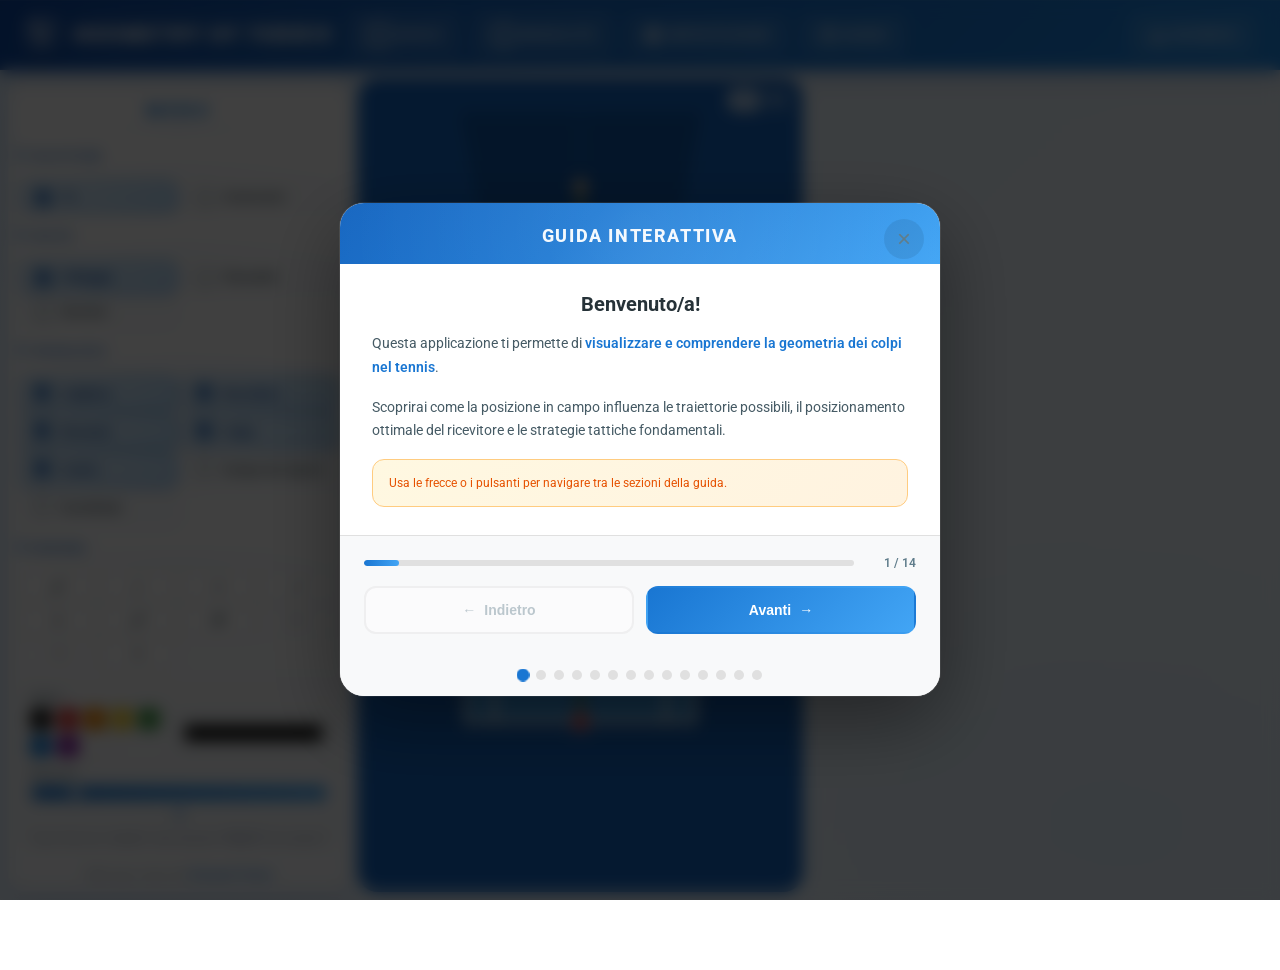
<file: index.html>
<!DOCTYPE html>
<html lang="it">
<head>
    <meta charset="UTF-8" />
    <meta name="viewport" content="width=device-width, initial-scale=1.0" />
    <title>Geometry of Tennis</title>
    <link rel="icon" type="image/svg+xml" href="data:image/svg+xml,<svg xmlns='http://www.w3.org/2000/svg' viewBox='0 0 64 64'><rect x='0' y='0' width='64' height='64' rx='14' fill='%231976d2'/><line x1='32' y1='52' x2='10' y2='12' stroke='white' stroke-width='4.5' stroke-linecap='round'/><line x1='32' y1='52' x2='54' y2='12' stroke='white' stroke-width='4.5' stroke-linecap='round'/><line x1='32' y1='52' x2='32' y2='12' stroke='white' stroke-width='2.8' stroke-linecap='round' stroke-dasharray='3 4' opacity='0.6'/><circle cx='32' cy='52' r='5.5' fill='white'/></svg>">
    <link rel="apple-touch-icon" sizes="180x180" href="apple-touch-icon.png">
    <link rel="apple-touch-icon" href="apple-touch-icon.png">
    <meta name="apple-mobile-web-app-title" content="Geometry of Tennis">
    <meta name="apple-mobile-web-app-capable" content="yes">
    <meta name="apple-mobile-web-app-status-bar-style" content="default">
    <meta name="theme-color" content="#1976d2">
    <meta name="description" content="Geometry of Tennis: visualizza dal punto di vista geometrico le traiettorie, il colpitore, il ricevitore e le tattiche nel singolare e nel doppio. Strumento didattico con modalità 1 colpo, 2 colpi e algoritmo del rischio." />
    <meta name="author" content="Giovanni Femia" />
    <meta id="og-url" property="og:url" content="" />
    <meta property="og:title" content="Geometry of Tennis" />
    <meta property="og:description" content="Impara le basi tattiche del tennis: geometria del campo, traiettorie, coperture e risposta del ricevitore, con vista dall'alto interattiva." />
    <meta property="og:type" content="website" />
    <meta property="og:locale" content="it_IT" />
    <meta name="twitter:card" content="summary_large_image" />
    <meta name="twitter:title" content="Geometry of Tennis" />
    <meta name="twitter:description" content="Impara le basi tattiche del tennis: geometria del campo, traiettorie, coperture e risposta del ricevitore, con vista dall'alto interattiva." />
    <link href="https://fonts.googleapis.com/css?family=Roboto:400,700&display=swap" rel="stylesheet">
    <link href="https://fonts.googleapis.com/css2?family=Poppins:wght@600;700;800;900&family=Montserrat:wght@700;800;900&display=swap" rel="stylesheet">
    <link rel="stylesheet" href="styles.css">
    <link rel="stylesheet" href="components-extras.css">
    <link rel="stylesheet" href="dark-mode.css">
    <link rel="stylesheet" href="algoritmo.css">
    <script>
        /* Applica subito il tema salvato (evita il lampo chiaro); la logica completa è in theme.js */
        (function () {
            var p = 'auto';
            try { p = localStorage.getItem('geometryOfTennis_theme') || 'auto'; } catch (e) {}
            var dark = p === 'dark' || (p !== 'light' && window.matchMedia && window.matchMedia('(prefers-color-scheme: dark)').matches);
            document.documentElement.setAttribute('data-theme', dark ? 'dark' : 'light');
        })();
    </script>
</head>
<body>
    <div id="app-a11y-announcer" role="status" aria-live="polite" aria-atomic="true"></div>
    <div id="eraserIndicator" class="eraser-indicator"></div>
    
    <!-- Tutorial Overlay -->
    <div id="tutorialOverlay" class="tutorial-overlay">
        <div class="tutorial-modal">
            <button id="tutorialClose" class="tutorial-close" aria-label="Chiudi tutorial">×</button>
            
            <div class="tutorial-header">
                <h1 class="tutorial-title">Geometry of Tennis</h1>
                <p class="tutorial-subtitle tutorial-subtitle-main">Guida Interattiva</p>
            </div>
            
            <div class="tutorial-content">
                <!-- Step 0: Introduzione -->
                <div class="tutorial-step" data-step="0">
                    <h2>Benvenuto/a!</h2>
                    <p>Questa applicazione ti permette di <strong>visualizzare e comprendere la geometria dei colpi nel tennis</strong>.</p>
                    <p>Scoprirai come la posizione in campo influenza le traiettorie possibili, il posizionamento ottimale del ricevitore e le strategie tattiche fondamentali.</p>
                    <div class="tutorial-tip">
                        <span>Usa le frecce o i pulsanti per navigare tra le sezioni della guida.</span>
                    </div>
                </div>
                
                <!-- Step 1: Campo -->
                <div class="tutorial-step" data-step="1">
                    <h2>Il Campo</h2>
                    <p>Il <strong>campo</strong> rappresenta la vista dall'alto di un campo da tennis. È diviso in due metà dalla rete (linea bianca orizzontale al centro).</p>
                    <ul class="tutorial-list">
                        <li><strong>Il Tuo Campo:</strong> La metà di campo in basso</li>
                        <li><strong>Il Campo Avversario:</strong> La metà di campo in alto</li>
                    </ul>
                    <p>Il campo mostra le <strong>linee di delimitazione</strong> e le <strong>aree di gioco</strong> standard di un campo da tennis.</p>
                    <div data-highlight="primary-court">    
                    </div>
                </div>
                
                <!-- Step 2: Colpitore -->
                <div class="tutorial-step" data-step="2">
                    <h2>Il Colpitore</h2>
                    <p>Il <strong>pallino rosso</strong> rappresenta la posizione da cui viene eseguito il colpo.</p>
                    <ul class="tutorial-list">
                        <li><strong>Trascinalo</strong> per spostare la posizione del colpitore</li>
                        <li>Puoi posizionarlo ovunque nel campo</li>
                        <li>La sua posizione determina le traiettorie possibili</li>
                    </ul>
                    <div class="tutorial-tip">
                        <span>Prova a spostare il pallino rosso e osserva come cambiano le direzioni</span>
                    </div>
                    <div data-highlight="player-dot">
                    </div>
                </div>
                
                <!-- Step 3: Direzioni -->
                <div class="tutorial-step" data-step="3">
                    <h2>Le Direzioni</h2>
                    <p>Le <strong>linee blu</strong> mostrano le traiettorie estreme possibili da quella posizione:</p>
                    <ul class="tutorial-list">
                        <li><strong>Linea sinistra:</strong> Massima angolazione verso sinistra</li>
                        <li><strong>Linea destra:</strong> Massima angolazione verso destra</li>
                        <li><strong>Linea tratteggiata:</strong> Centro del campo rispetto al colpo da ricevere</li>
                    </ul>
                    <p>L'<strong>area ombreggiata</strong> rappresenta tutto il campo che può essere raggiunto da quella posizione.</p>
                    <div data-highlight="wedge-area">
                    </div>
                </div>
                
                <!-- Step 4: Colpo e Ricevitore -->
                <div class="tutorial-step" data-step="4">
                    <h2>Il Colpo e il Ricevitore</h2>
                    <p>La <strong>linea gialla</strong> indica la direzione effettiva del colpo. Puoi trascinare l'estremità per cambiare direzione.</p>
                    <p>Il <strong>pallino rosso piccolo</strong> indica posizione del ricevitore dopo il colpo nel Singolare, quella nel momento del colpo in Doppio.</p>
                    <div class="tutorial-tip">
                        <span>Prova a spostare la linea gialla o il pallino rosso piccolo per scegliere una diversa direzione.</span>
                    </div>
                    <div data-highlight="shot-and-responder">
                    </div>
                </div>
                
                <!-- Step 5: Modalità -->
                <div class="tutorial-step" data-step="5">
                    <h2>Le Modalità</h2>
                    <p>L'app offre <strong>tre modalità</strong> di visualizzazione:</p>
                    <ul class="tutorial-list">
                        <li><strong>1 Colpo:</strong> Mostra solo il campo per analizzare un singolo colpo</li>
                        <li><strong>2 Colpi:</strong> Mostra in un secondo campo la visuale del ricevitore per il colpo successivo</li>
                        <li><strong>Algoritmo:</strong> Accanto al campo mostra il rischio del colpo (tecnico, tattico e totale, da 0 a 10), che si aggiorna mentre sposti colpitore e traiettoria. Disponibile nel singolare</li>
                    </ul>
                    <div data-highlight="modalita-section">
                    </div>
                </div>
                
                <!-- Step 6: Tipi di Gioco -->
                <div class="tutorial-step" data-step="6">
                    <h2>Singolare e Doppio</h2>
                    <p>Puoi studiare la tattica di entrambi i <strong>tipi di gioco</strong> del tennis:</p>
                    <ul class="tutorial-list">
                        <li><strong>Singolare:</strong> l'attenzione è sulla scelta delle direzioni e come coprire l'intero campo</li>
                        <li><strong>Doppio:</strong> ci sono più aspetti tattici da analizzare, come la divisione del campo da coprire e la scelta sull'avversario verso cui tirare</li>
                    </ul>
                    <div class="tutorial-tip">
                        <span>In doppio i giocatori a rete secondo questo modello coprono uno spazio fisso di campo, nella realtà l'ampiezza dipende dalla velocità del colpo che ricevono e dalla loro abilità.</span>
                    </div>
                </div>
                
                <!-- Step 7: 2 Colpi -->
                <div class="tutorial-step" data-step="7">
                    <h2>Modalità 2 Colpi</h2>
                    <p>La modalità <strong>2 Colpi</strong> mostra simultaneamente:</p>
                    <ul class="tutorial-list">
                        <li><strong>Campo sulla sinistra:</strong> Il colpo e le direzioni possibili</li>
                        <li><strong>Campo sulla destra:</strong> Le potenziali risposte del ricevitore e le sue opzioni</li>
                    </ul>
                    <p>Questa modalità mostra la visuale del ricevitore in base al colpo che riceve.</p>
                    <div class="tutorial-tip">
                        <span>Usa questa modalità per capire le conseguenze tattiche delle tue scelte!</span>
                    </div>
                    <div data-highlight="secondary-court">
                    </div>
                </div>
                
                <!-- Step 8: Scelta Colpitore -->
                <div class="tutorial-step" data-step="8">
                    <h2>Scelta del Colpitore</h2>
                    <p>Puoi scegliere <strong>chi sta colpendo</strong>:</p>
                    <ul class="tutorial-list">
                        <li><strong>Tu:</strong> Analizza i tuoi colpi e le risposte dell'avversario</li>
                        <li><strong>Avversario:</strong> Analizza i colpi dell'avversario e le tue possibili risposte</li>
                    </ul>
                    <p>Questa opzione ti permette di <strong>cambiare prospettiva</strong> e immedesimarti sia nel ruolo del colpitore che del ricevitore.</p>
                    <div data-highlight="colpitore-section">
                    </div>
                </div>
                
                <!-- Step 9: Scelta Tipologia -->
                <div class="tutorial-step" data-step="9">
                    <h2>Scelta del Colpo</h2>
                    <p>Ogni <strong>tipo di colpo</strong> ha caratteristiche geometriche diverse:</p>
                    <ul class="tutorial-list">
                        <li><strong>Palleggio:</strong> Colpi di scambio normali - angolazioni standard</li>
                        <li><strong>Passante:</strong> Colpi più estremi per chiudere il punto - maggiore rischio</li>
                        <li><strong>Attacco:</strong> Colpi per prendere la rete - seguito da un passante</li>
                        <li><strong>Servizio:</strong> Simula la geometria del servizio</li>
                    </ul>
                    <div class="tutorial-tip">
                        <span>L'Attacco non è selezionabile nella modalità 1 colpo, coincide con le angolazioni di Palleggio</span>
                    </div>
                    <div data-highlight="tipologia-section">
                    </div>
                </div>
                
                <!-- Step 10: Visualizza e Disegna -->
                <div class="tutorial-step" data-step="10">
                    <h2>Visualizza e Disegna</h2>
                    <p>Il menu include due sezioni per personalizzare la visualizzazione:</p>
                    <ul class="tutorial-list">
                        <li><strong>Visualizza:</strong> Attiva o disattiva i singoli elementi grafici</li>
                        <li><strong>Disegna:</strong> Traccia annotazioni direttamente sul campo</li>
                    </ul>
                    <div class="tutorial-tip">
                        <span>Usa Visualizza per scegliere gli elementi da mostrare nel campo. Usa Disegna per aggiungere appunti o linee.</span>
                    </div>
                    <div data-highlight="visualizza-disegna-section">
                    </div>
                </div>
                
                <!-- Step 11: A cosa serve l'app -->
                <div class="tutorial-step" data-step="11">
                    <h2>Per cosa è utile Geometry of Tennis</h2>
                    <p>Questa applicazione è progettata per:</p>
                    <ul class="tutorial-list">
                        <li><strong>Comprendere la geometria del tennis:</strong> Visualizza come la posizione influenza le traiettorie possibili</li>
                        <li><strong>Imparare il posizionamento:</strong> Scopri dove posizionarti dopo ogni colpo</li>
                        <li><strong>Analizzare le scelte tattiche:</strong> Vedi le conseguenze geometriche delle tue decisioni</li>
                        <li><strong>Pianificare strategie:</strong> Studia come aprire il campo e mettere l'avversario in difficoltà</li>
                    </ul>
                    <p>È uno <strong>strumento didattico</strong> per migliorare la comprensione tattica del gioco.</p>
                </div>
                
                <!-- Step 12: A cosa NON serve l'app -->
                <div class="tutorial-step" data-step="12">
                    <h2>Per cosa NON è utile Geometry of Tennis</h2>
                    <p>In questa applicazione non si analizzano certi aspetti, come:</p>
                    <ul class="tutorial-list">
                        <li><strong>Altezze dei Colpi:</strong> Essendo una visione bidimensionale, non si possono analizzare le altezze dei colpi</li>
                        <li><strong>Caratteristiche dei Giocatori:</strong> Non si tiene conto delle abilità tecniche</li>
                        <li><strong>Analisi biomeccanica:</strong> Non considera la tecnica di esecuzione dei colpi</li>
                        <li><strong>Fattori esterni:</strong> Non include vento, superficie, condizioni fisiche o psicologiche</li>
                    </ul>
                    <div class="tutorial-tip">
                        <span>L'app non mostra tutti gli aspetti del gioco, ma attraverso questa visione semplificata si possono comprendere i principi fondamentali della geometria nel tennis</span>
                    </div>
                </div>
                
                <!-- Step 13: Finale -->
                <div class="tutorial-step" data-step="13">
                    <h2>Inizia a Esplorare!</h2>
                    <p>Ora hai tutte le informazioni necessarie per utilizzare l'applicazione.</p>
                    <ul class="tutorial-list">
                        <li><strong>Se sei un Allenatore:</strong> Usa Geometry of Tennis come supporto per spiegare ai tuoi giocatori concetti tattici</li>
                        <li><strong>Se sei un Giocatore:</strong> Testa l'applicazione per vedere come varia la geometria del gioco in base alla tua posizione</li>
                    </ul>
                    <div class="tutorial-tip">
                        <span>Buon divertimento e buon apprendimento! 🎾</span>
                    </div>
                </div>
            </div>
            
            <div class="tutorial-footer">
                <div class="tutorial-progress">
                    <div class="progress-bar">
                        <div class="progress-fill" id="tutorialProgressFill"></div>
                    </div>
                    <span class="progress-text" id="tutorialProgressText">1 / 15</span>
                </div>
                <div class="tutorial-navigation">
                    <button id="tutorialPrev" class="tutorial-nav-btn" disabled>
                        <span>←</span> Indietro
                    </button>
                    <button id="tutorialNext" class="tutorial-nav-btn tutorial-nav-primary">
                        Avanti <span>→</span>
                    </button>
                </div>
            </div>
            
            <div class="tutorial-dots" id="tutorialDots"></div>
        </div>
    </div>
    
    <!-- Top Bar (desktop) -->
    <div class="top-bar" id="appTopBar" role="banner">
        <div class="top-bar-left">
            <div class="app-logo top-bar-logo">
                <span class="app-logo-mark" aria-hidden="true">
                    <svg viewBox="0 0 24 24" fill="none" xmlns="http://www.w3.org/2000/svg">
                        <line x1="12" y1="20" x2="3" y2="4" stroke="currentColor" stroke-width="1.8" stroke-linecap="round"/>
                        <line x1="12" y1="20" x2="21" y2="4" stroke="currentColor" stroke-width="1.8" stroke-linecap="round"/>
                        <line x1="12" y1="20" x2="12" y2="4" stroke="currentColor" stroke-width="1.2" stroke-linecap="round" stroke-dasharray="2 2.5" opacity="0.65"/>
                        <circle cx="12" cy="20" r="2.4" fill="currentColor"/>
                    </svg>
                </span>
                <h1 class="top-bar-title">
                    <span class="top-bar-title__w1">Geometry</span><br class="top-bar-title__break" aria-hidden="true" /><span class="top-bar-title__w2">of Tennis</span>
                </h1>
            </div>
            <div class="top-bar-segment top-bar-segment--app">
                <button id="topBarGioco" class="top-bar-item" title="Gioco" type="button">
                    <span class="top-bar-icon-gioco" id="topBarGiocoIcon">S</span>
                    <span class="top-bar-label">Gioco</span>
                </button>
                <button id="topBarModalita" class="top-bar-item" title="Modalità" type="button">
                    <span class="top-bar-icon-mode" id="topBarModalitaIcon">1</span>
                    <span class="top-bar-label">Modalità</span>
                </button>
                <button id="topBarImpostazioni" class="top-bar-item" title="Impostazioni" type="button">
                    <svg class="top-bar-icon" viewBox="0 0 24 24" width="20" height="20" aria-hidden="true">
                        <path fill="currentColor" d="M12,15.5A3.5,3.5 0 0,1 8.5,12A3.5,3.5 0 0,1 12,8.5A3.5,3.5 0 0,1 15.5,12A3.5,3.5 0 0,1 12,15.5M19.43,12.97C19.47,12.65 19.5,12.33 19.5,12C19.5,11.67 19.47,11.34 19.43,11L21.54,9.37C21.73,9.22 21.78,8.95 21.66,8.73L19.66,5.27C19.54,5.05 19.27,4.96 19.05,5.05L16.56,6.05C16.04,5.66 15.5,5.32 14.87,5.07L14.5,2.42C14.46,2.18 14.25,2 14,2H10C9.75,2 9.54,2.18 9.5,2.42L9.13,5.07C8.5,5.32 7.96,5.66 7.44,6.05L4.95,5.05C4.73,4.96 4.46,5.05 4.34,5.27L2.34,8.73C2.21,8.95 2.27,9.22 2.46,9.37L4.57,11C4.53,11.34 4.5,11.67 4.5,12C4.5,12.33 4.53,12.65 4.57,12.97L2.46,14.63C2.27,14.78 2.21,15.05 2.34,15.27L4.34,18.73C4.46,18.95 4.73,19.03 4.95,18.95L7.44,17.94C7.96,18.34 8.5,18.68 9.13,18.93L9.5,21.58C9.54,21.82 9.75,22 10,22H14C14.25,22 14.46,21.82 14.5,21.58L14.87,18.93C15.5,18.67 16.04,18.34 16.56,17.94L19.05,18.95C19.27,19.03 19.54,18.95 19.66,18.73L21.66,15.27C21.78,15.05 21.73,14.78 21.54,14.63L19.43,12.97Z"/>
                    </svg>
                    <span class="top-bar-label">Impostazioni</span>
                </button>
                <button id="topBarGuida" class="top-bar-item" title="Guida" type="button">
                    <svg class="top-bar-icon" viewBox="0 0 24 24" width="20" height="20" aria-hidden="true">
                        <path fill="currentColor" d="M11,18H13V16H11V18M12,2A10,10 0 0,0 2,12A10,10 0 0,0 12,22A10,10 0 0,0 22,12A10,10 0 0,0 12,2M12,20C7.59,20 4,16.41 4,12C4,7.59 7.59,4 12,4C16.41,4 20,7.59 20,12C20,16.41 16.41,20 12,20M12,6A4,4 0 0,0 8,10H10A2,2 0 0,1 12,8A2,2 0 0,1 14,10C14,12 11,11.75 11,15H13C13,12.75 16,12.5 16,10A4,4 0 0,0 12,6Z"/>
                    </svg>
                    <span class="top-bar-label">Guida</span>
                </button>
            </div>
        </div>
        <div class="top-bar-right">
            <div class="top-bar-segment top-bar-segment--app">
                <button id="topBarDownload" class="top-bar-item" title="Scarica" type="button">
                    <svg class="top-bar-icon" viewBox="0 0 24 24" width="20" height="20" aria-hidden="true">
                        <path fill="currentColor" d="M19,12V19H5V12H3V19A2,2 0 0,0 5,21H19A2,2 0 0,0 21,19V12H19M13,12.67L15.59,10.08L17,11.5L12,16.5L7,11.5L8.41,10.08L11,12.67V3H13V12.67Z" />
                    </svg>
                    <span class="top-bar-label">Scarica</span>
                </button>
            </div>
        </div>
    </div>

    <!-- Top Bar Modals -->
    <div id="topBarGiocoOverlay" class="top-bar-modal-overlay">
        <div class="top-bar-modal">
            <div class="top-bar-modal-header">
                <h2 class="top-bar-modal-title">Gioco</h2>
                <button class="top-bar-modal-close" aria-label="Chiudi">×</button>
            </div>
            <div class="top-bar-modal-content">
                <div class="mode-options">
                    <label class="mode-option" for="gioco_singolare_top">
                        <input id="gioco_singolare_top" type="radio" name="gioco_top" value="singolare" checked />
                        <div class="mode-option-content">
                            <span class="mode-option-icon">S</span>
                            <span class="mode-option-label">Singolare</span>
                        </div>
                    </label>
                    <label class="mode-option" for="gioco_doppio_top">
                        <input id="gioco_doppio_top" type="radio" name="gioco_top" value="doppio" />
                        <div class="mode-option-content">
                            <span class="mode-option-icon">D</span>
                            <span class="mode-option-label">Doppio</span>
                        </div>
                    </label>
                </div>
            </div>
        </div>
    </div>

    <div id="topBarModalitaOverlay" class="top-bar-modal-overlay">
        <div class="top-bar-modal">
            <div class="top-bar-modal-header">
                <h2 class="top-bar-modal-title">Modalità</h2>
                <button class="top-bar-modal-close" aria-label="Chiudi">×</button>
            </div>
            <div class="top-bar-modal-content">
                <div class="mode-options">
                    <label class="mode-option" for="modo_1colpo_top">
                        <input id="modo_1colpo_top" type="radio" name="modalita_top" value="1colpo" checked />
                        <div class="mode-option-content">
                            <span class="mode-option-icon">1</span>
                            <span class="mode-option-label">1 Colpo</span>
                        </div>
                    </label>
                    <label class="mode-option" for="modo_2colpi_top">
                        <input id="modo_2colpi_top" type="radio" name="modalita_top" value="2colpi" />
                        <div class="mode-option-content">
                            <span class="mode-option-icon">2</span>
                            <span class="mode-option-label">2 Colpi</span>
                        </div>
                    </label>
                    <label class="mode-option" for="modo_algoritmo_top">
                        <input id="modo_algoritmo_top" type="radio" name="modalita_top" value="algoritmo" />
                        <div class="mode-option-content">
                            <span class="mode-option-icon">A</span>
                            <span class="mode-option-label">Algoritmo</span>
                        </div>
                    </label>
                </div>
            </div>
        </div>
    </div>

    <div id="topBarImpostazioniOverlay" class="top-bar-modal-overlay">
        <div class="top-bar-modal">
            <div class="top-bar-modal-header">
                <h2 class="top-bar-modal-title">Impostazioni</h2>
                <button class="top-bar-modal-close" aria-label="Chiudi">×</button>
            </div>
            <div class="top-bar-modal-content">
                <!-- Superficie Campo -->
                <div class="control-section">
                    <h3 class="control-section-title">Superficie</h3>
                    <div class="control-options">
                        <label class="control-option" for="campo_cemento_top">
                            <input id="campo_cemento_top" type="radio" name="campoType_top" value="cemento" checked />
                            <span>Cemento</span>
                        </label>
                        <label class="control-option" for="campo_terra_top">
                            <input id="campo_terra_top" type="radio" name="campoType_top" value="terra" />
                            <span>Terra</span>
                        </label>
                        <label class="control-option" for="campo_erba_top">
                            <input id="campo_erba_top" type="radio" name="campoType_top" value="erba" />
                            <span>Erba</span>
                        </label>
                    </div>
                </div>

                <!-- Tema -->
                <div class="control-section">
                    <h3 class="control-section-title">Tema</h3>
                    <div class="control-options">
                            <label class="control-option" for="theme_auto_top">
                                <input id="theme_auto_top" type="radio" name="theme_top" value="auto" checked />
                                <span>Sistema</span>
                            </label>
                            <label class="control-option" for="theme_light_top">
                                <input id="theme_light_top" type="radio" name="theme_top" value="light" />
                                <span>Chiaro</span>
                            </label>
                            <label class="control-option" for="theme_dark_top">
                                <input id="theme_dark_top" type="radio" name="theme_top" value="dark" />
                                <span>Scuro</span>
                            </label>
                    </div>
                </div>
                
                <!-- Default -->
                <div class="control-section">
                    <h3 class="control-section-title">Default</h3>
                    <div class="control-options">
                        <div class="default-subsection">
                            <label class="control-option" for="default_gioco_top">
                                <span>Gioco:</span>
                                <select id="default_gioco_top" name="default_gioco_top">
                                    <option value="singolare" selected>Singolare</option>
                                    <option value="doppio">Doppio</option>
                                </select>
                            </label>
                        </div>
                        <div class="default-subsection">
                            <label class="control-option" for="default_colpitore_top">
                                <span>Colpitore:</span>
                                <select id="default_colpitore_top" name="default_colpitore_top">
                                    <option value="tuo" selected>Tu</option>
                                    <option value="avversario">Avversario</option>
                                </select>
                            </label>
                        </div>
                        <div class="default-subsection">
                            <label class="control-option" for="default_modalita_top">
                                <span>Modalità:</span>
                                <select id="default_modalita_top" name="default_modalita_top">
                                    <option value="1colpo" selected>1 Colpo</option>
                                    <option value="2colpi">2 Colpi</option>
                                    <option value="algoritmo">Algoritmo</option>
                                </select>
                            </label>
                        </div>
                        <div class="default-subsection">
                            <label class="control-option" for="default_tipologia_top">
                                <span>Colpo:</span>
                                <select id="default_tipologia_top" name="default_tipologia_top">
                                    <option value="palleggio" selected>Palleggio</option>
                                    <option value="passante">Passante</option>
                                    <option value="attacco">Attacco</option>
                                    <option value="servizio">Servizio</option>
                                </select>
                            </label>
                        </div>
                        <div class="default-subsection">
                            <label class="control-option" for="default_campoType_top">
                                <span>Superficie:</span>
                                <select id="default_campoType_top" name="default_campoType_top">
                                    <option value="cemento" selected>Cemento</option>
                                    <option value="terra">Terra</option>
                                    <option value="erba">Erba</option>
                                </select>
                            </label>
                        </div>
                        <div class="default-subsection">
                            <label class="control-option" for="default_view_player_top">
                                <input id="default_view_player_top" type="checkbox" checked />
                                <span>Visualizza: Colpitore</span>
                            </label>
                            <label class="control-option" for="default_view_responder_top">
                                <input id="default_view_responder_top" type="checkbox" checked />
                                <span>Visualizza: Ricevitore</span>
                            </label>
                            <label class="control-option" for="default_view_directions_top">
                                <input id="default_view_directions_top" type="checkbox" checked />
                                <span>Visualizza: Direzioni</span>
                            </label>
                            <label class="control-option" for="default_view_shot_top">
                                <input id="default_view_shot_top" type="checkbox" checked />
                                <span>Visualizza: Colpo</span>
                            </label>
                            <label class="control-option" for="default_view_center_top">
                                <input id="default_view_center_top" type="checkbox" />
                                <span>Visualizza: Centro</span>
                            </label>
                            <label class="control-option" for="default_view_coordinates_top">
                                <input id="default_view_coordinates_top" type="checkbox" />
                                <span>Visualizza: Coordinate</span>
                            </label>
                        </div>
                    </div>
                </div>
            </div>
        </div>
    </div>

    <div id="topBarDownloadOverlay" class="top-bar-modal-overlay">
        <div class="top-bar-modal">
            <div class="top-bar-modal-header">
                <h2 class="top-bar-modal-title">Scarica</h2>
                <button class="top-bar-modal-close" aria-label="Chiudi">×</button>
            </div>
            <div class="top-bar-modal-content">
                <div id="downloadOptionsTop" style="display: none;">
                    <!-- Opzioni per modalità 2 colpi -->
                    <div id="downloadOptions2ColpiTop" style="display: none;">
                        <div class="control-section" style="margin-bottom: 12px;">
                            <h3 class="control-section-title" style="cursor: default; pointer-events: none;">Cosa vuoi scaricare?</h3>
                            <div class="control-options" style="max-height: none; opacity: 1;">
                                <label class="control-option" for="download_both_top">
                                    <input id="download_both_top" type="radio" name="downloadType_top" value="both" />
                                    <span>Entrambi i Campi</span>
                                </label>
                                <label class="control-option" for="download_single_top">
                                    <input id="download_single_top" type="radio" name="downloadType_top" value="single" />
                                    <span>Solo un Campo</span>
                                </label>
                            </div>
                        </div>
                        <div id="singleCourtOptionsTop" class="control-section" style="margin-bottom: 12px; display: none;">
                            <h3 class="control-section-title" style="cursor: default; pointer-events: none;">Quale campo?</h3>
                            <div class="control-options" style="max-height: none; opacity: 1;">
                                <label class="control-option" for="download_primary_top">
                                    <input id="download_primary_top" type="radio" name="downloadCourt_top" value="primary" checked />
                                    <span>Primo Colpo</span>
                                </label>
                                <label class="control-option" for="download_secondary_top">
                                    <input id="download_secondary_top" type="radio" name="downloadCourt_top" value="secondary" />
                                    <span>Secondo Colpo</span>
                                </label>
                            </div>
                        </div>
                    </div>
                </div>
                <button id="downloadCourtImageTop" class="download-court-button" style="display: none;">
                    <svg viewBox="0 0 24 24" width="16" height="16" style="margin-right: 6px;">
                        <path fill="currentColor" d="M19,12V19H5V12H3V19A2,2 0 0,0 5,21H19A2,2 0 0,0 21,19V12H19M13,12.67L15.59,10.08L17,11.5L12,16.5L7,11.5L8.41,10.08L11,12.67V3H13V12.67Z" />
                    </svg>
                    Scarica Immagine
                </button>
            </div>
        </div>
    </div>

    <div id="mainAppView" class="page-container">
        <div class="controls-sidebar">
            <!-- MENU Header (Desktop Only) -->
            <div class="menu-header">
                <h2 class="menu-title">MENU</h2>
            </div>
            
            <!-- Mobile Navigation Bar -->
            <div class="mobile-nav-bar">
                <!-- Titolo a sinistra (logo rimosso su mobile) -->
                <div class="app-logo app-logo-mobile">
                    <span class="mobile-nav-title">Geometry<br>of Tennis</span>
                </div>
                
                <!-- Bottoni centrali -->
                <div class="mobile-nav-center">
                    <!-- Modalità -->
                    <button id="mobileNavModalita" class="mobile-nav-pill" data-section="modalita" title="Modalità">
                        <span class="pill-icon pill-icon-mode" id="mobileNavModalitaIcon">1</span>
                    </button>
                    
                    <!-- Menu (apre pannello sotto con opzioni come desktop) -->
                    <button id="mobileNavMenu" class="mobile-nav-pill mobile-nav-pill-with-label" data-section="menu" title="Menu">
                        <svg class="pill-icon" viewBox="0 0 24 24" width="20" height="20">
                            <path fill="currentColor" d="M3,6H21V8H3V6M3,11H21V13H3V11M3,16H21V18H3V16Z"/>
                        </svg>
                        <span class="pill-text">Menu</span>
                    </button>
                </div>
                
                <!-- 3 pallini a destra (apre drawer laterale con Guida e Impostazioni) -->
                <button id="mobileNavDots" class="mobile-nav-pill mobile-nav-dots" title="Altro">
                    <svg class="pill-icon" viewBox="0 0 24 24" width="20" height="20">
                        <path fill="currentColor" d="M12,16A2,2 0 0,1 14,18A2,2 0 0,1 12,20A2,2 0 0,1 10,18A2,2 0 0,1 12,16M12,10A2,2 0 0,1 14,12A2,2 0 0,1 12,14A2,2 0 0,1 10,12A2,2 0 0,1 12,10M12,4A2,2 0 0,1 14,6A2,2 0 0,1 12,8A2,2 0 0,1 10,6A2,2 0 0,1 12,4Z"/>
                    </svg>
                </button>
            </div>
            
            <div class="controls-sidebar-scroll">
            <!-- TITOLO PRINCIPALE (solo mobile) -->
            <div class="app-title-section">
                <span class="app-logo-mark app-logo-mark-large" aria-hidden="true">
                    <svg viewBox="0 0 24 24" fill="none" xmlns="http://www.w3.org/2000/svg">
                        <line x1="12" y1="20" x2="3" y2="4" stroke="currentColor" stroke-width="1.8" stroke-linecap="round"/>
                        <line x1="12" y1="20" x2="21" y2="4" stroke="currentColor" stroke-width="1.8" stroke-linecap="round"/>
                        <line x1="12" y1="20" x2="12" y2="4" stroke="currentColor" stroke-width="1.2" stroke-linecap="round" stroke-dasharray="2 2.5" opacity="0.65"/>
                        <circle cx="12" cy="20" r="2.4" fill="currentColor"/>
                    </svg>
                </span>
                <h1 class="app-title">Geometry of Tennis</h1>
            </div>
            
            <!-- SEZIONE GUIDA (per desktop) -->
            <div class="panel-section" id="panelGuida">
                <div class="panel-section-header" id="desktopGuidaButton" role="button" tabindex="0">
                    <span class="panel-section-title">GUIDA</span>
                </div>
            </div>
            
            <!-- SEZIONE MODALITÀ (separata) -->
            <div class="panel-section" id="panelModalita">
                <div class="panel-section-header" role="button" tabindex="0" aria-expanded="false">
                    <span class="panel-section-title">MODALITÀ</span>
                    <span class="panel-section-indicator" id="currentModeIndicator">1 Colpo</span>
                </div>
                <div class="panel-section-content">
                    <h3 class="control-section-title compact-title mobile-panel-content-title">
                        <span>Modalità</span>
                    </h3>
                    <div class="mode-options">
                        <label class="mode-option" for="modo_1colpo">
                            <input id="modo_1colpo" type="radio" name="modalita" value="1colpo" checked />
                            <div class="mode-option-content">
                                <span class="mode-option-icon">1</span>
                                <span class="mode-option-label">1 Colpo</span>
                            </div>
                        </label>
                        <label class="mode-option" for="modo_2colpi">
                            <input id="modo_2colpi" type="radio" name="modalita" value="2colpi" />
                            <div class="mode-option-content">
                                <span class="mode-option-icon">2</span>
                                <span class="mode-option-label">2 Colpi</span>
                            </div>
                        </label>
                        <label class="mode-option" for="modo_algoritmo">
                            <input id="modo_algoritmo" type="radio" name="modalita" value="algoritmo" />
                            <div class="mode-option-content">
                                <span class="mode-option-icon">A</span>
                                <span class="mode-option-label">Algoritmo</span>
                            </div>
                        </label>
                    </div>
                </div>
            </div>
            
            <!-- SEZIONE COLPITORE -->
            <div class="control-section compact" id="colpitoreSection">
                <h3 class="control-section-title compact-title">
                    <span>Colpitore</span>
                </h3>
                <div class="control-options compact-options grid-view">
                    <label class="control-option compact-option singolare-colpitore" for="colpitore_tuo">
                        <input id="colpitore_tuo" type="radio" name="colpitore" value="tuo" checked />
                        <span>Tu</span>
                    </label>
                    <label class="control-option compact-option singolare-colpitore" for="colpitore_avv">
                        <input id="colpitore_avv" type="radio" name="colpitore" value="avversario" />
                        <span>Avversario</span>
                    </label>
                    <label class="control-option compact-option doppio-colpitore" for="colpitore_g1" style="display:none">
                        <input id="colpitore_g1" type="radio" name="colpitore" value="giocatore1" />
                        <span>Giocatore 1</span>
                    </label>
                    <label class="control-option compact-option doppio-colpitore" for="colpitore_g2" style="display:none">
                        <input id="colpitore_g2" type="radio" name="colpitore" value="giocatore2" />
                        <span>Giocatore 2</span>
                    </label>
                    <label class="control-option compact-option doppio-colpitore" for="colpitore_a1" style="display:none">
                        <input id="colpitore_a1" type="radio" name="colpitore" value="avversario1" />
                        <span>Avversario 1</span>
                    </label>
                    <label class="control-option compact-option doppio-colpitore" for="colpitore_a2" style="display:none">
                        <input id="colpitore_a2" type="radio" name="colpitore" value="avversario2" />
                        <span>Avversario 2</span>
                    </label>
                </div>
            </div>
            
            <!-- SEZIONE COLPO -->
            <div class="control-section compact">
                <h3 class="control-section-title compact-title">
                    <span>Colpo</span>
                </h3>
                <div class="control-options compact-options grid-view">
                    <label class="control-option compact-option" for="tipo_pal">
                        <input id="tipo_pal" type="radio" name="tipologia" value="palleggio" checked />
                        <span>Palleggio</span>
                    </label>
                    <label class="control-option compact-option" for="tipo_pas">
                        <input id="tipo_pas" type="radio" name="tipologia" value="passante" />
                        <span>Passante</span>
                    </label>
                    <label class="control-option compact-option" for="tipo_att">
                        <input id="tipo_att" type="radio" name="tipologia" value="attacco" />
                        <span>Attacco</span>
                    </label>
                    <label class="control-option compact-option" for="tipo_ser">
                        <input id="tipo_ser" type="radio" name="tipologia" value="servizio" />
                        <span>Servizio</span>
                    </label>
                </div>
            </div>
            
            <!-- SEZIONE VISUALIZZA -->
            <div class="control-section compact">
                <h3 class="control-section-title compact-title">
                    <span>Visualizza</span>
                </h3>
                <div class="control-options compact-options grid-view">
                    <label class="control-option compact-option" for="view_player">
                        <input id="view_player" type="checkbox" checked />
                        <span>Colpitore</span>
                    </label>
                    <label class="control-option compact-option" for="view_responder">
                        <input id="view_responder" type="checkbox" checked />
                        <span>Ricevitore</span>
                    </label>
                    <label class="control-option compact-option" for="view_directions">
                        <input id="view_directions" type="checkbox" checked />
                        <span>Direzioni</span>
                    </label>
                    <label class="control-option compact-option" for="view_shot">
                        <input id="view_shot" type="checkbox" checked />
                        <span>Colpo</span>
                    </label>
                    <label class="control-option compact-option" for="view_center">
                        <input id="view_center" type="checkbox" />
                        <span>Centro</span>
                    </label>
                    <label class="control-option compact-option singolare-only" for="view_cover">
                        <input id="view_cover" type="checkbox" />
                        <span>Campo da Coprire</span>
                    </label>
                    <label class="control-option compact-option" for="view_coordinates">
                        <input id="view_coordinates" type="checkbox" />
                        <span>Coordinate</span>
                    </label>
                </div>
            </div>
            
            <!-- SEZIONE DISEGNA -->
            <div class="control-section compact" id="draw-section">
                <h3 class="control-section-title compact-title">
                    <span>Disegna</span>
                </h3>
                <div class="control-options compact-options">
                    <div class="draw-buttons-container compact">
                        <button id="draw_pen_btn" class="draw-tool-button compact" data-tool="pen" title="Matita (tratto fluido)">
                            <svg viewBox="0 0 24 24" width="16" height="16">
                                <path fill="currentColor" d="M20.71,7.04C21.1,6.65 21.1,6 20.71,5.63L18.37,3.29C18,2.9 17.35,2.9 16.96,3.29L15.12,5.12L18.87,8.87M3,17.25V21H6.75L17.81,9.93L14.06,6.18L3,17.25Z" />
                            </svg>
                        </button>
                        <button id="draw_highlighter_btn" class="draw-tool-button compact" data-tool="highlighter" title="Evidenziatore">
                            <svg viewBox="0 0 24 24" width="16" height="16" aria-hidden="true">
                                <path fill="currentColor" d="M5 19.5h6v-1.5H5v1.5zm9.77-12.18l-1.06-1.06-8.13 8.13-.71 2.12 2.12-.71 8.13-8.13-1.35-1.35zm.77-.77l2 2-9.24 9.24H6v-3.51l9.54-9.73z"/>
                            </svg>
                        </button>
                        <button id="draw_arrow_btn" class="draw-tool-button compact" data-tool="arrow" title="Freccia">
                            <svg viewBox="0 0 24 24" width="16" height="16">
                                <path fill="currentColor" d="M4,12 L18,12 M18,12 L13,7 M18,12 L13,17" stroke="currentColor" stroke-width="2" fill="none" stroke-linecap="round" stroke-linejoin="round"/>
                            </svg>
                        </button>
                        <button id="draw_line_btn" class="draw-tool-button compact" data-tool="line" title="Linea">
                            <svg viewBox="0 0 24 24" width="16" height="16">
                                <path fill="none" stroke="currentColor" stroke-width="2" stroke-linecap="round" d="M4,20 L20,4"/>
                            </svg>
                        </button>
                        <button id="draw_text_btn" class="draw-tool-button compact" data-tool="text" title="Testo">
                            <svg viewBox="0 0 24 24" width="16" height="16">
                                <path fill="currentColor" d="M9.6,14L12,7.7L14.4,14M11,5L5.5,19H7.7L8.8,16H15.2L16.3,19H18.5L13,5H11Z"/>
                            </svg>
                        </button>
                        <button id="draw_ruler_btn" class="draw-tool-button compact" data-tool="ruler" title="Righello">
                            <svg viewBox="0 0 24 24" width="16" height="16">
                                <path fill="currentColor" d="M1.39,18.36L3.16,16.6L4.58,18L5.64,16.95L4.22,15.54L5.64,14.12L8.11,16.6L9.17,15.54L6.7,13.06L8.11,11.65L9.53,13.06L10.59,12L9.17,10.59L10.59,9.17L13.06,11.65L14.12,10.59L11.65,8.11L13.06,6.7L14.47,8.11L15.54,7.05L14.12,5.64L15.54,4.22L18,6.7L19.07,5.64L16.6,3.16L18.36,1.39L22.61,5.64L5.64,22.61L1.39,18.36Z"/>
                            </svg>
                        </button>
                        <button id="draw_eraser_btn" class="draw-tool-button compact" data-tool="eraser" title="Gomma">
                            <svg viewBox="0 0 24 24" width="16" height="16">
                                <path fill="currentColor" d="M16.24,3.56L21.19,8.5C21.97,9.29 21.97,10.55 21.19,11.34L12,20.53C10.44,22.09 7.91,22.09 6.34,20.53L2.81,17C2.03,16.21 2.03,14.95 2.81,14.16L13.41,3.56C14.2,2.78 15.46,2.78 16.24,3.56M4.22,15.58L7.76,19.11C8.54,19.9 9.8,19.9 10.59,19.11L14.12,15.58L9.17,10.63L4.22,15.58Z" />
                            </svg>
                        </button>
                        <button type="button" id="draw_undo_btn" class="draw-tool-button compact draw-tool-button--undo" data-tool="undo" title="Annulla (Ctrl+Z)" aria-label="Annulla ultimo tratto" disabled>
                            <svg viewBox="0 0 24 24" width="16" height="16" aria-hidden="true"><path fill="currentColor" d="M12.5 8c-2.65 0-5.05 1-6.9 2.6L2 7v9h9l-3.62-3.62c1.39-1.16 3.16-1.88 5.12-1.88 3.54 0 6.55 2.31 7.6 5.5l2.37-.78C21.08 11.03 17.15 8 12.5 8z"/></svg>
                        </button>
                        <button type="button" id="draw_redo_btn" class="draw-tool-button compact draw-tool-button--redo" data-tool="redo" title="Ripristina (Ctrl+Y o Ctrl+Maiusc+Z)" aria-label="Ripristina" disabled>
                            <svg viewBox="0 0 24 24" width="16" height="16" aria-hidden="true"><path fill="currentColor" d="M18.4 10.6C16.55 9 14.15 8 11.5 8c-4.65 0-8.58 3.03-9.96 7.22l2.36.78c1.05-3.19 4.05-5.5 7.6-5.5 1.95 0 3.72.72 5.12 1.88L13 16h9V7l-3.6 3.6z"/></svg>
                        </button>
                        <button id="draw_clear_btn" class="draw-tool-button compact" data-tool="clear" title="Cancella tutto">
                            <svg viewBox="0 0 24 24" width="16" height="16">
                                <path fill="currentColor" d="M19,6.41L17.59,5L12,10.59L6.41,5L5,6.41L10.59,12L5,17.59L6.41,19L12,13.41L17.59,19L19,17.59L13.41,12L19,6.41Z" />
                            </svg>
                        </button>
                    </div>
                    <div class="draw-inspector" id="draw_inspector">
                        <div class="draw-color-picker-hover compact">
                            <span class="draw-label compact">Colore</span>
                            <div class="draw-color-row">
                                <div class="draw-color-swatches" role="group" aria-label="Colori rapidi">
                                    <button type="button" class="draw-swatch" data-draw-swatch="#1a1a1a" style="background:#1a1a1a" title="Nero"></button>
                                    <button type="button" class="draw-swatch" data-draw-swatch="#e53935" style="background:#e53935" title="Rosso"></button>
                                    <button type="button" class="draw-swatch" data-draw-swatch="#fb8c00" style="background:#fb8c00" title="Arancio"></button>
                                    <button type="button" class="draw-swatch" data-draw-swatch="#fdd835" style="background:#fdd835" title="Giallo"></button>
                                    <button type="button" class="draw-swatch" data-draw-swatch="#43a047" style="background:#43a047" title="Verde"></button>
                                    <button type="button" class="draw-swatch" data-draw-swatch="#1e88e5" style="background:#1e88e5" title="Blu"></button>
                                    <button type="button" class="draw-swatch" data-draw-swatch="#8e24aa" style="background:#8e24aa" title="Viola"></button>
                                    <button type="button" class="draw-swatch" data-draw-swatch="#ffffff" style="background:#ffffff;border:1px solid #ccc" title="Bianco"></button>
                                </div>
                                <input type="color" id="draw_color" value="#000000" class="compact-color" title="Selettore colore" aria-label="Colore personalizzato" />
                            </div>
                        </div>
                        <div class="draw-width-picker-hover compact">
                            <label class="draw-label compact" for="draw_width">Spessore</label>
                            <input type="range" id="draw_width" min="1" max="24" value="4" class="compact-range" />
                            <span id="draw_width_value" class="compact-value">4</span>
                        </div>
                        <div class="draw-text-menu-panel" id="draw_text_menu_panel" hidden>
                            <span class="draw-text-menu-title">Testo sul campo</span>
                            <textarea id="draw_text_menu_input" class="draw-text-menu-input" rows="3" maxlength="800" placeholder="Scrivi qui…"></textarea>
                            <div class="draw-text-menu-size-row">
                                <label class="draw-label compact" for="draw_text_menu_font_size">Dimensione</label>
                                <input type="range" id="draw_text_menu_font_size" min="12" max="64" value="18" class="compact-range" />
                                <span id="draw_text_menu_font_size_value" class="compact-value">18</span>
                            </div>
                            <p class="draw-text-menu-hint" id="draw_text_menu_hint">Clicca sul campo per posizionare il testo.</p>
                            <button type="button" id="draw_text_menu_apply_edit" class="draw-text-menu-apply" hidden>Applica modifiche</button>
                        </div>
                        <p class="draw-inspector-hint" id="draw_inspector_hint">Linee, freccia e righello: tieni premuto <kbd>Maiusc</kbd> per angoli a 45°</p>
                    </div>
                </div>
            </div>
            
            <!-- SEZIONE IMPOSTAZIONI (solo Superficie e Default) -->
            <div class="panel-section" id="panelImpostazioni">
                <div class="panel-section-header" role="button" tabindex="0" aria-expanded="false">
                    <span class="panel-section-title">IMPOSTAZIONI</span>
                </div>
                <div class="panel-section-content">
            <!-- Superficie Campo -->
            <div class="control-section collapsed">
                <h3 class="control-section-title">Superficie</h3>
                <div class="control-options">
                    <label class="control-option" for="campo_cemento">
                        <input id="campo_cemento" type="radio" name="campoType" value="cemento" checked />
                        <span>Cemento</span>
                    </label>
                    <label class="control-option" for="campo_terra">
                        <input id="campo_terra" type="radio" name="campoType" value="terra" />
                        <span>Terra</span>
                    </label>
                    <label class="control-option" for="campo_erba">
                        <input id="campo_erba" type="radio" name="campoType" value="erba" />
                        <span>Erba</span>
                    </label>
                </div>
            </div>

            <!-- Tema -->
            <div class="control-section collapsed">
                <h3 class="control-section-title">Tema</h3>
                <div class="control-options">
                        <label class="control-option" for="theme_auto">
                            <input id="theme_auto" type="radio" name="theme_panel" value="auto" checked />
                            <span>Sistema</span>
                        </label>
                        <label class="control-option" for="theme_light">
                            <input id="theme_light" type="radio" name="theme_panel" value="light" />
                            <span>Chiaro</span>
                        </label>
                        <label class="control-option" for="theme_dark">
                            <input id="theme_dark" type="radio" name="theme_panel" value="dark" />
                            <span>Scuro</span>
                        </label>
                </div>
            </div>
            
            <!-- Default -->
            <div class="control-section collapsed">
                <h3 class="control-section-title">Default</h3>
                <div class="control-options">
                    <div class="default-subsection">
                        <label class="control-option" for="default_gioco">
                            <span>Gioco:</span>
                            <select id="default_gioco" name="default_gioco">
                                <option value="singolare" selected>Singolare</option>
                                <option value="doppio">Doppio</option>
                            </select>
                        </label>
                    </div>
                    <div class="default-subsection">
                        <label class="control-option" for="default_colpitore">
                            <span>Colpitore:</span>
                            <select id="default_colpitore" name="default_colpitore">
                                <option value="tuo" selected>Tu</option>
                                <option value="avversario">Avversario</option>
                            </select>
                        </label>
                    </div>
                    <div class="default-subsection">
                        <label class="control-option" for="default_modalita">
                            <span>Modalità:</span>
                            <select id="default_modalita" name="default_modalita">
                                <option value="1colpo" selected>1 Colpo</option>
                                <option value="2colpi">2 Colpi</option>
                                <option value="algoritmo">Algoritmo</option>
                            </select>
                        </label>
                    </div>
                    <div class="default-subsection">
                        <label class="control-option" for="default_tipologia">
                            <span>Colpo:</span>
                            <select id="default_tipologia" name="default_tipologia">
                                <option value="palleggio" selected>Palleggio</option>
                                <option value="passante">Passante</option>
                                <option value="attacco">Attacco</option>
                                <option value="servizio">Servizio</option>
                            </select>
                        </label>
                    </div>
                    <div class="default-subsection">
                        <label class="control-option" for="default_campoType">
                            <span>Superficie:</span>
                            <select id="default_campoType" name="default_campoType">
                                <option value="cemento" selected>Cemento</option>
                                <option value="terra">Terra</option>
                                <option value="erba">Erba</option>
                            </select>
                        </label>
                    </div>
                    <div class="default-subsection">
                        <label class="control-option" for="default_view_player">
                            <input id="default_view_player" type="checkbox" checked />
                            <span>Visualizza: Colpitore</span>
                        </label>
                        <label class="control-option" for="default_view_responder">
                            <input id="default_view_responder" type="checkbox" checked />
                            <span>Visualizza: Ricevitore</span>
                        </label>
                        <label class="control-option" for="default_view_directions">
                            <input id="default_view_directions" type="checkbox" checked />
                            <span>Visualizza: Direzioni</span>
                        </label>
                        <label class="control-option" for="default_view_shot">
                            <input id="default_view_shot" type="checkbox" checked />
                            <span>Visualizza: Colpo</span>
                        </label>
                        <label class="control-option" for="default_view_center">
                            <input id="default_view_center" type="checkbox" />
                            <span>Visualizza: Centro</span>
                        </label>
                        <label class="control-option" for="default_view_coordinates">
                            <input id="default_view_coordinates" type="checkbox" />
                            <span>Visualizza: Coordinate</span>
                        </label>
                    </div>
                </div>
            </div>
                </div>
            </div>
            
            <!-- SEZIONE DOWNLOAD -->
            <div class="control-section compact" id="panelDownload">
                <h3 class="control-section-title compact-title">
                    <span>Scarica</span>
                </h3>
                <div class="control-options compact-options">
                    <div id="downloadOptions" style="display: none;">
                        <!-- Opzioni per modalità 2 colpi -->
                        <div id="downloadOptions2Colpi" style="display: none;">
                            <div class="download-option-group" style="margin-bottom: 12px;">
                                <h4 class="download-option-title">Cosa vuoi scaricare?</h4>
                                <div class="download-option-choices">
                                    <label class="control-option" for="download_both">
                                        <input id="download_both" type="radio" name="downloadType" value="both" checked />
                                        <span>Entrambi i Campi</span>
                                    </label>
                                    <label class="control-option" for="download_single">
                                        <input id="download_single" type="radio" name="downloadType" value="single" />
                                        <span>Solo un Campo</span>
                                    </label>
                                </div>
                            </div>
                            <div id="singleCourtOptions" class="download-option-group" style="margin-bottom: 12px; display: none;">
                                <h4 class="download-option-title">Quale campo?</h4>
                                <div class="download-option-choices">
                                    <label class="control-option" for="download_primary">
                                        <input id="download_primary" type="radio" name="downloadCourt" value="primary" checked />
                                        <span>Primo Colpo</span>
                                    </label>
                                    <label class="control-option" for="download_secondary">
                                        <input id="download_secondary" type="radio" name="downloadCourt" value="secondary" />
                                        <span>Secondo Colpo</span>
                                    </label>
                                </div>
                            </div>
                        </div>
                    </div>
                    <button id="downloadCourtImage" class="download-court-button" style="display: none;">
                        <svg viewBox="0 0 24 24" width="16" height="16" style="margin-right: 6px;">
                            <path fill="currentColor" d="M19,12V19H5V12H3V19A2,2 0 0,0 5,21H19A2,2 0 0,0 21,19V12H19M13,12.67L15.59,10.08L17,11.5L12,16.5L7,11.5L8.41,10.08L11,12.67V3H13V12.67Z" />
                        </svg>
                        Scarica Immagine
                    </button>
                </div>
            </div>
            </div>
            
            <!-- Footer crediti (solo desktop: nascosto su mobile tramite CSS) -->
            <div class="sidebar-footer">
                <span class="sidebar-footer-text">Web app creata da <strong>Giovanni Femia</strong></span>
            </div>
        </div>
        
        <button id="mobilePanelToggle" class="mobile-panel-toggle" type="button" aria-label="Mostra campo secondario">
            <span class="mobile-shot-label mobile-shot-label-first">Primo Colpo</span>
            <span class="mobile-panel-toggle-icon" aria-hidden="true"></span>
            <span class="mobile-shot-label mobile-shot-label-second">Secondo Colpo</span>
        </button>
        
        <div class="court-container primary-court">
            <div class="svg-wrap primary">
                <svg id="tennisCourt" role="img" width="100%" height="auto" viewBox="0 0 600 1006" style="background:#1565c0; border-radius:20px; display:block;" aria-label="Campo da tennis, vista dall'alto. Caricamento stato…">
                    <rect data-3d="base" x="184" y="150" width="232" height="672" fill="#42a5f5" stroke="#fff" stroke-width="5"/>
                    <rect data-3d="base" x="146" y="150" width="38" height="672" fill="#42a5f5" stroke="#fff" stroke-width="5"/>
                    <rect data-3d="base" x="416" y="150" width="38" height="672" fill="#42a5f5" stroke="#fff" stroke-width="5"/>
                    <rect data-3d="base" x="146" y="150" width="308" height="672" fill="none" stroke="#fff" stroke-width="5"/>
                    <line data-3d="base" x1="300" y1="318" x2="300" y2="654" stroke="#fff" stroke-width="5"/>
                    <line data-3d="base" x1="184" y1="318" x2="416" y2="318" stroke="#fff" stroke-width="5"/>
                    <line data-3d="base" x1="184" y1="654" x2="416" y2="654" stroke="#fff" stroke-width="5"/>
                    <line data-3d="base" x1="146" y1="150" x2="454" y2="150" stroke="#fff" stroke-width="5"/>
                    <line data-3d="base" x1="146" y1="822" x2="454" y2="822" stroke="#fff" stroke-width="5"/>
                    <line data-3d="base" x1="106" y1="486" x2="494" y2="486" stroke="#fff" stroke-width="10"/>
                    <!-- Loghi Geometry of Tennis (all'altezza delle linee del servizio, nei margini laterali) -->
                    <g class="court-logo" aria-hidden="true" pointer-events="none" opacity="0.92">
                        <g transform="translate(60,318)">
                            <rect x="-40" y="-40" width="80" height="80" rx="17" fill="#ffffff" fill-opacity="0.14" stroke="#ffffff" stroke-opacity="0.45" stroke-width="2"/>
                            <g transform="scale(3) translate(-12,-12)">
                                <line x1="12" y1="20" x2="3" y2="4" stroke="#fff" stroke-width="1.8" stroke-linecap="round"/>
                                <line x1="12" y1="20" x2="21" y2="4" stroke="#fff" stroke-width="1.8" stroke-linecap="round"/>
                                <line x1="12" y1="20" x2="12" y2="4" stroke="#fff" stroke-width="1.2" stroke-linecap="round" stroke-dasharray="2 2.5" opacity="0.7"/>
                                <circle cx="12" cy="20" r="2.4" fill="#fff"/>
                            </g>
                        </g>
                        <g transform="translate(540,654)">
                            <rect x="-40" y="-40" width="80" height="80" rx="17" fill="#ffffff" fill-opacity="0.14" stroke="#ffffff" stroke-opacity="0.45" stroke-width="2"/>
                            <g transform="scale(3) translate(-12,-12)">
                                <line x1="12" y1="20" x2="3" y2="4" stroke="#fff" stroke-width="1.8" stroke-linecap="round"/>
                                <line x1="12" y1="20" x2="21" y2="4" stroke="#fff" stroke-width="1.8" stroke-linecap="round"/>
                                <line x1="12" y1="20" x2="12" y2="4" stroke="#fff" stroke-width="1.2" stroke-linecap="round" stroke-dasharray="2 2.5" opacity="0.7"/>
                                <circle cx="12" cy="20" r="2.4" fill="#fff"/>
                            </g>
                        </g>
                    </g>
                    <!-- Coordinate system indicators -->
                    <!-- Campo B origin (300, 150) - top horizontal line center -->
                    <line data-3d="base" x1="300" y1="150" x2="300" y2="160" stroke="#fff" stroke-width="5"/>
                    <!-- Campo A origin (300, 822) - bottom horizontal line center -->
                    <line data-3d="base" x1="300" y1="822" x2="300" y2="812" stroke="#fff" stroke-width="5"/>
                    <polygon id="wedgeFill" points="300,822 185,0 415,0" fill="#000" fill-opacity="0.15" />
                    <line id="leftLine" x1="300" y1="822" x2="185" y2="0" stroke="#1976d2" stroke-width="3" stroke-linecap="round" />
                    <line id="rightLine" x1="300" y1="822" x2="415" y2="0" stroke="#1976d2" stroke-width="3" stroke-linecap="round" />
                    <line id="bisectorLine" x1="300" y1="822" x2="300" y2="0" stroke="#1976d2" stroke-width="2" stroke-dasharray="6 6" stroke-linecap="round" />
                    <line id="yellowLine" x1="300" y1="822" x2="300" y2="0" stroke="#ffd600" stroke-width="4" stroke-linecap="round" opacity="0.9" style="cursor: ew-resize;" />
                    <line id="h-measure" x1="300" y1="100" x2="300" y2="100" stroke="#ff6f00" stroke-width="4" opacity="0.9" />
                    <rect id="h-measure-badge" x="280" y="89" width="40" height="22" fill="white" stroke="#ff6f00" stroke-width="1" rx="4" />
                    <text id="h-measure-label" x="300" y="100" fill="#ff6f00" font-size="18" font-weight="700" text-anchor="middle" dominant-baseline="middle">0.0m</text>
                    <!-- Tutorial field labels (step 2: Il Campo) -->
                    <g id="tutorialFieldLabelTu" style="display: none;">
                        <rect x="258" y="851" width="84" height="38" rx="8" fill="white" fill-opacity="0.97" stroke="#1976d2" stroke-width="2"/>
                        <text x="300" y="870" fill="#1565c0" font-size="18" font-weight="800" text-anchor="middle" dominant-baseline="middle" letter-spacing="3">TU</text>
                    </g>
                    <g id="tutorialFieldLabelAvversario" style="display: none;">
                        <rect x="204" y="36" width="192" height="38" rx="8" fill="white" fill-opacity="0.97" stroke="#1976d2" stroke-width="2"/>
                        <text x="300" y="55" fill="#1565c0" font-size="18" font-weight="800" text-anchor="middle" dominant-baseline="middle" letter-spacing="3">AVVERSARIO</text>
                    </g>
                    <circle id="cursorDot" cx="300" cy="822" r="12" fill="#ff5252" stroke="#fff" stroke-width="2" />
                    <circle id="intersectionDot" cx="300" cy="100" r="8" fill="#ff5252" stroke="#fff" stroke-width="2" style="display: none; cursor: move;" />
                    <!-- Area di presa invisibile del ricevitore (più larga del pallino), sotto la maniglia della fine colpo -->
                    <circle id="receiverHitArea" cx="300" cy="100" r="14" fill="#000" style="display: none; opacity: 0; cursor: move;" />
                    <!-- Sopra il ricevitore: di default coincidono, il centro giallo sposta la fine del colpo, l'anello rosso il ricevitore -->
                    <circle id="shotEndHandle" cx="300" cy="100" r="5" fill="#ffd600" stroke="#fff" stroke-width="1.5" style="display: none; cursor: move;" />
                    <!-- Doubles players (hidden by default) -->
                    <circle id="doppioA1" cx="380" cy="842" r="12" fill="#ff5252" stroke="#fff" stroke-width="2" style="display: none; cursor: grab;" />
                    <circle id="doppioA2" cx="240" cy="582" r="12" fill="#ff5252" stroke="#fff" stroke-width="2" style="display: none; cursor: grab;" />
                    <circle id="doppioB1" cx="220" cy="130" r="12" fill="#ff5252" stroke="#fff" stroke-width="2" style="display: none; cursor: grab;" />
                    <circle id="doppioB2" cx="360" cy="390" r="12" fill="#ff5252" stroke="#fff" stroke-width="2" style="display: none; cursor: grab;" />
                </svg>
                <div id="measureArrowHtml" class="arrow-container"><div class="arrow"></div></div>
                <div id="coordinateTooltip" class="coordinate-tooltip">
                    <div class="tooltip-content">
                        <div id="tooltip-field-b" class="tooltip-field">
                            <span class="field-label">Campo B:</span>
                            <span id="fieldB-coords" class="field-coords">X: 0, Y: 0</span>
                        </div>
                        <div id="tooltip-field-a" class="tooltip-field">
                            <span class="field-label">Campo A:</span>
                            <span id="fieldA-coords" class="field-coords">X: 0, Y: 0</span>
                        </div>
                    </div>
                </div>
            </div>
        </div>
        
        <!-- Freccia tra i campi per modalità 2 colpi (solo desktop) -->
        <div id="courtsArrow" class="courts-arrow">
            <svg viewBox="0 0 24 24" width="48" height="48">
                <path fill="currentColor" d="M8.59,16.58L13.17,12L8.59,7.41L10,6L16,12L10,18L8.59,16.58Z" />
            </svg>
        </div>
        
        <div class="court-container secondary-court">
            <div class="svg-wrap secondary">
                <!-- Campo secondario generato in JS -->
            </div>
            <div id="courtLockOverlay" class="court-lock-overlay">
                <div class="lock-content">
                    <div class="lock-icon-wrapper">
                        <svg class="lock-icon" viewBox="0 0 24 24" aria-hidden="true">
                            <path fill="currentColor" d="M18 8h-1V6c0-2.76-2.24-5-5-5S7 3.24 7 6v2H6c-1.1 0-2 .9-2 2v10c0 1.1.9 2 2 2h12c1.1 0 2-.9 2-2V10c0-1.1-.9-2-2-2zM9 6c0-1.66 1.34-3 3-3s3 1.34 3 3v2H9V6zm9 14H6V10h12v10zm-6-3c1.1 0 2-.9 2-2s-.9-2-2-2-2 .9-2 2 .9 2 2 2z"/>
                        </svg>
                    </div>
                    <div class="lock-message">
                        Per sbloccare il campo è necessario visualizzare:
                        <div class="lock-requirements">
                            <span>• COLPITORE</span>
                            <span>• COLPO</span>
                            <span>• RICEVITORE</span>
                        </div>
                    </div>
                </div>
            </div>
        </div>

        <!-- Scheda Algoritmo (modalità Algoritmo): a destra del campo su schermi grandi,
             sotto il campo su schermi piccoli. Valori e mappa sono gestiti da algoritmo.js -->
        <aside id="algoPanel" class="algo-panel" aria-label="Algoritmo: rischio del colpo">
            <header class="algo-head">
                <span class="algo-mark" aria-hidden="true">
                    <svg viewBox="0 0 24 24" fill="none">
                        <line x1="12" y1="20" x2="3" y2="4" stroke="#fff" stroke-width="1.8" stroke-linecap="round"/>
                        <line x1="12" y1="20" x2="21" y2="4" stroke="#fff" stroke-width="1.8" stroke-linecap="round"/>
                        <line x1="12" y1="20" x2="12" y2="4" stroke="#fff" stroke-width="1.2" stroke-linecap="round" stroke-dasharray="2 2.5" opacity="0.75"/>
                        <circle cx="12" cy="20" r="2.4" fill="#fff"/>
                    </svg>
                </span>
                <div class="algo-head-text">
                    <span class="algo-kicker">Geometry of Tennis</span>
                    <h2 class="algo-title">Algoritmo</h2>
                    <p class="algo-sub">Rischio tecnico e tattico del colpo</p>
                </div>
            </header>

            <div class="algo-error" id="algoError" role="alert" hidden></div>

            <div class="algo-results" id="algoResults">
                <section class="algo-score" id="algoScore" aria-label="Rischio colpo">
                    <span class="algo-score-label"><span class="algo-long">Rischio colpo</span><span class="algo-short">Colpo</span></span>
                    <div class="algo-gauge">
                        <svg viewBox="0 0 220 124" aria-hidden="true">
                            <defs>
                                <linearGradient id="algoGaugeGrad" x1="0" y1="0" x2="1" y2="0">
                                    <stop offset="0%" stop-color="#22a861"/>
                                    <stop offset="45%" stop-color="#9ccc3d"/>
                                    <stop offset="70%" stop-color="#f2a516"/>
                                    <stop offset="100%" stop-color="#e5484d"/>
                                </linearGradient>
                            </defs>
                            <path class="algo-gauge-track" d="M20 112 A90 90 0 0 1 200 112" fill="none" stroke-width="16" stroke-linecap="round"/>
                            <path id="algoGaugeArc" d="M20 112 A90 90 0 0 1 200 112" fill="none" stroke="url(#algoGaugeGrad)" stroke-width="16" stroke-linecap="round" pathLength="100" stroke-dasharray="100" stroke-dashoffset="100"/>
                        </svg>
                        <div class="algo-gauge-value">
                            <span id="algoColpo">–</span><span class="algo-gauge-scale">/10</span>
                        </div>
                    </div>
                    <span class="algo-level" id="algoLevel">—</span>
                    <span class="algo-meter algo-score-meter" aria-hidden="true"><i id="algoColpoMeter"></i></span>
                </section>

                <div class="algo-parts">
                    <section class="algo-part" id="algoTecnicoCard" aria-label="Rischio tecnico">
                        <span class="algo-part-icon" aria-hidden="true">
                            <svg viewBox="0 0 24 24" fill="none" stroke="currentColor" stroke-width="2" stroke-linecap="round" stroke-linejoin="round"><circle cx="12" cy="12" r="9"/><circle cx="12" cy="12" r="5"/><circle cx="12" cy="12" r="1.2" fill="currentColor"/></svg>
                        </span>
                        <span class="algo-part-body">
                            <span class="algo-part-label"><span class="algo-long">Rischio tecnico</span><span class="algo-short">Tecnico</span></span>
                            <span class="algo-meter"><i id="algoTecnicoMeter"></i></span>
                        </span>
                        <span class="algo-part-value" id="algoTecnico">–</span>
                    </section>
                    <section class="algo-part" id="algoTatticoCard" aria-label="Rischio tattico">
                        <span class="algo-part-icon" aria-hidden="true">
                            <svg viewBox="0 0 24 24" fill="none" stroke="currentColor" stroke-width="2" stroke-linecap="round" stroke-linejoin="round"><path d="M12 3v18"/><path d="M5 8l7-5 7 5"/><path d="M4 21h16"/></svg>
                        </span>
                        <span class="algo-part-body">
                            <span class="algo-part-label"><span class="algo-long">Rischio tattico</span><span class="algo-short">Tattico</span></span>
                            <span class="algo-meter"><i id="algoTatticoMeter"></i></span>
                        </span>
                        <span class="algo-part-value" id="algoTattico">–</span>
                    </section>
                </div>
            </div>

            <section class="algo-view" aria-label="Vista sul campo">
                <span class="algo-section-title">Vista sul campo</span>
                <div class="algo-view-controls">
                    <div class="algo-seg" id="algoViewSeg" role="group" aria-label="Vista del campo">
                        <button type="button" data-view="direzioni" aria-pressed="true">Direzioni</button>
                        <button type="button" data-view="mappa" aria-pressed="false"><span class="algo-long">Mappa del rischio</span><span class="algo-short">Mappa</span></button>
                    </div>
                    <div class="algo-seg algo-seg--metric" id="algoMetricSeg" role="group" aria-label="Rischio mostrato nella mappa" hidden>
                        <button type="button" data-metric="colpo" aria-pressed="true">Colpo</button>
                        <button type="button" data-metric="tecnico" aria-pressed="false">Tecnico</button>
                        <button type="button" data-metric="tattico" aria-pressed="false">Tattico</button>
                    </div>
                </div>
                <div class="algo-map-legend" id="algoMapLegend" hidden>
                    <span class="algo-scale"><span>0</span><span class="algo-scale-bar"><i id="algoScaleMark"></i></span><span>10</span></span>
                    <span class="algo-map-stats">
                        <span>min <b id="algoMapMin">–</b></span>
                        <span>max <b id="algoMapMax">–</b></span>
                        <span><i class="algo-shot-swatch" aria-hidden="true"></i>colpo <b id="algoMapShot">–</b></span>
                    </span>
                </div>
            </section>
        </aside>
    </div>

    <!-- Alert overlay per movimento colpitore in modalità dinamico -->
    <div id="colpitoreMovementAlert" class="colpitore-movement-alert">
        <div class="colpitore-alert-modal">
            <div class="colpitore-alert-content">
                <h2 class="colpitore-alert-title">Attenzione!</h2>
                <p class="colpitore-alert-message">Stai cercando di muovere il colpitore in una posizione diversa rispetto al colpo che ha ricevuto, in questo modo non potrai simulare un punto realistico!</p>
                <button id="colpitoreAlertContinue" class="colpitore-alert-button">Continua</button>
            </div>
        </div>
    </div>

    <!-- Mobile Side Drawer (Modalità, Menu, Impostazioni) -->
    <div id="mobileSideDrawer" class="mobile-side-drawer" data-view="impostazioni">
        <div class="mobile-drawer-overlay" id="mobileDrawerOverlay"></div>
        <div class="mobile-drawer-content">
            <div class="mobile-drawer-header">
                <h3 class="mobile-drawer-title" id="mobileDrawerTitle">Impostazioni</h3>
                <button id="mobileDrawerClose" class="mobile-drawer-close">
                    <svg viewBox="0 0 24 24" width="24" height="24">
                        <path fill="currentColor" d="M19,6.41L17.59,5L12,10.59L6.41,5L5,6.41L10.59,12L5,17.59L6.41,19L12,13.41L17.59,19L19,17.59L13.41,12L19,6.41Z"/>
                    </svg>
                </button>
            </div>
            <div class="mobile-drawer-body">
                <!-- ============ MODALITÀ VIEW ============ -->
                <div class="mobile-drawer-view" data-view="modalita">
                    <div class="mobile-drawer-settings-group">
                        <h4 class="mobile-drawer-settings-title">Modalità</h4>
                        <div class="mobile-drawer-mode-group">
                            <label class="mobile-drawer-mode-option" for="modo_1colpo_drawer">
                                <input id="modo_1colpo_drawer" type="radio" name="modalita_drawer" value="1colpo" checked />
                                <span class="mobile-drawer-mode-content">
                                    <span class="mobile-drawer-mode-icon">1</span>
                                    <span class="mobile-drawer-mode-label">1 Colpo</span>
                                </span>
                            </label>
                            <label class="mobile-drawer-mode-option" for="modo_2colpi_drawer">
                                <input id="modo_2colpi_drawer" type="radio" name="modalita_drawer" value="2colpi" />
                                <span class="mobile-drawer-mode-content">
                                    <span class="mobile-drawer-mode-icon">2</span>
                                    <span class="mobile-drawer-mode-label">2 Colpi</span>
                                </span>
                            </label>
                            <label class="mobile-drawer-mode-option" for="modo_algoritmo_drawer">
                                <input id="modo_algoritmo_drawer" type="radio" name="modalita_drawer" value="algoritmo" />
                                <span class="mobile-drawer-mode-content">
                                    <span class="mobile-drawer-mode-icon">A</span>
                                    <span class="mobile-drawer-mode-label">Algoritmo</span>
                                </span>
                            </label>
                        </div>
                    </div>
                </div>

                <!-- ============ MENU VIEW ============ -->
                <div class="mobile-drawer-view" data-view="menu">
                    <!-- Colpitore -->
                    <div class="mobile-drawer-settings-group">
                        <h4 class="mobile-drawer-settings-title">Colpitore</h4>
                        <div class="mobile-drawer-radio-group">
                            <label class="mobile-drawer-radio singolare-colpitore">
                                <input type="radio" name="colpitore_drawer" value="tuo" checked />
                                <span>Tu</span>
                            </label>
                            <label class="mobile-drawer-radio singolare-colpitore">
                                <input type="radio" name="colpitore_drawer" value="avversario" />
                                <span>Avversario</span>
                            </label>
                            <label class="mobile-drawer-radio doppio-colpitore" style="display:none">
                                <input type="radio" name="colpitore_drawer" value="giocatore1" />
                                <span>Giocatore 1</span>
                            </label>
                            <label class="mobile-drawer-radio doppio-colpitore" style="display:none">
                                <input type="radio" name="colpitore_drawer" value="giocatore2" />
                                <span>Giocatore 2</span>
                            </label>
                            <label class="mobile-drawer-radio doppio-colpitore" style="display:none">
                                <input type="radio" name="colpitore_drawer" value="avversario1" />
                                <span>Avversario 1</span>
                            </label>
                            <label class="mobile-drawer-radio doppio-colpitore" style="display:none">
                                <input type="radio" name="colpitore_drawer" value="avversario2" />
                                <span>Avversario 2</span>
                            </label>
                        </div>
                    </div>

                    <!-- Colpo -->
                    <div class="mobile-drawer-settings-group">
                        <h4 class="mobile-drawer-settings-title">Colpo</h4>
                        <div class="mobile-drawer-radio-group">
                            <label class="mobile-drawer-radio">
                                <input type="radio" name="tipologia_drawer" value="palleggio" checked />
                                <span>Palleggio</span>
                            </label>
                            <label class="mobile-drawer-radio">
                                <input type="radio" name="tipologia_drawer" value="passante" />
                                <span>Passante</span>
                            </label>
                            <label class="mobile-drawer-radio">
                                <input type="radio" name="tipologia_drawer" value="attacco" />
                                <span>Attacco</span>
                            </label>
                            <label class="mobile-drawer-radio">
                                <input type="radio" name="tipologia_drawer" value="servizio" />
                                <span>Servizio</span>
                            </label>
                        </div>
                    </div>

                    <!-- Visualizza -->
                    <div class="mobile-drawer-settings-group">
                        <h4 class="mobile-drawer-settings-title">Visualizza</h4>
                        <div class="mobile-drawer-checkbox-group mobile-drawer-checkbox-group-plain">
                            <label class="mobile-drawer-checkbox">
                                <input type="checkbox" id="view_player_drawer" checked />
                                <span>Colpitore</span>
                            </label>
                            <label class="mobile-drawer-checkbox">
                                <input type="checkbox" id="view_responder_drawer" checked />
                                <span>Ricevitore</span>
                            </label>
                            <label class="mobile-drawer-checkbox">
                                <input type="checkbox" id="view_directions_drawer" checked />
                                <span>Direzioni</span>
                            </label>
                            <label class="mobile-drawer-checkbox">
                                <input type="checkbox" id="view_shot_drawer" checked />
                                <span>Colpo</span>
                            </label>
                            <label class="mobile-drawer-checkbox">
                                <input type="checkbox" id="view_center_drawer" />
                                <span>Centro</span>
                            </label>
                            <label class="mobile-drawer-checkbox singolare-only">
                                <input type="checkbox" id="view_cover_drawer" />
                                <span>Campo da Coprire</span>
                            </label>
                            <label class="mobile-drawer-checkbox">
                                <input type="checkbox" id="view_coordinates_drawer" />
                                <span>Coordinate</span>
                            </label>
                        </div>
                    </div>

                    <!-- Disegna -->
                    <div class="mobile-drawer-settings-group">
                        <h4 class="mobile-drawer-settings-title">Disegna</h4>
                        <div class="mobile-drawer-draw-tools">
                            <button type="button" class="mobile-drawer-draw-tool" data-target="draw_pen_btn" title="Matita" aria-label="Matita">
                                <svg viewBox="0 0 24 24" width="20" height="20">
                                    <path fill="currentColor" d="M20.71,7.04C21.1,6.65 21.1,6 20.71,5.63L18.37,3.29C18,2.9 17.35,2.9 16.96,3.29L15.12,5.12L18.87,8.87M3,17.25V21H6.75L17.81,9.93L14.06,6.18L3,17.25Z" />
                                </svg>
                            </button>
                            <button type="button" class="mobile-drawer-draw-tool" data-target="draw_highlighter_btn" title="Evidenziatore" aria-label="Evidenziatore">
                                <svg viewBox="0 0 24 24" width="20" height="20" aria-hidden="true">
                                    <path fill="currentColor" d="M5 19.5h6v-1.5H5v1.5zm9.77-12.18l-1.06-1.06-8.13 8.13-.71 2.12 2.12-.71 8.13-8.13-1.35-1.35zm.77-.77l2 2-9.24 9.24H6v-3.51l9.54-9.73z"/>
                                </svg>
                            </button>
                            <button type="button" class="mobile-drawer-draw-tool" data-target="draw_arrow_btn" title="Freccia" aria-label="Freccia">
                                <svg viewBox="0 0 24 24" width="20" height="20">
                                    <path fill="currentColor" d="M4,12 L18,12 M18,12 L13,7 M18,12 L13,17" stroke="currentColor" stroke-width="2" fill="none" stroke-linecap="round" stroke-linejoin="round"/>
                                </svg>
                            </button>
                            <button type="button" class="mobile-drawer-draw-tool" data-target="draw_line_btn" title="Linea" aria-label="Linea">
                                <svg viewBox="0 0 24 24" width="20" height="20">
                                    <path fill="none" stroke="currentColor" stroke-width="2" stroke-linecap="round" d="M4,20 L20,4"/>
                                </svg>
                            </button>
                            <button type="button" class="mobile-drawer-draw-tool" data-target="draw_text_btn" title="Testo" aria-label="Testo">
                                <svg viewBox="0 0 24 24" width="20" height="20">
                                    <path fill="currentColor" d="M9.6,14L12,7.7L14.4,14M11,5L5.5,19H7.7L8.8,16H15.2L16.3,19H18.5L13,5H11Z"/>
                                </svg>
                            </button>
                            <button type="button" class="mobile-drawer-draw-tool" data-target="draw_ruler_btn" title="Righello" aria-label="Righello">
                                <svg viewBox="0 0 24 24" width="20" height="20">
                                    <path fill="currentColor" d="M1.39,18.36L3.16,16.6L4.58,18L5.64,16.95L4.22,15.54L5.64,14.12L8.11,16.6L9.17,15.54L6.7,13.06L8.11,11.65L9.53,13.06L10.59,12L9.17,10.59L10.59,9.17L13.06,11.65L14.12,10.59L11.65,8.11L13.06,6.7L14.47,8.11L15.54,7.05L14.12,5.64L15.54,4.22L18,6.7L19.07,5.64L16.6,3.16L18.36,1.39L22.61,5.64L5.64,22.61L1.39,18.36Z"/>
                                </svg>
                            </button>
                            <button type="button" class="mobile-drawer-draw-tool" data-target="draw_eraser_btn" title="Gomma" aria-label="Gomma">
                                <svg viewBox="0 0 24 24" width="20" height="20">
                                    <path fill="currentColor" d="M16.24,3.56L21.19,8.5C21.97,9.29 21.97,10.55 21.19,11.34L12,20.53C10.44,22.09 7.91,22.09 6.34,20.53L2.81,17C2.03,16.21 2.03,14.95 2.81,14.16L13.41,3.56C14.2,2.78 15.46,2.78 16.24,3.56M4.22,15.58L7.76,19.11C8.54,19.9 9.8,19.9 10.59,19.11L14.12,15.58L9.17,10.63L4.22,15.58Z" />
                                </svg>
                            </button>
                            <button type="button" class="mobile-drawer-draw-tool" id="draw_undo_drawer" data-target="draw_undo_btn" title="Annulla" aria-label="Annulla">
                                <svg viewBox="0 0 24 24" width="20" height="20" aria-hidden="true"><path fill="currentColor" d="M12.5 8c-2.65 0-5.05 1-6.9 2.6L2 7v9h9l-3.62-3.62c1.39-1.16 3.16-1.88 5.12-1.88 3.54 0 6.55 2.31 7.6 5.5l2.37-.78C21.08 11.03 17.15 8 12.5 8z"/></svg>
                            </button>
                            <button type="button" class="mobile-drawer-draw-tool" id="draw_redo_drawer" data-target="draw_redo_btn" title="Ripristina" aria-label="Ripristina">
                                <svg viewBox="0 0 24 24" width="20" height="20" aria-hidden="true"><path fill="currentColor" d="M18.4 10.6C16.55 9 14.15 8 11.5 8c-4.65 0-8.58 3.03-9.96 7.22l2.36.78c1.05-3.19 4.05-5.5 7.6-5.5 1.95 0 3.72.72 5.12 1.88L13 16h9V7l-3.6 3.6z"/></svg>
                            </button>
                            <button type="button" class="mobile-drawer-draw-tool mobile-drawer-draw-tool-danger" data-target="draw_clear_btn" title="Cancella tutto" aria-label="Cancella tutto">
                                <svg viewBox="0 0 24 24" width="20" height="20">
                                    <path fill="currentColor" d="M19,6.41L17.59,5L12,10.59L6.41,5L5,6.41L10.59,12L5,17.59L6.41,19L12,13.41L17.59,19L19,17.59L13.41,12L19,6.41Z" />
                                </svg>
                            </button>
                        </div>
                        <div class="mobile-drawer-draw-options" id="drawer_draw_options" style="display: none;">
                            <div class="mobile-drawer-draw-row">
                                <label class="mobile-drawer-draw-label">Colore</label>
                                <input type="color" id="draw_color_drawer" value="#000000" class="mobile-drawer-color-input" />
                            </div>
                            <div class="mobile-drawer-draw-row">
                                <label class="mobile-drawer-draw-label">Spessore</label>
                                <input type="range" id="draw_width_drawer" min="1" max="24" value="4" class="mobile-drawer-range" />
                                <span id="draw_width_value_drawer" class="mobile-drawer-range-value">4</span>
                            </div>
                        </div>
                        <div class="mobile-drawer-text-menu" id="draw_text_menu_panel_drawer" style="display: none;">
                            <span class="mobile-drawer-draw-label">Testo sul campo</span>
                            <textarea id="draw_text_menu_input_drawer" class="mobile-drawer-text-input" rows="3" maxlength="800" placeholder="Scrivi qui…"></textarea>
                            <div class="mobile-drawer-draw-row">
                                <label class="mobile-drawer-draw-label">Dimensione</label>
                                <input type="range" id="draw_text_menu_font_size_drawer" min="12" max="64" value="18" class="mobile-drawer-range" />
                                <span id="draw_text_menu_font_size_value_drawer" class="mobile-drawer-range-value">18</span>
                            </div>
                            <p class="mobile-drawer-text-hint" id="draw_text_menu_hint_drawer">Clicca sul campo per posizionare.</p>
                            <button type="button" id="draw_text_menu_apply_edit_drawer" class="mobile-drawer-text-apply" style="display: none;">Applica modifiche</button>
                        </div>
                    </div>

                    <!-- Scarica -->
                    <div class="mobile-drawer-settings-group">
                        <h4 class="mobile-drawer-settings-title">Scarica</h4>
                        <div id="drawer_downloadOptions" class="mobile-drawer-download-options" style="display: none;">
                            <div id="drawer_downloadOptions2Colpi" style="display: none;">
                                <div class="mobile-drawer-download-subgroup">
                                    <span class="mobile-drawer-download-label">Cosa vuoi scaricare?</span>
                                    <div class="mobile-drawer-radio-group">
                                        <label class="mobile-drawer-radio">
                                            <input type="radio" name="downloadType_drawer" value="both" checked />
                                            <span>Entrambi i Campi</span>
                                        </label>
                                        <label class="mobile-drawer-radio">
                                            <input type="radio" name="downloadType_drawer" value="single" />
                                            <span>Solo un Campo</span>
                                        </label>
                                    </div>
                                </div>
                                <div id="drawer_singleCourtOptions" class="mobile-drawer-download-subgroup" style="display: none;">
                                    <span class="mobile-drawer-download-label">Quale campo?</span>
                                    <div class="mobile-drawer-radio-group">
                                        <label class="mobile-drawer-radio">
                                            <input type="radio" name="downloadCourt_drawer" value="primary" checked />
                                            <span>Primo Colpo</span>
                                        </label>
                                        <label class="mobile-drawer-radio">
                                            <input type="radio" name="downloadCourt_drawer" value="secondary" />
                                            <span>Secondo Colpo</span>
                                        </label>
                                    </div>
                                </div>
                            </div>
                        </div>
                        <button id="drawer_downloadCourtImage" class="mobile-drawer-download-btn" type="button" style="display: none;">
                            <svg viewBox="0 0 24 24" width="18" height="18">
                                <path fill="currentColor" d="M19,12V19H5V12H3V19A2,2 0 0,0 5,21H19A2,2 0 0,0 21,19V12H19M13,12.67L15.59,10.08L17,11.5L12,16.5L7,11.5L8.41,10.08L11,12.67V3H13V12.67Z" />
                            </svg>
                            <span>Scarica Immagine</span>
                        </button>
                    </div>
                </div>

                <!-- ============ IMPOSTAZIONI VIEW ============ -->
                <div class="mobile-drawer-view active" data-view="impostazioni">
                <!-- Guida Button -->
                <button id="mobileDrawerGuida" class="mobile-drawer-item" type="button">
                    <svg viewBox="0 0 24 24" width="24" height="24" aria-hidden="true">
                        <path fill="currentColor" d="M11,18H13V16H11V18M12,2A10,10 0 0,0 2,12A10,10 0 0,0 12,22A10,10 0 0,0 22,12A10,10 0 0,0 12,2M12,20C7.59,20 4,16.41 4,12C4,7.59 7.59,4 12,4C16.41,4 20,7.59 20,12C20,16.41 16.41,20 12,20M12,6A4,4 0 0,0 8,10H10A2,2 0 0,1 12,8A2,2 0 0,1 14,10C14,12 11,11.75 11,15H13C13,12.75 16,12.5 16,10A4,4 0 0,0 12,6Z"/>
                    </svg>
                    <span>Guida</span>
                </button>

                <!-- Gioco -->
                <div class="mobile-drawer-settings-group">
                    <h4 class="mobile-drawer-settings-title">Gioco</h4>
                    <div class="mobile-drawer-radio-group">
                        <label class="mobile-drawer-radio">
                            <input type="radio" name="gioco_drawer" value="singolare" checked />
                            <span>Singolare</span>
                        </label>
                        <label class="mobile-drawer-radio">
                            <input type="radio" name="gioco_drawer" value="doppio" />
                            <span>Doppio</span>
                        </label>
                    </div>
                </div>
                
                <!-- Superficie -->
                <div class="mobile-drawer-settings-group">
                    <h4 class="mobile-drawer-settings-title">Superficie</h4>
                    <div class="mobile-drawer-radio-group">
                        <label class="mobile-drawer-radio">
                            <input type="radio" name="campoType_drawer" value="cemento" checked />
                            <span>Cemento</span>
                        </label>
                        <label class="mobile-drawer-radio">
                            <input type="radio" name="campoType_drawer" value="terra" />
                            <span>Terra</span>
                        </label>
                        <label class="mobile-drawer-radio">
                            <input type="radio" name="campoType_drawer" value="erba" />
                            <span>Erba</span>
                        </label>
                    </div>
                </div>

                <!-- Tema -->
                <div class="mobile-drawer-settings-group">
                    <h4 class="mobile-drawer-settings-title">Tema</h4>
                    <div class="mobile-drawer-radio-group">
                        <label class="mobile-drawer-radio">
                            <input type="radio" name="theme_drawer" value="auto" checked />
                            <span>Sistema</span>
                        </label>
                        <label class="mobile-drawer-radio">
                            <input type="radio" name="theme_drawer" value="light" />
                            <span>Chiaro</span>
                        </label>
                        <label class="mobile-drawer-radio">
                            <input type="radio" name="theme_drawer" value="dark" />
                            <span>Scuro</span>
                        </label>
                    </div>
                </div>
                
                <!-- Default -->
                <div class="mobile-drawer-settings-group">
                    <h4 class="mobile-drawer-settings-title">Default</h4>
                    <div class="mobile-drawer-select-group">
                        <label class="mobile-drawer-select-label">
                            <span>Gioco:</span>
                            <select id="default_gioco_drawer">
                                <option value="singolare" selected>Singolare</option>
                                <option value="doppio">Doppio</option>
                            </select>
                        </label>
                        <label class="mobile-drawer-select-label">
                            <span>Colpitore:</span>
                            <select id="default_colpitore_drawer">
                                <option value="tuo" selected>Tu</option>
                                <option value="avversario">Avversario</option>
                            </select>
                        </label>
                        <label class="mobile-drawer-select-label">
                            <span>Modalità:</span>
                            <select id="default_modalita_drawer">
                                <option value="1colpo" selected>1 Colpo</option>
                                <option value="2colpi">2 Colpi</option>
                                <option value="algoritmo">Algoritmo</option>
                            </select>
                        </label>
                        <label class="mobile-drawer-select-label">
                            <span>Colpo:</span>
                            <select id="default_tipologia_drawer">
                                <option value="palleggio" selected>Palleggio</option>
                                <option value="passante">Passante</option>
                                <option value="attacco">Attacco</option>
                                <option value="servizio">Servizio</option>
                            </select>
                        </label>
                        <label class="mobile-drawer-select-label">
                            <span>Superficie:</span>
                            <select id="default_campoType_drawer">
                                <option value="cemento" selected>Cemento</option>
                                <option value="terra">Terra</option>
                                <option value="erba">Erba</option>
                            </select>
                        </label>
                    </div>
                    <div class="mobile-drawer-checkbox-group">
                        <label class="mobile-drawer-checkbox">
                            <input type="checkbox" id="default_view_player_drawer" checked />
                            <span>Visualizza: Colpitore</span>
                        </label>
                        <label class="mobile-drawer-checkbox">
                            <input type="checkbox" id="default_view_responder_drawer" checked />
                            <span>Visualizza: Ricevitore</span>
                        </label>
                        <label class="mobile-drawer-checkbox">
                            <input type="checkbox" id="default_view_directions_drawer" checked />
                            <span>Visualizza: Direzioni</span>
                        </label>
                        <label class="mobile-drawer-checkbox">
                            <input type="checkbox" id="default_view_shot_drawer" checked />
                            <span>Visualizza: Colpo</span>
                        </label>
                        <label class="mobile-drawer-checkbox">
                            <input type="checkbox" id="default_view_center_drawer" />
                            <span>Visualizza: Centro</span>
                        </label>
                        <label class="mobile-drawer-checkbox">
                            <input type="checkbox" id="default_view_coordinates_drawer" />
                            <span>Visualizza: Coordinate</span>
                        </label>
                    </div>
                </div>
                </div>
                <!-- ============ END IMPOSTAZIONI VIEW ============ -->

                <!-- Footer crediti (solo mobile, condiviso tra le view) -->
                <div class="mobile-drawer-footer">
                    <span class="mobile-drawer-footer-text">Web app creata da <strong>Giovanni Femia</strong></span>
                </div>
            </div>
        </div>
    </div>

    <script src="app.js"></script>
    <script src="court3d.js"></script>
    <script src="algoritmo.js"></script>
    <script src="theme.js"></script>

</body>
</html>
</file>
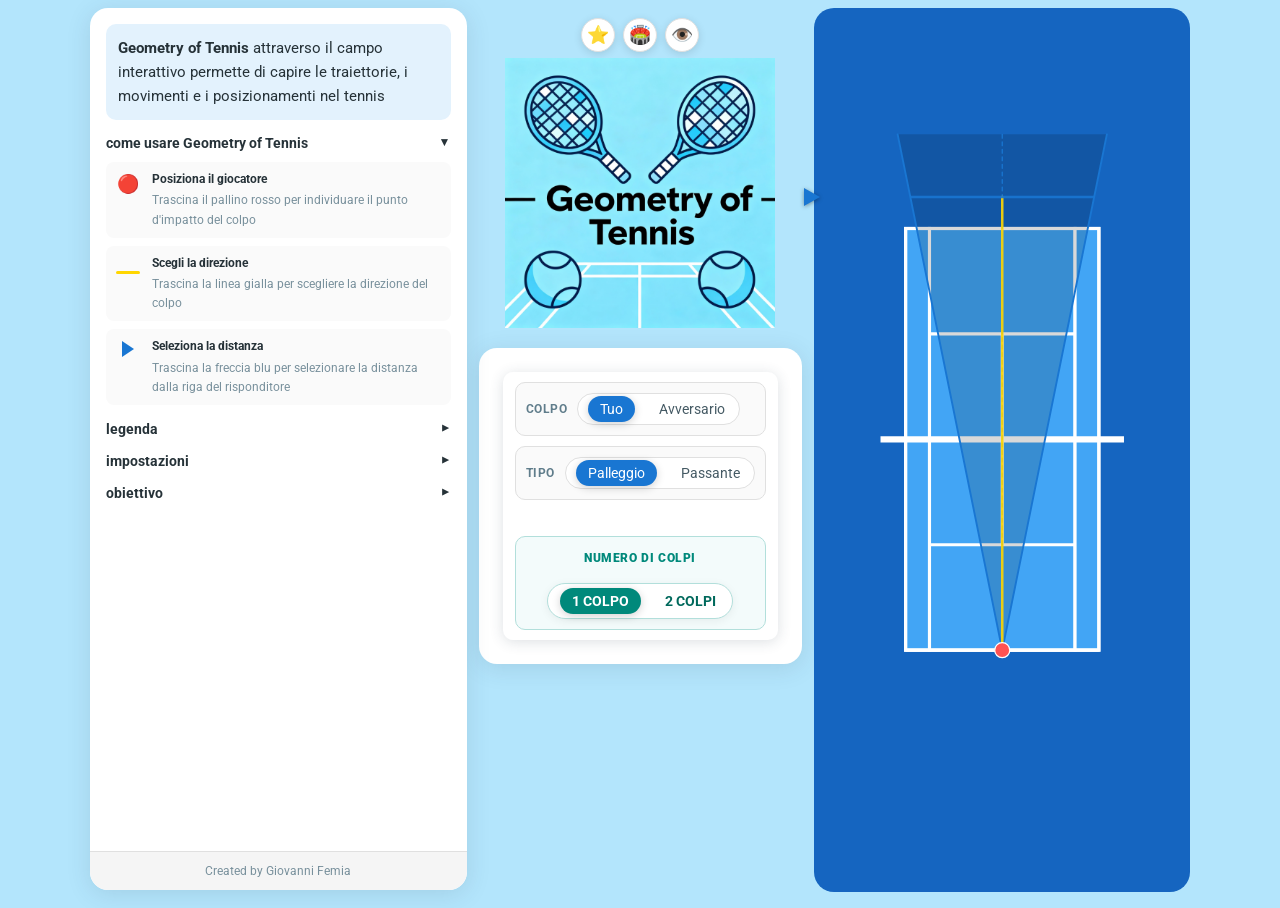
<file: app.html>
<!DOCTYPE html>
<html lang="it">
<head>
    <meta charset="UTF-8" />
    <meta name="viewport" content="width=device-width, initial-scale=1.0" />
    <title>Geometry of Tennis</title>
    <link href="https://fonts.googleapis.com/css?family=Roboto:400,700&display=swap" rel="stylesheet">
    <style>
        body {
            font-family: 'Roboto', Arial, sans-serif;
            margin: 0;
            min-height: 100vh;
            background: linear-gradient(135deg, #b3e5fc 0%, #b3e5fc 100%);
        }

        .page-container { max-width: 1100px; margin: 0.5em auto; padding: 0 1em; display: grid; grid-template-columns: 1fr; gap: 1.2em; position: relative; }

        .panel { background: #fff; border-radius: 18px; box-shadow: 0 4px 24px rgba(44, 62, 80, 0.13); padding: 1.5em; }

        .court-container { margin-top: 0; margin-right: 0; position: relative;}
        .panel.court-container { background: transparent; padding: 0; box-shadow: none; border-radius: 0; }
        .svg-wrap { position: relative; width: auto; max-width: 100%; margin: 0 auto; }
        .svg-wrap svg { height: calc(100vh - 16px); width: auto; max-width: 100%; }
        @media (max-height: 900px) {
            .svg-wrap svg { height: calc(100vh - 16px); }
        }
        .svg-wrap.secondary { display: none; }
        .panel.court-container:last-child { display: none; }
        .panel.court-container:last-child .svg-wrap.secondary { display: block; }
        .three-cols { display: grid; grid-template-columns: 1fr auto 1fr; align-items: start; gap: 12px; }

        .arrow-container { position: absolute; left: -10px; top: 0; width: 28px; height: 28px; transform: translateY(-50%); cursor: ns-resize; z-index: 25; display: none; }
        .arrow-container .arrow { position: absolute; left: 0; top: 50%; transform: translateY(-50%); width: 0; height: 0; border-top: 9px solid transparent; border-bottom: 9px solid transparent; border-left: 16px solid #ff6f00; filter: drop-shadow(0 1px 2px rgba(0,0,0,0.4)); }

        .side-controls { position: static; background: #fff; border-radius: 10px; box-shadow: 0 2px 14px rgba(44,62,80,0.16); padding: 10px 12px; font-size: 14px; color: #263238; z-index: 24; --accent-color: #1976d2; }
        .side-controls .row { display: flex; align-items: center; gap: 8px; }
        .side-controls label { display: inline-flex; align-items: center; gap: 6px; margin-left: 8px; cursor: pointer; }
        .side-controls input[type="radio"] { accent-color: var(--accent-color); }
        .side-controls .row + .row { margin-top: 8px; }
        .side-controls .control-group { background: #fafafa; border: 1px solid #e0e0e0; border-radius: 10px; padding: 10px; display: flex; align-items: center; gap: 10px; }
        .side-controls .control-group + .control-group { margin-top: 10px; }
        .side-controls .control-title { font-size: 12px; font-weight: 700; color: #607d8b; margin: 0; text-transform: uppercase; letter-spacing: 0.5px; white-space: nowrap; }
        .side-controls .segment { display: inline-flex; align-items: center; gap: 4px; background: #fff; border: 1px solid #e0e0e0; border-radius: 999px; padding: 2px; }
        .side-controls .segment .seg-radio { position: absolute; opacity: 0; pointer-events: none; }
        .side-controls .segment .seg-item { padding: 6px 12px; border-radius: 999px; color: #455a64; line-height: 1; user-select: none; transition: all 0.15s ease; }
        .side-controls .segment .seg-item:hover { background: #f5f5f5; }
        .side-controls .segment .seg-radio:checked + .seg-item { background: var(--accent-color); color: #fff; box-shadow: 0 2px 8px rgba(0, 0, 0, 0.18); }
        #cursorDot { cursor: grab; }
        .app-title-wrap { text-align: center; margin: 0; position: absolute; top: 10px; left: 0; right: 0; z-index: 10; pointer-events: none; transition: all 0.3s ease; grid-column: 1 / -1; }
        .app-title-wrap.two-shot-mode { position: static; grid-column: 1 !important; grid-row: 1; margin-bottom: 1em; }
        .app-title { margin: 0; font-weight: 900; color: #263238; letter-spacing: 0.4px; line-height: 1.05; pointer-events: none; }
        .app-title span { display: block; font-size: 28px; }
        .app-title img { height: 270px; width: auto; pointer-events: none; transition: height 0.3s ease; }
        .header-actions { display: flex; justify-content: center; align-items: center; gap: 8px; margin-bottom: 6px; pointer-events: auto; }
        .icon-btn { background: #ffffff; color: #263238; border: 1px solid #e0e0e0; border-radius: 999px; width: 34px; height: 34px; display: inline-flex; align-items: center; justify-content: center; box-shadow: 0 2px 8px rgba(0,0,0,0.12); cursor: pointer; pointer-events: auto; }
        .icon-btn:hover { background: #f5f5f5; }
        .icon-btn .icon { width: 16px; height: 16px; }
        .icon-btn .btn-label { font-weight: 900; font-size: 18px; line-height: 1; }
        .view-menu { position: absolute; top: 46px; left: 50%; transform: translateX(-50%); background: #ffffff; border: 1px solid #e0e0e0; border-radius: 10px; box-shadow: 0 8px 24px rgba(0,0,0,0.16); padding: 6px; z-index: 30; min-width: 220px; pointer-events: auto; }
        .app-title-wrap.two-shot-mode .view-menu { position: absolute; }
        .view-menu .item { display: flex; align-items: center; gap: 8px; padding: 6px 8px; border-radius: 8px; cursor: pointer; user-select: none; }
        .view-menu .item:hover { background: #f5f5f5; }
        .view-menu input[type="checkbox"] { accent-color: var(--accent-color); }
        .view-menu input[type="radio"] { accent-color: var(--accent-color); }
        .three-cols > .panel:not(.court-container):not(.info-panel) { margin-top: 340px; }
        .three-cols > .info-panel { margin-top: 0; }
        /* Modalità 2 colpi: layout con logo + controlli a sinistra, due campi a centro/destra */
        body.two-courts-active .three-cols { grid-template-columns: auto 1fr 1fr; }
        body.two-courts-active .app-title-wrap { position: static !important; grid-column: 1 !important; grid-row: 1; margin-bottom: 1em; }
        body.two-courts-active .info-panel { display: none !important; }
        body.two-courts-active .panel:not(.court-container):not(.info-panel) { margin-top: 0; grid-column: 1; grid-row: 2; }
        body.two-courts-active .panel.court-container:nth-last-of-type(2) { grid-column: 2; grid-row: 1 / span 2; }
        body.two-courts-active .panel.court-container:last-of-type { grid-column: 3; grid-row: 1 / span 2; display: block !important; }
        .side-controls .control-group.courts { --accent-color-courts: #00897b; background: #f3fbfb; border-color: #b2dfdb; margin-top: 36px; }
        .side-controls .control-group.courts input[type="radio"] { accent-color: var(--accent-color-courts); }
        .side-controls .control-group.courts .segment .seg-radio:checked + .seg-item { background: var(--accent-color-courts); color: #fff; box-shadow: 0 2px 8px rgba(0, 0, 0, 0.18); }
        /* Beautify courts selector */
        .side-controls .control-group.courts { flex-direction: column; align-items: center; text-align: center; }
        .side-controls .control-group.courts .control-title { display: block; color: var(--accent-color-courts); font-weight: 900; text-transform: uppercase; letter-spacing: 0.6px; margin: 4px 0 8px; }
        .side-controls .control-group.courts .segment { border-color: #b2dfdb; background: #ffffff; box-shadow: 0 2px 10px rgba(0,0,0,0.06); padding: 4px; }
        .side-controls .control-group.courts .segment .seg-item { text-transform: uppercase; font-weight: 700; color: #00695c; }
        .side-controls .control-group.courts .segment .seg-item:hover { background: #e0f2f1; }
        .svg-wrap.secondary { position: relative; }
        .court-lock-overlay { position: absolute; top: 50%; left: 50%; transform: translate(-50%, -50%); width: 100%; height: 100%; background: rgba(255,255,255,0.65); display: none; align-items: center; justify-content: center; border-radius: 20px; z-index: 15; pointer-events: none; }
        .court-lock-overlay.active { display: flex; }
        .lock-icon-wrapper { background: #ffffff; border-radius: 50%; width: 80px; height: 80px; display: flex; align-items: center; justify-content: center; box-shadow: 0 4px 16px rgba(0,0,0,0.3); }
        .lock-icon { width: 40px; height: 40px; fill: #263238; }
        /* Pannello informativo destro */
        .info-panel { background: #fff; border-radius: 18px; box-shadow: 0 4px 24px rgba(44, 62, 80, 0.13); padding: 1em; display: none; height: calc(100vh - 90px); overflow-y: auto; position: relative; padding-bottom: 3.5em; z-index: 20; font-family: 'Roboto', Arial, sans-serif; }
        .info-panel.visible { display: block; }
        .info-panel::-webkit-scrollbar { width: 8px; }
        .info-panel::-webkit-scrollbar-track { background: #f1f1f1; border-radius: 10px; }
        .info-panel::-webkit-scrollbar-thumb { background: #b0bec5; border-radius: 10px; }
        .info-panel::-webkit-scrollbar-thumb:hover { background: #90a4ae; }
        .info-section { margin-bottom: 1em; }
        .info-section:last-child { margin-bottom: 0; }
        .info-section-title { font-family: 'Roboto', Arial, sans-serif; font-size: 14px; font-weight: 700; color: #263238; margin: 0 0 0.8em 0; }
        .info-section.collapsible .info-section-title { cursor: pointer; user-select: none; position: relative; padding-right: 24px; }
        .info-section.collapsible .info-section-title::after { content: '▼'; position: absolute; right: 0; font-size: 12px; transition: transform 0.2s ease; }
        .info-section.collapsible.collapsed .info-section-title::after { transform: rotate(-90deg); }
        .info-section.collapsible.collapsed .info-content { display: none; }
        .info-content { font-family: 'Roboto', Arial, sans-serif; font-size: 12px; color: #455a64; line-height: 1.6; }
        .legend-item { display: flex; align-items: flex-start; gap: 10px; margin-bottom: 8px; padding: 8px; border-radius: 8px; background: #fafafa; }
        .legend-item:last-child { margin-bottom: 0; }
        .legend-symbol { font-size: 18px; flex-shrink: 0; width: 28px; text-align: center; }
        .legend-text { flex: 1; }
        .legend-text strong { font-family: 'Roboto', Arial, sans-serif; color: #263238; display: block; margin-bottom: 2px; }
        .legend-text small { font-family: 'Roboto', Arial, sans-serif; color: #78909c; font-size: 12px; display: block; margin-bottom: 4px; }
        .legend-text small:last-child { margin-bottom: 0; }
        .icon-line-yellow { display: inline-block; width: 24px; height: 3px; background: #ffd600; border-radius: 2px; }
        .icon-triangle-blue { display: inline-block; width: 0; height: 0; border-top: 8px solid transparent; border-bottom: 8px solid transparent; border-left: 12px solid #1976d2; }
        .color-indicator { display: inline-block; width: 20px; height: 3px; border-radius: 2px; vertical-align: middle; margin: 0 4px; }
        .color-indicator.blue { background: #1976d2; }
        .color-indicator.orange { background: #ff6f00; }
        .info-panel-footer { position: absolute; bottom: 0; left: 0; right: 0; padding: 1em 1.5em; background: #f5f5f5; border-top: 1px solid #e0e0e0; border-radius: 0 0 18px 18px; text-align: center; font-family: 'Roboto', Arial, sans-serif; font-size: 12px; color: #78909c; }
        
        /* Mobile responsiveness */
        @media (max-width: 768px) {
            body { background: linear-gradient(135deg, #b3e5fc 0%, #b3e5fc 100%); }
            .page-container { grid-template-columns: 1fr !important; gap: 0.8em; padding: 0 0.5em; margin: 0.5em auto; }
            .three-cols { display: flex !important; flex-direction: column; gap: 0.8em; }
            .three-cols > .panel:not(.court-container):not(.info-panel) { margin-top: 0 !important; }
            .three-cols > .info-panel { margin-top: 0 !important; }
            .panel { padding: 1em; border-radius: 12px; }
            
            /* Logo e header */
            .app-title-wrap { position: static; margin-bottom: 0.5em; }
            .app-title-wrap.two-shot-mode { position: static; grid-column: auto; margin-bottom: 0.5em; }
            .app-title img { height: 120px; }
            .header-actions { gap: 6px; margin-bottom: 4px; }
            .icon-btn { width: 32px; height: 32px; }
            .icon-btn .icon { width: 14px; height: 14px; }
            .icon-btn .btn-label { font-size: 16px; }
            .view-menu { min-width: 180px; font-size: 14px; }
            
            /* Campo da tennis */
            .svg-wrap svg { height: auto !important; width: 100%; max-height: 60vh; }
            .panel.court-container { background: transparent; padding: 0; }
            
            /* Controlli laterali */
            .side-controls { padding: 8px 10px; font-size: 13px; }
            .side-controls .control-title { font-size: 11px; }
            .side-controls .segment { padding: 2px; }
            .side-controls .segment .seg-item { padding: 5px 10px; font-size: 13px; }
            .side-controls .control-group { padding: 8px; gap: 8px; }
            .side-controls .control-group + .control-group { margin-top: 8px; }
            .side-controls .control-group.courts { margin-top: 12px; }
            
            /* Pannello info */
            .info-panel { height: auto !important; max-height: none; padding: 1em; padding-bottom: 3em; }
            .info-section { margin-bottom: 1em; }
            .info-section-title { font-size: 15px; }
            .info-content { font-size: 13px; }
            .legend-item { padding: 6px; margin-bottom: 6px; }
            .legend-symbol { font-size: 16px; width: 24px; }
            
            /* Elementi interattivi del campo */
            #cursorDot { r: 14; }
            .arrow-container { width: 32px; height: 32px; left: -12px; }
            .arrow-container .arrow { border-top: 10px solid transparent; border-bottom: 10px solid transparent; border-left: 18px solid #ff6f00; }
            
            /* In modalità 2 colpi su mobile: stack verticale */
            .panel.court-container:last-child { margin-top: 0.8em; }
            
            /* Override layout 2 colpi su mobile: tutto in colonna singola */
            body.two-courts-active .three-cols { grid-template-columns: 1fr !important; }
            body.two-courts-active .app-title-wrap.two-shot-mode { grid-column: auto; grid-row: auto; }
            body.two-courts-active .panel:not(.court-container):not(.info-panel) { grid-column: auto; grid-row: auto; }
            body.two-courts-active .panel.court-container:nth-last-of-type(2) { grid-column: auto; grid-row: auto; }
            body.two-courts-active .panel.court-container:last-of-type { grid-column: auto; grid-row: auto; }
        }
        
        @media (max-width: 480px) {
            .page-container { padding: 0 0.3em; }
            .app-title img { height: 100px; }
            .panel { padding: 0.8em; }
            .side-controls { padding: 6px 8px; font-size: 12px; }
            .side-controls .control-title { font-size: 10px; }
            .side-controls .segment .seg-item { padding: 4px 8px; font-size: 12px; }
            .side-controls .control-group { padding: 6px; }
            .info-section-title { font-size: 14px; }
            .info-content { font-size: 12px; }
            .legend-item { padding: 5px; }
            .svg-wrap svg { max-height: 55vh; }
        }
    </style>
</head>
<body>
    <div class="page-container three-cols">
        <div class="app-title-wrap">
            <div class="header-actions" aria-label="Azioni intestazione">
                <button type="button" class="icon-btn" id="btnCourtView" title="Visione Semplificata" aria-label="Vista Campo">
                    <span class="btn-label">⭐</span>
                </button>
                <button type="button" class="icon-btn" id="btnCampo" title="Superficie" aria-label="Superficie">
                    <span class="btn-label">🏟️</span>
                </button>
                <button type="button" class="icon-btn" id="btnVisualizza" title="Visualizza" aria-label="Visualizza">
                    <span class="btn-label">👁️</span>
                </button>
            </div>
            <div id="campoMenu" class="view-menu" role="menu" style="display:none;">
                <label class="item" for="campo_cemento"><input id="campo_cemento" type="radio" name="campoType" value="cemento" checked /> <span>Cemento</span></label>
                <label class="item" for="campo_terra"><input id="campo_terra" type="radio" name="campoType" value="terra" /> <span>Terra</span></label>
                <label class="item" for="campo_erba"><input id="campo_erba" type="radio" name="campoType" value="erba" /> <span>Erba</span></label>
            </div>
            <div id="viewMenu" class="view-menu" role="menu" style="display:none;">
                <label class="item" for="view_player"><input id="view_player" type="checkbox" checked /> <span>Giocatore</span></label>
                <label class="item" for="view_shot"><input id="view_shot" type="checkbox" checked /> <span>Colpo</span></label>
                <label class="item" for="view_responder"><input id="view_responder" type="checkbox" checked /> <span>Posizione Risponditore</span></label>
                <label class="item" for="view_cover"><input id="view_cover" type="checkbox" /> <span>Campo da Coprire</span></label>
                <label class="item" for="view_center"><input id="view_center" type="checkbox" checked /> <span>Centro del Campo</span></label>
            </div>
            <h2 class="app-title">
                <img src="logo.png" alt="Geometry of Tennis" />
            </h2>
        </div>
        <div class="panel info-panel" id="infoPanel">
            <p style="font-size: 15px; color: #263238; line-height: 1.6; margin: 0 0 1em 0; padding: 0.8em; background: #e3f2fd; border-radius: 10px;">
                <b>Geometry of Tennis</b> attraverso il campo interattivo permette di capire le traiettorie, i movimenti e i posizionamenti nel tennis
            </p>
            <div class="info-section collapsible" id="sectionInstructions">
                <h3 class="info-section-title">come usare Geometry of Tennis</h3>
                <div class="info-content">
                    <div class="legend-item">
                        <div class="legend-symbol">🔴</div>
                        <div class="legend-text">
                            <strong>Posiziona il giocatore</strong>
                            <small>Trascina il pallino rosso per individuare il punto d'impatto del colpo</small>
                        </div>
                    </div>
                    <div class="legend-item">
                        <div class="legend-symbol">
                            <span class="icon-line-yellow"></span>
                        </div>
                        <div class="legend-text">
                            <strong>Scegli la direzione</strong>
                            <small>Trascina la linea gialla per scegliere la direzione del colpo</small>
                        </div>
                    </div>
                    <div class="legend-item">
                        <div class="legend-symbol">
                            <span class="icon-triangle-blue"></span>
                        </div>
                        <div class="legend-text">
                            <strong>Seleziona la distanza</strong>
                            <small>Trascina la freccia blu per selezionare la distanza dalla riga del risponditore</small>
                        </div>
                    </div>
                </div>
            </div>
            
            <div class="info-section collapsible collapsed" id="sectionLegend">
                <h3 class="info-section-title">legenda</h3>
                <div class="info-content">
                    <div class="legend-item">
                        <div class="legend-symbol">🔴</div>
                        <div class="legend-text">
                            <strong>Pallino rosso</strong>
                            <small>Posizione in cui viene colpita la palla</small>
                        </div>
                    </div>
                    <div class="legend-item">
                        <div class="legend-symbol">
                            <span class="icon-line-yellow"></span>
                        </div>
                        <div class="legend-text">
                            <strong>Linea gialla</strong>
                            <small>Traiettoria del colpo</small>
                        </div>
                    </div>
                    <div class="legend-item">
                        <div class="legend-symbol">
                            <span class="color-indicator blue"></span>
                        </div>
                        <div class="legend-text">
                            <strong>Area blu</strong>
                            <small>Porzione di campo da coprire per il risponditore</small>
                        </div>
                    </div>
                    <div class="legend-item">
                        <div class="legend-symbol">- - -</div>
                        <div class="legend-text">
                            <strong>Linea tratteggiata</strong>
                            <small>Posizione centrale tra le possibili traiettorie</small>
                        </div>
                    </div>
                    <div class="legend-item">
                        <div class="legend-symbol">
                            <span class="icon-triangle-blue"></span>
                        </div>
                        <div class="legend-text">
                            <strong>Linea orizzonatale e freccia</strong>
                            <small>Ampiezza del campo da coprire in base alla distanza dalla riga</small>
                        </div>
                    </div>
                </div>
            </div>
            
            <div class="info-section collapsible collapsed" id="sectionSettings">
                <h3 class="info-section-title">impostazioni</h3>
                <div class="info-content">
                    <div class="legend-item">
                        <div class="legend-text">
                            <strong>Colpo</strong>
                            <small><b>Tuo:</b> analizza un tuo colpo</small>
                            <small><b>Avversario:</b> analizza un colpo dell'avversario</small>
                        </div>
                    </div>
                    <div class="legend-item">
                        <div class="legend-text">
                            <strong>Tipo</strong>
                            <small><b>Palleggio (blu):</b> scambio da fondo</small>
                            <small><b>Passante (rosso):</b> colpo con l'avversario a rete</small>
                            <small><b>Attacco (2 colpi):</b> colpo di attacco seguito da un passante</small>
                        </div>
                    </div>
                    <div class="legend-item">
                        <div class="legend-text">
                            <strong>Numero di colpi</strong>
                            <small><b>1 COLPO:</b> analizza un singolo colpo</small>
                            <small><b>2 COLPI:</b> visualizza anche la visuale sul colpo successivo</small>
                        </div>
                    </div>
                </div>
            </div>
            
            <div class="info-section collapsible collapsed" id="sectionObjective">
                <h3 class="info-section-title">obiettivo</h3>
                <div class="info-content">
                    <div class="legend-item">
                        <div class="legend-text">
                            <strong>Direzioni possibili</strong>
                            <small>Analizza le traiettorie possibili in base a dove si colpisce</small>
                        </div>
                    </div>
                    <div class="legend-item">
                        <div class="legend-text">
                            <strong>Campo da coprire</strong>
                            <small>Valuta come cambia la porzione di campo da coprire rispetto alla posizione dei due giocatori</small>
                        </div>
                    </div>
                    <div class="legend-item">
                        <div class="legend-text">
                            <strong>Centro del campo</strong>
                            <small>Studia come si sposta il centro del campo</small>
                        </div>
                    </div>
                    <div class="legend-item">
                        <div class="legend-text">
                            <strong>Modalità 2 colpi</strong>
                            <small>Nella modalità 2 COLPI prevedi che visuale avrà il giocatore che riceve il primo colpo</small>
                        </div>
                    </div>
                </div>
            </div>
            <div class="info-panel-footer">
                Created by Giovanni Femia
            </div>
        </div>
        <div class="panel">
            <div class="side-controls">
                <div class="control-group" id="group-shot-owner">
                    <div class="control-title">Colpo</div>
                    <div class="segment" role="tablist" aria-label="Seleziona colpo">
                        <input class="seg-radio" type="radio" id="shotOwner_tuo" name="shotOwner" value="tuo" checked />
                        <label class="seg-item" for="shotOwner_tuo">Tuo</label>
                        <input class="seg-radio" type="radio" id="shotOwner_avv" name="shotOwner" value="avversario" />
                        <label class="seg-item" for="shotOwner_avv">Avversario</label>
                    </div>
                </div>
                <div class="control-group" id="group-type-1">
                    <div class="control-title">Tipo</div>
                    <div class="segment" role="tablist" aria-label="Seleziona tipo">
                        <input class="seg-radio" type="radio" id="shotType_pal" name="shotType" value="palleggio" checked />
                        <label class="seg-item" for="shotType_pal">Palleggio</label>
                        <input class="seg-radio" type="radio" id="shotType_pas" name="shotType" value="passante" />
                        <label class="seg-item" for="shotType_pas">Passante</label>
                    </div>
                </div>
                <div class="control-group" id="group-type-2" style="display:none;">
                    <div class="control-title">Tipo colpo 2</div>
                    <div class="segment" role="tablist" aria-label="Seleziona tipo colpo 2">
                        <input class="seg-radio" type="radio" id="shotType2_pal" name="shotType2" value="palleggio" checked />
                        <label class="seg-item" for="shotType2_pal">Palleggio</label>
                        <input class="seg-radio" type="radio" id="shotType2_pas" name="shotType2" value="passante" />
                        <label class="seg-item" for="shotType2_pas">Passante</label>
                    </div>
                </div>
                <div class="control-group" id="group-two-type" style="display:none;">
                    <div class="control-title">Tipo</div>
                    <div class="segment" role="tablist" aria-label="Seleziona tipo colpo 2-colpi">
                        <input class="seg-radio" type="radio" id="twoType_pal" name="twoShotType" value="palleggio" checked />
                        <label class="seg-item" for="twoType_pal">Palleggio</label>
                        <input class="seg-radio" type="radio" id="twoType_att" name="twoShotType" value="attacco" />
                        <label class="seg-item" for="twoType_att">Attacco</label>
                    </div>
                </div>
                <div class="control-group courts">
                    <div class="control-title">Numero di colpi</div>
                    <div class="segment" role="tablist" aria-label="Seleziona numero campi">
                        <input class="seg-radio" type="radio" id="numCourts_1" name="numCourts" value="1" checked />
                        <label class="seg-item" for="numCourts_1">1 colpo</label>
                        <input class="seg-radio" type="radio" id="numCourts_2" name="numCourts" value="2" />
                        <label class="seg-item" for="numCourts_2">2 colpi</label>
                    </div>
                </div>
            </div>
        </div>
        <div class="panel court-container">
            <div class="svg-wrap primary">
                <svg id="tennisCourt" width="100%" height="auto" viewBox="0 0 600 1006" style="background:#1565c0; border-radius:20px; display:block;">
                    <rect x="184" y="150" width="232" height="672" fill="#42a5f5" stroke="#fff" stroke-width="5"/>
                    <rect x="146" y="150" width="38" height="672" fill="#42a5f5" stroke="#fff" stroke-width="5"/>
                    <rect x="416" y="150" width="38" height="672" fill="#42a5f5" stroke="#fff" stroke-width="5"/>
                    <rect x="146" y="150" width="308" height="672" fill="none" stroke="#fff" stroke-width="5"/>
                    <line x1="300" y1="318" x2="300" y2="654" stroke="#fff" stroke-width="5"/>
                    <line x1="184" y1="318" x2="416" y2="318" stroke="#fff" stroke-width="5"/>
                    <line x1="184" y1="654" x2="416" y2="654" stroke="#fff" stroke-width="5"/>
                    <line x1="146" y1="150" x2="454" y2="150" stroke="#fff" stroke-width="5"/>
                    <line x1="146" y1="822" x2="454" y2="822" stroke="#fff" stroke-width="5"/>
                    <line x1="106" y1="486" x2="494" y2="486" stroke="#fff" stroke-width="10"/>
                    <polygon id="wedgeFill" points="300,822 185,0 415,0" fill="#000" fill-opacity="0.15" />
                    <line id="leftLine" x1="300" y1="822" x2="185" y2="0" stroke="#2196f3" stroke-width="3" stroke-linecap="round" />
                    <line id="rightLine" x1="300" y1="822" x2="415" y2="0" stroke="#2196f3" stroke-width="3" stroke-linecap="round" />
                    <line id="bisectorLine" x1="300" y1="822" x2="300" y2="0" stroke="#2196f3" stroke-width="2" stroke-dasharray="6 6" stroke-linecap="round" />
                    <!-- Linea gialla interattiva: parte dal pallino rosso e arriva al bordo superiore/inferiore, di default sulla bisettrice -->
                    <line id="yellowLine" x1="300" y1="822" x2="300" y2="0" stroke="#ffd600" stroke-width="4" stroke-linecap="round" opacity="0.9" style="cursor: ew-resize; display:none;" />
                    <!-- Misura orizzontale a yB = -50 (Campo B) → ySVG = ORIGIN_TOP_Y - 50 = 100 -->
                    <line id="h-measure" x1="300" y1="100" x2="300" y2="100" stroke="#ff6f00" stroke-width="4" opacity="0.9" />
                    <circle id="h-measure-badge" cx="300" cy="90" r="18" fill="#fff" />
                    <text id="h-measure-label" x="300" y="90" fill="#ff6f00" font-size="16" font-weight="700" text-anchor="middle" dominant-baseline="middle">0</text>

                    <!-- Freccia/handle trascinabile per impostare l'altezza della misura su Campo B -->
                    <g id="measureArrow" transform="translate(595,100)" style="display:none;">
                        <line x1="-20" y1="0" x2="0" y2="0" stroke="#ff6f00" stroke-width="6" stroke-linecap="round" />
                        <polygon points="-28,0 -12,-8 -12,8" fill="#ff6f00" />
                    </g>
                    <!-- Cerchietto rosso SEMPRE in cima per essere cliccabile -->
                    <circle id="cursorDot" cx="300" cy="822" r="12" fill="#ff5252" stroke="#fff" stroke-width="2" />
                </svg>
                <div id="measureArrowHtml" class="arrow-container"><div class="arrow"></div></div>
            </div>
        </div>
        <div class="panel court-container">
            <div class="svg-wrap secondary">
                <!-- Cloniamo in JS il contenuto del campo di sinistra quando richiesto -->
            </div>
            <div id="courtLockOverlay" class="court-lock-overlay">
                <div class="lock-icon-wrapper">
                    <svg class="lock-icon" viewBox="0 0 24 24" aria-hidden="true">
                        <path fill="currentColor" d="M18 8h-1V6c0-2.76-2.24-5-5-5S7 3.24 7 6v2H6c-1.1 0-2 .9-2 2v10c0 1.1.9 2 2 2h12c1.1 0 2-.9 2-2V10c0-1.1-.9-2-2-2zM9 6c0-1.66 1.34-3 3-3s3 1.34 3 3v2H9V6zm9 14H6V10h12v10zm-6-3c1.1 0 2-.9 2-2s-.9-2-2-2-2 .9-2 2 .9 2 2 2z"/>
                    </svg>
                </div>
            </div>
        </div>
    </div>

    <script>
        (function () {
            const svg = document.getElementById('tennisCourt');
            if (!svg) return;
            
            const dot = document.getElementById('cursorDot');
            const leftLine = document.getElementById('leftLine');
            const rightLine = document.getElementById('rightLine');
            const bisectorLine = document.getElementById('bisectorLine');
            const yellowLine = document.getElementById('yellowLine');
            const wedge = document.getElementById('wedgeFill');
            const hMeasure = document.getElementById('h-measure');
            const hMeasureLabel = document.getElementById('h-measure-label');
            const hMeasureBadge = document.getElementById('h-measure-badge');
            const arrowHtml = document.getElementById('measureArrowHtml');
            const campoMenu = document.getElementById('campoMenu');
            const btnCampo = document.getElementById('btnCampo');
            const viewMenu = document.getElementById('viewMenu');
            const btnVisualizza = document.getElementById('btnVisualizza');
            const chkPlayer = document.getElementById('view_player');
            const chkShot = document.getElementById('view_shot');
            const chkResponder = document.getElementById('view_responder');
            const chkCover = document.getElementById('view_cover');
            const chkCenter = document.getElementById('view_center');
            const courtLockOverlay = document.getElementById('courtLockOverlay');
            const infoPanel = document.getElementById('infoPanel');
            const shotOwnerInputs = document.querySelectorAll('input[name="shotOwner"]');
            const shotTypeInputs = document.querySelectorAll('input[name="shotType"]');
            const shotType2Inputs = document.querySelectorAll('input[name="shotType2"]');
            const twoShotTypeInputs = document.querySelectorAll('input[name="twoShotType"]');
            const measureTypeInputs = document.querySelectorAll('input[name="measureType"]');
            const numCourtsInputs = document.querySelectorAll('input[name="numCourts"]');

            const COURT_X_MIN = 146;
            const COURT_X_MAX = 454;
            const COURT_Y_MIN = 150;
            const COURT_Y_MAX = 822;
            const NET_Y = 486;
            const ORIGIN_X = 300;
            const ORIGIN_TOP_Y = 150;
            const ORIGIN_BOTTOM_Y = 822;
            const SVG_X_MIN = 0;
            const SVG_X_MAX = 600;
            const SVG_Y_MIN = 0;
            const SVG_Y_MAX = 1006;
            const LEFT_X_SVG = ORIGIN_X - 115; // 185
            const RIGHT_X_SVG = ORIGIN_X + 115; // 415
            const END_Y_TOP = 0;
            const END_Y_BOTTOM = SVG_Y_MAX;
            const ARROW_X = 595; // posizione destra fuori dal campo verde (non usato per HTML)
            const COLOR_PALLEGGIO = '#1976d2'; // blue 700 - affidabile
            const COLOR_PASSANTE = '#d32f2f';  // red 700 - pericolo

            let currentMeasureY = ORIGIN_TOP_Y - 50; // y SVG per Campo B y = -50
            let draggingArrow = false;
            let isPlayer = true; // true = Tuo (pallina nel Campo A)
            let isDotLocked = true; // il pallino non segue il mouse; si muove solo con drag/click
            let draggingDot = false;
            let draggingYellow = false;
            let yellowEndX = null; // endpoint x desiderato per la linea gialla
            let lastLeftEndX = null, lastRightEndX = null, lastEndYSvg = null;
            window.__shotTypeIsPassante__ = false; // default Palleggio
            window.__shotType2IsPassante__ = false; // default Palleggio (campo destro)
            window.__measureInMeters__ = false; // default Standard
            window.__leftForceRed__ = false; // in 2-colpi attacco: rosso solo come colore, non come logica
            // Visualizzazione (tutti attivi di default)
            window.__viewPlayer__ = true;
            window.__viewShot__ = true;
            window.__viewResponder__ = true;
            window.__viewCover__ = false; // cerchio + valore linea blu
            window.__viewCenter__ = true;
            window.__prevViewCover__ = false; // memorizza l'ultima preferenza utente
            // Colori campo per le diverse superfici
            const COURT_COLORS = {
                cemento: { background: '#1565c0', court: '#42a5f5' },
                terra: { background: '#c62828', court: '#e57373' },
                erba: { background: '#2e7d32', court: '#66bb6a' }
            };
            window.__currentCourtType__ = 'cemento';

            function setLineToYEnd(lineEl, x0, y0, x1, y1, endYSvg) {
                if (!lineEl) return;
                const dx = x1 - x0;
                const dy = y1 - y0;
                const EPS = 1e-6;
                const denom = Math.abs(dy) < EPS ? (dy >= 0 ? EPS : -EPS) : dy;
                const t = (endYSvg - y0) / denom;
                const xEnd = x0 + t * dx;
                lineEl.setAttribute('x1', String(x0));
                lineEl.setAttribute('y1', String(y0));
                lineEl.setAttribute('x2', String(xEnd));
                lineEl.setAttribute('y2', String(endYSvg));
                return xEnd;
            }

            function setBisectorToYEnd(lineEl, x0, y0, passYSvg, endYSvg) {
                if (!lineEl) return;
                const EPS = 1e-6;
                const vLx = LEFT_X_SVG - x0;
                const vLy = passYSvg - y0;
                const vRx = RIGHT_X_SVG - x0;
                const vRy = passYSvg - y0;
                const lenL = Math.hypot(vLx, vLy) || EPS;
                const lenR = Math.hypot(vRx, vRy) || EPS;
                const ux = vLx / lenL + vRx / lenR;
                const uy = vLy / lenL + vRy / lenR;
                let xEnd;
                if (Math.abs(uy) < EPS) {
                    xEnd = x0;
                } else {
                    const t = (endYSvg - y0) / uy;
                    xEnd = x0 + t * ux;
                }
                lineEl.setAttribute('x1', String(x0));
                lineEl.setAttribute('y1', String(y0));
                lineEl.setAttribute('x2', String(xEnd));
                lineEl.setAttribute('y2', String(endYSvg));
            }

            function computeIntersectionX(x0, y0, xT, yT, yH) {
                const dx = xT - x0;
                const dy = yT - y0;
                const EPS = 1e-6;
                const denom = Math.abs(dy) < EPS ? (dy >= 0 ? EPS : -EPS) : dy;
                const t = (yH - y0) / denom;
                return x0 + t * dx;
            }

            function computeBisectorXAtY(x0, y0, passYSvg, yH) {
                const EPS = 1e-6;
                const vLx = LEFT_X_SVG - x0;
                const vLy = passYSvg - y0;
                const vRx = RIGHT_X_SVG - x0;
                const vRy = passYSvg - y0;
                const lenL = Math.hypot(vLx, vLy) || EPS;
                const lenR = Math.hypot(vRx, vRy) || EPS;
                const ux = vLx / lenL + vRx / lenR;
                const uy = vLy / lenL + vRy / lenR;
                if (Math.abs(uy) < EPS) return x0;
                const t = (yH - y0) / uy;
                return x0 + t * ux;
            }

            function updateHorizontalMeasure(dotX, dotY, targets, yH) {
                if (!hMeasure || !hMeasureLabel) return;
                if (window.__viewResponder__ === false) {
                    if (hMeasure) hMeasure.style.display = 'none';
                    // badge/label governati da __viewCover__
                    return;
                }
                const xLeft = computeIntersectionX(dotX, dotY, LEFT_X_SVG, targets.left, yH);
                const xRight = computeIntersectionX(dotX, dotY, RIGHT_X_SVG, targets.right, yH);
                const x1 = Math.min(xLeft, xRight);
                const x2 = Math.max(xLeft, xRight);
                hMeasure.setAttribute('x1', String(x1));
                hMeasure.setAttribute('y1', String(yH));
                hMeasure.setAttribute('x2', String(x2));
                hMeasure.setAttribute('y2', String(yH));
                hMeasure.style.display = '';
                const delta = Math.max(0, x2 - x1);
                const scale = 100 / 293;
                const scaled = delta * scale;
                if (window.__measureInMeters__) {
                    const meters = scaled / 9.65;
                    hMeasureLabel.textContent = meters > 25.0 ? '25+' : meters.toFixed(1);
                } else {
                    const val = Math.round(scaled);
                    hMeasureLabel.textContent = val > 600 ? '600+' : String(val);
                }
                const bisectorTarget = (targets.left + targets.right) / 2;
                let xOnBisector = computeBisectorXAtY(dotX, dotY, bisectorTarget, yH);
                const xClamped = Math.max(COURT_X_MIN, Math.min(COURT_X_MAX, xOnBisector));
                const hideBadge = (window.__twoCourts__ || false);
                if (hideBadge) {
                    if (hMeasureLabel) hMeasureLabel.style.display = 'none';
                    if (hMeasureBadge) hMeasureBadge.style.display = 'none';
                } else {
                    if (hMeasureLabel) {
                        hMeasureLabel.style.display = (window.__viewCover__ === false) ? 'none' : '';
                        hMeasureLabel.setAttribute('x', String(xClamped));
                        hMeasureLabel.setAttribute('y', String(yH));
                    }
                    if (hMeasureBadge) {
                        hMeasureBadge.style.display = (window.__viewCover__ === false) ? 'none' : '';
                        hMeasureBadge.setAttribute('cx', String(xClamped));
                        hMeasureBadge.setAttribute('cy', String(yH));
                    }
                }
            }

            function svgYToClientY(ySvg) {
                const pt = svg.createSVGPoint();
                pt.x = 0; pt.y = ySvg;
                const ctm = svg.getScreenCTM();
                const p = pt.matrixTransform(ctm);
                return p.y;
            }

            function updateArrowHtmlPosition() {
                if (!arrowHtml) return;
                if (window.__viewResponder__ === false) { arrowHtml.style.display = 'none'; return; }
                const wrap = svg.parentElement; // .svg-wrap
                if (!wrap) return;
                const wrapRect = wrap.getBoundingClientRect();
                const clientY = svgYToClientY(currentMeasureY);
                const top = clientY - wrapRect.top;
                arrowHtml.style.top = `${top}px`;
                if (arrowHtml.style.display !== 'block') arrowHtml.style.display = 'block';
            }

            function setupSecondaryCourt(enabled) {
                const secondary = document.querySelector('.svg-wrap.secondary');
                const secondaryContainer = document.querySelector('.panel.court-container:last-child');
                const primary = document.querySelector('.svg-wrap.primary');
                if (!secondary || !primary) return;
                if (enabled) {
                    // Mostra il secondo campo
                    if (secondaryContainer) secondaryContainer.style.display = 'block';
                    if (!secondary.querySelector('svg')) {
                        // Costruisci un SVG minimale per il campo destro
                        const currentColors = COURT_COLORS[window.__currentCourtType__] || COURT_COLORS.cemento;
                        const svg2 = document.createElementNS('http://www.w3.org/2000/svg', 'svg');
                        svg2.setAttribute('width', '100%');
                        svg2.setAttribute('height', 'auto');
                        svg2.setAttribute('viewBox', '0 0 600 1006');
                        svg2.setAttribute('style', `background:${currentColors.background}; border-radius:20px; display:block;`);
                        // campo
                        const elems = [
                            ['rect', { x: '184', y: '150', width: '232', height: '672', fill: currentColors.court, stroke: '#fff', 'stroke-width': '5' }],
                            ['rect', { x: '146', y: '150', width: '38', height: '672', fill: currentColors.court, stroke: '#fff', 'stroke-width': '5' }],
                            ['rect', { x: '416', y: '150', width: '38', height: '672', fill: currentColors.court, stroke: '#fff', 'stroke-width': '5' }],
                            ['rect', { x: '146', y: '150', width: '308', height: '672', fill: 'none', stroke: '#fff', 'stroke-width': '5' }],
                            ['line', { x1: '300', y1: '318', x2: '300', y2: '654', stroke: '#fff', 'stroke-width': '5' }],
                            ['line', { x1: '184', y1: '318', x2: '416', y2: '318', stroke: '#fff', 'stroke-width': '5' }],
                            ['line', { x1: '184', y1: '654', x2: '416', y2: '654', stroke: '#fff', 'stroke-width': '5' }],
                            ['line', { x1: '146', y1: '150', x2: '454', y2: '150', stroke: '#fff', 'stroke-width': '5' }],
                            ['line', { x1: '146', y1: '822', x2: '454', y2: '822', stroke: '#fff', 'stroke-width': '5' }],
                            ['line', { x1: '106', y1: '486', x2: '494', y2: '486', stroke: '#fff', 'stroke-width': '10' }]
                        ];
                        elems.forEach(([tag, attrs]) => {
                            const el = document.createElementNS('http://www.w3.org/2000/svg', tag);
                            Object.entries(attrs).forEach(([k, v]) => el.setAttribute(k, v));
                            svg2.appendChild(el);
                        });
                        // linee e cuneo
                        const left2 = document.createElementNS('http://www.w3.org/2000/svg', 'line');
                        left2.setAttribute('id', 'leftLine2');
                        left2.setAttribute('stroke', COLOR_PALLEGGIO);
                        left2.setAttribute('stroke-width', '3');
                        left2.setAttribute('stroke-linecap', 'round');
                        svg2.appendChild(left2);
                        const right2 = document.createElementNS('http://www.w3.org/2000/svg', 'line');
                        right2.setAttribute('id', 'rightLine2');
                        right2.setAttribute('stroke', COLOR_PALLEGGIO);
                        right2.setAttribute('stroke-width', '3');
                        right2.setAttribute('stroke-linecap', 'round');
                        svg2.appendChild(right2);
                        const bis2 = document.createElementNS('http://www.w3.org/2000/svg', 'line');
                        bis2.setAttribute('id', 'bisectorLine2');
                        bis2.setAttribute('stroke', COLOR_PALLEGGIO);
                        bis2.setAttribute('stroke-width', '2');
                        bis2.setAttribute('stroke-dasharray', '6 6');
                        bis2.setAttribute('stroke-linecap', 'round');
                        svg2.appendChild(bis2);
                        const wedge2 = document.createElementNS('http://www.w3.org/2000/svg', 'polygon');
                        wedge2.setAttribute('id', 'wedgeFill2');
                        wedge2.setAttribute('fill', '#000');
                        wedge2.setAttribute('fill-opacity', '0.15');
                        svg2.appendChild(wedge2);
                        // cerchi rossi: origine e replica
                        const dot2 = document.createElementNS('http://www.w3.org/2000/svg', 'circle');
                        dot2.setAttribute('id', 'cursorDot2');
                        dot2.setAttribute('cx', '300');
                        dot2.setAttribute('cy', '822');
                        dot2.setAttribute('r', '12');
                        dot2.setAttribute('fill', '#ff5252');
                        dot2.setAttribute('stroke', '#fff');
                        dot2.setAttribute('stroke-width', '2');
                        svg2.appendChild(dot2);
                        const dot2b = document.createElementNS('http://www.w3.org/2000/svg', 'circle');
                        dot2b.setAttribute('id', 'cursorDotReplica2');
                        dot2b.setAttribute('cx', '300');
                        dot2b.setAttribute('cy', '822');
                        dot2b.setAttribute('r', '12');
                        dot2b.setAttribute('fill', '#ff5252');
                        dot2b.setAttribute('stroke', '#fff');
                        dot2b.setAttribute('stroke-width', '1.5');
                        svg2.appendChild(dot2b);
                        secondary.innerHTML = '';
                        secondary.appendChild(svg2);
                        // Tooltip listeners per il campo destro
                        svg2.addEventListener('mousemove', onMoveRight, { passive: true });
                        svg2.addEventListener('mouseleave', onLeaveRight);
                    }
                    secondary.style.display = 'block';
                } else {
                    secondary.style.display = 'none';
                    // Nascondi il secondo campo
                    if (secondaryContainer) secondaryContainer.style.display = 'none';
                }
            }

            function updateThemeColors() {
                const baseColor = (window.__shotTypeIsPassante__ || false) ? COLOR_PASSANTE : COLOR_PALLEGGIO;
                const color = (window.__leftForceRed__ || false) ? COLOR_PASSANTE : baseColor;
                if (hMeasure) hMeasure.setAttribute('stroke', color);
                if (hMeasureLabel) hMeasureLabel.setAttribute('fill', color);
                if (leftLine) leftLine.setAttribute('stroke', color);
                if (rightLine) rightLine.setAttribute('stroke', color);
                if (bisectorLine) bisectorLine.setAttribute('stroke', color);
                if (arrowHtml) {
                    const tip = arrowHtml.querySelector('.arrow');
                    if (tip) tip.style.borderLeftColor = color;
                }
                const controls = document.querySelector('.side-controls');
                if (controls) controls.style.setProperty('--accent-color', color);
            }

            function updateThemeColorsRight() {
                const svg2 = document.querySelector('.svg-wrap.secondary svg');
                if (!svg2) return;
                const color2 = (window.__shotType2IsPassante__ || false) ? COLOR_PASSANTE : COLOR_PALLEGGIO;
                const l2 = svg2.querySelector('#leftLine2');
                const r2 = svg2.querySelector('#rightLine2');
                const b2 = svg2.querySelector('#bisectorLine2');
                if (l2) l2.setAttribute('stroke', color2);
                if (r2) r2.setAttribute('stroke', color2);
                if (b2) b2.setAttribute('stroke', color2);
            }

            function updateCourtColors(courtType) {
                const colors = COURT_COLORS[courtType] || COURT_COLORS.cemento;
                // Aggiorna campo principale
                if (svg) {
                    svg.style.background = colors.background;
                    const rects = svg.querySelectorAll('rect[fill]:not([fill="none"])');
                    rects.forEach(rect => {
                        rect.setAttribute('fill', colors.court);
                    });
                }
                // Aggiorna campo secondario
                const svg2 = document.querySelector('.svg-wrap.secondary svg');
                if (svg2) {
                    svg2.style.background = colors.background;
                    const rects2 = svg2.querySelectorAll('rect[fill]:not([fill="none"])');
                    rects2.forEach(rect => {
                        rect.setAttribute('fill', colors.court);
                    });
                }
                window.__currentCourtType__ = courtType;
            }

            function computePassYTargetsBaseRight(dotX, dotY) {
                const xA = dotX - ORIGIN_X;
                const yA = ORIGIN_BOTTOM_Y - dotY;
                const isPassante = (window.__shotType2IsPassante__ || false);
                const baseOffset = isPassante ? 150 : 105;
                const baseCoeff = isPassante ? 0.15 : 0.4;
                const effectCoeff = isPassante ? 0.5 : 0.4;
                const base = baseOffset + baseCoeff * yA;
                const effect = effectCoeff * Math.abs(xA);
                const yA_min = ORIGIN_BOTTOM_Y - SVG_Y_MAX;
                const yA_max = ORIGIN_BOTTOM_Y - NET_Y;
                const denom = (yA_max - yA_min) || 1;
                let t = (yA - yA_min) / denom;
                if (t < 0) t = 0; else if (t > 1) t = 1;
                const negScale = isPassante ? 1.3 * t : 4 * t - 1.5;

                let leftB = base;
                let rightB = base;
                if (xA > 0) {
                    leftB = base + effect;
                    rightB = base - effect * negScale;
                } else if (xA < 0) {
                    leftB = base - effect * negScale;
                    rightB = base + effect;
                }
                return { left: ORIGIN_TOP_Y + leftB, right: ORIGIN_TOP_Y + rightB };
            }

            function computePassYTargetsFor(dotX, dotY, isPlayerLocal) {
                if (isPlayerLocal) {
                    return computePassYTargetsBaseRight(dotX, dotY);
                }
                const dotX_m = 2 * ORIGIN_X - dotX;
                const dotY_m = 2 * NET_Y - dotY;
                const tTop = computePassYTargetsBaseRight(dotX_m, dotY_m);
                return { left: 2 * NET_Y - tTop.right, right: 2 * NET_Y - tTop.left };
            }

            function updateSecondaryFromLeft() {
                if (!window.__twoCourts__) return;
                const svg2 = document.querySelector('.svg-wrap.secondary svg');
                if (!svg2) return;
                const dot2 = svg2.querySelector('#cursorDot2');
                const dot2b = svg2.querySelector('#cursorDotReplica2');
                const l2 = svg2.querySelector('#leftLine2');
                const r2 = svg2.querySelector('#rightLine2');
                const b2 = svg2.querySelector('#bisectorLine2');
                const w2 = svg2.querySelector('#wedgeFill2');
                if (!(dot2 && dot2b && l2 && r2 && b2 && w2)) return;

                const leftDotX = dot ? parseFloat(dot.getAttribute('cx')) : ORIGIN_X;
                const leftDotY = dot ? parseFloat(dot.getAttribute('cy')) : (isPlayer ? ORIGIN_BOTTOM_Y : ORIGIN_TOP_Y);
                const isPlayerRight = !isPlayer; // lato destro opposto al primo colpo
                const endYSvgR = isPlayerRight ? END_Y_TOP : END_Y_BOTTOM;

                // Intersezione con la quota blu (y = currentMeasureY)
                const leftTargets = computePassYTargets(leftDotX, leftDotY);
                const xLeftAtY = computeIntersectionX(leftDotX, leftDotY, LEFT_X_SVG, leftTargets.left, currentMeasureY);
                const xRightAtY = computeIntersectionX(leftDotX, leftDotY, RIGHT_X_SVG, leftTargets.right, currentMeasureY);
                const minXAtY = Math.min(xLeftAtY, xRightAtY);
                const maxXAtY = Math.max(xLeftAtY, xRightAtY);
                let xIntersect;
                if (yellowEndX == null) {
                    const bisTargetLeft = (leftTargets.left + leftTargets.right) / 2;
                    xIntersect = computeBisectorXAtY(leftDotX, leftDotY, bisTargetLeft, currentMeasureY);
                } else {
                    // Use the yellow endpoint at the same Y as the horizontal measure to ensure exact X alignment
                    xIntersect = computeIntersectionX(leftDotX, leftDotY, yellowEndX, currentMeasureY, currentMeasureY);
                }
                const clampedX = Math.max(minXAtY, Math.min(maxXAtY, xIntersect));

                // Origine pallino a destra: stessa quota della freccia e X d'incrocio
                const mainY = currentMeasureY;
                dot2.setAttribute('cx', String(clampedX));
                dot2.setAttribute('cy', String(mainY));
                // Replica del pallino sinistro
                dot2b.setAttribute('cx', String(leftDotX));
                dot2b.setAttribute('cy', String(leftDotY));

                // Calcolo linee campo destro
                const targetsR = computePassYTargetsFor(clampedX, mainY, isPlayerRight);
                const leftEndX2 = setLineToYEnd(l2, clampedX, mainY, LEFT_X_SVG, targetsR.left, endYSvgR);
                const rightEndX2 = setLineToYEnd(r2, clampedX, mainY, RIGHT_X_SVG, targetsR.right, endYSvgR);
                const bisTargetR = (targetsR.left + targetsR.right) / 2;
                setBisectorToYEnd(b2, clampedX, mainY, bisTargetR, endYSvgR);
                // Nascondi bisettrice campo destro se Centro del Campo è deselezionato
                if (b2) b2.style.display = (window.__viewCenter__ === false) ? 'none' : '';
                w2.setAttribute('points', `${clampedX},${mainY} ${leftEndX2},${endYSvgR} ${rightEndX2},${endYSvgR}`);

                updateThemeColorsRight();
            }

            //LOGICA SULL'AREA DELLE TRAIETTORIE

            function computePassYTargetsBase(dotX, dotY) {
                const xA = dotX - ORIGIN_X;
                const yA = ORIGIN_BOTTOM_Y - dotY;
                const baseOffset = (window.__shotTypeIsPassante__ || false) ? 150 : 105;
                const baseCoeff = (window.__shotTypeIsPassante__ || false) ? 0.15 : 0.4;
                const effectCoeff = (window.__shotTypeIsPassante__ || false) ? 0.5 : 0.4;
                const base = baseOffset + baseCoeff * yA;
                const effect = effectCoeff * Math.abs(xA);
                const yA_min = ORIGIN_BOTTOM_Y - SVG_Y_MAX;
                const yA_max = ORIGIN_BOTTOM_Y - NET_Y;
                const denom = (yA_max - yA_min) || 1;
                let t = (yA - yA_min) / denom;
                if (t < 0) t = 0 ; else if (t > 1) t = 1;
                const negScaleBase = (window.__shotTypeIsPassante__ || false) ? 1.3 * t : 4 * t - 1.5;
                const negScale = negScaleBase;

                let leftB = base;
                let rightB = base;
                if (xA > 0) {
                    leftB = base + effect;
                    rightB = base - effect * negScale;
                } else if (xA < 0) {
                    leftB = base - effect * negScale;
                    rightB = base + effect;
                }
                return { left: ORIGIN_TOP_Y + leftB, right: ORIGIN_TOP_Y + rightB };
            }

            function computePassYTargets(dotX, dotY) {
                if (isPlayer) {
                    return computePassYTargetsBase(dotX, dotY);
                }
                // Mirroring per "Avversario":
                // 1) Specchia il punto rispetto al centro X e alla rete Y
                const dotX_m = 2 * ORIGIN_X - dotX; // X opposto
                const dotY_m = 2 * NET_Y - dotY;    // mirror rispetto alla rete
                // 2) Calcola i target come per il giocatore
                const tTop = computePassYTargetsBase(dotX_m, dotY_m);
                // 3) Specchia i target rispetto alla rete e SCAMBIA sinistra/destra
                return { left: 2 * NET_Y - tTop.right, right: 2 * NET_Y - tTop.left };
            }

            function updateLinesAndWedge(dotX, dotY) {
                const targets = computePassYTargets(dotX, dotY);
                const endYSvg = isPlayer ? END_Y_TOP : END_Y_BOTTOM;
                const leftEndX = setLineToYEnd(leftLine, dotX, dotY, LEFT_X_SVG, targets.left, endYSvg);
                const rightEndX = setLineToYEnd(rightLine, dotX, dotY, RIGHT_X_SVG, targets.right, endYSvg);
                const bisectorTarget = (targets.left + targets.right) / 2;
                setBisectorToYEnd(bisectorLine, dotX, dotY, bisectorTarget, endYSvg);
                if (bisectorLine) bisectorLine.style.display = (window.__viewCenter__ === false) ? 'none' : '';
                if (wedge) {
                    wedge.setAttribute('points', `${dotX},${dotY} ${leftEndX},${endYSvg} ${rightEndX},${endYSvg}`);
                }
                updateHorizontalMeasure(dotX, dotY, targets, currentMeasureY);
                updateArrowHtmlPosition();

                // Aggiorna cache dei limiti dell'area (proiezioni delle linee blu al bordo)
                lastLeftEndX = Math.min(leftEndX, rightEndX);
                lastRightEndX = Math.max(leftEndX, rightEndX);
                lastEndYSvg = endYSvg;

                // Aggiorna linea gialla: termina alla quota della freccia (y = currentMeasureY)
                if (yellowLine) {
                    yellowLine.style.display = (window.__viewShot__ === false) ? 'none' : '';
                    yellowLine.setAttribute('x1', String(dotX));
                    yellowLine.setAttribute('y1', String(dotY));
                    const xLeftAtH = computeIntersectionX(dotX, dotY, LEFT_X_SVG, targets.left, currentMeasureY);
                    const xRightAtH = computeIntersectionX(dotX, dotY, RIGHT_X_SVG, targets.right, currentMeasureY);
                    const minXAtH = Math.min(xLeftAtH, xRightAtH);
                    const maxXAtH = Math.max(xLeftAtH, xRightAtH);
                    if (yellowEndX == null) {
                        const xOnBis = computeBisectorXAtY(dotX, dotY, bisectorTarget, currentMeasureY);
                        const clamped = Math.max(minXAtH, Math.min(maxXAtH, xOnBis));
                        yellowLine.setAttribute('x2', String(clamped));
                        yellowLine.setAttribute('y2', String(currentMeasureY));
                    } else {
                        const clamped = Math.max(minXAtH, Math.min(maxXAtH, yellowEndX));
                        yellowLine.setAttribute('x2', String(clamped));
                        yellowLine.setAttribute('y2', String(currentMeasureY));
                    }
                }
                // aggiorna campo destro se visibile
                updateSecondaryFromLeft();
            }

            function toSvgPoint(evt) {
                const pt = svg.createSVGPoint();
                pt.x = evt.clientX;
                pt.y = evt.clientY;
                const inv = svg.getScreenCTM().inverse();
                return pt.matrixTransform(inv);
            }

            function toSvgPointOn(svgel, evt) {
                const pt = svgel.createSVGPoint();
                pt.x = evt.clientX;
                pt.y = evt.clientY;
                const inv = svgel.getScreenCTM().inverse();
                return pt.matrixTransform(inv);
            }

            function onMove(evt) {
                const p = toSvgPoint(evt);
                // niente follow del mouse: il dot si muove solo in drag/click
                const dotX = dot ? parseFloat(dot.getAttribute('cx')) : ORIGIN_X;
                const dotY = dot ? parseFloat(dot.getAttribute('cy')) : (isPlayer ? ORIGIN_BOTTOM_Y : ORIGIN_TOP_Y);
                updateLinesAndWedge(dotX, dotY);
            }

            function onLeave() {
                const dotX = dot ? parseFloat(dot.getAttribute('cx')) : ORIGIN_X;
                const dotY = dot ? parseFloat(dot.getAttribute('cy')) : (isPlayer ? ORIGIN_BOTTOM_Y : ORIGIN_TOP_Y);
                updateLinesAndWedge(dotX, dotY);
            }

            function onMoveRight(evt) {
                // Tooltip rimosso
            }

            function onLeaveRight() {
                // Tooltip rimosso
            }

            function onClick(evt) {
                const p = toSvgPoint(evt);
                // Limita le coordinate all'interno dell'area SVG
                const clampedX = Math.max(SVG_X_MIN, Math.min(SVG_X_MAX, p.x));
                let clampedY = p.y;
                // Campo A = sotto la rete, Campo B = sopra (o uguale a) la rete
                if (isPlayer) {
                    clampedY = Math.max(NET_Y + 1, Math.min(SVG_Y_MAX, p.y));
                } else {
                    clampedY = Math.max(SVG_Y_MIN, Math.min(NET_Y, p.y));
                }
                if (!dot) return;
                dot.setAttribute('cx', String(clampedX));
                dot.setAttribute('cy', String(clampedY));
                const dotX = parseFloat(dot.getAttribute('cx'));
                const dotY = parseFloat(dot.getAttribute('cy'));
                updateLinesAndWedge(dotX, dotY);
            }

            function onDotPointerDown(evt) {
                draggingDot = true;
                svg.setPointerCapture && svg.setPointerCapture(evt.pointerId);
                if (dot) dot.style.cursor = 'grabbing';
                evt.preventDefault();
            }

            function onDotPointerMove(evt) {
                if (!draggingDot) return;
                const p = toSvgPoint(evt);
                // Limita le coordinate all'interno dell'area SVG
                const clampedX = Math.max(SVG_X_MIN, Math.min(SVG_X_MAX, p.x));
                let clampedY = p.y;
                // Campo A = sotto la rete, Campo B = sopra (o uguale a) la rete
                if (isPlayer) {
                    clampedY = Math.max(NET_Y + 1, Math.min(SVG_Y_MAX, p.y));
                } else {
                    clampedY = Math.max(SVG_Y_MIN, Math.min(NET_Y, p.y));
                }
                if (dot) {
                    dot.setAttribute('cx', String(clampedX));
                    dot.setAttribute('cy', String(clampedY));
                    const dotX = parseFloat(dot.getAttribute('cx'));
                    const dotY = parseFloat(dot.getAttribute('cy'));
                    updateLinesAndWedge(dotX, dotY);
                }
            }

            function onDotPointerUp(evt) {
                draggingDot = false;
                svg.releasePointerCapture && svg.releasePointerCapture(evt.pointerId);
                if (dot) dot.style.cursor = 'grab';
            }

            (function initGraphics() {
                const dotX = dot ? parseFloat(dot.getAttribute('cx')) : ORIGIN_X;
                const dotY = dot ? parseFloat(dot.getAttribute('cy')) : (isPlayer ? ORIGIN_BOTTOM_Y : ORIGIN_TOP_Y);
                // posiziona freccia HTML appena fuori dall'area grigia
                updateArrowHtmlPosition();
                updateThemeColors();
                updateLinesAndWedge(dotX, dotY);
                setupSecondaryCourt(false);
                applyViewToggles();
                initCollapsibleSections();
                // mostra pannello info di default (modalità 1 colpo)
                if (infoPanel) infoPanel.classList.add('visible');
            })();

            svg.addEventListener('mousemove', onMove, { passive: true });
            svg.addEventListener('mouseleave', onLeave);
            // svg.addEventListener('click', onClick); // disabilitato: il pallino si sposta solo trascinando
            if (dot) {
                dot.addEventListener('pointerdown', onDotPointerDown);
                window.addEventListener('pointermove', onDotPointerMove);
                window.addEventListener('pointerup', onDotPointerUp);
            }

            // Drag della linea gialla (solo orizzontale, endpoint al bordo alto/basso entro i limiti blu)
            function onYellowPointerDown(evt) {
                if (!yellowLine) return;
                draggingYellow = true;
                yellowLine.setPointerCapture && yellowLine.setPointerCapture(evt.pointerId);
                evt.preventDefault();
            }
            function onYellowPointerMove(evt) {
                if (!draggingYellow || !yellowLine) return;
                const p = toSvgPoint(evt);
                const dotX = dot ? parseFloat(dot.getAttribute('cx')) : ORIGIN_X;
                const dotY = dot ? parseFloat(dot.getAttribute('cy')) : (isPlayer ? ORIGIN_BOTTOM_Y : ORIGIN_TOP_Y);
                // Limiti orizzontali all'altezza della freccia
                const targets = computePassYTargets(dotX, dotY);
                const xLeftAtH = computeIntersectionX(dotX, dotY, LEFT_X_SVG, targets.left, currentMeasureY);
                const xRightAtH = computeIntersectionX(dotX, dotY, RIGHT_X_SVG, targets.right, currentMeasureY);
                const minXAtH = Math.min(xLeftAtH, xRightAtH);
                const maxXAtH = Math.max(xLeftAtH, xRightAtH);
                const clampedX = Math.max(minXAtH, Math.min(maxXAtH, p.x));
                yellowEndX = clampedX; // memorizza scelta alla quota della freccia
                yellowLine.setAttribute('x1', String(dotX));
                yellowLine.setAttribute('y1', String(dotY));
                yellowLine.setAttribute('x2', String(clampedX));
                yellowLine.setAttribute('y2', String(currentMeasureY));
                // aggiorna anche il campo destro mentre si trascina
                updateSecondaryFromLeft();
            }
            function onYellowPointerUp(evt) {
                if (!yellowLine) return;
                draggingYellow = false;
                yellowLine.releasePointerCapture && yellowLine.releasePointerCapture(evt.pointerId);
            }
            if (yellowLine) {
                yellowLine.addEventListener('pointerdown', onYellowPointerDown);
                window.addEventListener('pointermove', onYellowPointerMove);
                window.addEventListener('pointerup', onYellowPointerUp);
            }

            // Drag della freccia HTML per impostare l'altezza della misura
            (function initArrowDrag() {
                if (!arrowHtml) return;
                const onPointerDown = (evt) => {
                    draggingArrow = true;
                    arrowHtml.setPointerCapture && arrowHtml.setPointerCapture(evt.pointerId);
                    evt.preventDefault();
                };
                const onPointerMove = (evt) => {
                    if (!draggingArrow) return;
                    const p = toSvgPoint(evt);
                    // Clamp alla verticale del lato attivo
                    let newY;
                    if (isPlayer) {
                        newY = Math.max(SVG_Y_MIN, Math.min(NET_Y, p.y)); // Campo B
                    } else {
                        newY = Math.max(NET_Y, Math.min(SVG_Y_MAX, p.y)); // Campo A
                    }
                    currentMeasureY = newY;
                    updateArrowHtmlPosition();
                    const dotX = dot ? parseFloat(dot.getAttribute('cx')) : ORIGIN_X;
                    const dotY = dot ? parseFloat(dot.getAttribute('cy')) : (isPlayer ? ORIGIN_BOTTOM_Y : ORIGIN_TOP_Y);
                    updateLinesAndWedge(dotX, dotY);
                };
                const onPointerUp = (evt) => {
                    draggingArrow = false;
                    arrowHtml.releasePointerCapture && arrowHtml.releasePointerCapture(evt.pointerId);
                };
                arrowHtml.addEventListener('pointerdown', onPointerDown);
                window.addEventListener('pointermove', onPointerMove);
                window.addEventListener('pointerup', onPointerUp);
                window.addEventListener('resize', updateArrowHtmlPosition);
            })();

            function applyViewToggles() {
                if (dot) dot.style.display = (window.__viewPlayer__ === false) ? 'none' : '';
                if (yellowLine) yellowLine.style.display = (window.__viewShot__ === false) ? 'none' : '';
                if (bisectorLine) bisectorLine.style.display = (window.__viewCenter__ === false) ? 'none' : '';
                if (hMeasure) hMeasure.style.display = (window.__viewResponder__ === false) ? 'none' : '';
                if (hMeasureLabel) hMeasureLabel.style.display = (window.__viewCover__ === false) ? 'none' : '';
                if (hMeasureBadge) hMeasureBadge.style.display = (window.__viewCover__ === false) ? 'none' : '';
                if (arrowHtml) arrowHtml.style.display = (window.__viewResponder__ === false) ? 'none' : 'block';
                updateSecondaryCourtLock();
                updateSecondaryFromLeft();
            }

            function updateSecondaryCourtLock() {
                if (!courtLockOverlay) return;
                // In modalità 2 colpi: blocca il campo destro se uno dei 3 elementi critici è deselezionato
                if (window.__twoCourts__) {
                    const allUnlocked = window.__viewPlayer__ && window.__viewShot__ && window.__viewResponder__;
                    if (allUnlocked) {
                        courtLockOverlay.classList.remove('active');
                    } else {
                        courtLockOverlay.classList.add('active');
                    }
                } else {
                    courtLockOverlay.classList.remove('active');
                }
            }

            function initCollapsibleSections() {
                const collapsibles = document.querySelectorAll('.info-section.collapsible');
                collapsibles.forEach(section => {
                    const title = section.querySelector('.info-section-title');
                    if (title) {
                        title.addEventListener('click', () => {
                            // Se la sezione è già aperta, chiudila
                            if (!section.classList.contains('collapsed')) {
                                section.classList.add('collapsed');
                            } else {
                                // Altrimenti, chiudi tutte le altre sezioni e apri questa
                                collapsibles.forEach(otherSection => {
                                    otherSection.classList.add('collapsed');
                                });
                                section.classList.remove('collapsed');
                            }
                        });
                    }
                });
            }

            // Vista Campo: navigazione a court.html
            const btnCourtView = document.getElementById('btnCourtView');
            if (btnCourtView) {
                btnCourtView.addEventListener('click', (e) => {
                    e.stopPropagation();
                    window.location.href = 'court.html';
                });
            }

            // Campo: apertura/chiusura menu
            if (btnCampo && campoMenu) {
                btnCampo.addEventListener('click', (e) => {
                    e.stopPropagation();
                    const visible = campoMenu.style.display !== 'none';
                    campoMenu.style.display = visible ? 'none' : 'block';
                    // Chiudi il menu visualizza se aperto
                    if (viewMenu) viewMenu.style.display = 'none';
                });
                document.addEventListener('click', (e) => {
                    const t = e.target;
                    if (!campoMenu.contains(t) && !btnCampo.contains(t)) {
                        campoMenu.style.display = 'none';
                    }
                });
            }

            // Visualizza: apertura/chiusura menu e checkbox
            if (btnVisualizza && viewMenu) {
                btnVisualizza.addEventListener('click', (e) => {
                    e.stopPropagation();
                    const visible = viewMenu.style.display !== 'none';
                    viewMenu.style.display = visible ? 'none' : 'block';
                    // Chiudi il menu campo se aperto
                    if (campoMenu) campoMenu.style.display = 'none';
                });
                document.addEventListener('click', (e) => {
                    const t = e.target;
                    if (!viewMenu.contains(t) && !btnVisualizza.contains(t)) {
                        viewMenu.style.display = 'none';
                    }
                });
            }

            function bindViewCheckbox(el, key) {
                if (!el) return;
                el.addEventListener('change', () => {
                    window[key] = !!el.checked;
                    applyViewToggles();
                    const dotX = dot ? parseFloat(dot.getAttribute('cx')) : ORIGIN_X;
                    const dotY = dot ? parseFloat(dot.getAttribute('cy')) : (isPlayer ? ORIGIN_BOTTOM_Y : ORIGIN_TOP_Y);
                    updateLinesAndWedge(dotX, dotY);
                });
            }
            bindViewCheckbox(chkPlayer, '__viewPlayer__');
            bindViewCheckbox(chkShot, '__viewShot__');
            bindViewCheckbox(chkResponder, '__viewResponder__');
            bindViewCheckbox(chkCover, '__viewCover__');
            bindViewCheckbox(chkCenter, '__viewCenter__');

            // Gestione cambio tipo di campo
            const campoTypeInputs = document.querySelectorAll('input[name="campoType"]');
            if (campoTypeInputs && campoTypeInputs.length) {
                campoTypeInputs.forEach((inp) => {
                    inp.addEventListener('change', (e) => {
                        const val = e.target && e.target.value ? e.target.value : 'cemento';
                        updateCourtColors(val);
                    });
                });
            }

            // Vincolo: se "Posizione Risponditore" è OFF, forza OFF e disabilita "Campo da Coprire"
            if (chkResponder && chkCover) {
                const syncCoverWithResponder = () => {
                    // In 2 colpi: Campo da Coprire sempre disabilitato e non selezionabile
                    if ((window.__twoCourts__ || false)) {
                        window.__prevViewCover__ = window.__viewCover__;
                        window.__viewCover__ = false;
                        chkCover.checked = false;
                        chkCover.disabled = true;
                        applyViewToggles();
                        const dotX = dot ? parseFloat(dot.getAttribute('cx')) : ORIGIN_X;
                        const dotY = dot ? parseFloat(dot.getAttribute('cy')) : (isPlayer ? ORIGIN_BOTTOM_Y : ORIGIN_TOP_Y);
                        updateLinesAndWedge(dotX, dotY);
                        return;
                    }
                    if (!chkResponder.checked) {
                        window.__prevViewCover__ = window.__viewCover__;
                        window.__viewCover__ = false;
                        chkCover.checked = false;
                        chkCover.disabled = true;
                        applyViewToggles();
                        const dotX = dot ? parseFloat(dot.getAttribute('cx')) : ORIGIN_X;
                        const dotY = dot ? parseFloat(dot.getAttribute('cy')) : (isPlayer ? ORIGIN_BOTTOM_Y : ORIGIN_TOP_Y);
                        updateLinesAndWedge(dotX, dotY);
                    } else {
                        chkCover.disabled = false;
                        window.__viewCover__ = (window.__prevViewCover__ !== undefined) ? window.__prevViewCover__ : true;
                        chkCover.checked = !!window.__viewCover__;
                        applyViewToggles();
                        const dotX = dot ? parseFloat(dot.getAttribute('cx')) : ORIGIN_X;
                        const dotY = dot ? parseFloat(dot.getAttribute('cy')) : (isPlayer ? ORIGIN_BOTTOM_Y : ORIGIN_TOP_Y);
                        updateLinesAndWedge(dotX, dotY);
                    }
                };
                chkResponder.addEventListener('change', syncCoverWithResponder);
                // inizializza stato coerente
                syncCoverWithResponder();
            }

            // Switch Tuo / Avversario con mirroring tra i lati del campo
            function mirrorAroundNet(ySvg) {
                return 2 * NET_Y - ySvg;
            }

            function setShotOwner(owner) {
                const wasPlayer = isPlayer;
                isPlayer = owner === 'tuo';
                // mirror quota misura
                currentMeasureY = mirrorAroundNet(currentMeasureY);
                if (isPlayer) {
                    currentMeasureY = Math.max(SVG_Y_MIN, Math.min(NET_Y, currentMeasureY));
                } else {
                    currentMeasureY = Math.max(NET_Y, Math.min(SVG_Y_MAX, currentMeasureY));
                }
                updateArrowHtmlPosition();

                // riposiziona il pallino all'origine del lato selezionato
                if (dot) {
                    const originY = isPlayer ? ORIGIN_BOTTOM_Y : ORIGIN_TOP_Y;
                    dot.setAttribute('cx', String(ORIGIN_X));
                    dot.setAttribute('cy', String(originY));
                }
                const dotX = ORIGIN_X;
                const dotY = isPlayer ? ORIGIN_BOTTOM_Y : ORIGIN_TOP_Y;
                updateLinesAndWedge(dotX, dotY);
            }

            if (shotOwnerInputs && shotOwnerInputs.length) {
                shotOwnerInputs.forEach((inp) => {
                    inp.addEventListener('change', (e) => {
                        const val = e.target && e.target.value ? e.target.value : 'tuo';
                        setShotOwner(val);
                    });
                });
            }

            if (shotTypeInputs && shotTypeInputs.length) {
                shotTypeInputs.forEach((inp) => {
                    inp.addEventListener('change', (e) => {
                        const val = e.target && e.target.value ? e.target.value : 'palleggio';
                        window.__shotTypeIsPassante__ = (val === 'passante');
                        // in modalità 1 colpo nessun override colore sul campo sinistro
                        window.__leftForceRed__ = false;
                        if (window.__shotTypeIsPassante__) {
                            const targetYCampoB = 380; // y SVG nel Campo B
                            currentMeasureY = isPlayer ? targetYCampoB : (2 * NET_Y - targetYCampoB);
                            updateArrowHtmlPosition();
                        } else {
                            const defaultYCampoB = ORIGIN_TOP_Y - 50; // y SVG originaria (Campo B y = -50)
                            currentMeasureY = isPlayer ? defaultYCampoB : (2 * NET_Y - defaultYCampoB);
                            updateArrowHtmlPosition();
                        }
                        updateThemeColors();
                        const dotX = dot ? parseFloat(dot.getAttribute('cx')) : ORIGIN_X;
                        const dotY = dot ? parseFloat(dot.getAttribute('cy')) : (isPlayer ? ORIGIN_BOTTOM_Y : ORIGIN_TOP_Y);
                        updateLinesAndWedge(dotX, dotY);
                        updateSecondaryFromLeft();
                    });
                });
            }

            if (measureTypeInputs && measureTypeInputs.length) {
                measureTypeInputs.forEach((inp) => {
                    inp.addEventListener('change', (e) => {
                        const val = e.target && e.target.value ? e.target.value : 'standard';
                        window.__measureInMeters__ = (val === 'metri');
                        const dotX = dot ? parseFloat(dot.getAttribute('cx')) : ORIGIN_X;
                        const dotY = dot ? parseFloat(dot.getAttribute('cy')) : (isPlayer ? ORIGIN_BOTTOM_Y : ORIGIN_TOP_Y);
                        updateLinesAndWedge(dotX, dotY);
                        updateSecondaryFromLeft();
                    });
                });
            }

            if (numCourtsInputs && numCourtsInputs.length) {
                numCourtsInputs.forEach((inp) => {
                    inp.addEventListener('change', (e) => {
                        const val = e.target && e.target.value ? e.target.value : '1';
                        const twoCourts = (val === '2');
                        window.__twoCourts__ = twoCourts;
                        setupSecondaryCourt(twoCourts);
                        // Mostra/nascondi pannello informativo
                        if (infoPanel) {
                            if (twoCourts) {
                                infoPanel.classList.remove('visible');
                            } else {
                                infoPanel.classList.add('visible');
                            }
                        }
                        // Sposta logo e pulsanti nella prima colonna in modalità 2 colpi
                        const titleWrap = document.querySelector('.app-title-wrap');
                        if (titleWrap) {
                            if (twoCourts) {
                                titleWrap.classList.add('two-shot-mode');
                                document.body.classList.add('two-courts-active');
                            } else {
                                titleWrap.classList.remove('two-shot-mode');
                                document.body.classList.remove('two-courts-active');
                            }
                        }
                        const groupShot = document.getElementById('group-shot-owner');
                        const groupType1 = document.getElementById('group-type-1');
                        const groupType2 = document.getElementById('group-type-2');
                        const groupTwoType = document.getElementById('group-two-type');
                        if (twoCourts) {
                            if (groupShot) groupShot.querySelector('.control-title').textContent = 'Primo colpo';
                            if (groupType1) groupType1.style.display = 'none';
                            if (groupType2) groupType2.style.display = 'none';
                            if (groupTwoType) { groupTwoType.style.display = ''; const t = groupTwoType.querySelector('.control-title'); if (t) t.textContent = 'Tipo'; }

                            // Reset colori e tipi alla modalità base: palleggio (blu) su entrambi i campi
                            window.__shotTypeIsPassante__ = false;
                            window.__shotType2IsPassante__ = false;
                            window.__leftForceRed__ = false;
                            // Sincronizza i radio button visivamente
                            const st1 = document.getElementById('shotType_pal');
                            const st2 = document.getElementById('shotType2_pal');
                            const stTwo = document.getElementById('twoType_pal');
                            if (st1 && 'checked' in st1) st1.checked = true;
                            if (st2 && 'checked' in st2) st2.checked = true;
                            if (stTwo && 'checked' in stTwo) stTwo.checked = true;
                            // Aggiorna colori tema
                            updateThemeColors();
                            updateThemeColorsRight();
                            // In 2 colpi: disabilita sempre Campo da Coprire e forza OFF
                            if (chkCover) {
                                window.__prevViewCover__ = window.__viewCover__;
                                window.__viewCover__ = false;
                                chkCover.checked = false;
                                chkCover.disabled = true;
                            }
                        } else {
                            if (groupShot) groupShot.querySelector('.control-title').textContent = 'Colpo';
                            if (groupType1) { groupType1.style.display = ''; groupType1.querySelector('.control-title').textContent = 'Tipo'; }
                            if (groupType2) groupType2.style.display = 'none';
                            if (groupTwoType) groupTwoType.style.display = 'none';
                            // Uscendo da 2 colpi rimuovi override
                            window.__leftForceRed__ = false;
                            updateThemeColors();
                            // Riabilita Campo da Coprire ripristinando la preferenza precedente (default true)
                            if (chkCover) {
                                chkCover.disabled = false;
                                window.__viewCover__ = (window.__prevViewCover__ !== undefined) ? window.__prevViewCover__ : true;
                                chkCover.checked = !!window.__viewCover__;
                            }
                        }
                        const dotX = dot ? parseFloat(dot.getAttribute('cx')) : ORIGIN_X;
                        const dotY = dot ? parseFloat(dot.getAttribute('cy')) : (isPlayer ? ORIGIN_BOTTOM_Y : ORIGIN_TOP_Y);
                        updateLinesAndWedge(dotX, dotY);
                        updateSecondaryCourtLock();
                        updateSecondaryFromLeft();
                        if (chkResponder && chkCover) {
                            // riallinea eventuali vincoli anche rispetto a Posizione Risponditore
                            const evt = new Event('change');
                            chkResponder.dispatchEvent(evt);
                        }
                    });
                });
            }

            if (shotType2Inputs && shotType2Inputs.length) {
                shotType2Inputs.forEach((inp) => {
                    inp.addEventListener('change', (e) => {
                        const val = e.target && e.target.value ? e.target.value : 'palleggio';
                        window.__shotType2IsPassante__ = (val === 'passante');
                        updateThemeColorsRight();
                        updateSecondaryFromLeft();
                    });
                });
            }

            if (twoShotTypeInputs && twoShotTypeInputs.length) {
                twoShotTypeInputs.forEach((inp) => {
                    inp.addEventListener('change', (e) => {
                        const mode = e.target && e.target.value ? e.target.value : 'palleggio';
                        // Palleggio => sinistra palleggio, destra palleggio; Attacco => sinistra palleggio, destra passante
                        window.__shotTypeIsPassante__ = false;
                        window.__shotType2IsPassante__ = (mode === 'attacco');
                        // In 2 colpi, Attacco: il campo sinistro resta con logica palleggio ma diventa rosso come colore
                        window.__leftForceRed__ = (mode === 'attacco');
                        updateThemeColors();
                        updateThemeColorsRight();
                        // In due colpi, se Attacco, tutti gli elementi di UI (accent) diventano rossi, lasciando invariato il campo sinistro
                        const controls = document.querySelector('.side-controls');
                        if (controls) {
                            const colorControls = (mode === 'attacco') ? COLOR_PASSANTE : COLOR_PALLEGGIO;
                            controls.style.setProperty('--accent-color', colorControls);
                        }
                        const dotX = dot ? parseFloat(dot.getAttribute('cx')) : ORIGIN_X;
                        const dotY = dot ? parseFloat(dot.getAttribute('cy')) : (isPlayer ? ORIGIN_BOTTOM_Y : ORIGIN_TOP_Y);
                        updateLinesAndWedge(dotX, dotY);
                        updateSecondaryFromLeft();
                    });
                });
            }
        })();
    </script>
</body>
</html>
</file>
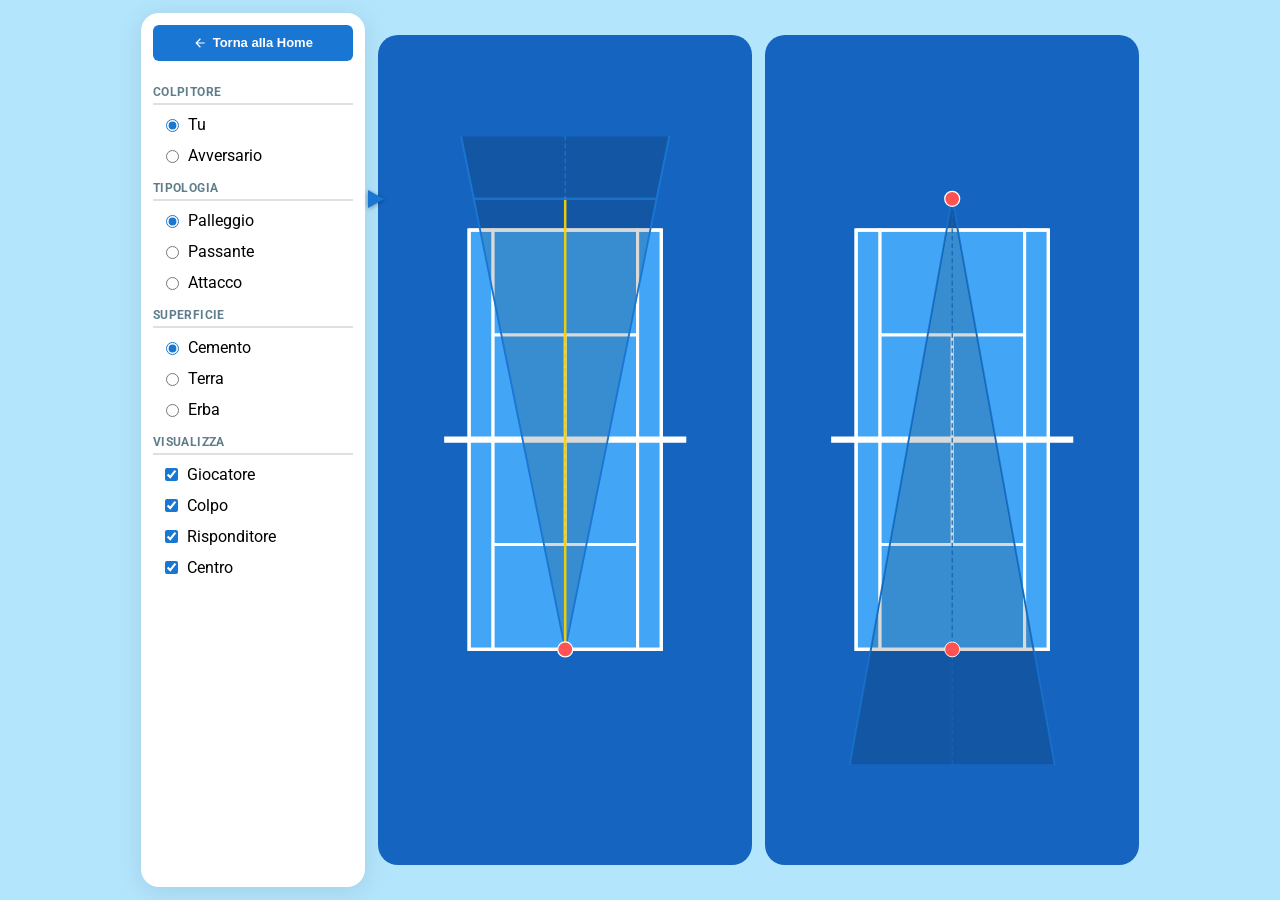
<file: court.html>
<!DOCTYPE html>
<html lang="it">
<head>
    <meta charset="UTF-8" />
    <meta name="viewport" content="width=device-width, initial-scale=1.0" />
    <title>Geometry of Tennis - Court View</title>
    <link href="https://fonts.googleapis.com/css?family=Roboto:400,700&display=swap" rel="stylesheet">
    <style>
        body {
            font-family: 'Roboto', Arial, sans-serif;
            margin: 0;
            height: 100vh;
            overflow: hidden;
            background: linear-gradient(135deg, #b3e5fc 0%, #b3e5fc 100%);
        }

        .page-container { 
            display: grid; 
            grid-template-columns: auto 1fr 1fr; 
            gap: 0.8em; 
            height: 100vh;
            padding: 0.8em;
            box-sizing: border-box;
            position: relative; 
            margin-right: 8em;
        }

        .controls-sidebar {
            display: flex;
            flex-direction: column;
            gap: 12px;
            padding: 12px;
            background: #ffffff;
            border-radius: 18px;
            box-shadow: 0 4px 24px rgba(44, 62, 80, 0.13);
            min-width: 200px;
            max-width: 240px;
            margin-left: 8em;
        }
        
        .control-section {
            display: flex;
            flex-direction: column;
            gap: 6px;
        }
        
        .control-section-title {
            font-size: 12px;
            font-weight: 700;
            color: #607d8b;
            text-transform: uppercase;
            letter-spacing: 0.4px;
            margin: 0;
            padding-bottom: 4px;
            border-bottom: 2px solid #e0e0e0;
        }
        
        .control-options {
            display: flex;
            flex-direction: column;
            gap: 4px;
        }
        
        .control-option {
            display: flex;
            align-items: center;
            gap: 6px;
            padding: 4px 8px;
            border-radius: 6px;
            cursor: pointer;
            transition: background 0.2s ease;
            user-select: none;
        }
        
        .control-option:hover {
            background: #f5f5f5;
        }
        
        .control-option input[type="radio"],
        .control-option input[type="checkbox"] {
            accent-color: #1976d2;
            cursor: pointer;
        }
        
        .control-option label {
            cursor: pointer;
            flex: 1;
            margin: 0;
            font-size: 10px;
            color: #263238;
        }

        .court-container { 
            position: relative; 
            background: transparent; 
            padding: 0; 
            display: flex;
            align-items: center;
            justify-content: center;
        }
        
        .svg-wrap { 
            position: relative; 
            width: auto; 
            height: 95%;
            display: flex;
            align-items: center;
            justify-content: center;
        }
        
        .svg-wrap svg { 
            height: 100%; 
            width: auto; 
            max-width: 100%;
        }

        .arrow-container { 
            position: absolute; 
            left: -10px; 
            top: 0; 
            width: 28px; 
            height: 28px; 
            transform: translateY(-50%); 
            cursor: ns-resize; 
            z-index: 25; 
            display: block; 
        }
        
        .arrow-container .arrow { 
            position: absolute; 
            left: 0; 
            top: 50%; 
            transform: translateY(-50%); 
            width: 0; 
            height: 0; 
            border-top: 9px solid transparent; 
            border-bottom: 9px solid transparent; 
            border-left: 16px solid #ff6f00; 
            filter: drop-shadow(0 1px 2px rgba(0,0,0,0.4)); 
        }

        #cursorDot { cursor: grab; }

        /* Mobile responsiveness */
        @media (max-width: 1024px) {
            body {
                overflow: auto;
            }
            
            .page-container { 
                display: flex !important;
                flex-direction: row;
                gap: 0.8em; 
                padding: 0.5em; 
                min-height: 100vh;
                height: auto;
                box-sizing: border-box;
            }
            
            .controls-sidebar {
                flex: 0 0 200px;
                max-width: 200px;
                min-width: 180px;
                gap: 10px;
                padding: 10px;
                height: fit-content;
                align-self: flex-start;
                position: sticky;
                top: 0.5em;
            }
            
            .court-container {
                flex: 1;
                display: flex;
                flex-direction: column;
                gap: 0.8em;
                min-width: 0;
            }
            
            .court-container:first-of-type {
                order: 1;
            }
            
            .court-container:last-of-type {
                order: 2;
            }
            
            .control-section {
                gap: 6px;
            }
            
            .control-section-title {
                font-size: 11px;
            }
            
            .control-option {
                padding: 4px 8px;
            }
            
            .control-option label {
                font-size: 10px;
            }
            
            .svg-wrap svg { 
                height: auto !important; 
                width: 100%; 
                max-height: 45vh; 
            }
        }
        
        /* Dispositivi molto piccoli */
        @media (max-width: 480px) {
            .controls-sidebar {
                flex: 0 0 160px;
                max-width: 160px;
                min-width: 160px;
                padding: 8px;
            }
            
            .court-container {
                flex: 1;
            }
            
            .control-section-title {
                font-size: 10px;
            }
            
            .control-option label {
                font-size: 9px;
            }
            
            .back-btn {
                font-size: 11px;
                height: 32px;
            }
            
            .svg-wrap svg { 
                max-height: 40vh; 
            }
        }
        
        .back-btn {
            background: #1976d2;
            color: #ffffff;
            border: none;
            border-radius: 6px;
            width: 100%;
            height: 36px;
            display: flex;
            align-items: center;
            justify-content: center;
            gap: 6px;
            cursor: pointer;
            transition: all 0.2s ease;
            font-size: 13px;
            font-weight: 600;
            margin-bottom: 12px;
        }
        
        .back-btn:hover {
            background: #1565c0;
            transform: translateY(-1px);
            box-shadow: 0 4px 12px rgba(25, 118, 210, 0.3);
        }
        
        .back-btn .icon {
            width: 14px;
            height: 14px;
        }
    </style>
</head>
<body>
    <div class="page-container">
        <div class="controls-sidebar">
            <button type="button" class="back-btn" id="btnBackToIndex" title="Torna alla vista principale" aria-label="Torna alla vista principale">
                <svg class="icon" viewBox="0 0 24 24" aria-hidden="true">
                    <path fill="currentColor" d="M20 11H7.83l5.59-5.59L12 4l-8 8 8 8 1.41-1.41L7.83 13H20v-2z"/>
                </svg>
                <span>Torna alla Home</span>
            </button>
            <!-- Colpitore -->
            <div class="control-section">
                <h3 class="control-section-title">Colpitore</h3>
                <div class="control-options">
                    <label class="control-option" for="colpitore_tuo">
                        <input id="colpitore_tuo" type="radio" name="colpitore" value="tuo" checked />
                        <span>Tu</span>
                    </label>
                    <label class="control-option" for="colpitore_avv">
                        <input id="colpitore_avv" type="radio" name="colpitore" value="avversario" />
                        <span>Avversario</span>
                    </label>
                </div>
            </div>
            
            <!-- Tipologia di Colpo -->
            <div class="control-section">
                <h3 class="control-section-title">Tipologia</h3>
                <div class="control-options">
                    <label class="control-option" for="tipo_pal">
                        <input id="tipo_pal" type="radio" name="tipologia" value="palleggio" checked />
                        <span>Palleggio</span>
                    </label>
                    <label class="control-option" for="tipo_pas">
                        <input id="tipo_pas" type="radio" name="tipologia" value="passante" />
                        <span>Passante</span>
                    </label>
                    <label class="control-option" for="tipo_att">
                        <input id="tipo_att" type="radio" name="tipologia" value="attacco" />
                        <span>Attacco</span>
                    </label>
                </div>
            </div>
            
            <!-- Superficie Campo -->
            <div class="control-section">
                <h3 class="control-section-title">Superficie</h3>
                <div class="control-options">
                    <label class="control-option" for="campo_cemento">
                        <input id="campo_cemento" type="radio" name="campoType" value="cemento" checked />
                        <span>Cemento</span>
                    </label>
                    <label class="control-option" for="campo_terra">
                        <input id="campo_terra" type="radio" name="campoType" value="terra" />
                        <span>Terra</span>
                    </label>
                    <label class="control-option" for="campo_erba">
                        <input id="campo_erba" type="radio" name="campoType" value="erba" />
                        <span>Erba</span>
                    </label>
                </div>
            </div>
            
            <!-- Visualizza -->
            <div class="control-section">
                <h3 class="control-section-title">Visualizza</h3>
                <div class="control-options">
                    <label class="control-option" for="view_player">
                        <input id="view_player" type="checkbox" checked />
                        <span>Giocatore</span>
                    </label>
                    <label class="control-option" for="view_shot">
                        <input id="view_shot" type="checkbox" checked />
                        <span>Colpo</span>
                    </label>
                    <label class="control-option" for="view_responder">
                        <input id="view_responder" type="checkbox" checked />
                        <span>Risponditore</span>
                    </label>
                    <label class="control-option" for="view_center">
                        <input id="view_center" type="checkbox" checked />
                        <span>Centro</span>
                    </label>
                </div>
            </div>
        </div>
        
        <div class="court-container">
            <div class="svg-wrap primary">
                <svg id="tennisCourt" width="100%" height="auto" viewBox="0 0 600 1006" style="background:#1565c0; border-radius:20px; display:block;">
                    <rect x="184" y="150" width="232" height="672" fill="#42a5f5" stroke="#fff" stroke-width="5"/>
                    <rect x="146" y="150" width="38" height="672" fill="#42a5f5" stroke="#fff" stroke-width="5"/>
                    <rect x="416" y="150" width="38" height="672" fill="#42a5f5" stroke="#fff" stroke-width="5"/>
                    <rect x="146" y="150" width="308" height="672" fill="none" stroke="#fff" stroke-width="5"/>
                    <line x1="300" y1="318" x2="300" y2="654" stroke="#fff" stroke-width="5"/>
                    <line x1="184" y1="318" x2="416" y2="318" stroke="#fff" stroke-width="5"/>
                    <line x1="184" y1="654" x2="416" y2="654" stroke="#fff" stroke-width="5"/>
                    <line x1="146" y1="150" x2="454" y2="150" stroke="#fff" stroke-width="5"/>
                    <line x1="146" y1="822" x2="454" y2="822" stroke="#fff" stroke-width="5"/>
                    <line x1="106" y1="486" x2="494" y2="486" stroke="#fff" stroke-width="10"/>
                    <polygon id="wedgeFill" points="300,822 185,0 415,0" fill="#000" fill-opacity="0.15" />
                    <line id="leftLine" x1="300" y1="822" x2="185" y2="0" stroke="#1976d2" stroke-width="3" stroke-linecap="round" />
                    <line id="rightLine" x1="300" y1="822" x2="415" y2="0" stroke="#1976d2" stroke-width="3" stroke-linecap="round" />
                    <line id="bisectorLine" x1="300" y1="822" x2="300" y2="0" stroke="#1976d2" stroke-width="2" stroke-dasharray="6 6" stroke-linecap="round" />
                    <line id="yellowLine" x1="300" y1="822" x2="300" y2="0" stroke="#ffd600" stroke-width="4" stroke-linecap="round" opacity="0.9" style="cursor: ew-resize;" />
                    <line id="h-measure" x1="300" y1="100" x2="300" y2="100" stroke="#ff6f00" stroke-width="4" opacity="0.9" />
                    <circle id="cursorDot" cx="300" cy="822" r="12" fill="#ff5252" stroke="#fff" stroke-width="2" />
                </svg>
                <div id="measureArrowHtml" class="arrow-container"><div class="arrow"></div></div>
            </div>
        </div>
        
        <div class="court-container">
            <div class="svg-wrap secondary">
                <!-- Campo secondario generato in JS -->
            </div>
        </div>
    </div>

    <script>
        (function () {
            const svg = document.getElementById('tennisCourt');
            if (!svg) return;
            
            const dot = document.getElementById('cursorDot');
            const leftLine = document.getElementById('leftLine');
            const rightLine = document.getElementById('rightLine');
            const bisectorLine = document.getElementById('bisectorLine');
            const yellowLine = document.getElementById('yellowLine');
            const wedge = document.getElementById('wedgeFill');
            const hMeasure = document.getElementById('h-measure');
            const arrowHtml = document.getElementById('measureArrowHtml');
            const chkPlayer = document.getElementById('view_player');
            const chkShot = document.getElementById('view_shot');
            const chkResponder = document.getElementById('view_responder');
            const chkCenter = document.getElementById('view_center');

            const COURT_X_MIN = 146;
            const COURT_X_MAX = 454;
            const COURT_Y_MIN = 150;
            const COURT_Y_MAX = 822;
            const NET_Y = 486;
            const ORIGIN_X = 300;
            const ORIGIN_TOP_Y = 150;
            const ORIGIN_BOTTOM_Y = 822;
            const SVG_X_MIN = 0;
            const SVG_X_MAX = 600;
            const SVG_Y_MIN = 0;
            const SVG_Y_MAX = 1006;
            const LEFT_X_SVG = ORIGIN_X - 115;
            const RIGHT_X_SVG = ORIGIN_X + 115;
            const END_Y_TOP = 0;
            const END_Y_BOTTOM = SVG_Y_MAX;
            const COLOR_PALLEGGIO = '#1976d2';
            const COLOR_PASSANTE = '#d32f2f';

            let currentMeasureY = ORIGIN_TOP_Y - 50;
            let draggingArrow = false;
            let isPlayer = true;
            let draggingDot = false;
            let draggingYellow = false;
            let yellowEndX = null;
            window.__shotTypeIsPassante__ = false;
            window.__shotType2IsPassante__ = false;
            window.__leftForceRed__ = false; // in modalità attacco: rosso solo come colore, non come logica
            window.__viewPlayer__ = true;
            window.__viewShot__ = true;
            window.__viewResponder__ = true;
            window.__viewCenter__ = true;
            
            const COURT_COLORS = {
                cemento: { background: '#1565c0', court: '#42a5f5' },
                terra: { background: '#c62828', court: '#e57373' },
                erba: { background: '#2e7d32', court: '#66bb6a' }
            };
            window.__currentCourtType__ = 'cemento';

            function setLineToYEnd(lineEl, x0, y0, x1, y1, endYSvg) {
                if (!lineEl) return;
                const dx = x1 - x0;
                const dy = y1 - y0;
                const EPS = 1e-6;
                const denom = Math.abs(dy) < EPS ? (dy >= 0 ? EPS : -EPS) : dy;
                const t = (endYSvg - y0) / denom;
                const xEnd = x0 + t * dx;
                lineEl.setAttribute('x1', String(x0));
                lineEl.setAttribute('y1', String(y0));
                lineEl.setAttribute('x2', String(xEnd));
                lineEl.setAttribute('y2', String(endYSvg));
                return xEnd;
            }

            function setBisectorToYEnd(lineEl, x0, y0, passYSvg, endYSvg) {
                if (!lineEl) return;
                const EPS = 1e-6;
                const vLx = LEFT_X_SVG - x0;
                const vLy = passYSvg - y0;
                const vRx = RIGHT_X_SVG - x0;
                const vRy = passYSvg - y0;
                const lenL = Math.hypot(vLx, vLy) || EPS;
                const lenR = Math.hypot(vRx, vRy) || EPS;
                const ux = vLx / lenL + vRx / lenR;
                const uy = vLy / lenL + vRy / lenR;
                let xEnd;
                if (Math.abs(uy) < EPS) {
                    xEnd = x0;
                } else {
                    const t = (endYSvg - y0) / uy;
                    xEnd = x0 + t * ux;
                }
                lineEl.setAttribute('x1', String(x0));
                lineEl.setAttribute('y1', String(y0));
                lineEl.setAttribute('x2', String(xEnd));
                lineEl.setAttribute('y2', String(endYSvg));
            }

            function computeIntersectionX(x0, y0, xT, yT, yH) {
                const dx = xT - x0;
                const dy = yT - y0;
                const EPS = 1e-6;
                const denom = Math.abs(dy) < EPS ? (dy >= 0 ? EPS : -EPS) : dy;
                const t = (yH - y0) / denom;
                return x0 + t * dx;
            }

            function computeBisectorXAtY(x0, y0, passYSvg, yH) {
                const EPS = 1e-6;
                const vLx = LEFT_X_SVG - x0;
                const vLy = passYSvg - y0;
                const vRx = RIGHT_X_SVG - x0;
                const vRy = passYSvg - y0;
                const lenL = Math.hypot(vLx, vLy) || EPS;
                const lenR = Math.hypot(vRx, vRy) || EPS;
                const ux = vLx / lenL + vRx / lenR;
                const uy = vLy / lenL + vRy / lenR;
                if (Math.abs(uy) < EPS) return x0;
                const t = (yH - y0) / uy;
                return x0 + t * ux;
            }

            function updateHorizontalMeasure(dotX, dotY, targets, yH) {
                if (!hMeasure) return;
                if (window.__viewResponder__ === false) {
                    if (hMeasure) hMeasure.style.display = 'none';
                    return;
                }
                const xLeft = computeIntersectionX(dotX, dotY, LEFT_X_SVG, targets.left, yH);
                const xRight = computeIntersectionX(dotX, dotY, RIGHT_X_SVG, targets.right, yH);
                const x1 = Math.min(xLeft, xRight);
                const x2 = Math.max(xLeft, xRight);
                hMeasure.setAttribute('x1', String(x1));
                hMeasure.setAttribute('y1', String(yH));
                hMeasure.setAttribute('x2', String(x2));
                hMeasure.setAttribute('y2', String(yH));
                hMeasure.style.display = '';
            }

            function svgYToClientY(ySvg) {
                const pt = svg.createSVGPoint();
                pt.x = 0; pt.y = ySvg;
                const ctm = svg.getScreenCTM();
                const p = pt.matrixTransform(ctm);
                return p.y;
            }

            function updateArrowHtmlPosition() {
                if (!arrowHtml) return;
                if (window.__viewResponder__ === false) { arrowHtml.style.display = 'none'; return; }
                const wrap = svg.parentElement;
                if (!wrap) return;
                const wrapRect = wrap.getBoundingClientRect();
                const clientY = svgYToClientY(currentMeasureY);
                const top = clientY - wrapRect.top;
                arrowHtml.style.top = `${top}px`;
                if (arrowHtml.style.display !== 'block') arrowHtml.style.display = 'block';
            }

            function setupSecondaryCourt() {
                const secondary = document.querySelector('.svg-wrap.secondary');
                const primary = document.querySelector('.svg-wrap.primary');
                if (!secondary || !primary) return;
                
                if (!secondary.querySelector('svg')) {
                    const currentColors = COURT_COLORS[window.__currentCourtType__] || COURT_COLORS.cemento;
                    const svg2 = document.createElementNS('http://www.w3.org/2000/svg', 'svg');
                    svg2.setAttribute('width', '100%');
                    svg2.setAttribute('height', 'auto');
                    svg2.setAttribute('viewBox', '0 0 600 1006');
                    svg2.setAttribute('style', `background:${currentColors.background}; border-radius:20px; display:block;`);
                    
                    const elems = [
                        ['rect', { x: '184', y: '150', width: '232', height: '672', fill: currentColors.court, stroke: '#fff', 'stroke-width': '5' }],
                        ['rect', { x: '146', y: '150', width: '38', height: '672', fill: currentColors.court, stroke: '#fff', 'stroke-width': '5' }],
                        ['rect', { x: '416', y: '150', width: '38', height: '672', fill: currentColors.court, stroke: '#fff', 'stroke-width': '5' }],
                        ['rect', { x: '146', y: '150', width: '308', height: '672', fill: 'none', stroke: '#fff', 'stroke-width': '5' }],
                        ['line', { x1: '300', y1: '318', x2: '300', y2: '654', stroke: '#fff', 'stroke-width': '5' }],
                        ['line', { x1: '184', y1: '318', x2: '416', y2: '318', stroke: '#fff', 'stroke-width': '5' }],
                        ['line', { x1: '184', y1: '654', x2: '416', y2: '654', stroke: '#fff', 'stroke-width': '5' }],
                        ['line', { x1: '146', y1: '150', x2: '454', y2: '150', stroke: '#fff', 'stroke-width': '5' }],
                        ['line', { x1: '146', y1: '822', x2: '454', y2: '822', stroke: '#fff', 'stroke-width': '5' }],
                        ['line', { x1: '106', y1: '486', x2: '494', y2: '486', stroke: '#fff', 'stroke-width': '10' }]
                    ];
                    elems.forEach(([tag, attrs]) => {
                        const el = document.createElementNS('http://www.w3.org/2000/svg', tag);
                        Object.entries(attrs).forEach(([k, v]) => el.setAttribute(k, v));
                        svg2.appendChild(el);
                    });
                    
                    const left2 = document.createElementNS('http://www.w3.org/2000/svg', 'line');
                    left2.setAttribute('id', 'leftLine2');
                    left2.setAttribute('stroke', COLOR_PALLEGGIO);
                    left2.setAttribute('stroke-width', '3');
                    left2.setAttribute('stroke-linecap', 'round');
                    svg2.appendChild(left2);
                    
                    const right2 = document.createElementNS('http://www.w3.org/2000/svg', 'line');
                    right2.setAttribute('id', 'rightLine2');
                    right2.setAttribute('stroke', COLOR_PALLEGGIO);
                    right2.setAttribute('stroke-width', '3');
                    right2.setAttribute('stroke-linecap', 'round');
                    svg2.appendChild(right2);
                    
                    const bis2 = document.createElementNS('http://www.w3.org/2000/svg', 'line');
                    bis2.setAttribute('id', 'bisectorLine2');
                    bis2.setAttribute('stroke', COLOR_PALLEGGIO);
                    bis2.setAttribute('stroke-width', '2');
                    bis2.setAttribute('stroke-dasharray', '6 6');
                    bis2.setAttribute('stroke-linecap', 'round');
                    svg2.appendChild(bis2);
                    
                    const wedge2 = document.createElementNS('http://www.w3.org/2000/svg', 'polygon');
                    wedge2.setAttribute('id', 'wedgeFill2');
                    wedge2.setAttribute('fill', '#000');
                    wedge2.setAttribute('fill-opacity', '0.15');
                    svg2.appendChild(wedge2);
                    
                    const dot2 = document.createElementNS('http://www.w3.org/2000/svg', 'circle');
                    dot2.setAttribute('id', 'cursorDot2');
                    dot2.setAttribute('cx', '300');
                    dot2.setAttribute('cy', '822');
                    dot2.setAttribute('r', '12');
                    dot2.setAttribute('fill', '#ff5252');
                    dot2.setAttribute('stroke', '#fff');
                    dot2.setAttribute('stroke-width', '2');
                    svg2.appendChild(dot2);
                    
                    const dot2b = document.createElementNS('http://www.w3.org/2000/svg', 'circle');
                    dot2b.setAttribute('id', 'cursorDotReplica2');
                    dot2b.setAttribute('cx', '300');
                    dot2b.setAttribute('cy', '822');
                    dot2b.setAttribute('r', '12');
                    dot2b.setAttribute('fill', '#ff5252');
                    dot2b.setAttribute('stroke', '#fff');
                    dot2b.setAttribute('stroke-width', '1.5');
                    svg2.appendChild(dot2b);
                    
                    secondary.innerHTML = '';
                    secondary.appendChild(svg2);
                }
                secondary.style.display = 'block';
            }

            function updateThemeColors() {
                const color = window.__shotTypeIsPassante__ ? COLOR_PASSANTE : COLOR_PALLEGGIO;
                if (hMeasure) hMeasure.setAttribute('stroke', color);
                if (leftLine) leftLine.setAttribute('stroke', color);
                if (rightLine) rightLine.setAttribute('stroke', color);
                if (bisectorLine) bisectorLine.setAttribute('stroke', color);
                if (arrowHtml) {
                    const tip = arrowHtml.querySelector('.arrow');
                    if (tip) tip.style.borderLeftColor = color;
                }
            }

            function updateThemeColorsRight() {
                const svg2 = document.querySelector('.svg-wrap.secondary svg');
                if (!svg2) return;
                const color2 = window.__shotType2IsPassante__ ? COLOR_PASSANTE : COLOR_PALLEGGIO;
                const l2 = svg2.querySelector('#leftLine2');
                const r2 = svg2.querySelector('#rightLine2');
                const b2 = svg2.querySelector('#bisectorLine2');
                if (l2) l2.setAttribute('stroke', color2);
                if (r2) r2.setAttribute('stroke', color2);
                if (b2) b2.setAttribute('stroke', color2);
            }

            function updateCourtColors(courtType) {
                const colors = COURT_COLORS[courtType] || COURT_COLORS.cemento;
                if (svg) {
                    svg.style.background = colors.background;
                    const rects = svg.querySelectorAll('rect[fill]:not([fill="none"])');
                    rects.forEach(rect => {
                        rect.setAttribute('fill', colors.court);
                    });
                }
                const svg2 = document.querySelector('.svg-wrap.secondary svg');
                if (svg2) {
                    svg2.style.background = colors.background;
                    const rects2 = svg2.querySelectorAll('rect[fill]:not([fill="none"])');
                    rects2.forEach(rect => {
                        rect.setAttribute('fill', colors.court);
                    });
                }
                window.__currentCourtType__ = courtType;
            }

            function computePassYTargetsBaseRight(dotX, dotY) {
                const xA = dotX - ORIGIN_X;
                const yA = ORIGIN_BOTTOM_Y - dotY;
                const isPassante = window.__shotType2IsPassante__;
                const baseOffset = isPassante ? 150 : 105;
                const baseCoeff = isPassante ? 0.15 : 0.4;
                const effectCoeff = isPassante ? 0.5 : 0.4;
                const base = baseOffset + baseCoeff * yA;
                const effect = effectCoeff * Math.abs(xA);
                const yA_min = ORIGIN_BOTTOM_Y - SVG_Y_MAX;
                const yA_max = ORIGIN_BOTTOM_Y - NET_Y;
                const denom = (yA_max - yA_min) || 1;
                let t = (yA - yA_min) / denom;
                if (t < 0) t = 0; else if (t > 1) t = 1;
                const negScale = isPassante ? 1.3 * t : 4 * t - 1.5;

                let leftB = base;
                let rightB = base;
                if (xA > 0) {
                    leftB = base + effect;
                    rightB = base - effect * negScale;
                } else if (xA < 0) {
                    leftB = base - effect * negScale;
                    rightB = base + effect;
                }
                return { left: ORIGIN_TOP_Y + leftB, right: ORIGIN_TOP_Y + rightB };
            }

            function computePassYTargetsFor(dotX, dotY, isPlayerLocal) {
                if (isPlayerLocal) {
                    return computePassYTargetsBaseRight(dotX, dotY);
                }
                const dotX_m = 2 * ORIGIN_X - dotX;
                const dotY_m = 2 * NET_Y - dotY;
                const tTop = computePassYTargetsBaseRight(dotX_m, dotY_m);
                return { left: 2 * NET_Y - tTop.right, right: 2 * NET_Y - tTop.left };
            }

            function updateSecondaryFromLeft() {
                const svg2 = document.querySelector('.svg-wrap.secondary svg');
                if (!svg2) return;
                const dot2 = svg2.querySelector('#cursorDot2');
                const dot2b = svg2.querySelector('#cursorDotReplica2');
                const l2 = svg2.querySelector('#leftLine2');
                const r2 = svg2.querySelector('#rightLine2');
                const b2 = svg2.querySelector('#bisectorLine2');
                const w2 = svg2.querySelector('#wedgeFill2');
                if (!(dot2 && dot2b && l2 && r2 && b2 && w2)) return;

                const leftDotX = dot ? parseFloat(dot.getAttribute('cx')) : ORIGIN_X;
                const leftDotY = dot ? parseFloat(dot.getAttribute('cy')) : (isPlayer ? ORIGIN_BOTTOM_Y : ORIGIN_TOP_Y);
                const isPlayerRight = !isPlayer;
                const endYSvgR = isPlayerRight ? END_Y_TOP : END_Y_BOTTOM;

                const leftTargets = computePassYTargets(leftDotX, leftDotY);
                const xLeftAtY = computeIntersectionX(leftDotX, leftDotY, LEFT_X_SVG, leftTargets.left, currentMeasureY);
                const xRightAtY = computeIntersectionX(leftDotX, leftDotY, RIGHT_X_SVG, leftTargets.right, currentMeasureY);
                const minXAtY = Math.min(xLeftAtY, xRightAtY);
                const maxXAtY = Math.max(xLeftAtY, xRightAtY);
                let xIntersect;
                if (yellowEndX == null) {
                    const bisTargetLeft = (leftTargets.left + leftTargets.right) / 2;
                    xIntersect = computeBisectorXAtY(leftDotX, leftDotY, bisTargetLeft, currentMeasureY);
                } else {
                    xIntersect = computeIntersectionX(leftDotX, leftDotY, yellowEndX, currentMeasureY, currentMeasureY);
                }
                const clampedX = Math.max(minXAtY, Math.min(maxXAtY, xIntersect));

                const mainY = currentMeasureY;
                dot2.setAttribute('cx', String(clampedX));
                dot2.setAttribute('cy', String(mainY));
                dot2b.setAttribute('cx', String(leftDotX));
                dot2b.setAttribute('cy', String(leftDotY));

                const targetsR = computePassYTargetsFor(clampedX, mainY, isPlayerRight);
                const leftEndX2 = setLineToYEnd(l2, clampedX, mainY, LEFT_X_SVG, targetsR.left, endYSvgR);
                const rightEndX2 = setLineToYEnd(r2, clampedX, mainY, RIGHT_X_SVG, targetsR.right, endYSvgR);
                const bisTargetR = (targetsR.left + targetsR.right) / 2;
                setBisectorToYEnd(b2, clampedX, mainY, bisTargetR, endYSvgR);
                if (b2) b2.style.display = (window.__viewCenter__ === false) ? 'none' : '';
                w2.setAttribute('points', `${clampedX},${mainY} ${leftEndX2},${endYSvgR} ${rightEndX2},${endYSvgR}`);

                // Apply visibility toggles
                if (dot2) dot2.style.display = (window.__viewPlayer__ === false) ? 'none' : '';
                if (dot2b) dot2b.style.display = (window.__viewPlayer__ === false) ? 'none' : '';
                if (l2) l2.style.display = (window.__viewShot__ === false) ? 'none' : '';
                if (r2) r2.style.display = (window.__viewShot__ === false) ? 'none' : '';
                if (w2) w2.style.display = (window.__viewShot__ === false) ? 'none' : '';

                updateThemeColorsRight();
            }

            function computePassYTargetsBase(dotX, dotY) {
                const xA = dotX - ORIGIN_X;
                const yA = ORIGIN_BOTTOM_Y - dotY;
                const baseOffset = window.__shotTypeIsPassante__ ? 150 : 105;
                const baseCoeff = window.__shotTypeIsPassante__ ? 0.15 : 0.4;
                const effectCoeff = window.__shotTypeIsPassante__ ? 0.5 : 0.4;
                const base = baseOffset + baseCoeff * yA;
                const effect = effectCoeff * Math.abs(xA);
                const yA_min = ORIGIN_BOTTOM_Y - SVG_Y_MAX;
                const yA_max = ORIGIN_BOTTOM_Y - NET_Y;
                const denom = (yA_max - yA_min) || 1;
                let t = (yA - yA_min) / denom;
                if (t < 0) t = 0; else if (t > 1) t = 1;
                const negScale = window.__shotTypeIsPassante__ ? 1.3 * t : 4 * t - 1.5;

                let leftB = base;
                let rightB = base;
                if (xA > 0) {
                    leftB = base + effect;
                    rightB = base - effect * negScale;
                } else if (xA < 0) {
                    leftB = base - effect * negScale;
                    rightB = base + effect;
                }
                return { left: ORIGIN_TOP_Y + leftB, right: ORIGIN_TOP_Y + rightB };
            }

            function computePassYTargets(dotX, dotY) {
                if (isPlayer) {
                    return computePassYTargetsBase(dotX, dotY);
                }
                const dotX_m = 2 * ORIGIN_X - dotX;
                const dotY_m = 2 * NET_Y - dotY;
                const tTop = computePassYTargetsBase(dotX_m, dotY_m);
                return { left: 2 * NET_Y - tTop.right, right: 2 * NET_Y - tTop.left };
            }

            function updateLinesAndWedge(dotX, dotY) {
                const targets = computePassYTargets(dotX, dotY);
                const endYSvg = isPlayer ? END_Y_TOP : END_Y_BOTTOM;
                const leftEndX = setLineToYEnd(leftLine, dotX, dotY, LEFT_X_SVG, targets.left, endYSvg);
                const rightEndX = setLineToYEnd(rightLine, dotX, dotY, RIGHT_X_SVG, targets.right, endYSvg);
                const bisectorTarget = (targets.left + targets.right) / 2;
                setBisectorToYEnd(bisectorLine, dotX, dotY, bisectorTarget, endYSvg);
                if (bisectorLine) bisectorLine.style.display = (window.__viewCenter__ === false) ? 'none' : '';
                if (wedge) {
                    wedge.setAttribute('points', `${dotX},${dotY} ${leftEndX},${endYSvg} ${rightEndX},${endYSvg}`);
                }
                updateHorizontalMeasure(dotX, dotY, targets, currentMeasureY);
                updateArrowHtmlPosition();

                if (yellowLine) {
                    yellowLine.style.display = (window.__viewShot__ === false) ? 'none' : '';
                    yellowLine.setAttribute('x1', String(dotX));
                    yellowLine.setAttribute('y1', String(dotY));
                    const xLeftAtH = computeIntersectionX(dotX, dotY, LEFT_X_SVG, targets.left, currentMeasureY);
                    const xRightAtH = computeIntersectionX(dotX, dotY, RIGHT_X_SVG, targets.right, currentMeasureY);
                    const minXAtH = Math.min(xLeftAtH, xRightAtH);
                    const maxXAtH = Math.max(xLeftAtH, xRightAtH);
                    if (yellowEndX == null) {
                        const xOnBis = computeBisectorXAtY(dotX, dotY, bisectorTarget, currentMeasureY);
                        const clamped = Math.max(minXAtH, Math.min(maxXAtH, xOnBis));
                        yellowLine.setAttribute('x2', String(clamped));
                        yellowLine.setAttribute('y2', String(currentMeasureY));
                    } else {
                        const clamped = Math.max(minXAtH, Math.min(maxXAtH, yellowEndX));
                        yellowLine.setAttribute('x2', String(clamped));
                        yellowLine.setAttribute('y2', String(currentMeasureY));
                    }
                }
                updateSecondaryFromLeft();
            }

            function toSvgPoint(evt) {
                const pt = svg.createSVGPoint();
                pt.x = evt.clientX;
                pt.y = evt.clientY;
                const inv = svg.getScreenCTM().inverse();
                return pt.matrixTransform(inv);
            }

            function onMove(evt) {
                const dotX = dot ? parseFloat(dot.getAttribute('cx')) : ORIGIN_X;
                const dotY = dot ? parseFloat(dot.getAttribute('cy')) : (isPlayer ? ORIGIN_BOTTOM_Y : ORIGIN_TOP_Y);
                updateLinesAndWedge(dotX, dotY);
            }

            function onLeave() {
                const dotX = dot ? parseFloat(dot.getAttribute('cx')) : ORIGIN_X;
                const dotY = dot ? parseFloat(dot.getAttribute('cy')) : (isPlayer ? ORIGIN_BOTTOM_Y : ORIGIN_TOP_Y);
                updateLinesAndWedge(dotX, dotY);
            }

            function onDotPointerDown(evt) {
                draggingDot = true;
                svg.setPointerCapture && svg.setPointerCapture(evt.pointerId);
                if (dot) dot.style.cursor = 'grabbing';
                evt.preventDefault();
            }

            function onDotPointerMove(evt) {
                if (!draggingDot) return;
                const p = toSvgPoint(evt);
                const clampedX = Math.max(SVG_X_MIN, Math.min(SVG_X_MAX, p.x));
                let clampedY = p.y;
                if (isPlayer) {
                    clampedY = Math.max(NET_Y + 1, Math.min(SVG_Y_MAX, p.y));
                } else {
                    clampedY = Math.max(SVG_Y_MIN, Math.min(NET_Y, p.y));
                }
                if (dot) {
                    dot.setAttribute('cx', String(clampedX));
                    dot.setAttribute('cy', String(clampedY));
                    const dotX = parseFloat(dot.getAttribute('cx'));
                    const dotY = parseFloat(dot.getAttribute('cy'));
                    updateLinesAndWedge(dotX, dotY);
                }
            }

            function onDotPointerUp(evt) {
                draggingDot = false;
                svg.releasePointerCapture && svg.releasePointerCapture(evt.pointerId);
                if (dot) dot.style.cursor = 'grab';
            }

            function applyViewToggles() {
                if (dot) dot.style.display = (window.__viewPlayer__ === false) ? 'none' : '';
                if (yellowLine) yellowLine.style.display = (window.__viewShot__ === false) ? 'none' : '';
                if (bisectorLine) bisectorLine.style.display = (window.__viewCenter__ === false) ? 'none' : '';
                if (hMeasure) hMeasure.style.display = (window.__viewResponder__ === false) ? 'none' : '';
                if (arrowHtml) arrowHtml.style.display = (window.__viewResponder__ === false) ? 'none' : 'block';
                updateSecondaryFromLeft();
            }

            (function initGraphics() {
                const dotX = dot ? parseFloat(dot.getAttribute('cx')) : ORIGIN_X;
                const dotY = dot ? parseFloat(dot.getAttribute('cy')) : (isPlayer ? ORIGIN_BOTTOM_Y : ORIGIN_TOP_Y);
                updateArrowHtmlPosition();
                updateThemeColors();
                updateLinesAndWedge(dotX, dotY);
                setupSecondaryCourt();
                applyViewToggles();
            })();

            svg.addEventListener('mousemove', onMove, { passive: true });
            svg.addEventListener('mouseleave', onLeave);
            if (dot) {
                dot.addEventListener('pointerdown', onDotPointerDown);
                window.addEventListener('pointermove', onDotPointerMove);
                window.addEventListener('pointerup', onDotPointerUp);
            }

            // Yellow line drag
            function onYellowPointerDown(evt) {
                if (!yellowLine) return;
                draggingYellow = true;
                yellowLine.setPointerCapture && yellowLine.setPointerCapture(evt.pointerId);
                evt.preventDefault();
            }
            function onYellowPointerMove(evt) {
                if (!draggingYellow || !yellowLine) return;
                const p = toSvgPoint(evt);
                const dotX = dot ? parseFloat(dot.getAttribute('cx')) : ORIGIN_X;
                const dotY = dot ? parseFloat(dot.getAttribute('cy')) : (isPlayer ? ORIGIN_BOTTOM_Y : ORIGIN_TOP_Y);
                const targets = computePassYTargets(dotX, dotY);
                const xLeftAtH = computeIntersectionX(dotX, dotY, LEFT_X_SVG, targets.left, currentMeasureY);
                const xRightAtH = computeIntersectionX(dotX, dotY, RIGHT_X_SVG, targets.right, currentMeasureY);
                const minXAtH = Math.min(xLeftAtH, xRightAtH);
                const maxXAtH = Math.max(xLeftAtH, xRightAtH);
                const clampedX = Math.max(minXAtH, Math.min(maxXAtH, p.x));
                yellowEndX = clampedX;
                yellowLine.setAttribute('x1', String(dotX));
                yellowLine.setAttribute('y1', String(dotY));
                yellowLine.setAttribute('x2', String(clampedX));
                yellowLine.setAttribute('y2', String(currentMeasureY));
                updateSecondaryFromLeft();
            }
            function onYellowPointerUp(evt) {
                if (!yellowLine) return;
                draggingYellow = false;
                yellowLine.releasePointerCapture && yellowLine.releasePointerCapture(evt.pointerId);
            }
            if (yellowLine) {
                yellowLine.addEventListener('pointerdown', onYellowPointerDown);
                window.addEventListener('pointermove', onYellowPointerMove);
                window.addEventListener('pointerup', onYellowPointerUp);
            }

            // Arrow drag
            (function initArrowDrag() {
                if (!arrowHtml) return;
                const onPointerDown = (evt) => {
                    draggingArrow = true;
                    arrowHtml.setPointerCapture && arrowHtml.setPointerCapture(evt.pointerId);
                    evt.preventDefault();
                };
                const onPointerMove = (evt) => {
                    if (!draggingArrow) return;
                    const p = toSvgPoint(evt);
                    let newY;
                    if (isPlayer) {
                        newY = Math.max(SVG_Y_MIN, Math.min(NET_Y, p.y));
                    } else {
                        newY = Math.max(NET_Y, Math.min(SVG_Y_MAX, p.y));
                    }
                    currentMeasureY = newY;
                    updateArrowHtmlPosition();
                    const dotX = dot ? parseFloat(dot.getAttribute('cx')) : ORIGIN_X;
                    const dotY = dot ? parseFloat(dot.getAttribute('cy')) : (isPlayer ? ORIGIN_BOTTOM_Y : ORIGIN_TOP_Y);
                    updateLinesAndWedge(dotX, dotY);
                };
                const onPointerUp = (evt) => {
                    draggingArrow = false;
                    arrowHtml.releasePointerCapture && arrowHtml.releasePointerCapture(evt.pointerId);
                };
                arrowHtml.addEventListener('pointerdown', onPointerDown);
                window.addEventListener('pointermove', onPointerMove);
                window.addEventListener('pointerup', onPointerUp);
                window.addEventListener('resize', updateArrowHtmlPosition);
            })();

            // Colpitore change
            const colpitoreInputs = document.querySelectorAll('input[name="colpitore"]');
            if (colpitoreInputs && colpitoreInputs.length) {
                colpitoreInputs.forEach((inp) => {
                    inp.addEventListener('change', (e) => {
                        const val = e.target && e.target.value ? e.target.value : 'tuo';
                        isPlayer = (val === 'tuo');
                        
                        // Mirror measure Y
                        currentMeasureY = 2 * NET_Y - currentMeasureY;
                        if (isPlayer) {
                            currentMeasureY = Math.max(SVG_Y_MIN, Math.min(NET_Y, currentMeasureY));
                        } else {
                            currentMeasureY = Math.max(NET_Y, Math.min(SVG_Y_MAX, currentMeasureY));
                        }
                        updateArrowHtmlPosition();

                        // Reposition dot to origin
                        if (dot) {
                            const originY = isPlayer ? ORIGIN_BOTTOM_Y : ORIGIN_TOP_Y;
                            dot.setAttribute('cx', String(ORIGIN_X));
                            dot.setAttribute('cy', String(originY));
                        }
                        const dotX = ORIGIN_X;
                        const dotY = isPlayer ? ORIGIN_BOTTOM_Y : ORIGIN_TOP_Y;
                        updateLinesAndWedge(dotX, dotY);
                    });
                });
            }

            // Tipologia change
            const tipologiaInputs = document.querySelectorAll('input[name="tipologia"]');
            if (tipologiaInputs && tipologiaInputs.length) {
                tipologiaInputs.forEach((inp) => {
                    inp.addEventListener('change', (e) => {
                        const val = e.target && e.target.value ? e.target.value : 'palleggio';
                        window.__shotTypeIsPassante__ = (val === 'passante');
                        window.__shotType2IsPassante__ = (val === 'passante');
                        
                        // In modalità attacco: sinistra palleggio (logica blu), destra passante (logica rossa)
                        if (val === 'attacco') {
                            window.__shotTypeIsPassante__ = false; // sinistra con logica palleggio
                            window.__shotType2IsPassante__ = true;  // destra con logica passante
                            window.__leftForceRed__ = false; // sinistra rimane blu
                        } else {
                            window.__leftForceRed__ = false; // rimuovi override colore
                        }
                        
                        if (window.__shotTypeIsPassante__) {
                            const targetYCampoB = 380;
                            currentMeasureY = isPlayer ? targetYCampoB : (2 * NET_Y - targetYCampoB);
                            updateArrowHtmlPosition();
                        } else {
                            const defaultYCampoB = ORIGIN_TOP_Y - 50;
                            currentMeasureY = isPlayer ? defaultYCampoB : (2 * NET_Y - defaultYCampoB);
                            updateArrowHtmlPosition();
                        }
                        
                        updateThemeColors();
                        updateThemeColorsRight();
                        const dotX = dot ? parseFloat(dot.getAttribute('cx')) : ORIGIN_X;
                        const dotY = dot ? parseFloat(dot.getAttribute('cy')) : (isPlayer ? ORIGIN_BOTTOM_Y : ORIGIN_TOP_Y);
                        updateLinesAndWedge(dotX, dotY);
                    });
                });
            }

            // Campo type change
            const campoTypeInputs = document.querySelectorAll('input[name="campoType"]');
            if (campoTypeInputs && campoTypeInputs.length) {
                campoTypeInputs.forEach((inp) => {
                    inp.addEventListener('change', (e) => {
                        const val = e.target && e.target.value ? e.target.value : 'cemento';
                        updateCourtColors(val);
                    });
                });
            }

            // View toggles
            function bindViewCheckbox(el, key) {
                if (!el) return;
                el.addEventListener('change', () => {
                    window[key] = !!el.checked;
                    applyViewToggles();
                    const dotX = dot ? parseFloat(dot.getAttribute('cx')) : ORIGIN_X;
                    const dotY = dot ? parseFloat(dot.getAttribute('cy')) : (isPlayer ? ORIGIN_BOTTOM_Y : ORIGIN_TOP_Y);
                    updateLinesAndWedge(dotX, dotY);
                });
            }
            bindViewCheckbox(chkPlayer, '__viewPlayer__');
            bindViewCheckbox(chkShot, '__viewShot__');
            bindViewCheckbox(chkResponder, '__viewResponder__');
            bindViewCheckbox(chkCenter, '__viewCenter__');

            // Back to Index: navigazione a index.html
            const btnBackToIndex = document.getElementById('btnBackToIndex');
            if (btnBackToIndex) {
                btnBackToIndex.addEventListener('click', (e) => {
                    e.stopPropagation();
                    window.location.href = 'index.html';
                });
            }
        })();
    </script>
</body>
</html>
</file>
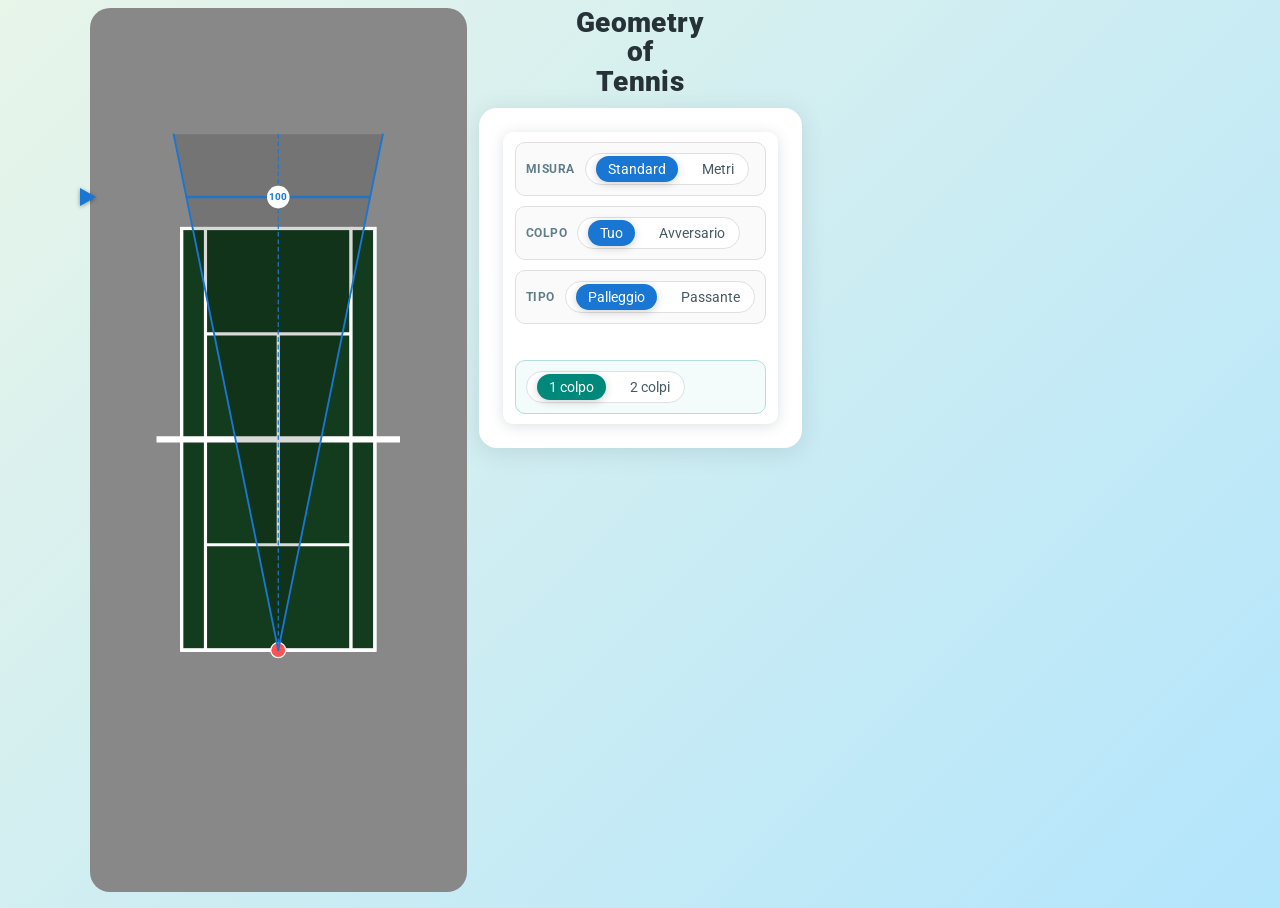
<file: geometry_of_tennis.html>
<!DOCTYPE html>
<html lang="it">
<head>
    <meta charset="UTF-8" />
    <meta name="viewport" content="width=device-width, initial-scale=1.0" />
    <title>Geometry of Tennis</title>
    <link href="https://fonts.googleapis.com/css?family=Roboto:400,700&display=swap" rel="stylesheet">
    <style>
        body {
            font-family: 'Roboto', Arial, sans-serif;
            margin: 0;
            min-height: 100vh;
            background: linear-gradient(135deg, #e8f5e9 0%, #b3e5fc 100%);
        }

        .page-container { max-width: 1100px; margin: 0.5em auto; padding: 0 1em; display: grid; grid-template-columns: 1fr; gap: 1.2em; position: relative; }

        .panel { background: #fff; border-radius: 18px; box-shadow: 0 4px 24px rgba(44, 62, 80, 0.13); padding: 1.5em; }

        .court-container { margin-top: 0; margin-right: 0; }
        .panel.court-container { background: transparent; padding: 0; box-shadow: none; border-radius: 0; }
        .svg-wrap { position: relative; width: auto; max-width: 100%; margin: 0 auto; }
        .svg-wrap svg { height: calc(100vh - 16px); width: auto; max-width: 100%; }
        @media (max-height: 900px) {
            .svg-wrap svg { height: calc(100vh - 16px); }
        }
        .svg-wrap.secondary { display: none; }
        .three-cols { display: grid; grid-template-columns: 1fr auto 1fr; align-items: start; gap: 12px; }

        /* .tooltip { position: fixed; pointer-events: none; background: rgba(0,0,0,0.85); color: #fff; padding: 6px 8px; border-radius: 6px; font-size: 13px; line-height: 1.2; z-index: 20; white-space: nowrap; box-shadow: 0 2px 10px rgba(0,0,0,0.25); } */

        .arrow-container { position: absolute; left: -10px; top: 0; width: 28px; height: 28px; transform: translateY(-50%); cursor: ns-resize; z-index: 25; display: none; }
        .arrow-container .arrow { position: absolute; left: 0; top: 50%; transform: translateY(-50%); width: 0; height: 0; border-top: 9px solid transparent; border-bottom: 9px solid transparent; border-left: 16px solid #ff6f00; filter: drop-shadow(0 1px 2px rgba(0,0,0,0.4)); }

        .side-controls { position: static; background: #fff; border-radius: 10px; box-shadow: 0 2px 14px rgba(44,62,80,0.16); padding: 10px 12px; font-size: 14px; color: #263238; z-index: 24; --accent-color: #1976d2; }
        .side-controls .row { display: flex; align-items: center; gap: 8px; }
        .side-controls label { display: inline-flex; align-items: center; gap: 6px; margin-left: 8px; cursor: pointer; }
        .side-controls input[type="radio"] { accent-color: var(--accent-color); }
        .side-controls .row + .row { margin-top: 8px; }
        .side-controls .control-group { background: #fafafa; border: 1px solid #e0e0e0; border-radius: 10px; padding: 10px; display: flex; align-items: center; gap: 10px; }
        .side-controls .control-group + .control-group { margin-top: 10px; }
        .side-controls .control-title { font-size: 12px; font-weight: 700; color: #607d8b; margin: 0; text-transform: uppercase; letter-spacing: 0.5px; white-space: nowrap; }
        .side-controls .segment { display: inline-flex; align-items: center; gap: 4px; background: #fff; border: 1px solid #e0e0e0; border-radius: 999px; padding: 2px; }
        .side-controls .segment .seg-radio { position: absolute; opacity: 0; pointer-events: none; }
        .side-controls .segment .seg-item { padding: 6px 12px; border-radius: 999px; color: #455a64; line-height: 1; user-select: none; transition: all 0.15s ease; }
        .side-controls .segment .seg-item:hover { background: #f5f5f5; }
        .side-controls .segment .seg-radio:checked + .seg-item { background: var(--accent-color); color: #fff; box-shadow: 0 2px 8px rgba(0, 0, 0, 0.18); }
        #cursorDot { cursor: grab; }
        .app-title-wrap { text-align: center; margin: 0; position: absolute; top: 0; left: 0; right: 0; z-index: 10; }
        .app-title { margin: 0; font-weight: 900; color: #263238; letter-spacing: 0.4px; line-height: 1.05; }
        .app-title span { display: block; font-size: 28px; }
        .three-cols > .panel:not(.court-container) { margin-top: 100px; }
        .side-controls .control-group.courts { --accent-color-courts: #00897b; background: #f3fbfb; border-color: #b2dfdb; margin-top: 36px; }
        .side-controls .control-group.courts input[type="radio"] { accent-color: var(--accent-color-courts); }
        .side-controls .control-group.courts .segment .seg-radio:checked + .seg-item { background: var(--accent-color-courts); color: #fff; box-shadow: 0 2px 8px rgba(0, 0, 0, 0.18); }
    </style>
</head>
<body>
    <div class="page-container three-cols">
        <div class="app-title-wrap" style="grid-column: 1 / -1;">
            <h2 class="app-title">
                <span>Geometry</span>
                <span>of</span>
                <span>Tennis</span>
            </h2>
        </div>
        <div class="panel court-container">
            <div class="svg-wrap primary">
                <svg id="tennisCourt" width="100%" height="auto" viewBox="0 0 600 1006" style="background:#888; border-radius:20px; display:block;">
                    <rect x="184" y="150" width="232" height="672" fill="#133c1e" stroke="#fff" stroke-width="5"/>
                    <rect x="146" y="150" width="38" height="672" fill="#133c1e" stroke="#fff" stroke-width="5"/>
                    <rect x="416" y="150" width="38" height="672" fill="#133c1e" stroke="#fff" stroke-width="5"/>
                    <rect x="146" y="150" width="308" height="672" fill="none" stroke="#fff" stroke-width="5"/>
                    <line x1="300" y1="318" x2="300" y2="654" stroke="#fff" stroke-width="5"/>
                    <line x1="184" y1="318" x2="416" y2="318" stroke="#fff" stroke-width="5"/>
                    <line x1="184" y1="654" x2="416" y2="654" stroke="#fff" stroke-width="5"/>
                    <line x1="146" y1="150" x2="454" y2="150" stroke="#fff" stroke-width="5"/>
                    <line x1="146" y1="822" x2="454" y2="822" stroke="#fff" stroke-width="5"/>
                    <line x1="106" y1="486" x2="494" y2="486" stroke="#fff" stroke-width="10"/>
                    <circle id="cursorDot" cx="300" cy="822" r="12" fill="#ff5252" stroke="#fff" stroke-width="2" />
                    <polygon id="wedgeFill" points="300,822 185,0 415,0" fill="#000" fill-opacity="0.15" />
                    <line id="leftLine" x1="300" y1="822" x2="185" y2="0" stroke="#2196f3" stroke-width="3" stroke-linecap="round" />
                    <line id="rightLine" x1="300" y1="822" x2="415" y2="0" stroke="#2196f3" stroke-width="3" stroke-linecap="round" />
                    <line id="bisectorLine" x1="300" y1="822" x2="300" y2="0" stroke="#2196f3" stroke-width="2" stroke-dasharray="6 6" stroke-linecap="round" />
                    <!-- Linea gialla interattiva: parte dal pallino rosso e arriva al bordo superiore/inferiore, di default sulla bisettrice -->
                    <line id="yellowLine" x1="300" y1="822" x2="300" y2="0" stroke="#ffd600" stroke-width="4" stroke-linecap="round" opacity="0.9" style="cursor: ew-resize; display:none;" />
                    <!-- Misura orizzontale a yB = -50 (Campo B) → ySVG = ORIGIN_TOP_Y - 50 = 100 -->
                    <line id="h-measure" x1="300" y1="100" x2="300" y2="100" stroke="#ff6f00" stroke-width="4" opacity="0.9" />
                    <circle id="h-measure-badge" cx="300" cy="90" r="18" fill="#fff" />
                    <text id="h-measure-label" x="300" y="90" fill="#ff6f00" font-size="16" font-weight="700" text-anchor="middle" dominant-baseline="middle">0</text>

                    <!-- Freccia/handle trascinabile per impostare l'altezza della misura su Campo B -->
                    <g id="measureArrow" transform="translate(595,100)" style="display:none;">
                        <line x1="-20" y1="0" x2="0" y2="0" stroke="#ff6f00" stroke-width="6" stroke-linecap="round" />
                        <polygon points="-28,0 -12,-8 -12,8" fill="#ff6f00" />
                    </g>
                </svg>
                <div id="measureArrowHtml" class="arrow-container"><div class="arrow"></div></div>
            </div>
        </div>
        <div class="panel">
            <div class="side-controls">
                <div class="control-group">
                    <div class="control-title">Misura</div>
                    <div class="segment" role="tablist" aria-label="Seleziona misura">
                        <input class="seg-radio" type="radio" id="measureType_std" name="measureType" value="standard" checked />
                        <label class="seg-item" for="measureType_std">Standard</label>
                        <input class="seg-radio" type="radio" id="measureType_m" name="measureType" value="metri" />
                        <label class="seg-item" for="measureType_m">Metri</label>
                    </div>
                </div>
                <div class="control-group" id="group-shot-owner">
                    <div class="control-title">Colpo</div>
                    <div class="segment" role="tablist" aria-label="Seleziona colpo">
                        <input class="seg-radio" type="radio" id="shotOwner_tuo" name="shotOwner" value="tuo" checked />
                        <label class="seg-item" for="shotOwner_tuo">Tuo</label>
                        <input class="seg-radio" type="radio" id="shotOwner_avv" name="shotOwner" value="avversario" />
                        <label class="seg-item" for="shotOwner_avv">Avversario</label>
                    </div>
                </div>
                <div class="control-group" id="group-type-1">
                    <div class="control-title">Tipo</div>
                    <div class="segment" role="tablist" aria-label="Seleziona tipo">
                        <input class="seg-radio" type="radio" id="shotType_pal" name="shotType" value="palleggio" checked />
                        <label class="seg-item" for="shotType_pal">Palleggio</label>
                        <input class="seg-radio" type="radio" id="shotType_pas" name="shotType" value="passante" />
                        <label class="seg-item" for="shotType_pas">Passante</label>
                    </div>
                </div>
                <div class="control-group" id="group-type-2" style="display:none;">
                    <div class="control-title">Tipo colpo 2</div>
                    <div class="segment" role="tablist" aria-label="Seleziona tipo colpo 2">
                        <input class="seg-radio" type="radio" id="shotType2_pal" name="shotType2" value="palleggio" checked />
                        <label class="seg-item" for="shotType2_pal">Palleggio</label>
                        <input class="seg-radio" type="radio" id="shotType2_pas" name="shotType2" value="passante" />
                        <label class="seg-item" for="shotType2_pas">Passante</label>
                    </div>
                </div>
                <div class="control-group" id="group-two-type" style="display:none;">
                    <div class="control-title">Tipo colpo</div>
                    <div class="segment" role="tablist" aria-label="Seleziona tipo colpo 2-colpi">
                        <input class="seg-radio" type="radio" id="twoType_pal" name="twoShotType" value="palleggio" checked />
                        <label class="seg-item" for="twoType_pal">Palleggio</label>
                        <input class="seg-radio" type="radio" id="twoType_att" name="twoShotType" value="attacco" />
                        <label class="seg-item" for="twoType_att">Attacco</label>
                    </div>
                </div>
                <div class="control-group courts">
                    <div class="control-title" style="display:none;"></div>
                    <div class="segment" role="tablist" aria-label="Seleziona numero campi">
                        <input class="seg-radio" type="radio" id="numCourts_1" name="numCourts" value="1" checked />
                        <label class="seg-item" for="numCourts_1">1 colpo</label>
                        <input class="seg-radio" type="radio" id="numCourts_2" name="numCourts" value="2" />
                        <label class="seg-item" for="numCourts_2">2 colpi</label>
                    </div>
                </div>
            </div>
        </div>
        <div class="panel court-container">
            <div class="svg-wrap secondary">
                <!-- Cloniamo in JS il contenuto del campo di sinistra quando richiesto -->
            </div>
        </div>
    </div>

    <!-- <div id="coordTooltip" class="tooltip" style="display:none;"></div> -->

    <script>
        (function () {
            const svg = document.getElementById('tennisCourt');
            if (!svg) return;
            
            const dot = document.getElementById('cursorDot');
            const leftLine = document.getElementById('leftLine');
            const rightLine = document.getElementById('rightLine');
            const bisectorLine = document.getElementById('bisectorLine');
            const yellowLine = document.getElementById('yellowLine');
            const wedge = document.getElementById('wedgeFill');
            const hMeasure = document.getElementById('h-measure');
            const hMeasureLabel = document.getElementById('h-measure-label');
            const hMeasureBadge = document.getElementById('h-measure-badge');
            // const tooltip = document.getElementById('coordTooltip');
            const arrowHtml = document.getElementById('measureArrowHtml');
            const shotOwnerInputs = document.querySelectorAll('input[name="shotOwner"]');
            const shotTypeInputs = document.querySelectorAll('input[name="shotType"]');
            const shotType2Inputs = document.querySelectorAll('input[name="shotType2"]');
            const twoShotTypeInputs = document.querySelectorAll('input[name="twoShotType"]');
            const measureTypeInputs = document.querySelectorAll('input[name="measureType"]');
            const numCourtsInputs = document.querySelectorAll('input[name="numCourts"]');

            const COURT_X_MIN = 146;
            const COURT_X_MAX = 454;
            const COURT_Y_MIN = 150;
            const COURT_Y_MAX = 822;
            const NET_Y = 486;
            const ORIGIN_X = 300;
            const ORIGIN_TOP_Y = 150;
            const ORIGIN_BOTTOM_Y = 822;
            const SVG_X_MIN = 0;
            const SVG_X_MAX = 600;
            const SVG_Y_MIN = 0;
            const SVG_Y_MAX = 1006;
            const LEFT_X_SVG = ORIGIN_X - 115; // 185
            const RIGHT_X_SVG = ORIGIN_X + 115; // 415
            const END_Y_TOP = 0;
            const END_Y_BOTTOM = SVG_Y_MAX;
            const ARROW_X = 595; // posizione destra fuori dal campo verde (non usato per HTML)
            const COLOR_PALLEGGIO = '#1976d2'; // blue 700 - affidabile
            const COLOR_PASSANTE = '#d32f2f';  // red 700 - pericolo

            let currentMeasureY = ORIGIN_TOP_Y - 50; // y SVG per Campo B y = -50
            let draggingArrow = false;
            let isPlayer = true; // true = Tuo (pallina nel Campo A)
            let isDotLocked = true; // il pallino non segue il mouse; si muove solo con drag/click
            let draggingDot = false;
            let draggingYellow = false;
            let yellowEndX = null; // endpoint x desiderato per la linea gialla
            let lastLeftEndX = null, lastRightEndX = null, lastEndYSvg = null;
            window.__shotTypeIsPassante__ = false; // default Palleggio
            window.__shotType2IsPassante__ = false; // default Palleggio (campo destro)
            window.__measureInMeters__ = false; // default Standard

            function setLineToYEnd(lineEl, x0, y0, x1, y1, endYSvg) {
                if (!lineEl) return;
                const dx = x1 - x0;
                const dy = y1 - y0;
                const EPS = 1e-6;
                const denom = Math.abs(dy) < EPS ? (dy >= 0 ? EPS : -EPS) : dy;
                const t = (endYSvg - y0) / denom;
                const xEnd = x0 + t * dx;
                lineEl.setAttribute('x1', String(x0));
                lineEl.setAttribute('y1', String(y0));
                lineEl.setAttribute('x2', String(xEnd));
                lineEl.setAttribute('y2', String(endYSvg));
                return xEnd;
            }

            function setBisectorToYEnd(lineEl, x0, y0, passYSvg, endYSvg) {
                if (!lineEl) return;
                const EPS = 1e-6;
                const vLx = LEFT_X_SVG - x0;
                const vLy = passYSvg - y0;
                const vRx = RIGHT_X_SVG - x0;
                const vRy = passYSvg - y0;
                const lenL = Math.hypot(vLx, vLy) || EPS;
                const lenR = Math.hypot(vRx, vRy) || EPS;
                const ux = vLx / lenL + vRx / lenR;
                const uy = vLy / lenL + vRy / lenR;
                let xEnd;
                if (Math.abs(uy) < EPS) {
                    xEnd = x0;
                } else {
                    const t = (endYSvg - y0) / uy;
                    xEnd = x0 + t * ux;
                }
                lineEl.setAttribute('x1', String(x0));
                lineEl.setAttribute('y1', String(y0));
                lineEl.setAttribute('x2', String(xEnd));
                lineEl.setAttribute('y2', String(endYSvg));
            }

            function computeIntersectionX(x0, y0, xT, yT, yH) {
                const dx = xT - x0;
                const dy = yT - y0;
                const EPS = 1e-6;
                const denom = Math.abs(dy) < EPS ? (dy >= 0 ? EPS : -EPS) : dy;
                const t = (yH - y0) / denom;
                return x0 + t * dx;
            }

            function computeBisectorXAtY(x0, y0, passYSvg, yH) {
                const EPS = 1e-6;
                const vLx = LEFT_X_SVG - x0;
                const vLy = passYSvg - y0;
                const vRx = RIGHT_X_SVG - x0;
                const vRy = passYSvg - y0;
                const lenL = Math.hypot(vLx, vLy) || EPS;
                const lenR = Math.hypot(vRx, vRy) || EPS;
                const ux = vLx / lenL + vRx / lenR;
                const uy = vLy / lenL + vRy / lenR;
                if (Math.abs(uy) < EPS) return x0;
                const t = (yH - y0) / uy;
                return x0 + t * ux;
            }

            function updateHorizontalMeasure(dotX, dotY, targets, yH) {
                if (!hMeasure || !hMeasureLabel) return;
                const xLeft = computeIntersectionX(dotX, dotY, LEFT_X_SVG, targets.left, yH);
                const xRight = computeIntersectionX(dotX, dotY, RIGHT_X_SVG, targets.right, yH);
                const x1 = Math.min(xLeft, xRight);
                const x2 = Math.max(xLeft, xRight);
                hMeasure.setAttribute('x1', String(x1));
                hMeasure.setAttribute('y1', String(yH));
                hMeasure.setAttribute('x2', String(x2));
                hMeasure.setAttribute('y2', String(yH));
                const delta = Math.max(0, x2 - x1);
                const scale = 100 / 293;
                const scaled = delta * scale;
                if (window.__measureInMeters__) {
                    const meters = scaled / 9.65;
                    hMeasureLabel.textContent = meters > 25.0 ? '25+' : meters.toFixed(1);
                } else {
                    const val = Math.round(scaled);
                    hMeasureLabel.textContent = val > 600 ? '600+' : String(val);
                }
                const bisectorTarget = (targets.left + targets.right) / 2;
                let xOnBisector = computeBisectorXAtY(dotX, dotY, bisectorTarget, yH);
                const xClamped = Math.max(COURT_X_MIN, Math.min(COURT_X_MAX, xOnBisector));
                const hideBadge = (window.__twoCourts__ || false);
                if (hideBadge) {
                    if (hMeasureLabel) hMeasureLabel.style.display = 'none';
                    if (hMeasureBadge) hMeasureBadge.style.display = 'none';
                } else {
                    if (hMeasureLabel) {
                        hMeasureLabel.style.display = '';
                        hMeasureLabel.setAttribute('x', String(xClamped));
                        hMeasureLabel.setAttribute('y', String(yH));
                    }
                    if (hMeasureBadge) {
                        hMeasureBadge.style.display = '';
                        hMeasureBadge.setAttribute('cx', String(xClamped));
                        hMeasureBadge.setAttribute('cy', String(yH));
                    }
                }
            }

            function svgYToClientY(ySvg) {
                const pt = svg.createSVGPoint();
                pt.x = 0; pt.y = ySvg;
                const ctm = svg.getScreenCTM();
                const p = pt.matrixTransform(ctm);
                return p.y;
            }

            function updateArrowHtmlPosition() {
                if (!arrowHtml) return;
                const wrap = svg.parentElement; // .svg-wrap
                if (!wrap) return;
                const wrapRect = wrap.getBoundingClientRect();
                const clientY = svgYToClientY(currentMeasureY);
                const top = clientY - wrapRect.top;
                arrowHtml.style.top = `${top}px`;
                if (arrowHtml.style.display !== 'block') arrowHtml.style.display = 'block';
            }

            function setupSecondaryCourt(enabled) {
                const secondary = document.querySelector('.svg-wrap.secondary');
                const primary = document.querySelector('.svg-wrap.primary');
                if (!secondary || !primary) return;
                if (enabled) {
                    if (!secondary.querySelector('svg')) {
                        // Costruisci un SVG minimale per il campo destro
                        const svg2 = document.createElementNS('http://www.w3.org/2000/svg', 'svg');
                        svg2.setAttribute('width', '100%');
                        svg2.setAttribute('height', 'auto');
                        svg2.setAttribute('viewBox', '0 0 600 1006');
                        svg2.setAttribute('style', 'background:#888; border-radius:20px; display:block;');
                        // campo
                        const elems = [
                            ['rect', { x: '184', y: '150', width: '232', height: '672', fill: '#133c1e', stroke: '#fff', 'stroke-width': '5' }],
                            ['rect', { x: '146', y: '150', width: '38', height: '672', fill: '#133c1e', stroke: '#fff', 'stroke-width': '5' }],
                            ['rect', { x: '416', y: '150', width: '38', height: '672', fill: '#133c1e', stroke: '#fff', 'stroke-width': '5' }],
                            ['rect', { x: '146', y: '150', width: '308', height: '672', fill: 'none', stroke: '#fff', 'stroke-width': '5' }],
                            ['line', { x1: '300', y1: '318', x2: '300', y2: '654', stroke: '#fff', 'stroke-width': '5' }],
                            ['line', { x1: '184', y1: '318', x2: '416', y2: '318', stroke: '#fff', 'stroke-width': '5' }],
                            ['line', { x1: '184', y1: '654', x2: '416', y2: '654', stroke: '#fff', 'stroke-width': '5' }],
                            ['line', { x1: '146', y1: '150', x2: '454', y2: '150', stroke: '#fff', 'stroke-width': '5' }],
                            ['line', { x1: '146', y1: '822', x2: '454', y2: '822', stroke: '#fff', 'stroke-width': '5' }],
                            ['line', { x1: '106', y1: '486', x2: '494', y2: '486', stroke: '#fff', 'stroke-width': '10' }]
                        ];
                        elems.forEach(([tag, attrs]) => {
                            const el = document.createElementNS('http://www.w3.org/2000/svg', tag);
                            Object.entries(attrs).forEach(([k, v]) => el.setAttribute(k, v));
                            svg2.appendChild(el);
                        });
                        // linee e cuneo
                        const left2 = document.createElementNS('http://www.w3.org/2000/svg', 'line');
                        left2.setAttribute('id', 'leftLine2');
                        left2.setAttribute('stroke', COLOR_PALLEGGIO);
                        left2.setAttribute('stroke-width', '3');
                        left2.setAttribute('stroke-linecap', 'round');
                        svg2.appendChild(left2);
                        const right2 = document.createElementNS('http://www.w3.org/2000/svg', 'line');
                        right2.setAttribute('id', 'rightLine2');
                        right2.setAttribute('stroke', COLOR_PALLEGGIO);
                        right2.setAttribute('stroke-width', '3');
                        right2.setAttribute('stroke-linecap', 'round');
                        svg2.appendChild(right2);
                        const bis2 = document.createElementNS('http://www.w3.org/2000/svg', 'line');
                        bis2.setAttribute('id', 'bisectorLine2');
                        bis2.setAttribute('stroke', COLOR_PALLEGGIO);
                        bis2.setAttribute('stroke-width', '2');
                        bis2.setAttribute('stroke-dasharray', '6 6');
                        bis2.setAttribute('stroke-linecap', 'round');
                        svg2.appendChild(bis2);
                        const wedge2 = document.createElementNS('http://www.w3.org/2000/svg', 'polygon');
                        wedge2.setAttribute('id', 'wedgeFill2');
                        wedge2.setAttribute('fill', '#000');
                        wedge2.setAttribute('fill-opacity', '0.15');
                        svg2.appendChild(wedge2);
                        // cerchi rossi: origine e replica
                        const dot2 = document.createElementNS('http://www.w3.org/2000/svg', 'circle');
                        dot2.setAttribute('id', 'cursorDot2');
                        dot2.setAttribute('cx', '300');
                        dot2.setAttribute('cy', '822');
                        dot2.setAttribute('r', '12');
                        dot2.setAttribute('fill', '#ff5252');
                        dot2.setAttribute('stroke', '#fff');
                        dot2.setAttribute('stroke-width', '2');
                        svg2.appendChild(dot2);
                        const dot2b = document.createElementNS('http://www.w3.org/2000/svg', 'circle');
                        dot2b.setAttribute('id', 'cursorDotReplica2');
                        dot2b.setAttribute('cx', '300');
                        dot2b.setAttribute('cy', '822');
                        dot2b.setAttribute('r', '12');
                        dot2b.setAttribute('fill', '#ff5252');
                        dot2b.setAttribute('stroke', '#fff');
                        dot2b.setAttribute('stroke-width', '1.5');
                        svg2.appendChild(dot2b);
                        secondary.innerHTML = '';
                        secondary.appendChild(svg2);
                    }
                    secondary.style.display = 'block';
                } else {
                    secondary.style.display = 'none';
                }
            }

            function updateThemeColors() {
                const color = (window.__shotTypeIsPassante__ || false) ? COLOR_PASSANTE : COLOR_PALLEGGIO;
                if (hMeasure) hMeasure.setAttribute('stroke', color);
                if (hMeasureLabel) hMeasureLabel.setAttribute('fill', color);
                if (leftLine) leftLine.setAttribute('stroke', color);
                if (rightLine) rightLine.setAttribute('stroke', color);
                if (bisectorLine) bisectorLine.setAttribute('stroke', color);
                if (arrowHtml) {
                    const tip = arrowHtml.querySelector('.arrow');
                    if (tip) tip.style.borderLeftColor = color;
                }
                const controls = document.querySelector('.side-controls');
                if (controls) controls.style.setProperty('--accent-color', color);
            }

            function updateThemeColorsRight() {
                const svg2 = document.querySelector('.svg-wrap.secondary svg');
                if (!svg2) return;
                const color2 = (window.__shotType2IsPassante__ || false) ? COLOR_PASSANTE : COLOR_PALLEGGIO;
                const l2 = svg2.querySelector('#leftLine2');
                const r2 = svg2.querySelector('#rightLine2');
                const b2 = svg2.querySelector('#bisectorLine2');
                if (l2) l2.setAttribute('stroke', color2);
                if (r2) r2.setAttribute('stroke', color2);
                if (b2) b2.setAttribute('stroke', color2);
            }

            function computePassYTargetsBaseRight(dotX, dotY) {
                const xA = dotX - ORIGIN_X;
                const yA = ORIGIN_BOTTOM_Y - dotY;
                const isPassante = (window.__shotType2IsPassante__ || false);
                const baseOffset = isPassante ? 150 : 105;
                const baseCoeff = isPassante ? 0.15 : 0.4;
                const effectCoeff = isPassante ? 0.5 : 0.4;
                const base = baseOffset + baseCoeff * yA;
                const effect = effectCoeff * Math.abs(xA);
                const yA_min = ORIGIN_BOTTOM_Y - SVG_Y_MAX;
                const yA_max = ORIGIN_BOTTOM_Y - NET_Y;
                const denom = (yA_max - yA_min) || 1;
                let t = (yA - yA_min) / denom;
                if (t < 0) t = 0; else if (t > 1) t = 1;
                const negScale = isPassante ? 1.3 * t : 4 * t - 1.5;

                let leftB = base;
                let rightB = base;
                if (xA > 0) {
                    leftB = base + effect;
                    rightB = base - effect * negScale;
                } else if (xA < 0) {
                    leftB = base - effect * negScale;
                    rightB = base + effect;
                }
                return { left: ORIGIN_TOP_Y + leftB, right: ORIGIN_TOP_Y + rightB };
            }

            function computePassYTargetsFor(dotX, dotY, isPlayerLocal) {
                if (isPlayerLocal) {
                    return computePassYTargetsBaseRight(dotX, dotY);
                }
                const dotX_m = 2 * ORIGIN_X - dotX;
                const dotY_m = 2 * NET_Y - dotY;
                const tTop = computePassYTargetsBaseRight(dotX_m, dotY_m);
                return { left: 2 * NET_Y - tTop.right, right: 2 * NET_Y - tTop.left };
            }

            function updateSecondaryFromLeft() {
                if (!window.__twoCourts__) return;
                const svg2 = document.querySelector('.svg-wrap.secondary svg');
                if (!svg2) return;
                const dot2 = svg2.querySelector('#cursorDot2');
                const dot2b = svg2.querySelector('#cursorDotReplica2');
                const l2 = svg2.querySelector('#leftLine2');
                const r2 = svg2.querySelector('#rightLine2');
                const b2 = svg2.querySelector('#bisectorLine2');
                const w2 = svg2.querySelector('#wedgeFill2');
                if (!(dot2 && dot2b && l2 && r2 && b2 && w2)) return;

                const leftDotX = dot ? parseFloat(dot.getAttribute('cx')) : ORIGIN_X;
                const leftDotY = dot ? parseFloat(dot.getAttribute('cy')) : (isPlayer ? ORIGIN_BOTTOM_Y : ORIGIN_TOP_Y);
                const isPlayerRight = !isPlayer; // lato destro opposto al primo colpo
                const endYSvgR = isPlayerRight ? END_Y_TOP : END_Y_BOTTOM;

                // Intersezione con la quota blu (y = currentMeasureY)
                const leftTargets = computePassYTargets(leftDotX, leftDotY);
                const xLeftAtY = computeIntersectionX(leftDotX, leftDotY, LEFT_X_SVG, leftTargets.left, currentMeasureY);
                const xRightAtY = computeIntersectionX(leftDotX, leftDotY, RIGHT_X_SVG, leftTargets.right, currentMeasureY);
                const minXAtY = Math.min(xLeftAtY, xRightAtY);
                const maxXAtY = Math.max(xLeftAtY, xRightAtY);
                let xIntersect;
                if (yellowEndX == null) {
                    const bisTargetLeft = (leftTargets.left + leftTargets.right) / 2;
                    xIntersect = computeBisectorXAtY(leftDotX, leftDotY, bisTargetLeft, currentMeasureY);
                } else {
                    const yEnd = lastEndYSvg != null ? lastEndYSvg : (isPlayer ? END_Y_TOP : END_Y_BOTTOM);
                    xIntersect = computeIntersectionX(leftDotX, leftDotY, yellowEndX, yEnd, currentMeasureY);
                }
                const clampedX = Math.max(minXAtY, Math.min(maxXAtY, xIntersect));

                // Origine pallino a destra: stessa quota della freccia e X d'incrocio
                const mainY = currentMeasureY;
                dot2.setAttribute('cx', String(clampedX));
                dot2.setAttribute('cy', String(mainY));
                // Replica del pallino sinistro
                dot2b.setAttribute('cx', String(leftDotX));
                dot2b.setAttribute('cy', String(leftDotY));

                // Calcolo linee campo destro
                const targetsR = computePassYTargetsFor(clampedX, mainY, isPlayerRight);
                const leftEndX2 = setLineToYEnd(l2, clampedX, mainY, LEFT_X_SVG, targetsR.left, endYSvgR);
                const rightEndX2 = setLineToYEnd(r2, clampedX, mainY, RIGHT_X_SVG, targetsR.right, endYSvgR);
                const bisTargetR = (targetsR.left + targetsR.right) / 2;
                setBisectorToYEnd(b2, clampedX, mainY, bisTargetR, endYSvgR);
                w2.setAttribute('points', `${clampedX},${mainY} ${leftEndX2},${endYSvgR} ${rightEndX2},${endYSvgR}`);

                updateThemeColorsRight();
            }

            //LOGICA SULL'AREA DELLE TRAIETTORIE

            function computePassYTargetsBase(dotX, dotY) {
                const xA = dotX - ORIGIN_X;
                const yA = ORIGIN_BOTTOM_Y - dotY;
                const baseOffset = (window.__shotTypeIsPassante__ || false) ? 150 : 105;
                const baseCoeff = (window.__shotTypeIsPassante__ || false) ? 0.15 : 0.4;
                const effectCoeff = (window.__shotTypeIsPassante__ || false) ? 0.5 : 0.4;
                const base = baseOffset + baseCoeff * yA;
                const effect = effectCoeff * Math.abs(xA);
                const yA_min = ORIGIN_BOTTOM_Y - SVG_Y_MAX;
                const yA_max = ORIGIN_BOTTOM_Y - NET_Y;
                const denom = (yA_max - yA_min) || 1;
                let t = (yA - yA_min) / denom;
                if (t < 0) t = 0 ; else if (t > 1) t = 1;
                const negScaleBase = (window.__shotTypeIsPassante__ || false) ? 1.3 * t : 4 * t - 1.5;
                const negScale = negScaleBase;

                let leftB = base;
                let rightB = base;
                if (xA > 0) {
                    leftB = base + effect;
                    rightB = base - effect * negScale;
                } else if (xA < 0) {
                    leftB = base - effect * negScale;
                    rightB = base + effect;
                }
                return { left: ORIGIN_TOP_Y + leftB, right: ORIGIN_TOP_Y + rightB };
            }

            function computePassYTargets(dotX, dotY) {
                if (isPlayer) {
                    return computePassYTargetsBase(dotX, dotY);
                }
                // Mirroring per "Avversario":
                // 1) Specchia il punto rispetto al centro X e alla rete Y
                const dotX_m = 2 * ORIGIN_X - dotX; // X opposto
                const dotY_m = 2 * NET_Y - dotY;    // mirror rispetto alla rete
                // 2) Calcola i target come per il giocatore
                const tTop = computePassYTargetsBase(dotX_m, dotY_m);
                // 3) Specchia i target rispetto alla rete e SCAMBIA sinistra/destra
                return { left: 2 * NET_Y - tTop.right, right: 2 * NET_Y - tTop.left };
            }

            function updateLinesAndWedge(dotX, dotY) {
                const targets = computePassYTargets(dotX, dotY);
                const endYSvg = isPlayer ? END_Y_TOP : END_Y_BOTTOM;
                const leftEndX = setLineToYEnd(leftLine, dotX, dotY, LEFT_X_SVG, targets.left, endYSvg);
                const rightEndX = setLineToYEnd(rightLine, dotX, dotY, RIGHT_X_SVG, targets.right, endYSvg);
                const bisectorTarget = (targets.left + targets.right) / 2;
                setBisectorToYEnd(bisectorLine, dotX, dotY, bisectorTarget, endYSvg);
                if (wedge) {
                    wedge.setAttribute('points', `${dotX},${dotY} ${leftEndX},${endYSvg} ${rightEndX},${endYSvg}`);
                }
                updateHorizontalMeasure(dotX, dotY, targets, currentMeasureY);
                updateArrowHtmlPosition();

                // Aggiorna cache dei limiti dell'area (proiezioni delle linee blu al bordo)
                lastLeftEndX = Math.min(leftEndX, rightEndX);
                lastRightEndX = Math.max(leftEndX, rightEndX);
                lastEndYSvg = endYSvg;

                // Aggiorna linea gialla: termina alla quota della freccia (y = currentMeasureY)
                if (yellowLine) {
                    yellowLine.style.display = (window.__twoCourts__ ? '' : 'none');
                    yellowLine.setAttribute('x1', String(dotX));
                    yellowLine.setAttribute('y1', String(dotY));
                    const xLeftAtH = computeIntersectionX(dotX, dotY, LEFT_X_SVG, targets.left, currentMeasureY);
                    const xRightAtH = computeIntersectionX(dotX, dotY, RIGHT_X_SVG, targets.right, currentMeasureY);
                    const minXAtH = Math.min(xLeftAtH, xRightAtH);
                    const maxXAtH = Math.max(xLeftAtH, xRightAtH);
                    if (yellowEndX == null) {
                        const xOnBis = computeBisectorXAtY(dotX, dotY, bisectorTarget, currentMeasureY);
                        const clamped = Math.max(minXAtH, Math.min(maxXAtH, xOnBis));
                        yellowLine.setAttribute('x2', String(clamped));
                        yellowLine.setAttribute('y2', String(currentMeasureY));
                    } else {
                        const clamped = Math.max(minXAtH, Math.min(maxXAtH, yellowEndX));
                        yellowLine.setAttribute('x2', String(clamped));
                        yellowLine.setAttribute('y2', String(currentMeasureY));
                    }
                }
                // aggiorna campo destro se visibile
                updateSecondaryFromLeft();
            }

            function toSvgPoint(evt) {
                const pt = svg.createSVGPoint();
                pt.x = evt.clientX;
                pt.y = evt.clientY;
                const inv = svg.getScreenCTM().inverse();
                return pt.matrixTransform(inv);
            }

            function onMove(evt) {
                const p = toSvgPoint(evt);
                const inCampoA = p.x >= SVG_X_MIN && p.x <= SVG_X_MAX && p.y > NET_Y && p.y <= SVG_Y_MAX;
                const inCampoB = p.x >= SVG_X_MIN && p.x <= SVG_X_MAX && p.y >= SVG_Y_MIN && p.y < NET_Y;
                const allowMove = isPlayer ? inCampoA : inCampoB;
                // niente follow del mouse: il dot si muove solo in drag/click
                const dotX = dot ? parseFloat(dot.getAttribute('cx')) : ORIGIN_X;
                const dotY = dot ? parseFloat(dot.getAttribute('cy')) : (isPlayer ? ORIGIN_BOTTOM_Y : ORIGIN_TOP_Y);
                updateLinesAndWedge(dotX, dotY);

                // Tooltip disabilitato
            }

            function onLeave() {
                const dotX = dot ? parseFloat(dot.getAttribute('cx')) : ORIGIN_X;
                const dotY = dot ? parseFloat(dot.getAttribute('cy')) : (isPlayer ? ORIGIN_BOTTOM_Y : ORIGIN_TOP_Y);
                updateLinesAndWedge(dotX, dotY);
                // if (tooltip) { tooltip.style.display = 'none'; }
            }

            function onClick(evt) {
                const p = toSvgPoint(evt);
                const inCampoA = p.x >= SVG_X_MIN && p.x <= SVG_X_MAX && p.y > NET_Y && p.y <= SVG_Y_MAX;
                const inCampoB = p.x >= SVG_X_MIN && p.x <= SVG_X_MAX && p.y >= SVG_Y_MIN && p.y < NET_Y;
                const allowClick = isPlayer ? inCampoA : inCampoB;
                if (!allowClick || !dot) return;
                    dot.setAttribute('cx', String(p.x));
                    dot.setAttribute('cy', String(p.y));
                const dotX = parseFloat(dot.getAttribute('cx'));
                const dotY = parseFloat(dot.getAttribute('cy'));
                updateLinesAndWedge(dotX, dotY);
            }

            function onDotPointerDown(evt) {
                draggingDot = true;
                svg.setPointerCapture && svg.setPointerCapture(evt.pointerId);
                if (dot) dot.style.cursor = 'grabbing';
                evt.preventDefault();
            }

            function onDotPointerMove(evt) {
                if (!draggingDot) return;
                const p = toSvgPoint(evt);
                const inCampoA = p.x >= SVG_X_MIN && p.x <= SVG_X_MAX && p.y > NET_Y && p.y <= SVG_Y_MAX;
                const inCampoB = p.x >= SVG_X_MIN && p.x <= SVG_X_MAX && p.y >= SVG_Y_MIN && p.y < NET_Y;
                const allow = isPlayer ? inCampoA : inCampoB;
                if (dot && allow) {
                    dot.setAttribute('cx', String(p.x));
                    dot.setAttribute('cy', String(p.y));
                    const dotX = parseFloat(dot.getAttribute('cx'));
                    const dotY = parseFloat(dot.getAttribute('cy'));
                    updateLinesAndWedge(dotX, dotY);
                }
            }

            function onDotPointerUp(evt) {
                draggingDot = false;
                svg.releasePointerCapture && svg.releasePointerCapture(evt.pointerId);
                if (dot) dot.style.cursor = 'grab';
            }

            (function initGraphics() {
                const dotX = dot ? parseFloat(dot.getAttribute('cx')) : ORIGIN_X;
                const dotY = dot ? parseFloat(dot.getAttribute('cy')) : (isPlayer ? ORIGIN_BOTTOM_Y : ORIGIN_TOP_Y);
                // posiziona freccia HTML appena fuori dall'area grigia
                updateArrowHtmlPosition();
                updateThemeColors();
                updateLinesAndWedge(dotX, dotY);
                setupSecondaryCourt(false);
            })();

            svg.addEventListener('mousemove', onMove, { passive: true });
            svg.addEventListener('mouseleave', onLeave);
            // svg.addEventListener('click', onClick); // disabilitato: il pallino si sposta solo trascinando
            if (dot) {
                dot.addEventListener('pointerdown', onDotPointerDown);
                window.addEventListener('pointermove', onDotPointerMove);
                window.addEventListener('pointerup', onDotPointerUp);
            }

            // Drag della linea gialla (solo orizzontale, endpoint al bordo alto/basso entro i limiti blu)
            function onYellowPointerDown(evt) {
                if (!yellowLine) return;
                draggingYellow = true;
                yellowLine.setPointerCapture && yellowLine.setPointerCapture(evt.pointerId);
                evt.preventDefault();
            }
            function onYellowPointerMove(evt) {
                if (!draggingYellow || !yellowLine) return;
                const p = toSvgPoint(evt);
                const dotX = dot ? parseFloat(dot.getAttribute('cx')) : ORIGIN_X;
                const dotY = dot ? parseFloat(dot.getAttribute('cy')) : (isPlayer ? ORIGIN_BOTTOM_Y : ORIGIN_TOP_Y);
                // Limiti orizzontali all'altezza della freccia
                const targets = computePassYTargets(dotX, dotY);
                const xLeftAtH = computeIntersectionX(dotX, dotY, LEFT_X_SVG, targets.left, currentMeasureY);
                const xRightAtH = computeIntersectionX(dotX, dotY, RIGHT_X_SVG, targets.right, currentMeasureY);
                const minXAtH = Math.min(xLeftAtH, xRightAtH);
                const maxXAtH = Math.max(xLeftAtH, xRightAtH);
                const clampedX = Math.max(minXAtH, Math.min(maxXAtH, p.x));
                yellowEndX = clampedX; // memorizza scelta alla quota della freccia
                yellowLine.setAttribute('x1', String(dotX));
                yellowLine.setAttribute('y1', String(dotY));
                yellowLine.setAttribute('x2', String(clampedX));
                yellowLine.setAttribute('y2', String(currentMeasureY));
                // aggiorna anche il campo destro mentre si trascina
                updateSecondaryFromLeft();
            }
            function onYellowPointerUp(evt) {
                if (!yellowLine) return;
                draggingYellow = false;
                yellowLine.releasePointerCapture && yellowLine.releasePointerCapture(evt.pointerId);
            }
            if (yellowLine) {
                yellowLine.addEventListener('pointerdown', onYellowPointerDown);
                window.addEventListener('pointermove', onYellowPointerMove);
                window.addEventListener('pointerup', onYellowPointerUp);
            }

            // Drag della freccia HTML per impostare l'altezza della misura
            (function initArrowDrag() {
                if (!arrowHtml) return;
                const onPointerDown = (evt) => {
                    draggingArrow = true;
                    arrowHtml.setPointerCapture && arrowHtml.setPointerCapture(evt.pointerId);
                    evt.preventDefault();
                };
                const onPointerMove = (evt) => {
                    if (!draggingArrow) return;
                    const p = toSvgPoint(evt);
                    // Clamp alla verticale del lato attivo
                    let newY;
                    if (isPlayer) {
                        newY = Math.max(SVG_Y_MIN, Math.min(NET_Y, p.y)); // Campo B
                    } else {
                        newY = Math.max(NET_Y, Math.min(SVG_Y_MAX, p.y)); // Campo A
                    }
                    currentMeasureY = newY;
                    updateArrowHtmlPosition();
                    const dotX = dot ? parseFloat(dot.getAttribute('cx')) : ORIGIN_X;
                    const dotY = dot ? parseFloat(dot.getAttribute('cy')) : (isPlayer ? ORIGIN_BOTTOM_Y : ORIGIN_TOP_Y);
                    updateLinesAndWedge(dotX, dotY);
                };
                const onPointerUp = (evt) => {
                    draggingArrow = false;
                    arrowHtml.releasePointerCapture && arrowHtml.releasePointerCapture(evt.pointerId);
                };
                arrowHtml.addEventListener('pointerdown', onPointerDown);
                window.addEventListener('pointermove', onPointerMove);
                window.addEventListener('pointerup', onPointerUp);
                window.addEventListener('resize', updateArrowHtmlPosition);
            })();

            // Switch Tuo / Avversario con mirroring tra i lati del campo
            function mirrorAroundNet(ySvg) {
                return 2 * NET_Y - ySvg;
            }

            function setShotOwner(owner) {
                const wasPlayer = isPlayer;
                isPlayer = owner === 'tuo';
                // mirror quota misura
                currentMeasureY = mirrorAroundNet(currentMeasureY);
                if (isPlayer) {
                    currentMeasureY = Math.max(SVG_Y_MIN, Math.min(NET_Y, currentMeasureY));
                } else {
                    currentMeasureY = Math.max(NET_Y, Math.min(SVG_Y_MAX, currentMeasureY));
                }
                updateArrowHtmlPosition();

                // riposiziona il pallino all'origine del lato selezionato
                if (dot) {
                    const originY = isPlayer ? ORIGIN_BOTTOM_Y : ORIGIN_TOP_Y;
                    dot.setAttribute('cx', String(ORIGIN_X));
                    dot.setAttribute('cy', String(originY));
                }
                const dotX = ORIGIN_X;
                const dotY = isPlayer ? ORIGIN_BOTTOM_Y : ORIGIN_TOP_Y;
                updateLinesAndWedge(dotX, dotY);
            }

            if (shotOwnerInputs && shotOwnerInputs.length) {
                shotOwnerInputs.forEach((inp) => {
                    inp.addEventListener('change', (e) => {
                        const val = e.target && e.target.value ? e.target.value : 'tuo';
                        setShotOwner(val);
                    });
                });
            }

            if (shotTypeInputs && shotTypeInputs.length) {
                shotTypeInputs.forEach((inp) => {
                    inp.addEventListener('change', (e) => {
                        const val = e.target && e.target.value ? e.target.value : 'palleggio';
                        window.__shotTypeIsPassante__ = (val === 'passante');
                        if (window.__shotTypeIsPassante__) {
                            const targetYCampoB = 380; // y SVG nel Campo B
                            currentMeasureY = isPlayer ? targetYCampoB : (2 * NET_Y - targetYCampoB);
                            updateArrowHtmlPosition();
                        } else {
                            const defaultYCampoB = ORIGIN_TOP_Y - 50; // y SVG originaria (Campo B y = -50)
                            currentMeasureY = isPlayer ? defaultYCampoB : (2 * NET_Y - defaultYCampoB);
                            updateArrowHtmlPosition();
                        }
                        updateThemeColors();
                        const dotX = dot ? parseFloat(dot.getAttribute('cx')) : ORIGIN_X;
                        const dotY = dot ? parseFloat(dot.getAttribute('cy')) : (isPlayer ? ORIGIN_BOTTOM_Y : ORIGIN_TOP_Y);
                        updateLinesAndWedge(dotX, dotY);
                        updateSecondaryFromLeft();
                    });
                });
            }

            if (measureTypeInputs && measureTypeInputs.length) {
                measureTypeInputs.forEach((inp) => {
                    inp.addEventListener('change', (e) => {
                        const val = e.target && e.target.value ? e.target.value : 'standard';
                        window.__measureInMeters__ = (val === 'metri');
                        const dotX = dot ? parseFloat(dot.getAttribute('cx')) : ORIGIN_X;
                        const dotY = dot ? parseFloat(dot.getAttribute('cy')) : (isPlayer ? ORIGIN_BOTTOM_Y : ORIGIN_TOP_Y);
                        updateLinesAndWedge(dotX, dotY);
                        updateSecondaryFromLeft();
                    });
                });
            }

            if (numCourtsInputs && numCourtsInputs.length) {
                numCourtsInputs.forEach((inp) => {
                    inp.addEventListener('change', (e) => {
                        const val = e.target && e.target.value ? e.target.value : '1';
                        const twoCourts = (val === '2');
                        window.__twoCourts__ = twoCourts;
                        setupSecondaryCourt(twoCourts);
                        const groupShot = document.getElementById('group-shot-owner');
                        const groupType1 = document.getElementById('group-type-1');
                        const groupType2 = document.getElementById('group-type-2');
                        const groupTwoType = document.getElementById('group-two-type');
                        if (twoCourts) {
                            if (groupShot) groupShot.querySelector('.control-title').textContent = 'Primo colpo';
                            if (groupType1) groupType1.style.display = 'none';
                            if (groupType2) groupType2.style.display = 'none';
                            if (groupTwoType) groupTwoType.style.display = '';
                        } else {
                            if (groupShot) groupShot.querySelector('.control-title').textContent = 'Colpo';
                            if (groupType1) { groupType1.style.display = ''; groupType1.querySelector('.control-title').textContent = 'Tipo'; }
                            if (groupType2) groupType2.style.display = 'none';
                            if (groupTwoType) groupTwoType.style.display = 'none';
                        }
                        const dotX = dot ? parseFloat(dot.getAttribute('cx')) : ORIGIN_X;
                        const dotY = dot ? parseFloat(dot.getAttribute('cy')) : (isPlayer ? ORIGIN_BOTTOM_Y : ORIGIN_TOP_Y);
                        updateLinesAndWedge(dotX, dotY);
                        updateSecondaryFromLeft();
                    });
                });
            }

            if (shotType2Inputs && shotType2Inputs.length) {
                shotType2Inputs.forEach((inp) => {
                    inp.addEventListener('change', (e) => {
                        const val = e.target && e.target.value ? e.target.value : 'palleggio';
                        window.__shotType2IsPassante__ = (val === 'passante');
                        updateThemeColorsRight();
                        updateSecondaryFromLeft();
                    });
                });
            }

            if (twoShotTypeInputs && twoShotTypeInputs.length) {
                twoShotTypeInputs.forEach((inp) => {
                    inp.addEventListener('change', (e) => {
                        const mode = e.target && e.target.value ? e.target.value : 'palleggio';
                        // Palleggio => sinistra palleggio, destra palleggio; Attacco => sinistra palleggio, destra passante
                        window.__shotTypeIsPassante__ = false;
                        window.__shotType2IsPassante__ = (mode === 'attacco');
                        updateThemeColors();
                        updateThemeColorsRight();
                        const dotX = dot ? parseFloat(dot.getAttribute('cx')) : ORIGIN_X;
                        const dotY = dot ? parseFloat(dot.getAttribute('cy')) : (isPlayer ? ORIGIN_BOTTOM_Y : ORIGIN_TOP_Y);
                        updateLinesAndWedge(dotX, dotY);
                        updateSecondaryFromLeft();
                    });
                });
            }
        })();
    </script>
</body>
</html>
</file>
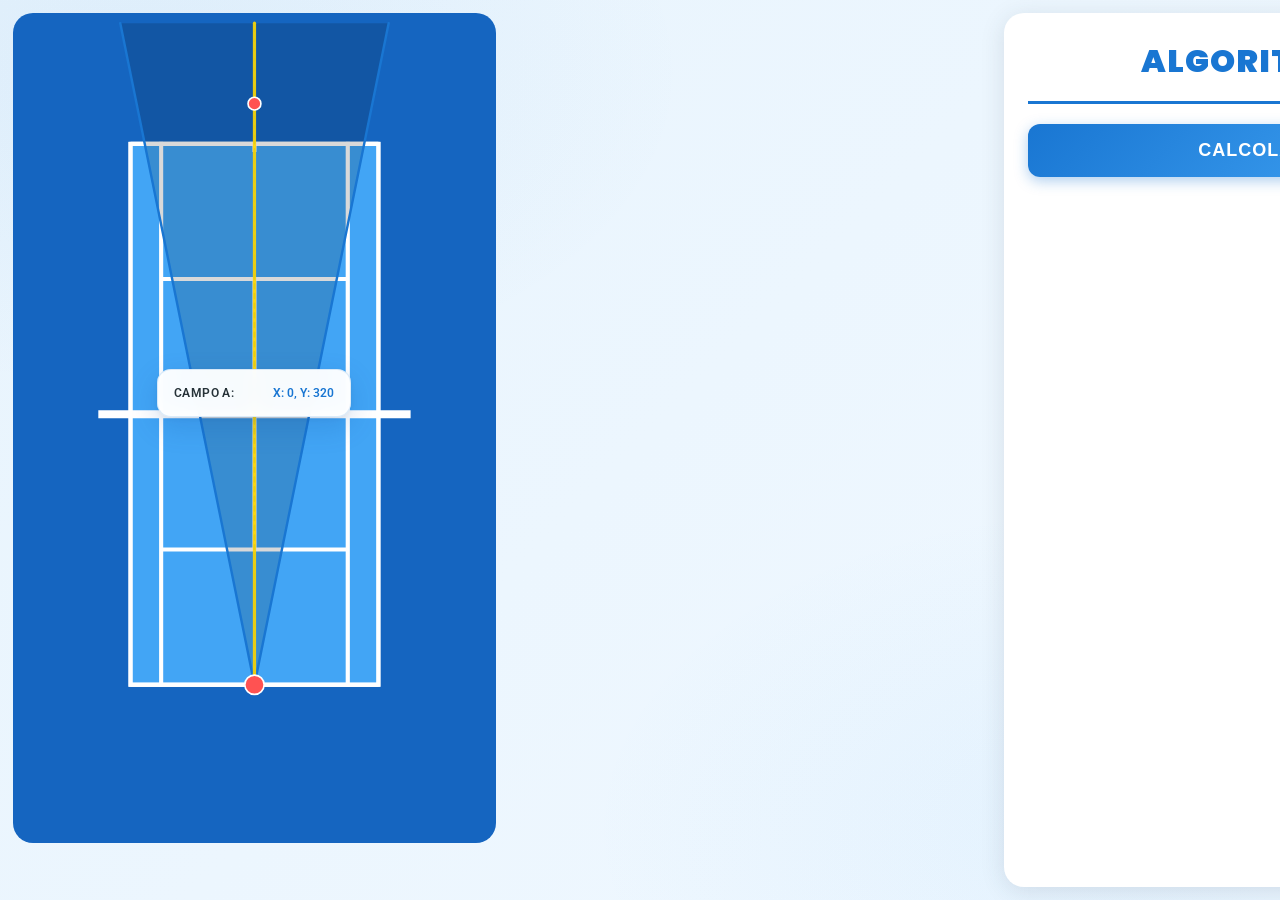
<file: algoritmo/algoritmo.html>
<!DOCTYPE html>
<html lang="it">
<head>
    <meta charset="UTF-8" />
    <meta name="viewport" content="width=device-width, initial-scale=1.0" />
    <title>Geometry of Tennis - Algoritmo</title>
    <link href="https://fonts.googleapis.com/css?family=Roboto:400,700&display=swap" rel="stylesheet">
    <link href="https://fonts.googleapis.com/css2?family=Poppins:wght@600;700;800;900&family=Montserrat:wght@700;800;900&display=swap" rel="stylesheet">
    <link rel="stylesheet" href="../styles.css">
    <style>
        /* Override layout for 3-column design */
        .page-container {
            display: grid;
            grid-template-columns: 1fr 1fr 1fr;
            gap: 0.8em;
            height: 100vh;
            padding: 0.8em;
            box-sizing: border-box;
            margin: 0;
            min-width: 1500px;
        }

        /* Hide the controls sidebar */
        .controls-sidebar {
            display: none;
        }

        /* Hide mobile navigation and toggle buttons */
        .mobile-nav-bar,
        .mobile-panel-toggle,
        .page-footer-mobile {
            display: none !important;
        }

        /* Primary court (left) */
        .primary-court {
            grid-column: 1;
        }

        /* Secondary court (center) */
        .secondary-court {
            grid-column: 2;
            display: flex !important;
        }

        /* Algoritmo panel (right) */
        .algoritmo-panel {
            grid-column: 3;
            background: #ffffff;
            border-radius: 20px;
            box-shadow: 0 4px 24px rgba(44, 62, 80, 0.13);
            padding: 24px;
            overflow-y: auto;
            display: flex;
            flex-direction: column;
            gap: 20px;
        }

        .algoritmo-title {
            font-family: 'Poppins', 'Montserrat', sans-serif;
            font-size: 32px;
            font-weight: 900;
            color: #1976d2;
            margin: 0;
            text-align: center;
            text-transform: uppercase;
            letter-spacing: 1px;
            padding-bottom: 16px;
            border-bottom: 3px solid #1976d2;
        }

        .algoritmo-content {
            display: flex;
            flex-direction: column;
            gap: 16px;
        }

        .algoritmo-section {
            background: #f5f5f5;
            border-radius: 12px;
            padding: 12px;
        }

        .algoritmo-section-title {
            font-size: 14px;
            font-weight: 700;
            color: #263238;
            margin: 0 0 8px 0;
            text-transform: uppercase;
            letter-spacing: 0.5px;
        }

        .algoritmo-section-content {
            font-size: 13px;
            color: #546e7a;
            line-height: 1.5;
        }

        .calcola-button {
            width: 100%;
            padding: 16px;
            background: linear-gradient(135deg, #1976d2 0%, #42a5f5 100%);
            color: white;
            border: none;
            border-radius: 12px;
            font-size: 18px;
            font-weight: 700;
            text-transform: uppercase;
            letter-spacing: 1px;
            cursor: pointer;
            box-shadow: 0 4px 14px rgba(25, 118, 210, 0.35);
            transition: transform 0.2s ease, box-shadow 0.2s ease;
        }

        .calcola-button:hover {
            transform: translateY(-2px);
            box-shadow: 0 6px 18px rgba(25, 118, 210, 0.4);
        }

        .calcola-button:active {
            transform: translateY(0);
            box-shadow: 0 4px 10px rgba(25, 118, 210, 0.3);
        }

        .algoritmo-field {
            display: flex;
            flex-direction: column;
            padding: 6px 0;
            border-bottom: 1px solid #e0e0e0;
        }

        .algoritmo-field:last-child {
            border-bottom: none;
        }

        .field-header {
            display: flex;
            justify-content: space-between;
            align-items: center;
            margin-bottom: 6px;
        }

        .field-label {
            font-weight: 600;
            color: #263238;
            font-size: 12px;
        }

        .field-label-inverted {
            display: inline-flex;
            align-items: center;
            gap: 6px;
        }

        .inverted-indicator {
            color: #f44336;
            font-weight: 900;
            font-size: 16px;
            background: rgba(244, 67, 54, 0.1);
            border-radius: 3px;
            padding: 2px 4px;
            line-height: 1;
            display: inline-flex;
            align-items: center;
            justify-content: center;
            min-width: 18px;
            height: 18px;
        }

        .field-value {
            font-weight: 700;
            font-size: 16px;
            color: #1976d2;
            font-family: 'Courier New', monospace;
        }

        .field-details {
            display: flex;
            justify-content: space-between;
            align-items: center;
            gap: 10px;
        }

        .field-range {
            display: flex;
            gap: 6px;
            font-size: 10px;
            color: #78909c;
            font-family: 'Courier New', monospace;
        }

        .field-min, .field-max {
            display: flex;
            align-items: center;
            gap: 3px;
        }

        .field-min-label, .field-max-label {
            font-weight: 600;
            text-transform: uppercase;
            font-size: 9px;
        }

        .field-normalized {
            display: flex;
            align-items: center;
            gap: 5px;
        }

        .normalized-bar {
            width: 55px;
            height: 6px;
            background: #e0e0e0;
            border-radius: 3px;
            overflow: hidden;
        }

        .normalized-fill {
            height: 100%;
            background: linear-gradient(90deg, #4caf50 0%, #8bc34a 50%, #ffc107 75%, #f44336 100%);
            border-radius: 3px;
            transition: width 0.3s ease;
        }

        .normalized-value {
            font-weight: 700;
            font-size: 11px;
            color: #455a64;
            font-family: 'Courier New', monospace;
            min-width: 32px;
            text-align: right;
        }

        /* Hide the arrow between courts */
        .courts-arrow {
            display: none !important;
        }

        /* Ensure court lock overlay is not shown */
        #courtLockOverlay {
            display: none !important;
        }

        /* Hide dinamico panel */
        #dinamicoPanel {
            display: none !important;
        }

        /* Ensure courts are properly sized */
        .court-container {
            min-width: 0;
        }

        .svg-wrap {
            min-width: 0;
        }

        .svg-wrap svg {
            min-width: 0;
        }
    </style>
</head>
<body>
    <div class="page-container">
        <!-- Primary Court (Left) -->
        <div class="court-container primary-court">
            <div class="svg-wrap primary">
                <svg id="tennisCourt" width="100%" height="auto" viewBox="0 0 600 1006" style="background:#1565c0; border-radius:20px; display:block;">
                    <rect x="184" y="150" width="232" height="672" fill="#42a5f5" stroke="#fff" stroke-width="5"/>
                    <rect x="146" y="150" width="38" height="672" fill="#42a5f5" stroke="#fff" stroke-width="5"/>
                    <rect x="416" y="150" width="38" height="672" fill="#42a5f5" stroke="#fff" stroke-width="5"/>
                    <rect x="146" y="150" width="308" height="672" fill="none" stroke="#fff" stroke-width="5"/>
                    <line x1="300" y1="318" x2="300" y2="654" stroke="#fff" stroke-width="5"/>
                    <line x1="184" y1="318" x2="416" y2="318" stroke="#fff" stroke-width="5"/>
                    <line x1="184" y1="654" x2="416" y2="654" stroke="#fff" stroke-width="5"/>
                    <line x1="146" y1="150" x2="454" y2="150" stroke="#fff" stroke-width="5"/>
                    <line x1="146" y1="822" x2="454" y2="822" stroke="#fff" stroke-width="5"/>
                    <line x1="106" y1="486" x2="494" y2="486" stroke="#fff" stroke-width="10"/>
                    <!-- Coordinate system indicators -->
                    <line x1="300" y1="150" x2="300" y2="160" stroke="#fff" stroke-width="5"/>
                    <line x1="300" y1="822" x2="300" y2="812" stroke="#fff" stroke-width="5"/>
                    <polygon id="wedgeFill" points="300,822 185,0 415,0" fill="#000" fill-opacity="0.15" />
                    <line id="leftLine" x1="300" y1="822" x2="185" y2="0" stroke="#1976d2" stroke-width="3" stroke-linecap="round" />
                    <line id="rightLine" x1="300" y1="822" x2="415" y2="0" stroke="#1976d2" stroke-width="3" stroke-linecap="round" />
                    <line id="bisectorLine" x1="300" y1="822" x2="300" y2="0" stroke="#1976d2" stroke-width="2" stroke-dasharray="6 6" stroke-linecap="round" />
                    <line id="yellowLine" x1="300" y1="822" x2="300" y2="0" stroke="#ffd600" stroke-width="4" stroke-linecap="round" opacity="0.9" style="cursor: ew-resize;" />
                    <line id="h-measure" x1="300" y1="100" x2="300" y2="100" stroke="#ff6f00" stroke-width="4" opacity="0.9" />
                    <rect id="h-measure-badge" x="280" y="89" width="40" height="22" fill="white" stroke="#ff6f00" stroke-width="1" rx="4" />
                    <text id="h-measure-label" x="300" y="100" fill="#ff6f00" font-size="18" font-weight="700" text-anchor="middle" dominant-baseline="middle">0.0m</text>
                    <!-- Zone del Campo -->
                    <line id="zone-line-1" x1="242" y1="150" x2="242" y2="486" stroke="#9c27b0" stroke-width="2" opacity="0.7" style="display: none;" />
                    <line id="zone-line-2" x1="300" y1="150" x2="300" y2="486" stroke="#9c27b0" stroke-width="2" opacity="0.7" style="display: none;" />
                    <line id="zone-line-3" x1="358" y1="150" x2="358" y2="486" stroke="#9c27b0" stroke-width="2" opacity="0.7" style="display: none;" />
                    <circle id="zone-circle-a" cx="213" cy="320" r="14" fill="#ffffff" stroke="#9c27b0" stroke-width="2" opacity="0.95" style="display: none;" />
                    <text id="zone-label-a" x="213" y="320" fill="#9c27b0" font-size="18" font-weight="700" text-anchor="middle" dominant-baseline="middle" style="display: none;">A</text>
                    <circle id="zone-circle-b" cx="271" cy="320" r="14" fill="#ffffff" stroke="#9c27b0" stroke-width="2" opacity="0.95" style="display: none;" />
                    <text id="zone-label-b" x="271" y="320" fill="#9c27b0" font-size="18" font-weight="700" text-anchor="middle" dominant-baseline="middle" style="display: none;">B</text>
                    <circle id="zone-circle-c" cx="329" cy="320" r="14" fill="#ffffff" stroke="#9c27b0" stroke-width="2" opacity="0.95" style="display: none;" />
                    <text id="zone-label-c" x="329" y="320" fill="#9c27b0" font-size="18" font-weight="700" text-anchor="middle" dominant-baseline="middle" style="display: none;">C</text>
                    <circle id="zone-circle-d" cx="387" cy="320" r="14" fill="#ffffff" stroke="#9c27b0" stroke-width="2" opacity="0.95" style="display: none;" />
                    <text id="zone-label-d" x="387" y="320" fill="#9c27b0" font-size="18" font-weight="700" text-anchor="middle" dominant-baseline="middle" style="display: none;">D</text>
                    <!-- Zone del Campo per Campo A -->
                    <line id="zone-line-a-1" x1="242" y1="486" x2="242" y2="822" stroke="#9c27b0" stroke-width="2" opacity="0.7" style="display: none;" />
                    <line id="zone-line-a-2" x1="300" y1="486" x2="300" y2="822" stroke="#9c27b0" stroke-width="2" opacity="0.7" style="display: none;" />
                    <line id="zone-line-a-3" x1="358" y1="486" x2="358" y2="822" stroke="#9c27b0" stroke-width="2" opacity="0.7" style="display: none;" />
                    <circle id="zone-circle-a-field-a" cx="213" cy="654" r="14" fill="#ffffff" stroke="#9c27b0" stroke-width="2" opacity="0.95" style="display: none;" />
                    <text id="zone-label-a-field-a" x="213" y="654" fill="#9c27b0" font-size="18" font-weight="700" text-anchor="middle" dominant-baseline="middle" style="display: none;">A</text>
                    <circle id="zone-circle-b-field-a" cx="271" cy="654" r="14" fill="#ffffff" stroke="#9c27b0" stroke-width="2" opacity="0.95" style="display: none;" />
                    <text id="zone-label-b-field-a" x="271" y="654" fill="#9c27b0" font-size="18" font-weight="700" text-anchor="middle" dominant-baseline="middle" style="display: none;">B</text>
                    <circle id="zone-circle-c-field-a" cx="329" cy="654" r="14" fill="#ffffff" stroke="#9c27b0" stroke-width="2" opacity="0.95" style="display: none;" />
                    <text id="zone-label-c-field-a" x="329" y="654" fill="#9c27b0" font-size="18" font-weight="700" text-anchor="middle" dominant-baseline="middle" style="display: none;">C</text>
                    <circle id="zone-circle-d-field-a" cx="387" cy="654" r="14" fill="#ffffff" stroke="#9c27b0" stroke-width="2" opacity="0.95" style="display: none;" />
                    <text id="zone-label-d-field-a" x="387" y="654" fill="#9c27b0" font-size="18" font-weight="700" text-anchor="middle" dominant-baseline="middle" style="display: none;">D</text>
                    <circle id="cursorDot" cx="300" cy="822" r="12" fill="#ff5252" stroke="#fff" stroke-width="2" />
                    <circle id="intersectionDot" cx="300" cy="100" r="8" fill="#ff5252" stroke="#fff" stroke-width="2" style="display: none; cursor: move;" />
                </svg>
                <div id="measureArrowHtml" class="arrow-container"><div class="arrow"></div></div>
                <div id="coordinateTooltip" class="coordinate-tooltip">
                    <div class="tooltip-content">
                        <div id="tooltip-field-b" class="tooltip-field">
                            <span class="field-label">Campo B:</span>
                            <span id="fieldB-coords" class="field-coords">X: 0, Y: 0</span>
                        </div>
                        <div id="tooltip-field-a" class="tooltip-field">
                            <span class="field-label">Campo A:</span>
                            <span id="fieldA-coords" class="field-coords">X: 0, Y: 0</span>
                        </div>
                    </div>
                </div>
            </div>
        </div>

         <!-- Secondary Court (Center) -->
        <div class="court-container secondary-court">
            <div class="svg-wrap secondary">
                <!-- Campo secondario generato in JS -->
            </div>
            <div id="coordinateTooltip2" class="coordinate-tooltip">
                <div class="tooltip-content">
                    <div id="tooltip-field-b-2" class="tooltip-field">
                        <span class="field-label">Campo B:</span>
                        <span id="fieldB-coords-2" class="field-coords">X: 0, Y: 0</span>
                    </div>
                    <div id="tooltip-field-a-2" class="tooltip-field">
                        <span class="field-label">Campo A:</span>
                        <span id="fieldA-coords-2" class="field-coords">X: 0, Y: 0</span>
                    </div>
                </div>
            </div>
            <div id="courtLockOverlay" class="court-lock-overlay" style="display: none !important;">
            </div>
            <div id="dinamicoPanel" class="dinamico-panel" style="display: none !important;">
            </div>
        </div>

        <!-- Algoritmo Panel (Right) -->
        <div class="algoritmo-panel">
            <h1 class="algoritmo-title">Algoritmo</h1>
            
            <button id="calcolaButton" class="calcola-button">Calcola</button>
            
            <div class="algoritmo-content" id="risultatiAlgoritmo" style="display: none;">
                <!-- Rischio Colpo Totale -->
                <div class="algoritmo-section" style="background: linear-gradient(135deg, #e8f5e9 0%, #c8e6c9 100%); border: 2px solid #4caf50; margin-bottom: 16px;">
                    <div class="algoritmo-section-content" style="padding: 12px;">
                        <div class="field-header" style="justify-content: center; margin-bottom: 6px;">
                            <span class="field-label" style="font-size: 14px; color: #2e7d32; text-transform: uppercase; font-weight: 900;">Rischio Colpo</span>
                        </div>
                        <div class="field-header" style="justify-content: center;">
                            <span class="field-value" id="rischioColpoTotale" style="font-size: 32px; color: #2e7d32; font-weight: 900;">-</span>
                        </div>
                        <div class="field-details" style="justify-content: center; margin-top: 6px;">
                            <div class="normalized-bar" style="width: 120px; height: 10px;"><div class="normalized-fill" id="rischioColpoTotaleFill" style="width: 0%"></div></div>
                        </div>
                    </div>
                </div>

                <!-- Rischio Tecnico -->
                <div class="algoritmo-section collapsible-section" style="margin-bottom: 12px;">
                    <div class="section-header-clickable" style="cursor: pointer; user-select: none; display: flex; justify-content: space-between; align-items: center; padding: 12px; background: #f5f5f5; border-radius: 12px; margin-bottom: 6px;">
                        <span style="font-size: 14px; font-weight: 700; color: #1976d2; text-transform: uppercase;">Rischio Tecnico</span>
                        <div style="display: flex; align-items: center; gap: 10px;">
                            <span class="field-value" id="rischioTecnicoTotale" style="font-size: 20px; color: #1976d2; font-weight: 700;">-</span>
                            <span class="collapse-icon" style="font-size: 16px; color: #1976d2;">▼</span>
                        </div>
                    </div>
                    <div class="algoritmo-section-content collapsible-content" style="display: none;">
                        <div class="algoritmo-field">
                            <div class="field-header">
                            <span class="field-label field-label-inverted">Posizione Colpitore:<span class="inverted-indicator">−</span></span>
                            <span class="field-value" id="posizioneColpitore">-</span>
                            </div>
                            <div class="field-details">
                                <div class="field-range">
                                    <span class="field-min"><span class="field-min-label">Min:</span> <span id="posizioneColpitoreMin">-</span></span>
                                    <span class="field-max"><span class="field-max-label">Max:</span> <span id="posizioneColpitoreMax">-</span></span>
                                </div>
                                <div class="field-normalized">
                                    <div class="normalized-bar"><div class="normalized-fill" id="posizioneColpitoreFill" style="width: 0%"></div></div>
                                    <span class="normalized-value" id="posizioneColpitoreNorm">-</span>
                                </div>
                            </div>
                        </div>
                        <div class="algoritmo-field">
                            <div class="field-header">
                            <span class="field-label field-label-inverted">Spazio Colpo:<span class="inverted-indicator">−</span></span>
                            <span class="field-value" id="spazioColpo2">-</span>
                        </div>
                            <div class="field-details">
                                <div class="field-range">
                                    <span class="field-min"><span class="field-min-label">Min:</span> <span id="spazioColpo2Min">-</span></span>
                                    <span class="field-max"><span class="field-max-label">Max:</span> <span id="spazioColpo2Max">-</span></span>
                                </div>
                                <div class="field-normalized">
                                    <div class="normalized-bar"><div class="normalized-fill" id="spazioColpo2Fill" style="width: 0%"></div></div>
                                    <span class="normalized-value" id="spazioColpo2Norm">-</span>
                                </div>
                            </div>
                        </div>
                        <div class="algoritmo-field">
                            <div class="field-header">
                            <span class="field-label">Rischio Errore Laterale:</span>
                            <span class="field-value" id="rischioErroreLaterale">-</span>
                        </div>
                            <div class="field-details">
                                <div class="field-range">
                                    <span class="field-min"><span class="field-min-label">Min:</span> <span id="rischioErroreLateraleMin">-</span></span>
                                    <span class="field-max"><span class="field-max-label">Max:</span> <span id="rischioErroreLateraleMax">-</span></span>
                                </div>
                                <div class="field-normalized">
                                    <div class="normalized-bar"><div class="normalized-fill" id="rischioErroreLateraleFill" style="width: 0%"></div></div>
                                    <span class="normalized-value" id="rischioErroreLateraleNorm">-</span>
                                </div>
                            </div>
                        </div>
                        <div class="algoritmo-field">
                            <div class="field-header">
                            <span class="field-label">Altezza Rete:</span>
                            <span class="field-value" id="altezzaRete">-</span>
                        </div>
                            <div class="field-details">
                                <div class="field-range">
                                    <span class="field-min"><span class="field-min-label">Min:</span> <span id="altezzaReteMin">-</span></span>
                                    <span class="field-max"><span class="field-max-label">Max:</span> <span id="altezzaReteMax">-</span></span>
                                </div>
                                <div class="field-normalized">
                                    <div class="normalized-bar"><div class="normalized-fill" id="altezzaReteFill" style="width: 0%"></div></div>
                                    <span class="normalized-value" id="altezzaReteNorm">-</span>
                                </div>
                            </div>
                        </div>
                    </div>
                </div>

                <!-- Rischio Tattico -->
                <div class="algoritmo-section collapsible-section" style="margin-bottom: 12px;">
                    <div class="section-header-clickable" style="cursor: pointer; user-select: none; display: flex; justify-content: space-between; align-items: center; padding: 12px; background: #f5f5f5; border-radius: 12px; margin-bottom: 6px;">
                        <span style="font-size: 14px; font-weight: 700; color: #1976d2; text-transform: uppercase;">Rischio Tattico</span>
                        <div style="display: flex; align-items: center; gap: 10px;">
                            <span class="field-value" id="rischioTatticoTotale" style="font-size: 20px; color: #1976d2; font-weight: 700;">-</span>
                            <span class="collapse-icon" style="font-size: 16px; color: #1976d2;">▼</span>
                        </div>
                    </div>
                    <div class="algoritmo-section-content collapsible-content" style="display: none;">
                        <div class="algoritmo-field">
                            <div class="field-header">
                            <span class="field-label field-label-inverted">Spostamento Avversario:<span class="inverted-indicator">−</span></span>
                            <span class="field-value" id="spostamentoAvversario">-</span>
                            </div>
                            <div class="field-details">
                                <div class="field-range">
                                    <span class="field-min"><span class="field-min-label">Min:</span> <span id="spostamentoAvversarioMin">-</span></span>
                                    <span class="field-max"><span class="field-max-label">Max:</span> <span id="spostamentoAvversarioMax">-</span></span>
                                </div>
                                <div class="field-normalized">
                                    <div class="normalized-bar"><div class="normalized-fill" id="spostamentoAvversarioFill" style="width: 0%"></div></div>
                                    <span class="normalized-value" id="spostamentoAvversarioNorm">-</span>
                                </div>
                            </div>
                        </div>
                        <div class="algoritmo-field">
                            <div class="field-header">
                            <span class="field-label">Distanza Mid Point:</span>
                            <span class="field-value" id="distanzaMidPoint">-</span>
                            </div>
                            <div class="field-details">
                                <div class="field-range">
                                    <span class="field-min"><span class="field-min-label">Min:</span> <span id="distanzaMidPointMin">-</span></span>
                                    <span class="field-max"><span class="field-max-label">Max:</span> <span id="distanzaMidPointMax">-</span></span>
                                </div>
                                <div class="field-normalized">
                                    <div class="normalized-bar"><div class="normalized-fill" id="distanzaMidPointFill" style="width: 0%"></div></div>
                                    <span class="normalized-value" id="distanzaMidPointNorm">-</span>
                                </div>
                            </div>
                        </div>
                        <div class="algoritmo-field">
                            <div class="field-header">
                            <span class="field-label">Campo da Coprire:</span>
                            <span class="field-value" id="campoDaCoprire">-</span>
                        </div>
                            <div class="field-details">
                                <div class="field-range">
                                    <span class="field-min"><span class="field-min-label">Min:</span> <span id="campoDaCoprireMin">-</span></span>
                                    <span class="field-max"><span class="field-max-label">Max:</span> <span id="campoDaCoprireMax">-</span></span>
                                </div>
                                <div class="field-normalized">
                                    <div class="normalized-bar"><div class="normalized-fill" id="campoDaCoprireFill" style="width: 0%"></div></div>
                                    <span class="normalized-value" id="campoDaCoprireNorm">-</span>
                                </div>
                            </div>
                        </div>
                    </div>
                </div>
            </div>
        </div>
    </div>

    <!-- Hidden controls for configuration -->
    <div style="display: none;">
        <div class="controls-sidebar">
            <div class="control-section">
                <div class="control-options">
                    <label class="control-option" for="colpitore_tuo">
                        <input id="colpitore_tuo" type="radio" name="colpitore" value="tuo" checked />
                        <span>Tu</span>
                    </label>
                    <label class="control-option" for="colpitore_avv">
                        <input id="colpitore_avv" type="radio" name="colpitore" value="avversario" />
                        <span>Avversario</span>
                    </label>
                </div>
            </div>
            
            <div class="control-section">
                <div class="control-options">
                    <label class="control-option" for="tipo_pal">
                        <input id="tipo_pal" type="radio" name="tipologia" value="palleggio" checked />
                        <span>Palleggio</span>
                    </label>
                    <label class="control-option" for="tipo_pas">
                        <input id="tipo_pas" type="radio" name="tipologia" value="passante" />
                        <span>Passante / Vincente</span>
                    </label>
                    <label class="control-option" for="tipo_att">
                        <input id="tipo_att" type="radio" name="tipologia" value="attacco" />
                        <span>Attacco</span>
                    </label>
                    <label class="control-option" for="tipo_ser">
                        <input id="tipo_ser" type="radio" name="tipologia" value="servizio" />
                        <span>Servizio</span>
                    </label>
                </div>
            </div>
            
            <div class="control-section">
                <div class="control-options">
                    <label class="control-option" for="view_player">
                        <input id="view_player" type="checkbox" checked />
                        <span>Colpitore</span>
                    </label>
                    <label class="control-option" for="view_responder">
                        <input id="view_responder" type="checkbox" checked />
                        <span>Ricevitore</span>
                    </label>
                    <label class="control-option" for="view_directions">
                        <input id="view_directions" type="checkbox" checked />
                        <span>Direzioni</span>
                    </label>
                    <label class="control-option" for="view_shot">
                        <input id="view_shot" type="checkbox" checked />
                        <span>Colpo</span>
                    </label>
                    <label class="control-option" for="view_center">
                        <input id="view_center" type="checkbox" checked />
                        <span>Centro</span>
                    </label>
                    <label class="control-option" for="view_cover">
                        <input id="view_cover" type="checkbox" />
                        <span>Campo da Coprire</span>
                    </label>
                    <label class="control-option" for="view_zones">
                        <input id="view_zones" type="checkbox" />
                        <span>Zone del Campo</span>
                    </label>
                    <label class="control-option" for="view_coordinates">
                        <input id="view_coordinates" type="checkbox" checked />
                        <span>Coordinate</span>
                    </label>
                </div>
            </div>

            <div class="control-section">
                <div class="control-options">
                    <label class="control-option" for="campo_cemento">
                        <input id="campo_cemento" type="radio" name="campoType" value="cemento" checked />
                        <span>Cemento</span>
                    </label>
                    <label class="control-option" for="campo_terra">
                        <input id="campo_terra" type="radio" name="campoType" value="terra" />
                        <span>Terra</span>
                    </label>
                    <label class="control-option" for="campo_erba">
                        <input id="campo_erba" type="radio" name="campoType" value="erba" />
                        <span>Erba</span>
                    </label>
                </div>
            </div>

            <div class="mode-options">
                <label class="mode-option" for="modo_1colpo">
                    <input id="modo_1colpo" type="radio" name="modalita" value="1colpo" />
                </label>
                <label class="mode-option" for="modo_2colpi">
                    <input id="modo_2colpi" type="radio" name="modalita" value="2colpi" checked />
                </label>
                <label class="mode-option" for="modo_dinamico">
                    <input id="modo_dinamico" type="radio" name="modalita" value="dinamico" />
                </label>
            </div>
        </div>
    </div>

    <script>
        // Set initial configuration
        window.__modalita__ = '2colpi';
        window.__viewCoordinates__ = true;
        window.__viewDirections__ = true;
        window.__viewPlayer__ = true;
        window.__viewShot__ = true;
        window.__viewResponder__ = true;
        window.__viewCenter__ = true;
        window.__viewCover__ = false;
        window.__viewZones__ = false;
    </script>
    <script src="../app.js"></script>
    <script>
        // Force update after app.js has loaded
        window.addEventListener('load', function() {
            // Give app.js time to initialize
            setTimeout(function() {
                console.log('Forcing visualization update...');
                
                // Trigger change events to force visualization update
                const centerCheckbox = document.getElementById('view_center');
                const coordCheckbox = document.getElementById('view_coordinates');
                const bisectorLine = document.getElementById('bisectorLine');
                const tooltip = document.getElementById('coordinateTooltip');
                
                if (centerCheckbox) {
                    centerCheckbox.checked = true;
                    console.log('Centro checkbox checked:', centerCheckbox.checked);
                    centerCheckbox.dispatchEvent(new Event('change', { bubbles: true }));
                }
                
                if (coordCheckbox) {
                    coordCheckbox.checked = true;
                    console.log('Coordinate checkbox checked:', coordCheckbox.checked);
                    coordCheckbox.dispatchEvent(new Event('change', { bubbles: true }));
                }
                
                // Force bisector line to be visible
                if (bisectorLine) {
                    bisectorLine.style.display = '';
                    console.log('Bisector line display:', bisectorLine.style.display);
                }
                
                // Estendi la linea gialla fino al bordo del campo
                const yellowLine = document.getElementById('yellowLine');
                if (yellowLine) {
                    let isExtending = false;
                    
                    function extendYellowLine() {
                        if (isExtending) return;
                        
                        const x1 = parseFloat(yellowLine.getAttribute('x1'));
                        const y1 = parseFloat(yellowLine.getAttribute('y1'));
                        const x2 = parseFloat(yellowLine.getAttribute('x2'));
                        const y2 = parseFloat(yellowLine.getAttribute('y2'));
                        
                        // Determina la direzione (verso l'alto o verso il basso)
                        const END_Y = (y1 > 486) ? 0 : 1006; // Se colpitore sotto la rete, vai in alto
                        
                        // Verifica se la linea è già estesa
                        if (Math.abs(y2 - END_Y) < 1) return;
                        
                        // Calcola dove la linea estesa interseca il bordo
                        if (Math.abs(y2 - y1) > 0.001) {
                            const t = (END_Y - y1) / (y2 - y1);
                            const extendedX = x1 + t * (x2 - x1);
                            
                            // Aggiorna x2 e y2 per estendere fino al bordo
                            isExtending = true;
                            yellowLine.setAttribute('x2', String(extendedX));
                            yellowLine.setAttribute('y2', String(END_Y));
                            isExtending = false;
                        }
                    }
                    
                    // Osserva le modifiche alla linea gialla e estendila
                    const observer = new MutationObserver(function(mutations) {
                        if (!isExtending) {
                            setTimeout(extendYellowLine, 10);
                        }
                    });
                    
                    observer.observe(yellowLine, { attributes: true, attributeFilter: ['x1', 'y1', 'x2', 'y2'] });
                    
                    // Estendi inizialmente
                    setTimeout(extendYellowLine, 100);
                    
                    console.log('Yellow line extension enabled');
                }
                
                // Limitazione Y del colpitore in algoritmo.html: Y_campo_A <= 165
                // Nel sistema di coordinate Campo A: Y_campo_A = FIELD_A_ORIGIN_Y - Y_svg
                // Quindi: Y_svg >= FIELD_A_ORIGIN_Y - 165 = 822 - 165 = 657
                const cursorDot = document.getElementById('cursorDot');
                const svg = document.getElementById('tennisCourt');
                if (cursorDot && svg) {
                    const FIELD_A_ORIGIN_Y = 822;
                    const MAX_Y_CAMPO_A = 165;
                    const MIN_Y_SVG = FIELD_A_ORIGIN_Y - MAX_Y_CAMPO_A; // 657
                    let isEnforcingLimit = false;
                    let lastY = null;
                    
                    function enforceYLimitAndUpdateLines() {
                        if (isEnforcingLimit) return;
                        const currentY = parseFloat(cursorDot.getAttribute('cy'));
                        
                        // Se la Y è sotto il minimo, limitala
                        if (currentY < MIN_Y_SVG) {
                            isEnforcingLimit = true;
                            cursorDot.setAttribute('cy', String(MIN_Y_SVG));
                            lastY = MIN_Y_SVG;
                            
                            // Forza l'aggiornamento delle linee creando un evento pointermove sintetico
                            // che app.js processerà normalmente, aggiornando così le linee
                            setTimeout(function() {
                                const dotX = parseFloat(cursorDot.getAttribute('cx'));
                                
                                // Converti coordinate SVG a coordinate client
                                const pt = svg.createSVGPoint();
                                pt.x = dotX;
                                pt.y = MIN_Y_SVG;
                                const clientPoint = pt.matrixTransform(svg.getScreenCTM());
                                
                                // Crea un evento pointermove sintetico nella posizione corretta
                                const syntheticEvent = new PointerEvent('pointermove', {
                                    bubbles: true,
                                    cancelable: true,
                                    view: window,
                                    clientX: clientPoint.x,
                                    clientY: clientPoint.y,
                                    pointerId: 1,
                                    pointerType: 'mouse',
                                    buttons: 1 // Simula mouse button pressed (dragging)
                                });
                                
                                // Dispatcha l'evento sul window (dove app.js lo ascolta)
                                window.dispatchEvent(syntheticEvent);
                                
                                isEnforcingLimit = false;
                            }, 0);
                        } else {
                            lastY = currentY;
                        }
                    }
                    
                    // Usa MutationObserver per monitorare le modifiche all'attributo cy
                    const dotObserver = new MutationObserver(function(mutations) {
                        if (!isEnforcingLimit) {
                            mutations.forEach(function(mutation) {
                                if (mutation.type === 'attributes' && mutation.attributeName === 'cy') {
                                    const newY = parseFloat(cursorDot.getAttribute('cy'));
                                    // Solo se la Y è cambiata e sotto il minimo
                                    if (newY !== lastY && newY < MIN_Y_SVG) {
                                        requestAnimationFrame(enforceYLimitAndUpdateLines);
                                    }
                                }
                            });
                        }
                    });
                    
                    dotObserver.observe(cursorDot, { 
                        attributes: true, 
                        attributeFilter: ['cy'] 
                    });
                    
                    // Inizializza lastY
                    lastY = parseFloat(cursorDot.getAttribute('cy'));
                    
                    // Applica il limite anche inizialmente
                    enforceYLimitAndUpdateLines();
                    
                    console.log('Limitazione Y colpitore attiva: Y_campo_A <=', MAX_Y_CAMPO_A, '(Y_svg >=', MIN_Y_SVG + ')');
                }
                
                // Additional timeout to ensure everything is loaded
                setTimeout(function() {
                    // Trigger a click event to ensure all handlers are initialized
                    const svg = document.getElementById('tennisCourt');
                    if (svg) {
                        // Get svg bounding rect for proper coordinate calculation
                        const rect = svg.getBoundingClientRect();
                        const event = new MouseEvent('mousemove', {
                            bubbles: true,
                            cancelable: true,
                            view: window,
                            clientX: rect.left + rect.width / 2,
                            clientY: rect.top + rect.height / 2
                        });
                        svg.dispatchEvent(event);
                    }
                    console.log('Visualization update complete');
                }, 200);
            }, 150);
            
            // Setup Calcola button
            setTimeout(function() {
                const calcolaButton = document.getElementById('calcolaButton');
                const risultatiDiv = document.getElementById('risultatiAlgoritmo');
                
                if (calcolaButton) {
                    calcolaButton.addEventListener('click', function() {
                        console.log('Calcola button clicked');
                        
                        // Costanti del sistema di coordinate
                        const FIELD_B_ORIGIN_X = 300;
                        const FIELD_B_ORIGIN_Y = 150;
                        const FIELD_A_ORIGIN_X = 300;
                        const FIELD_A_ORIGIN_Y = 822;
                        const NET_Y = 486;
                        
                        // Funzioni di conversione coordinate
                        function svgToFieldB(svgX, svgY) {
                            return {
                                x: svgX - FIELD_B_ORIGIN_X,
                                y: svgY - FIELD_B_ORIGIN_Y
                            };
                        }
                        
                        function svgToFieldA(svgX, svgY) {
                            return {
                                x: svgX - FIELD_A_ORIGIN_X,
                                y: FIELD_A_ORIGIN_Y - svgY
                            };
                        }
                        
                        // Calcola Posizione Colpitore
                        // La Y del colpitore nel campo principale (in coordinate Campo A)
                        const cursorDot = document.getElementById('cursorDot');
                        let posizioneColpitore = 0;
                        
                        if (cursorDot) {
                            const dotY_svg = parseFloat(cursorDot.getAttribute('cy'));
                            // Converti in coordinate Campo A (Y positivo verso l'alto)
                            posizioneColpitore = FIELD_A_ORIGIN_Y - dotY_svg;
                            
                            console.log('=== Posizione Colpitore ===');
                            console.log('Colpitore Y (SVG):', dotY_svg);
                            console.log('Posizione Colpitore (Campo A):', posizioneColpitore);
                        }
                        
                        // Calcola Spazio Colpo e Spazio Colpo (Da Rete)
                        // Condizioni comuni: Campo B con Y > 0 e X compreso tra -115 e 115
                        // Spazio Colpo: Y da 0 a 250 (in Campo B)
                        // Spazio Colpo (Da Rete): Y da 0 a 336 (in Campo B, fino alla rete)
                        const yellowLine = document.getElementById('yellowLine');
                        let spazioColpo = 0;      // Da Rete (Y fino a 336)
                        let spazioColpo2 = 0;     // Standard (Y fino a 250)
                        
                        // Limiti X in coordinate Campo B
                        const X_MIN_FIELD_B = -117;
                        const X_MAX_FIELD_B = 117;
                        // Limiti X in coordinate SVG
                        const X_MIN_SVG = FIELD_B_ORIGIN_X + X_MIN_FIELD_B; // 300 - 117 = 183
                        const X_MAX_SVG = FIELD_B_ORIGIN_X + X_MAX_FIELD_B; // 300 + 117 = 417
                        
                        // Limiti Y in coordinate SVG
                        const Y_MIN_SVG = FIELD_B_ORIGIN_Y; // 150 (Y = 0 in Campo B)
                        const Y_MAX_SVG_RETE = NET_Y; // 486 (Y = 336 in Campo B, alla rete)
                        const Y_MAX_SVG_250 = FIELD_B_ORIGIN_Y + 250; // 400 (Y = 250 in Campo B)
                        
                        // Algoritmo di Cohen-Sutherland per clipping della linea (definito globalmente)
                            function clipLine(x1, y1, x2, y2, xMin, xMax, yMin, yMax) {
                                const INSIDE = 0, LEFT = 1, RIGHT = 2, BOTTOM = 4, TOP = 8;
                                
                                function computeCode(x, y) {
                                    let code = INSIDE;
                                    if (x < xMin) code |= LEFT;
                                    else if (x > xMax) code |= RIGHT;
                                    if (y < yMin) code |= TOP;
                                    else if (y > yMax) code |= BOTTOM;
                                    return code;
                                }
                                
                                let code1 = computeCode(x1, y1);
                                let code2 = computeCode(x2, y2);
                                
                                while (true) {
                                    if (!(code1 | code2)) {
                                        return { x1, y1, x2, y2, valid: true };
                                    } else if (code1 & code2) {
                                        return { valid: false };
                                    } else {
                                        let x, y;
                                        const codeOut = code1 ? code1 : code2;
                                        
                                        if (codeOut & BOTTOM) {
                                            x = x1 + (x2 - x1) * (yMax - y1) / (y2 - y1);
                                            y = yMax;
                                        } else if (codeOut & TOP) {
                                            x = x1 + (x2 - x1) * (yMin - y1) / (y2 - y1);
                                            y = yMin;
                                        } else if (codeOut & RIGHT) {
                                            y = y1 + (y2 - y1) * (xMax - x1) / (x2 - x1);
                                            x = xMax;
                                        } else if (codeOut & LEFT) {
                                            y = y1 + (y2 - y1) * (xMin - x1) / (x2 - x1);
                                            x = xMin;
                                        }
                                        
                                        if (codeOut === code1) {
                                            x1 = x; y1 = y;
                                            code1 = computeCode(x1, y1);
                                        } else {
                                            x2 = x; y2 = y;
                                            code2 = computeCode(x2, y2);
                                        }
                                    }
                                }
                            }
                        
                        if (yellowLine) {
                            const x1_svg = parseFloat(yellowLine.getAttribute('x1'));
                            const y1_svg = parseFloat(yellowLine.getAttribute('y1'));
                            const x2_svg = parseFloat(yellowLine.getAttribute('x2'));
                            const y2_svg = parseFloat(yellowLine.getAttribute('y2'));
                            
                            console.log('=== Calcolo Spazio Colpo ===');
                            console.log('Yellow line SVG:', {x1: x1_svg, y1: y1_svg, x2: x2_svg, y2: y2_svg});
                            
                            // Calcola Spazio Colpo (Da Rete) - Y da 0 a 336
                            const clippedRete = clipLine(x1_svg, y1_svg, x2_svg, y2_svg, X_MIN_SVG, X_MAX_SVG, Y_MIN_SVG, Y_MAX_SVG_RETE);
                            
                            if (clippedRete.valid) {
                                const start_fieldB = svgToFieldB(clippedRete.x1, clippedRete.y1);
                                const end_fieldB = svgToFieldB(clippedRete.x2, clippedRete.y2);
                                
                                console.log('--- Spazio Colpo (Da Rete) ---');
                                console.log('Linea clippata (SVG):', {x1: clippedRete.x1, y1: clippedRete.y1, x2: clippedRete.x2, y2: clippedRete.y2});
                                console.log('Start Campo B:', start_fieldB);
                                console.log('End Campo B:', end_fieldB);
                                
                                const dx = end_fieldB.x - start_fieldB.x;
                                const dy = end_fieldB.y - start_fieldB.y;
                                spazioColpo = Math.sqrt(dx * dx + dy * dy);
                                
                                console.log('Spazio Colpo (Da Rete):', spazioColpo);
                            } else {
                                console.log('Spazio Colpo (Da Rete): linea fuori dal rettangolo valido');
                            }
                            
                            // Calcola Spazio Colpo - Y da 0 a 250
                            const clipped250 = clipLine(x1_svg, y1_svg, x2_svg, y2_svg, X_MIN_SVG, X_MAX_SVG, Y_MIN_SVG, Y_MAX_SVG_250);
                            
                            if (clipped250.valid) {
                                const start_fieldB = svgToFieldB(clipped250.x1, clipped250.y1);
                                const end_fieldB = svgToFieldB(clipped250.x2, clipped250.y2);
                                
                                console.log('--- Spazio Colpo ---');
                                console.log('Linea clippata (SVG):', {x1: clipped250.x1, y1: clipped250.y1, x2: clipped250.x2, y2: clipped250.y2});
                                console.log('Start Campo B:', start_fieldB);
                                console.log('End Campo B:', end_fieldB);
                                
                                const dx = end_fieldB.x - start_fieldB.x;
                                const dy = end_fieldB.y - start_fieldB.y;
                                spazioColpo2 = Math.sqrt(dx * dx + dy * dy);
                                
                                console.log('Spazio Colpo:', spazioColpo2);
                            } else {
                                console.log('Spazio Colpo: linea fuori dal rettangolo valido');
                            }
                        }
                        
                        // Calcola Rischio Errore Laterale
                        // Usa la porzione clippata della linea gialla (già calcolata per Spazio Colpo)
                        // 1. Trova Y_min e Y_max della porzione clippata
                        // 2. Calcola Y_media = (Y_min + Y_max) / 2
                        // 3. Trova X corrispondente a questa Y_media
                        // 4. Usa questa X come valore di rischio errore laterale
                        let rischioErroreLaterale = 0;
                        
                        console.log('=== Calcolo Rischio Errore Laterale ===');
                        
                        if (yellowLine) {
                            const x1_svg = parseFloat(yellowLine.getAttribute('x1'));
                            const y1_svg = parseFloat(yellowLine.getAttribute('y1'));
                            const x2_svg = parseFloat(yellowLine.getAttribute('x2'));
                            const y2_svg = parseFloat(yellowLine.getAttribute('y2'));
                            
                            // Clippa la linea nel rettangolo di Spazio Colpo (Y da 0 a 250)
                            const clipped250 = clipLine(x1_svg, y1_svg, x2_svg, y2_svg, X_MIN_SVG, X_MAX_SVG, Y_MIN_SVG, Y_MAX_SVG_250);
                            
                            if (clipped250.valid) {
                                // Trova Y_min e Y_max della porzione clippata (in coordinate SVG)
                                const y_min_svg = Math.min(clipped250.y1, clipped250.y2);
                                const y_max_svg = Math.max(clipped250.y1, clipped250.y2);
                                
                                // Calcola Y media
                                const y_media_svg = (y_min_svg + y_max_svg) / 2;
                                
                                console.log('Y min (SVG):', y_min_svg);
                                console.log('Y max (SVG):', y_max_svg);
                                console.log('Y media (SVG):', y_media_svg);
                                
                                // Trova X della linea gialla a Y_media
                                let yellowX_atYMedia = clipped250.x1;
                                if (Math.abs(clipped250.y2 - clipped250.y1) > 0.001) {
                                    const t = (y_media_svg - clipped250.y1) / (clipped250.y2 - clipped250.y1);
                                    yellowX_atYMedia = clipped250.x1 + t * (clipped250.x2 - clipped250.x1);
                            }
                            
                            console.log('X linea gialla a Y media (SVG):', yellowX_atYMedia);
                            
                            // Converti in coordinate Campo B
                            const yellowX_fieldB = yellowX_atYMedia - FIELD_B_ORIGIN_X;
                            
                            console.log('X linea gialla (Campo B):', yellowX_fieldB);
                            
                                // Rischio Errore Laterale = X (direttamente)
                                rischioErroreLaterale = yellowX_fieldB;
                            
                                console.log('Rischio Errore Laterale:', rischioErroreLaterale);
                            } else {
                                console.log('Rischio Errore Laterale: linea fuori dal rettangolo valido');
                            }
                        }
                        
                        // Calcola Altezza Rete
                        // Valore assoluto della X in cui la linea gialla si interseca con la rete (NET_Y = 486)
                        let altezzaRete = 0;
                        
                        console.log('=== Calcolo Altezza Rete ===');
                        
                        if (yellowLine) {
                            const x1_svg = parseFloat(yellowLine.getAttribute('x1'));
                            const y1_svg = parseFloat(yellowLine.getAttribute('y1'));
                            const x2_svg = parseFloat(yellowLine.getAttribute('x2'));
                            const y2_svg = parseFloat(yellowLine.getAttribute('y2'));
                            
                            // Calcola X della linea gialla alla Y della rete (NET_Y = 486)
                            if (Math.abs(y2_svg - y1_svg) > 0.001) {
                                const t = (NET_Y - y1_svg) / (y2_svg - y1_svg);
                                const yellowX_atNet = x1_svg + t * (x2_svg - x1_svg);
                                
                                // Converti in coordinate Campo B e prendi valore assoluto
                                const yellowX_fieldB_atNet = yellowX_atNet - FIELD_B_ORIGIN_X;
                                altezzaRete = Math.abs(yellowX_fieldB_atNet);
                                
                                console.log('X linea gialla alla rete (SVG):', yellowX_atNet);
                                console.log('X linea gialla alla rete (Campo B):', yellowX_fieldB_atNet);
                                console.log('Altezza Rete (|X|):', altezzaRete);
                            } else {
                                console.log('Altezza Rete: linea verticale, X costante');
                                // Se la linea è verticale, usa la X direttamente
                                const yellowX_fieldB_atNet = x1_svg - FIELD_B_ORIGIN_X;
                                altezzaRete = Math.abs(yellowX_fieldB_atNet);
                            }
                        }
                        
                        // Calcola Spostamento Avversario
                        // Distanza orizzontale nel Campo B del campo principale
                        // tra il ricevitore (intersectionDot) e la linea tratteggiata (bisectorLine)
                        // nel punto in cui la bisetrice ha la stessa Y del ricevitore
                        const intersectionDot = document.getElementById('intersectionDot');
                        const bisectorLine = document.getElementById('bisectorLine');
                        let spostamentoAvversario = 0;
                        
                        console.log('=== Calcolo Spostamento Avversario ===');
                        
                        if (intersectionDot && bisectorLine) {
                            // Coordinate SVG del ricevitore
                            const ricevitoreX_svg = parseFloat(intersectionDot.getAttribute('cx'));
                            const ricevitoreY_svg = parseFloat(intersectionDot.getAttribute('cy'));
                            
                            // Coordinate SVG della linea tratteggiata
                            const bisX1 = parseFloat(bisectorLine.getAttribute('x1'));
                            const bisY1 = parseFloat(bisectorLine.getAttribute('y1'));
                            const bisX2 = parseFloat(bisectorLine.getAttribute('x2'));
                            const bisY2 = parseFloat(bisectorLine.getAttribute('y2'));
                            
                            console.log('Ricevitore (SVG): x=' + ricevitoreX_svg + ', y=' + ricevitoreY_svg);
                            console.log('Linea tratteggiata (SVG): (' + bisX1 + ',' + bisY1 + ') -> (' + bisX2 + ',' + bisY2 + ')');
                            
                            // Calcola X della bisetrice alla stessa Y del ricevitore
                            let bisectorX_svg = bisX1;
                            if (Math.abs(bisY2 - bisY1) > 0.001) {
                                const t = (ricevitoreY_svg - bisY1) / (bisY2 - bisY1);
                                bisectorX_svg = bisX1 + t * (bisX2 - bisX1);
                            }
                            
                            console.log('X della bisetrice alla Y=' + ricevitoreY_svg + ': ' + bisectorX_svg);
                            
                            // Converti in coordinate Campo B
                            const ricevitoreX_fieldB = ricevitoreX_svg - FIELD_B_ORIGIN_X;
                            const bisX_fieldB = bisectorX_svg - FIELD_B_ORIGIN_X;
                            
                            console.log('Ricevitore (Campo B): X=' + ricevitoreX_fieldB);
                            console.log('Bisetrice (Campo B): X=' + bisX_fieldB);
                            
                            // Distanza orizzontale: differenza assoluta tra le X
                            spostamentoAvversario = Math.abs(ricevitoreX_fieldB - bisX_fieldB);
                            
                            console.log('Spostamento Avversario = |' + ricevitoreX_fieldB + ' - (' + bisX_fieldB + ')| = ' + spostamentoAvversario);
                        }
                        
                         // Calcola Distanza Mid Point
                        // Nel campo secondario, campo in basso (Campo A):
                        // - cursorDotReplica2 = pallino rosso nel Campo A (dove stava il colpitore originale)
                        // - bisectorLine2 = linea tratteggiata (centro)
                        // Calcola la distanza orizzontale tra il pallino e la bisetrice alla Y_campo_A = -30
                        
                        const svg2 = document.querySelector('.svg-wrap.secondary svg');
                        let distanzaMidPoint = 0;
                        
                        console.log('=== Calcolo Distanza Mid Point ===');
                        
                        if (svg2) {
                            // Pallino rosso nel Campo A (in basso) del campo secondario
                            const dotReplica = svg2.querySelector('#cursorDotReplica2');
                            // Linea tratteggiata (bisetrice/centro)
                            const bisectorLine2 = svg2.querySelector('#bisectorLine2');
                            
                            console.log('cursorDotReplica2 trovato:', !!dotReplica);
                            console.log('bisectorLine2 trovato:', !!bisectorLine2);
                            
                            if (dotReplica && bisectorLine2) {
                                // Coordinate SVG del pallino rosso nel Campo A
                                const dotX_svg = parseFloat(dotReplica.getAttribute('cx'));
                                const dotY_svg = parseFloat(dotReplica.getAttribute('cy'));
                                
                                // Coordinate SVG della linea tratteggiata
                                const bisX1 = parseFloat(bisectorLine2.getAttribute('x1'));
                                const bisY1 = parseFloat(bisectorLine2.getAttribute('y1'));
                                const bisX2 = parseFloat(bisectorLine2.getAttribute('x2'));
                                const bisY2 = parseFloat(bisectorLine2.getAttribute('y2'));
                                
                                console.log('Pallino rosso (SVG): x=' + dotX_svg + ', y=' + dotY_svg);
                                console.log('Linea tratteggiata (SVG): (' + bisX1 + ',' + bisY1 + ') -> (' + bisX2 + ',' + bisY2 + ')');
                                
                                // Converti in coordinate Campo A
                                const dotX_fieldA = dotX_svg - FIELD_A_ORIGIN_X;
                                const dotY_fieldA = FIELD_A_ORIGIN_Y - dotY_svg;
                                
                                console.log('Pallino (Campo A): X=' + dotX_fieldA + ', Y=' + dotY_fieldA);
                                
                                // Logica condizionale basata sulla Y del colpitore nel Campo A
                                let targetY_campoA;
                                let useHorizontalDistance = false;
                                
                                if (dotY_fieldA > -30) {
                                    // Y > -30: usa distanza euclidea alla Y = -30 (logica attuale)
                                    targetY_campoA = -30;
                                    useHorizontalDistance = false;
                                    console.log('Y_campo_A > -30: usando distanza euclidea alla Y = -30');
                                } else if (dotY_fieldA > -100 && dotY_fieldA <= -30) {
                                    // -100 < Y <= -30: usa distanza orizzontale alla stessa Y del colpitore (logica vecchia)
                                    targetY_campoA = dotY_fieldA;
                                    useHorizontalDistance = true;
                                    console.log('-100 < Y_campo_A <= -30: usando distanza orizzontale alla stessa Y del colpitore');
                                } else {
                                    // Y <= -100: usa distanza euclidea alla Y = -100
                                    targetY_campoA = -100;
                                    useHorizontalDistance = false;
                                    console.log('Y_campo_A <= -100: usando distanza euclidea alla Y = -100');
                                }
                                
                                // Converti targetY_campoA in Y_svg per il calcolo
                                const targetY_svg_calc = FIELD_A_ORIGIN_Y - targetY_campoA;
                                
                                // Calcola X della bisetrice alla Y target
                                let bisectorX_svg_calc = bisX1;
                                if (Math.abs(bisY2 - bisY1) > 0.001) {
                                    const t = (targetY_svg_calc - bisY1) / (bisY2 - bisY1);
                                    bisectorX_svg_calc = bisX1 + t * (bisX2 - bisX1);
                                }
                                
                                const bisX_fieldA = bisectorX_svg_calc - FIELD_A_ORIGIN_X;
                                const bisY_fieldA = targetY_campoA;
                                
                                console.log('Punto bisetrice (Campo A): X=' + bisX_fieldA + ', Y=' + bisY_fieldA);
                                
                                // Calcola distanza in base alla logica selezionata
                                if (useHorizontalDistance) {
                                    // Distanza orizzontale (logica vecchia)
                                    distanzaMidPoint = Math.abs(dotX_fieldA - bisX_fieldA);
                                    console.log('Distanza Mid Point (orizzontale) = |' + dotX_fieldA + ' - (' + bisX_fieldA + ')| = ' + distanzaMidPoint);
                                } else {
                                    // Distanza euclidea (logica attuale)
                                    const dx = dotX_fieldA - bisX_fieldA;
                                    const dy = dotY_fieldA - bisY_fieldA;
                                    distanzaMidPoint = Math.sqrt(dx * dx + dy * dy);
                                    console.log('Distanza Mid Point (euclidea) = sqrt((' + dx + ')^2 + (' + dy + ')^2) = ' + distanzaMidPoint);
                                }
                            }
                        }
                        
                        // Calcola Campo da Coprire
                        // Nel campo secondario, campo in basso (Campo A):
                        // Distanza orizzontale tra le due linee blu (leftLine2 e rightLine2)
                        // alla Y_campo_A = -30 (invece della Y del colpitore)
                        let campoDaCoprire = 0;
                        
                        console.log('=== Calcolo Campo da Coprire ===');
                        
                        if (svg2) {
                            // Pallino rosso nel Campo A (colpitore nel campo in basso)
                            const dotReplica = svg2.querySelector('#cursorDotReplica2');
                            // Linee blu delle direzioni
                            const leftLine2 = svg2.querySelector('#leftLine2');
                            const rightLine2 = svg2.querySelector('#rightLine2');
                            
                            console.log('cursorDotReplica2 trovato:', !!dotReplica);
                            console.log('leftLine2 trovato:', !!leftLine2);
                            console.log('rightLine2 trovato:', !!rightLine2);
                            
                            if (dotReplica && leftLine2 && rightLine2) {
                                // Coordinate SVG del pallino rosso nel Campo A
                                const dotX_svg = parseFloat(dotReplica.getAttribute('cx'));
                                const dotY_svg = parseFloat(dotReplica.getAttribute('cy'));
                                
                                // Converti in coordinate Campo A per determinare la logica da usare
                                const dotY_fieldA = FIELD_A_ORIGIN_Y - dotY_svg;
                                
                                // Coordinate della linea sinistra
                                const leftX1 = parseFloat(leftLine2.getAttribute('x1'));
                                const leftY1 = parseFloat(leftLine2.getAttribute('y1'));
                                const leftX2 = parseFloat(leftLine2.getAttribute('x2'));
                                const leftY2 = parseFloat(leftLine2.getAttribute('y2'));
                                
                                // Coordinate della linea destra
                                const rightX1 = parseFloat(rightLine2.getAttribute('x1'));
                                const rightY1 = parseFloat(rightLine2.getAttribute('y1'));
                                const rightX2 = parseFloat(rightLine2.getAttribute('x2'));
                                const rightY2 = parseFloat(rightLine2.getAttribute('y2'));
                                
                                console.log('Y del colpitore (Campo A):', dotY_fieldA);
                                console.log('Linea sinistra (SVG): (' + leftX1 + ',' + leftY1 + ') -> (' + leftX2 + ',' + leftY2 + ')');
                                console.log('Linea destra (SVG): (' + rightX1 + ',' + rightY1 + ') -> (' + rightX2 + ',' + rightY2 + ')');
                                
                                // Logica condizionale basata sulla Y del colpitore nel Campo A
                                let targetY_campoA;
                                
                                if (dotY_fieldA > -30) {
                                    // Y > -30: usa Y = -30
                                    targetY_campoA = -30;
                                    console.log('Y_campo_A > -30: usando Y = -30');
                                } else if (dotY_fieldA > -100 && dotY_fieldA <= -30) {
                                    // -100 < Y <= -30: usa la stessa Y del colpitore
                                    targetY_campoA = dotY_fieldA;
                                    console.log('-100 < Y_campo_A <= -30: usando la stessa Y del colpitore = ' + targetY_campoA);
                                } else {
                                    // Y <= -100: usa Y = -100
                                    targetY_campoA = -100;
                                    console.log('Y_campo_A <= -100: usando Y = -100');
                                }
                                
                                // Converti targetY_campoA in Y_svg per il calcolo
                                const targetY_svg = FIELD_A_ORIGIN_Y - targetY_campoA;
                                
                                console.log('Target Y_campo_A = ' + targetY_campoA + ' (Y_svg=' + targetY_svg + ')');
                                
                                // Calcola X della linea sinistra alla Y target
                                let leftX_atTargetY = leftX1;
                                if (Math.abs(leftY2 - leftY1) > 0.001) {
                                    const t = (targetY_svg - leftY1) / (leftY2 - leftY1);
                                    leftX_atTargetY = leftX1 + t * (leftX2 - leftX1);
                                }
                                
                                // Calcola X della linea destra alla Y target
                                let rightX_atTargetY = rightX1;
                                if (Math.abs(rightY2 - rightY1) > 0.001) {
                                    const t = (targetY_svg - rightY1) / (rightY2 - rightY1);
                                    rightX_atTargetY = rightX1 + t * (rightX2 - rightX1);
                                }
                                
                                console.log('X linea sinistra alla Y_campo_A=' + targetY_campoA + ' (Y_svg=' + targetY_svg + '): ' + leftX_atTargetY);
                                console.log('X linea destra alla Y_campo_A=' + targetY_campoA + ' (Y_svg=' + targetY_svg + '): ' + rightX_atTargetY);
                                
                                // Converti in coordinate Campo A
                                const leftX_fieldA = leftX_atTargetY - FIELD_A_ORIGIN_X;
                                const rightX_fieldA = rightX_atTargetY - FIELD_A_ORIGIN_X;
                                
                                console.log('X linea sinistra (Campo A):', leftX_fieldA);
                                console.log('X linea destra (Campo A):', rightX_fieldA);
                                
                                // Campo da coprire: distanza orizzontale tra le due linee
                                campoDaCoprire = Math.abs(rightX_fieldA - leftX_fieldA);
                                
                                console.log('Campo da Coprire = |' + rightX_fieldA + ' - (' + leftX_fieldA + ')| = ' + campoDaCoprire);
                            }
                        }
                        
                        // Calcola Min/Max dinamici per tutte le variabili tattiche
                        // Analizzando tutti i possibili colpi tra le direzioni sinistra e destra
                        let spazioColpo2Min = 0;
                        let spazioColpo2Max = 0;
                        // Spostamento Avversario usa valori fissi: min=0, max=170
                        const spostamentoAvversarioMin = 0;
                        const spostamentoAvversarioMax = 170;
                        let distanzaMidPointMin = 0;
                        let distanzaMidPointMax = 0;
                        let campoDaCoprireMin = 0;
                        let campoDaCoprireMax = 0;
                        
                        const leftLine = document.getElementById('leftLine');
                        const rightLine = document.getElementById('rightLine');
                        const bisectorLineEl = document.getElementById('bisectorLine');
                        
                        if (cursorDot && leftLine && rightLine && bisectorLineEl) {
                            // Posizione del colpitore (origine delle linee)
                            const dotX = parseFloat(cursorDot.getAttribute('cx'));
                            const dotY = parseFloat(cursorDot.getAttribute('cy'));
                            
                            // Endpoint della linea sinistra
                            const leftX2 = parseFloat(leftLine.getAttribute('x2'));
                            const leftY2 = parseFloat(leftLine.getAttribute('y2'));
                            
                            // Endpoint della linea destra
                            const rightX2 = parseFloat(rightLine.getAttribute('x2'));
                            const rightY2 = parseFloat(rightLine.getAttribute('y2'));
                            
                            // Coordinate della bisetrice
                            const bisX1 = parseFloat(bisectorLineEl.getAttribute('x1'));
                            const bisY1 = parseFloat(bisectorLineEl.getAttribute('y1'));
                            const bisX2 = parseFloat(bisectorLineEl.getAttribute('x2'));
                            const bisY2 = parseFloat(bisectorLineEl.getAttribute('y2'));
                            
                            // Y del ricevitore (presa da intersectionDot attuale)
                            const intersectionDot = document.getElementById('intersectionDot');
                            const ricevitoreY_svg = intersectionDot ? parseFloat(intersectionDot.getAttribute('cy')) : 250;
                            
                            console.log('=== Calcolo Min/Max Dinamici ===');
                            console.log('Colpitore:', {x: dotX, y: dotY});
                            console.log('Linea sinistra endpoint:', {x: leftX2, y: leftY2});
                            console.log('Linea destra endpoint:', {x: rightX2, y: rightY2});
                            console.log('Ricevitore Y:', ricevitoreY_svg);
                            
                            // Funzione per calcolare spazioColpo2 per una data direzione
                            function calcSpazioColpoForDirection(x1, y1, x2, y2) {
                                const clipped = clipLine(x1, y1, x2, y2, X_MIN_SVG, X_MAX_SVG, Y_MIN_SVG, Y_MAX_SVG_250);
                                if (clipped.valid) {
                                    const start = svgToFieldB(clipped.x1, clipped.y1);
                                    const end = svgToFieldB(clipped.x2, clipped.y2);
                                    const dx = end.x - start.x;
                                    const dy = end.y - start.y;
                                    return Math.sqrt(dx * dx + dy * dy);
                                }
                                return 0;
                            }
                            
                            // Funzione per calcolare la X di una linea a una data Y
                            function getLineXAtY(x1, y1, x2, y2, targetY) {
                                if (Math.abs(y2 - y1) < 0.001) return x1;
                                const t = (targetY - y1) / (y2 - y1);
                                return x1 + t * (x2 - x1);
                            }
                            
                            // Funzione per calcolare le metriche del secondo campo per una data direzione
                            // Il ricevitore diventa il nuovo colpitore nel campo secondario
                            function calcSecondaryMetricsForDirection(targetX, targetY) {
                                // Posizione dove arriva il colpo (nuovo colpitore nel campo secondario)
                                const shotLandingX = getLineXAtY(dotX, dotY, targetX, targetY, ricevitoreY_svg);
                                const shotLandingY = ricevitoreY_svg;
                                
                                // Nel campo secondario, il "colpitore" è nella metà inferiore (Campo A)
                                // e deve colpire verso il Campo B dove si trova l'avversario originale
                                
                                // La posizione del colpitore originale (ora ricevitore nel secondo campo)
                                // è nel Campo A, alla stessa Y del cursorDot originale ma riflesso
                                const originalHitterY_inSecondary = dotY; // Y del colpitore originale
                                
                                // Calcola le direzioni possibili dal nuovo colpitore (dove è arrivato il colpo)
                                // verso i target (angoli del campo avversario)
                                // I target per il nuovo colpitore sono i limiti X del campo alla riga di fondo
                                const targetLeftX_secondary = 185; // X min del singolo
                                const targetRightX_secondary = 415; // X max del singolo
                                const targetY_secondary = dotY > NET_Y ? 150 : 822; // Verso l'altra metà campo
                                
                                // Calcola la bisetrice del nuovo colpitore
                                // Centro tra le due direzioni estreme
                                const newBisectorTargetX = (targetLeftX_secondary + targetRightX_secondary) / 2;
                                
                                // Distanza Mid Point: distanza tra il colpitore originale e la bisetrice del nuovo colpitore
                                // Logica condizionale basata sulla Y del colpitore originale nel Campo A
                                
                                // Converti in coordinate Campo A per determinare la logica da usare
                                const originalX_fieldA = dotX - FIELD_A_ORIGIN_X;
                                const originalY_fieldA = FIELD_A_ORIGIN_Y - dotY;
                                
                                // Determina la Y target e il tipo di distanza in base alla Y del colpitore
                                let targetY_campoA;
                                let useHorizontalDistance = false;
                                
                                if (originalY_fieldA > -30) {
                                    // Y > -30: usa distanza euclidea alla Y = -30
                                    targetY_campoA = -30;
                                    useHorizontalDistance = false;
                                } else if (originalY_fieldA > -100 && originalY_fieldA <= -30) {
                                    // -100 < Y <= -30: usa distanza orizzontale alla stessa Y del colpitore
                                    targetY_campoA = originalY_fieldA;
                                    useHorizontalDistance = true;
                                } else {
                                    // Y <= -100: usa distanza euclidea alla Y = -100
                                    targetY_campoA = -100;
                                    useHorizontalDistance = false;
                                }
                                
                                // Converti targetY_campoA in Y_svg per il calcolo
                                const targetY_svg_forDMP = FIELD_A_ORIGIN_Y - targetY_campoA;
                                const newBisX_atTargetY = getLineXAtY(shotLandingX, shotLandingY, newBisectorTargetX, targetY_secondary, targetY_svg_forDMP);
                                
                                const bisX_fieldA = newBisX_atTargetY - FIELD_A_ORIGIN_X;
                                const bisY_fieldA = targetY_campoA;
                                
                                // Calcola distanza in base alla logica selezionata
                                let distMidPoint;
                                if (useHorizontalDistance) {
                                    // Distanza orizzontale (logica vecchia)
                                    distMidPoint = Math.abs(originalX_fieldA - bisX_fieldA);
                                } else {
                                    // Distanza euclidea (logica attuale)
                                    const dx = originalX_fieldA - bisX_fieldA;
                                    const dy = originalY_fieldA - bisY_fieldA;
                                    distMidPoint = Math.sqrt(dx * dx + dy * dy);
                                }
                                
                                // Campo da Coprire: larghezza tra le linee sinistra e destra del nuovo colpitore
                                // Logica condizionale basata sulla Y del colpitore originale nel Campo A
                                // (usa la stessa logica condizionale di distanzaMidPoint)
                                let targetY_campoA_CDC;
                                
                                if (originalY_fieldA > -30) {
                                    // Y > -30: usa Y = -30
                                    targetY_campoA_CDC = -30;
                                } else if (originalY_fieldA > -100 && originalY_fieldA <= -30) {
                                    // -100 < Y <= -30: usa la stessa Y del colpitore
                                    targetY_campoA_CDC = originalY_fieldA;
                                } else {
                                    // Y <= -100: usa Y = -100
                                    targetY_campoA_CDC = -100;
                                }
                                
                                // Converti targetY_campoA_CDC in Y_svg per il calcolo
                                const targetY_svg_forCDC = FIELD_A_ORIGIN_Y - targetY_campoA_CDC;
                                const leftX_atTargetY = getLineXAtY(shotLandingX, shotLandingY, targetLeftX_secondary, targetY_secondary, targetY_svg_forCDC);
                                const rightX_atTargetY = getLineXAtY(shotLandingX, shotLandingY, targetRightX_secondary, targetY_secondary, targetY_svg_forCDC);
                                const campoCoprire = Math.abs(rightX_atTargetY - leftX_atTargetY);
                                
                                return { distanzaMidPoint: distMidPoint, campoDaCoprire: campoCoprire };
                            }
                            
                            // Campiona molte direzioni tra sinistra e destra per trovare min/max
                            const NUM_SAMPLES = 100;
                            let spazioMin = Infinity, spazioMax = -Infinity;
                            let distMPMin = Infinity, distMPMax = -Infinity;
                            let campoMin = Infinity, campoMax = -Infinity;
                            
                            for (let i = 0; i <= NUM_SAMPLES; i++) {
                                const t = i / NUM_SAMPLES;
                                // Interpola tra la direzione sinistra e destra
                                const targetX = leftX2 + t * (rightX2 - leftX2);
                                const targetY = leftY2 + t * (rightY2 - leftY2);
                                
                                // Calcola spazioColpo per questa direzione
                                const spazio = calcSpazioColpoForDirection(dotX, dotY, targetX, targetY);
                                if (spazio > 0) {
                                    if (spazio < spazioMin) spazioMin = spazio;
                                    if (spazio > spazioMax) spazioMax = spazio;
                                }
                                
                                // Calcola metriche del campo secondario
                                const secondary = calcSecondaryMetricsForDirection(targetX, targetY);
                                if (secondary.distanzaMidPoint < distMPMin) distMPMin = secondary.distanzaMidPoint;
                                if (secondary.distanzaMidPoint > distMPMax) distMPMax = secondary.distanzaMidPoint;
                                if (secondary.campoDaCoprire < campoMin) campoMin = secondary.campoDaCoprire;
                                if (secondary.campoDaCoprire > campoMax) campoMax = secondary.campoDaCoprire;
                        }
                        
                            // Assegna i valori trovati
                            if (spazioMin !== Infinity && spazioMax !== -Infinity) {
                                spazioColpo2Min = spazioMin;
                                spazioColpo2Max = spazioMax;
                            }
                            if (distMPMin !== Infinity && distMPMax !== -Infinity) {
                                distanzaMidPointMin = distMPMin;
                                distanzaMidPointMax = distMPMax;
                            }
                            if (campoMin !== Infinity && campoMax !== -Infinity) {
                                campoDaCoprireMin = campoMin;
                                campoDaCoprireMax = campoMax;
                            }
                            
                            console.log('Spazio Colpo Min/Max:', spazioColpo2Min, spazioColpo2Max);
                            console.log('Spostamento Avversario Min/Max:', spostamentoAvversarioMin, spostamentoAvversarioMax, '(fissi)');
                            console.log('Distanza Mid Point Min/Max:', distanzaMidPointMin, distanzaMidPointMax);
                            console.log('Campo da Coprire Min/Max:', campoDaCoprireMin, campoDaCoprireMax);
                        }
                        
                        // Definizione Min/Max per ogni variabile
                        const ranges = {
                            posizioneColpitore: { min: -180, max: 180 },
                            spazioColpo2: { min: spazioColpo2Min, max: spazioColpo2Max },
                            rischioErroreLaterale: { min: -117, max: 117 },
                            altezzaRete: { min: 0, max: 100 },           // Fisso: min=0, max=100
                            spostamentoAvversario: { min: 0, max: 170 }, // Fisso: min=0, max=170
                            distanzaMidPoint: { min: 0, max: 200 },      // Fisso: min=0, max=200
                            campoDaCoprire: { min: 250, max: 400 }       // Fisso: min=250, max=400
                        };
                        
                        // Funzione per calcolare il valore normalizzato (0-1)
                        function normalizeValue(value, min, max) {
                            if (max === min) return 0.5; // Valore centrale se min == max
                            
                            // Normalizzazione lineare [0, 1]
                            const linear = (value - min) / (max - min);
                            const clamped = Math.max(0, Math.min(1, linear));
                            
                            // Mappa su [-6, 6] per la sigmoidea
                            // Quando clamped = 0 -> x = -6
                            // Quando clamped = 0.5 -> x = 0
                            // Quando clamped = 1 -> x = 6
                            const x = (clamped - 0.5) * 12;
                            
                            // Applica funzione sigmoidea: σ(x) = 1 / (1 + e^(-x))
                            const sigmoid = 1 / (1 + Math.exp(-x));
                            
                            return sigmoid;
                        }
                        
                        // Funzione di normalizzazione lineare semplice
                        function normalizeLinear(value, min, max) {
                            if (max === min) return 0.5;
                            const normalized = (value - min) / (max - min);
                            return Math.max(0, Math.min(1, normalized)); // Clamp tra 0 e 1
                        }
                        
                        // Funzione di normalizzazione concava per Posizione Colpitore (esponente 0.5)
                        // Crescita rapida all'inizio, rallenta verso il massimo
                        function normalizePosizioneColpitore(value, min, max) {
                            if (max === min) return 0.5;
                            if (value >= max) return 1;
                            if (value <= min) return 0;
                            
                            // Normalizzazione lineare [0, 1]
                            const linear = (value - min) / (max - min);
                            
                            // Applica funzione potenza con esponente < 1 (concava)
                            // Esponente 0.5 = radice quadrata: crescita rapida all'inizio, rallenta verso il massimo
                            // 0.2→0.447, 0.5→0.707, 0.8→0.894, 0.9→0.949
                            const result = Math.pow(linear, 0.5);
                            
                            return result;
                        }
                        
                        // Funzione di normalizzazione per Spazio Colpo (funzione convessa)
                        // Derivata seconda sempre positiva: le variazioni vicino ai massimi hanno effetti maggiori
                        function normalizeSpazioColpo(value, min, max) {
                            if (max === min) return 0.5;
                            if (value >= max) return 1;
                            if (value <= min) return 0;
                            
                            // Normalizzazione lineare [0, 1]
                            const linear = (value - min) / (max - min);
                            
                            // Applica funzione potenza con esponente > 1 (convessa)
                            // Esponente 3 dà crescita molto lenta all'inizio, forte accelerazione verso il massimo
                            // Derivata seconda sempre positiva e crescente
                            // 0.2→0.008, 0.5→0.125, 0.8→0.512, 0.9→0.729, 0.95→0.857
                            const result = Math.pow(linear, 3);
                            
                            return result;
                        }
                        
                        // Funzione di normalizzazione per Rischio Errore Laterale (usa valore assoluto)
                        function normalizeRischioErroreLaterale(value, min, max) {
                            // Il rischio è simmetrico: ±117 hanno lo stesso rischio (massimo), 0 ha rischio minimo
                            // Usa normalizzazione lineare invece di sigmoidea
                            const absValue = Math.abs(value);
                            return normalizeLinear(absValue, 0, 117);
                        }
                        
                        // Funzione speciale per normalizzare il Campo da Coprire
                        // Crescita molto rapida all'inizio, quasi massimo già a 300-310
                        function normalizeCampoDaCoprire(value, min, max) {
                            if (max === min) return 0.5;
                            if (value >= max) return 1;
                            if (value <= min) return 0;
                            
                            // Normalizzazione lineare [0, 1]
                            const linear = (value - min) / (max - min);
                            
                            // Applica funzione potenza con esponente < 1 per crescita rapida iniziale
                            // Esponente 0.5 (radice quadrata) dà crescita moderata all'inizio
                            // 260→0.26, 300→0.58, 310→0.63, 350→0.76
                            const result = Math.pow(linear, 0.5);
                            
                            return result;
                        }
                        
                        // Funzione di normalizzazione lineare per Altezza Rete
                        function normalizeAltezzaRete(value, min, max) {
                            return normalizeLinear(value, min, max);
                        }
                        
                        // Funzione per aggiornare un campo con valore, min, max e normalizzato
                        function updateField(id, value, min, max, normalizeFn = normalizeValue) {
                            const valueSpan = document.getElementById(id);
                            const minSpan = document.getElementById(id + 'Min');
                            const maxSpan = document.getElementById(id + 'Max');
                            const normSpan = document.getElementById(id + 'Norm');
                            const fillDiv = document.getElementById(id + 'Fill');
                            
                            const normalized = normalizeFn(value, min, max);
                            
                            if (valueSpan) valueSpan.textContent = value.toFixed(2);
                            if (minSpan) minSpan.textContent = min.toFixed(0);
                            if (maxSpan) maxSpan.textContent = max.toFixed(0);
                            if (normSpan) normSpan.textContent = normalized.toFixed(2);
                            if (fillDiv) fillDiv.style.width = (normalized * 100) + '%';
                        }
                        
                        // Funzione speciale per campi con overflow (mostra "X+" se supera il max)
                        function updateFieldWithOverflow(id, value, min, max, normalizeFn = normalizeValue) {
                            const valueSpan = document.getElementById(id);
                            const minSpan = document.getElementById(id + 'Min');
                            const maxSpan = document.getElementById(id + 'Max');
                            const normSpan = document.getElementById(id + 'Norm');
                            const fillDiv = document.getElementById(id + 'Fill');
                            
                            const exceedsMax = value > max;
                            const normalized = exceedsMax ? 1 : normalizeFn(value, min, max);
                            
                            if (valueSpan) {
                                if (exceedsMax) {
                                    valueSpan.textContent = max.toFixed(0) + '+';
                                } else {
                                    valueSpan.textContent = value.toFixed(2);
                        }
                            }
                            if (minSpan) minSpan.textContent = min.toFixed(0);
                            if (maxSpan) maxSpan.textContent = max.toFixed(0);
                            if (normSpan) normSpan.textContent = normalized.toFixed(2);
                            if (fillDiv) fillDiv.style.width = (normalized * 100) + '%';
                        }
                        
                        // Aggiorna tutti i campi
                        updateFieldWithOverflow('posizioneColpitore', posizioneColpitore, 
                            ranges.posizioneColpitore.min, ranges.posizioneColpitore.max, normalizePosizioneColpitore);
                        
                        updateField('spazioColpo2', spazioColpo2, 
                            ranges.spazioColpo2.min, ranges.spazioColpo2.max, normalizeSpazioColpo);
                        
                        updateField('rischioErroreLaterale', Math.abs(rischioErroreLaterale), 
                            0, 117, normalizeRischioErroreLaterale);
                        
                        updateFieldWithOverflow('altezzaRete', altezzaRete, 
                            ranges.altezzaRete.min, ranges.altezzaRete.max, normalizeAltezzaRete);
                        
                        updateField('spostamentoAvversario', spostamentoAvversario, 
                            ranges.spostamentoAvversario.min, ranges.spostamentoAvversario.max, normalizeLinear);
                        
                        // Usa la funzione con overflow per distanzaMidPoint e campoDaCoprire
                        updateFieldWithOverflow('distanzaMidPoint', distanzaMidPoint, 
                            ranges.distanzaMidPoint.min, ranges.distanzaMidPoint.max);
                        
                        updateFieldWithOverflow('campoDaCoprire', campoDaCoprire, 
                            ranges.campoDaCoprire.min, ranges.campoDaCoprire.max, normalizeCampoDaCoprire);
                        
                        // Calcola i valori normalizzati per i rischi totali
                        const posizioneColpitoreNorm = posizioneColpitore > ranges.posizioneColpitore.max ? 1 : 
                            normalizePosizioneColpitore(posizioneColpitore, ranges.posizioneColpitore.min, ranges.posizioneColpitore.max);
                        const spazioColpo2Norm = normalizeSpazioColpo(spazioColpo2, 
                            ranges.spazioColpo2.min, ranges.spazioColpo2.max);
                        // Per il rischio errore laterale, normalizziamo il valore assoluto
                        // |X| = 0 (centro) -> rischio minimo = 0
                        // |X| = 115 (bordo) -> rischio massimo = 1
                        const rischioErroreLateraleNorm = normalizeLinear(Math.abs(rischioErroreLaterale), 
                            0, 117);
                        const altezzaReteNorm = altezzaRete > ranges.altezzaRete.max ? 1 : 
                            normalizeAltezzaRete(altezzaRete, ranges.altezzaRete.min, ranges.altezzaRete.max);
                        const spostamentoAvversarioNorm = normalizeLinear(spostamentoAvversario, 
                            ranges.spostamentoAvversario.min, ranges.spostamentoAvversario.max);
                        const distanzaMidPointNorm = distanzaMidPoint > ranges.distanzaMidPoint.max ? 1 : 
                            normalizeValue(distanzaMidPoint, ranges.distanzaMidPoint.min, ranges.distanzaMidPoint.max);
                        const campoDaCoprireNorm = campoDaCoprire > ranges.campoDaCoprire.max ? 1 : 
                            normalizeCampoDaCoprire(campoDaCoprire, ranges.campoDaCoprire.min, ranges.campoDaCoprire.max);
                        
                        // Calcola Rischio Tecnico Totale
                        // Media pesata: tutte e 4 le variabili hanno peso 0.25 (25% ciascuna)
                        const rischioTecnicoTotale = (
                            0.25 * (1 - posizioneColpitoreNorm) + 
                            0.25 * (1 - spazioColpo2Norm) + 
                            0.25 * rischioErroreLateraleNorm +
                            0.25 * altezzaReteNorm
                        );
                        
                        // Calcola Rischio Tattico Totale
                        // Media pesata: Distanza Mid Point 0.4 (40%), Spostamento Avversario 0.3 (30%), Campo da Coprire 0.3 (30%)
                        const rischioTatticoTotale = (
                            0.3 * (1 - spostamentoAvversarioNorm) + 
                            0.4 * distanzaMidPointNorm + 
                            0.3 * campoDaCoprireNorm
                        );
                        
                        console.log('=== Rischi Totali ===');
                        console.log('Rischio Tecnico Totale:', rischioTecnicoTotale);
                        console.log('Rischio Tattico Totale:', rischioTatticoTotale);
                        
                        // Aggiorna i campi dei rischi totali
                        const rischioTecnicoTotaleSpan = document.getElementById('rischioTecnicoTotale');
                        const rischioTecnicoTotaleNormSpan = document.getElementById('rischioTecnicoTotaleNorm');
                        const rischioTecnicoTotaleFill = document.getElementById('rischioTecnicoTotaleFill');
                        
                        // Aggiorna i valori moltiplicando per 10 e mostrando 1 decimale
                        if (rischioTecnicoTotaleSpan) {
                            rischioTecnicoTotaleSpan.textContent = (rischioTecnicoTotale * 10).toFixed(1);
                        }
                        if (rischioTecnicoTotaleFill) {
                            rischioTecnicoTotaleFill.style.width = (rischioTecnicoTotale * 100) + '%';
                        }
                        
                        const rischioTatticoTotaleSpan = document.getElementById('rischioTatticoTotale');
                        const rischioTatticoTotaleFill = document.getElementById('rischioTatticoTotaleFill');
                        
                        if (rischioTatticoTotaleSpan) {
                            rischioTatticoTotaleSpan.textContent = (rischioTatticoTotale * 10).toFixed(1);
                        }
                        if (rischioTatticoTotaleFill) {
                            rischioTatticoTotaleFill.style.width = (rischioTatticoTotale * 100) + '%';
                        }
                        
                        // Calcola Rischio Colpo Totale
                        // Media tra Rischio Tecnico e Rischio Tattico
                        const rischioColpoTotale = (rischioTecnicoTotale + rischioTatticoTotale) / 2;
                        
                        console.log('Rischio Colpo Totale:', rischioColpoTotale);
                        
                        const rischioColpoTotaleSpan = document.getElementById('rischioColpoTotale');
                        const rischioColpoTotaleFill = document.getElementById('rischioColpoTotaleFill');
                        
                        if (rischioColpoTotaleSpan) {
                            rischioColpoTotaleSpan.textContent = (rischioColpoTotale * 10).toFixed(1);
                        }
                        if (rischioColpoTotaleFill) {
                            rischioColpoTotaleFill.style.width = (rischioColpoTotale * 100) + '%';
                        }
                        
                        if (risultatiDiv) {
                            risultatiDiv.style.display = 'flex';
                        }
                     });
                 }
             }, 300);
             
             // Setup coordinate tooltip for secondary court
             setTimeout(function() {
                 const svg2 = document.querySelector('.svg-wrap.secondary svg');
                 const tooltip2 = document.getElementById('coordinateTooltip2');
                 const fieldBCoords2 = document.getElementById('fieldB-coords-2');
                 const fieldACoords2 = document.getElementById('fieldA-coords-2');
                 const tooltipFieldB2 = document.getElementById('tooltip-field-b-2');
                 const tooltipFieldA2 = document.getElementById('tooltip-field-a-2');
                 
                 if (svg2 && tooltip2) {
                     console.log('Setting up secondary court coordinates');
                     
                     // Costanti del sistema di coordinate
                     const FIELD_B_ORIGIN_X = 300;
                     const FIELD_B_ORIGIN_Y = 150;
                     const FIELD_A_ORIGIN_X = 300;
                     const FIELD_A_ORIGIN_Y = 822;
                     const NET_Y = 486;
                     
                     function svgToFieldB(svgX, svgY) {
                         return {
                             x: Math.round(svgX - FIELD_B_ORIGIN_X),
                             y: Math.round(svgY - FIELD_B_ORIGIN_Y)
                         };
                     }
                     
                     function svgToFieldA(svgX, svgY) {
                         return {
                             x: Math.round(svgX - FIELD_A_ORIGIN_X),
                             y: Math.round(FIELD_A_ORIGIN_Y - svgY)
                         };
                     }
                     
                     function getSVGCoordinates(evt) {
                         const pt = svg2.createSVGPoint();
                         pt.x = evt.clientX;
                         pt.y = evt.clientY;
                         const svgP = pt.matrixTransform(svg2.getScreenCTM().inverse());
                         return { x: svgP.x, y: svgP.y };
                     }
                     
                     svg2.addEventListener('mousemove', function(evt) {
                         if (!window.__viewCoordinates__) {
                             tooltip2.style.display = 'none';
                             return;
                         }
                         
                         const coords = getSVGCoordinates(evt);
                         const isAboveNet = coords.y < NET_Y;
                         
                         if (isAboveNet) {
                             // Campo B
                             const fieldB = svgToFieldB(coords.x, coords.y);
                             if (fieldBCoords2) {
                                 fieldBCoords2.textContent = `X: ${fieldB.x}, Y: ${fieldB.y}`;
                             }
                             if (tooltipFieldB2) tooltipFieldB2.style.display = 'flex';
                             if (tooltipFieldA2) tooltipFieldA2.style.display = 'none';
                         } else {
                             // Campo A
                             const fieldA = svgToFieldA(coords.x, coords.y);
                             if (fieldACoords2) {
                                 fieldACoords2.textContent = `X: ${fieldA.x}, Y: ${fieldA.y}`;
                             }
                             if (tooltipFieldB2) tooltipFieldB2.style.display = 'none';
                             if (tooltipFieldA2) tooltipFieldA2.style.display = 'flex';
                         }
                         
                         // Position tooltip
                         const tooltipRect = tooltip2.getBoundingClientRect();
                         const offset = 10;
                         let left = evt.clientX;
                         let top = evt.clientY - offset;
                         
                         if (left + tooltipRect.width > window.innerWidth) {
                             left = evt.clientX - tooltipRect.width - offset;
                         }
                         
                         if (top < 0) {
                             top = evt.clientY + offset;
                             tooltip2.style.transform = 'translate(-50%, 0)';
                         } else {
                             tooltip2.style.transform = 'translate(-50%, -100%)';
                         }
                         
                         tooltip2.style.left = left + 'px';
                         tooltip2.style.top = top + 'px';
                         tooltip2.style.display = 'block';
                     });
                     
                     svg2.addEventListener('mouseleave', function() {
                         tooltip2.style.display = 'none';
                     });
                     
                     console.log('Secondary court coordinates setup complete');
                 }
             }, 500);
             
             // Setup collapsible sections for Rischio Tecnico and Rischio Tattico
             setTimeout(function() {
                 const collapsibleSections = document.querySelectorAll('.collapsible-section');
                 
                 collapsibleSections.forEach(function(section) {
                     const header = section.querySelector('.section-header-clickable');
                     const content = section.querySelector('.collapsible-content');
                     const icon = section.querySelector('.collapse-icon');
                     
                     if (header && content && icon) {
                         header.addEventListener('click', function() {
                             const isOpen = content.style.display !== 'none';
                             
                             if (isOpen) {
                                 content.style.display = 'none';
                                 icon.textContent = '▼';
                             } else {
                                 content.style.display = 'block';
                                 icon.textContent = '▲';
                             }
                         });
                     }
                 });
                 
                 console.log('Collapsible sections setup complete');
             }, 600);
         });
    </script>
</body>
</html>
</file>
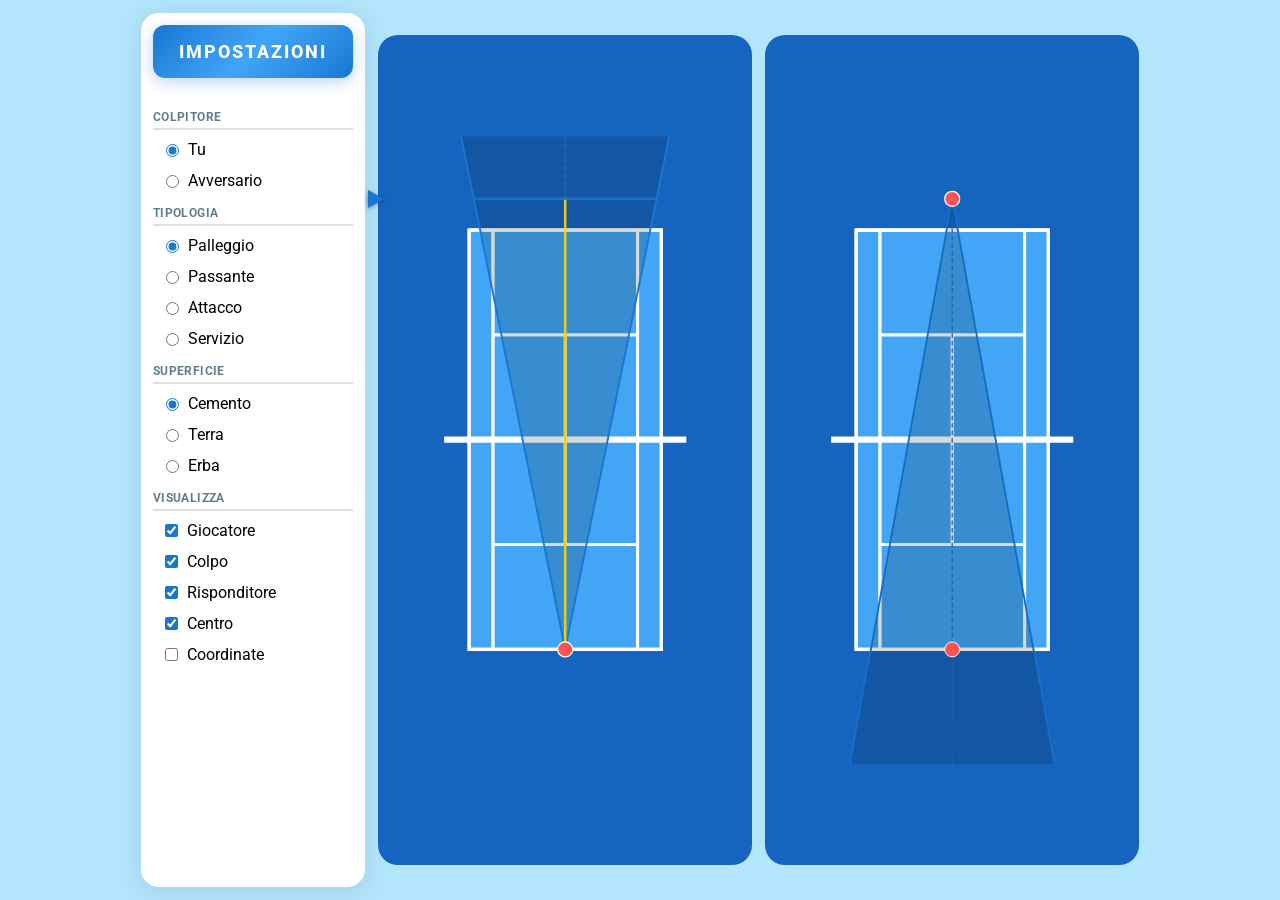
<file: template/demo.html>
<!DOCTYPE html>
<html lang="it">
<head>
    <meta charset="UTF-8" />
    <meta name="viewport" content="width=device-width, initial-scale=1.0" />
    <title>Geometry of Tennis</title>
    <link href="https://fonts.googleapis.com/css?family=Roboto:400,700&display=swap" rel="stylesheet">
    <style>
        body {
            font-family: 'Roboto', Arial, sans-serif;
            margin: 0;
            height: 100vh;
            overflow: hidden;
            background: linear-gradient(135deg, #b3e5fc 0%, #b3e5fc 100%);
        }

        .page-container { 
            display: grid; 
            grid-template-columns: auto 1fr 1fr; 
            gap: 0.8em; 
            height: 100vh;
            padding: 0.8em;
            box-sizing: border-box;
            position: relative; 
            margin-right: 8em;
        }

        .controls-sidebar {
            display: flex;
            flex-direction: column;
            gap: 12px;
            padding: 12px;
            background: #ffffff;
            border-radius: 18px;
            box-shadow: 0 4px 24px rgba(44, 62, 80, 0.13);
            min-width: 200px;
            max-width: 240px;
            margin-left: 8em;
        }
        
        .control-section {
            display: flex;
            flex-direction: column;
            gap: 6px;
        }
        
        .control-section-title {
            font-size: 12px;
            font-weight: 700;
            color: #607d8b;
            text-transform: uppercase;
            letter-spacing: 0.4px;
            margin: 0;
            padding-bottom: 4px;
            border-bottom: 2px solid #e0e0e0;
        }
        
        .control-options {
            display: flex;
            flex-direction: column;
            gap: 4px;
        }
        
        .control-option {
            display: flex;
            align-items: center;
            gap: 6px;
            padding: 4px 8px;
            border-radius: 6px;
            cursor: pointer;
            transition: background 0.2s ease;
            user-select: none;
        }
        
        .control-option:hover {
            background: #f5f5f5;
        }
        
        .control-option input[type="radio"],
        .control-option input[type="checkbox"] {
            accent-color: #1976d2;
            cursor: pointer;
        }
        
        .control-option label {
            cursor: pointer;
            flex: 1;
            margin: 0;
            font-size: 10px;
            color: #263238;
        }

        .court-container { 
            position: relative; 
            background: transparent; 
            padding: 0; 
            display: flex;
            align-items: center;
            justify-content: center;
        }
        
        .svg-wrap { 
            position: relative; 
            width: auto; 
            height: 95%;
            display: flex;
            align-items: center;
            justify-content: center;
        }
        
        .svg-wrap svg { 
            height: 100%; 
            width: auto; 
            max-width: 100%;
        }

        .arrow-container { 
            position: absolute; 
            left: -10px; 
            top: 0; 
            width: 28px; 
            height: 28px; 
            transform: translateY(-50%); 
            cursor: ns-resize; 
            z-index: 25; 
            display: block; 
        }
        
        .arrow-container .arrow { 
            position: absolute; 
            left: 0; 
            top: 50%; 
            transform: translateY(-50%); 
            width: 0; 
            height: 0; 
            border-top: 9px solid transparent; 
            border-bottom: 9px solid transparent; 
            border-left: 16px solid #ff6f00; 
            filter: drop-shadow(0 1px 2px rgba(0,0,0,0.4)); 
        }

        #cursorDot { cursor: grab; }

        /* Mobile responsiveness */
        @media (max-width: 1024px) {
            body {
                overflow: auto;
            }
            
            .page-container { 
                display: flex !important;
                flex-direction: row;
                gap: 0.8em; 
                padding: 0.5em; 
                min-height: 100vh;
                height: auto;
                box-sizing: border-box;
            }
            
            .controls-sidebar {
                flex: 0 0 200px;
                max-width: 200px;
                min-width: 180px;
                gap: 10px;
                padding: 10px;
                height: fit-content;
                align-self: flex-start;
                position: sticky;
                top: 0.5em;
            }
            
            .court-container {
                flex: 1;
                display: flex;
                flex-direction: column;
                gap: 0.8em;
                min-width: 0;
            }
            
            .court-container:first-of-type {
                order: 1;
            }
            
            .court-container:last-of-type {
                order: 2;
            }
            
            .control-section {
                gap: 6px;
            }
            
            .control-section-title {
                font-size: 11px;
            }
            
            .control-option {
                padding: 4px 8px;
            }
            
            .control-option label {
                font-size: 10px;
            }
            
            .svg-wrap svg { 
                height: auto !important; 
                width: 100%; 
                max-height: 45vh; 
            }
        }
        
        /* Dispositivi molto piccoli */
        @media (max-width: 480px) {
            .controls-sidebar {
                flex: 0 0 160px;
                max-width: 160px;
                min-width: 160px;
                padding: 8px;
            }
            
            .court-container {
                flex: 1;
            }
            
            .control-section-title {
                font-size: 10px;
            }
            
            .control-option label {
                font-size: 9px;
            }
            
            .back-btn {
                font-size: 11px;
                height: 32px;
            }
            
            .svg-wrap svg { 
                max-height: 40vh; 
            }
        }
        
        .settings-title {
            font-size: 18px;
            font-weight: 800;
            color: #ffffff;
            text-align: center;
            text-transform: uppercase;
            letter-spacing: 2px;
            margin-bottom: 20px;
            padding: 16px 12px;
            background: linear-gradient(135deg, #1976d2 0%, #42a5f5 50%, #1976d2 100%);
            border-radius: 12px;
            border: none;
            box-shadow: 0 4px 15px rgba(25, 118, 210, 0.3);
            position: relative;
            overflow: hidden;
        }
        
        .settings-title::before {
            content: '';
            position: absolute;
            top: 0;
            left: -100%;
            width: 100%;
            height: 100%;
            background: linear-gradient(90deg, transparent, rgba(255, 255, 255, 0.2), transparent);
            transition: left 0.5s;
        }
        
        .settings-title:hover::before {
            left: 100%;
        }
        
        .settings-title:hover {
            transform: translateY(-2px);
            box-shadow: 0 6px 20px rgba(25, 118, 210, 0.4);
            transition: all 0.3s ease;
        }
        
        .coordinate-tooltip {
            position: fixed;
            background: rgba(0, 0, 0, 0.85);
            color: #ffffff;
            padding: 8px 12px;
            border-radius: 6px;
            font-family: 'Roboto', Arial, sans-serif;
            font-size: 11px;
            box-shadow: 0 4px 12px rgba(0, 0, 0, 0.3);
            backdrop-filter: blur(10px);
            border: 1px solid rgba(255, 255, 255, 0.1);
            z-index: 1000;
            min-width: 140px;
            display: none;
            pointer-events: none;
        }
        
        .tooltip-content {
            display: flex;
            flex-direction: column;
            gap: 6px;
        }
        
        .tooltip-field {
            display: flex;
            justify-content: space-between;
            align-items: center;
        }
        
        .field-label {
            font-weight: 600;
            color: #42a5f5;
        }
        
        .field-coords {
            font-weight: 500;
            color: #ffffff;
            font-family: 'Courier New', monospace;
        }
    </style>
</head>
<body>
    <div class="page-container">
        <div class="controls-sidebar">
            <div class="settings-title">IMPOSTAZIONI</div>
            <!-- Colpitore -->
            <div class="control-section">
                <h3 class="control-section-title">Colpitore</h3>
                <div class="control-options">
                    <label class="control-option" for="colpitore_tuo">
                        <input id="colpitore_tuo" type="radio" name="colpitore" value="tuo" checked />
                        <span>Tu</span>
                    </label>
                    <label class="control-option" for="colpitore_avv">
                        <input id="colpitore_avv" type="radio" name="colpitore" value="avversario" />
                        <span>Avversario</span>
                    </label>
                </div>
            </div>
            
            <!-- Tipologia di Colpo -->
            <div class="control-section">
                <h3 class="control-section-title">Tipologia</h3>
                <div class="control-options">
                    <label class="control-option" for="tipo_pal">
                        <input id="tipo_pal" type="radio" name="tipologia" value="palleggio" checked />
                        <span>Palleggio</span>
                    </label>
                    <label class="control-option" for="tipo_pas">
                        <input id="tipo_pas" type="radio" name="tipologia" value="passante" />
                        <span>Passante</span>
                    </label>
                    <label class="control-option" for="tipo_att">
                        <input id="tipo_att" type="radio" name="tipologia" value="attacco" />
                        <span>Attacco</span>
                    </label>
                    <label class="control-option" for="tipo_ser">
                        <input id="tipo_ser" type="radio" name="tipologia" value="servizio" />
                        <span>Servizio</span>
                    </label>
                </div>
            </div>
            
            <!-- Superficie Campo -->
            <div class="control-section">
                <h3 class="control-section-title">Superficie</h3>
                <div class="control-options">
                    <label class="control-option" for="campo_cemento">
                        <input id="campo_cemento" type="radio" name="campoType" value="cemento" checked />
                        <span>Cemento</span>
                    </label>
                    <label class="control-option" for="campo_terra">
                        <input id="campo_terra" type="radio" name="campoType" value="terra" />
                        <span>Terra</span>
                    </label>
                    <label class="control-option" for="campo_erba">
                        <input id="campo_erba" type="radio" name="campoType" value="erba" />
                        <span>Erba</span>
                    </label>
                </div>
            </div>
            
            <!-- Visualizza -->
            <div class="control-section">
                <h3 class="control-section-title">Visualizza</h3>
                <div class="control-options">
                    <label class="control-option" for="view_player">
                        <input id="view_player" type="checkbox" checked />
                        <span>Giocatore</span>
                    </label>
                    <label class="control-option" for="view_shot">
                        <input id="view_shot" type="checkbox" checked />
                        <span>Colpo</span>
                    </label>
                    <label class="control-option" for="view_responder">
                        <input id="view_responder" type="checkbox" checked />
                        <span>Risponditore</span>
                    </label>
                    <label class="control-option" for="view_center">
                        <input id="view_center" type="checkbox" checked />
                        <span>Centro</span>
                    </label>
                    <label class="control-option" for="view_coordinates">
                        <input id="view_coordinates" type="checkbox" />
                        <span>Coordinate</span>
                    </label>
                </div>
            </div>
        </div>
        
        <div class="court-container">
            <div class="svg-wrap primary">
                <svg id="tennisCourt" width="100%" height="auto" viewBox="0 0 600 1006" style="background:#1565c0; border-radius:20px; display:block;">
                    <rect x="184" y="150" width="232" height="672" fill="#42a5f5" stroke="#fff" stroke-width="5"/>
                    <rect x="146" y="150" width="38" height="672" fill="#42a5f5" stroke="#fff" stroke-width="5"/>
                    <rect x="416" y="150" width="38" height="672" fill="#42a5f5" stroke="#fff" stroke-width="5"/>
                    <rect x="146" y="150" width="308" height="672" fill="none" stroke="#fff" stroke-width="5"/>
                    <line x1="300" y1="318" x2="300" y2="654" stroke="#fff" stroke-width="5"/>
                    <line x1="184" y1="318" x2="416" y2="318" stroke="#fff" stroke-width="5"/>
                    <line x1="184" y1="654" x2="416" y2="654" stroke="#fff" stroke-width="5"/>
                    <line x1="146" y1="150" x2="454" y2="150" stroke="#fff" stroke-width="5"/>
                    <line x1="146" y1="822" x2="454" y2="822" stroke="#fff" stroke-width="5"/>
                    <line x1="106" y1="486" x2="494" y2="486" stroke="#fff" stroke-width="10"/>
                    <polygon id="wedgeFill" points="300,822 185,0 415,0" fill="#000" fill-opacity="0.15" />
                    <line id="leftLine" x1="300" y1="822" x2="185" y2="0" stroke="#1976d2" stroke-width="3" stroke-linecap="round" />
                    <line id="rightLine" x1="300" y1="822" x2="415" y2="0" stroke="#1976d2" stroke-width="3" stroke-linecap="round" />
                    <line id="bisectorLine" x1="300" y1="822" x2="300" y2="0" stroke="#1976d2" stroke-width="2" stroke-dasharray="6 6" stroke-linecap="round" />
                    <line id="yellowLine" x1="300" y1="822" x2="300" y2="0" stroke="#ffd600" stroke-width="4" stroke-linecap="round" opacity="0.9" style="cursor: ew-resize;" />
                    <line id="h-measure" x1="300" y1="100" x2="300" y2="100" stroke="#ff6f00" stroke-width="4" opacity="0.9" />
                    <circle id="cursorDot" cx="300" cy="822" r="12" fill="#ff5252" stroke="#fff" stroke-width="2" />
                </svg>
                <div id="measureArrowHtml" class="arrow-container"><div class="arrow"></div></div>
                <div id="coordinateTooltip" class="coordinate-tooltip">
                    <div class="tooltip-content">
                        <div class="tooltip-field">
                            <span class="field-label">Campo B:</span>
                            <span id="fieldB-coords" class="field-coords">X: 0, Y: 0</span>
                        </div>
                        <div class="tooltip-field">
                            <span class="field-label">Campo A:</span>
                            <span id="fieldA-coords" class="field-coords">X: 0, Y: 0</span>
                        </div>
                    </div>
                </div>
            </div>
        </div>
        
        <div class="court-container">
            <div class="svg-wrap secondary">
                <!-- Campo secondario generato in JS -->
            </div>
        </div>
    </div>

    <script>
        (function () {
            const svg = document.getElementById('tennisCourt');
            if (!svg) return;
            
            const dot = document.getElementById('cursorDot');
            const leftLine = document.getElementById('leftLine');
            const rightLine = document.getElementById('rightLine');
            const bisectorLine = document.getElementById('bisectorLine');
            const yellowLine = document.getElementById('yellowLine');
            const wedge = document.getElementById('wedgeFill');
            const hMeasure = document.getElementById('h-measure');
            const arrowHtml = document.getElementById('measureArrowHtml');
            const chkPlayer = document.getElementById('view_player');
            const chkShot = document.getElementById('view_shot');
            const chkResponder = document.getElementById('view_responder');
            const chkCenter = document.getElementById('view_center');
            const chkCoordinates = document.getElementById('view_coordinates');
            const tooltip = document.getElementById('coordinateTooltip');
            const fieldBCoords = document.getElementById('fieldB-coords');
            const fieldACoords = document.getElementById('fieldA-coords');

            const COURT_X_MIN = 146;
            const COURT_X_MAX = 454;
            const COURT_Y_MIN = 150;
            const COURT_Y_MAX = 822;
            const NET_Y = 486;
            const ORIGIN_X = 300;
            const ORIGIN_TOP_Y = 150;
            const ORIGIN_BOTTOM_Y = 822;
            const SVG_X_MIN = 0;
            const SVG_X_MAX = 600;
            const SVG_Y_MIN = 0;
            const SVG_Y_MAX = 1006;
            const LEFT_X_SVG = ORIGIN_X - 115;
            const RIGHT_X_SVG = ORIGIN_X + 115;
            const END_Y_TOP = 0;
            const END_Y_BOTTOM = SVG_Y_MAX;
            const COLOR_PALLEGGIO = '#1976d2';
            const COLOR_PASSANTE = '#d32f2f';
            
            // Coordinate system origins
            const FIELD_B_ORIGIN_X = 300; // Center of top horizontal line
            const FIELD_B_ORIGIN_Y = 150; // Top horizontal line
            const FIELD_A_ORIGIN_X = 300; // Center of bottom horizontal line  
            const FIELD_A_ORIGIN_Y = 822; // Bottom horizontal line

            let currentMeasureY = ORIGIN_TOP_Y - 50;
            let draggingArrow = false;
            let isPlayer = true;
            let draggingDot = false;
            let draggingYellow = false;
            let yellowEndX = null;
            window.__shotTypeIsPassante__ = false;
            window.__shotType2IsPassante__ = false;
            window.__leftForceRed__ = false; // in modalità attacco: rosso solo come colore, non come logica
            window.__shotTypeIsServizio__ = false;
            window.__viewPlayer__ = true;
            window.__viewShot__ = true;
            window.__viewResponder__ = true;
            window.__viewCenter__ = true;
            window.__viewCoordinates__ = false;
            
            const COURT_COLORS = {
                cemento: { background: '#1565c0', court: '#42a5f5' },
                terra: { background: '#c62828', court: '#e57373' },
                erba: { background: '#2e7d32', court: '#66bb6a' }
            };
            window.__currentCourtType__ = 'cemento';

            // Coordinate calculation functions
            function calculateFieldBCoordinates(x, y) {
                // Campo B: origin at top horizontal line center (300, 150)
                // X: positive right, negative left
                // Y: positive down, negative up
                const fieldB_x = x - FIELD_B_ORIGIN_X;
                const fieldB_y = y - FIELD_B_ORIGIN_Y;
                return { x: fieldB_x, y: fieldB_y };
            }

            function calculateFieldACoordinates(x, y) {
                // Campo A: origin at bottom horizontal line center (300, 822)
                // X: positive right, negative left  
                // Y: positive up, negative down
                const fieldA_x = x - FIELD_A_ORIGIN_X;
                const fieldA_y = FIELD_A_ORIGIN_Y - y; // Inverted Y for Campo A
                return { x: fieldA_x, y: fieldA_y };
            }

            function updateCoordinateTooltip(x, y, clientX, clientY) {
                if (!tooltip || !fieldBCoords || !fieldACoords) return;
                
                // Check if coordinates should be shown
                if (!window.__viewCoordinates__) {
                    tooltip.style.display = 'none';
                    return;
                }
                
                // Smart positioning to avoid screen edges
                const tooltipRect = tooltip.getBoundingClientRect();
                const offset = 10;
                let left = clientX;
                let top = clientY - offset;
                
                // Adjust horizontal position if tooltip would go off screen
                if (left + tooltipRect.width > window.innerWidth) {
                    left = clientX - tooltipRect.width - offset;
                }
                
                // Adjust vertical position if tooltip would go off screen
                if (top < 0) {
                    top = clientY + offset;
                    tooltip.style.transform = 'translate(-50%, 0)';
                } else {
                    tooltip.style.transform = 'translate(-50%, -100%)';
                }
                
                tooltip.style.left = left + 'px';
                tooltip.style.top = top + 'px';
                tooltip.style.display = 'block';
                
                // Determine which field the cursor is in based on position relative to net
                const isAboveNet = y < NET_Y;
                
                if (isAboveNet) {
                    // Cursor is in Campo B (above net)
                    const fieldB = calculateFieldBCoordinates(x, y);
                    fieldBCoords.textContent = `X: ${Math.round(fieldB.x)}, Y: ${Math.round(fieldB.y)}`;
                    fieldACoords.textContent = `--`;
                } else {
                    // Cursor is in Campo A (below net)
                    const fieldA = calculateFieldACoordinates(x, y);
                    fieldBCoords.textContent = `--`;
                    fieldACoords.textContent = `X: ${Math.round(fieldA.x)}, Y: ${Math.round(fieldA.y)}`;
                }
            }

            function setLineToYEnd(lineEl, x0, y0, x1, y1, endYSvg) {
                if (!lineEl) return;
                const dx = x1 - x0;
                const dy = y1 - y0;
                const EPS = 1e-6;
                const denom = Math.abs(dy) < EPS ? (dy >= 0 ? EPS : -EPS) : dy;
                const t = (endYSvg - y0) / denom;
                const xEnd = x0 + t * dx;
                lineEl.setAttribute('x1', String(x0));
                lineEl.setAttribute('y1', String(y0));
                lineEl.setAttribute('x2', String(xEnd));
                lineEl.setAttribute('y2', String(endYSvg));
                return xEnd;
            }

            function setBisectorToYEnd(lineEl, x0, y0, passYSvg, endYSvg) {
                if (!lineEl) return;
                const EPS = 1e-6;
                const vLx = LEFT_X_SVG - x0;
                const vLy = passYSvg - y0;
                const vRx = RIGHT_X_SVG - x0;
                const vRy = passYSvg - y0;
                const lenL = Math.hypot(vLx, vLy) || EPS;
                const lenR = Math.hypot(vRx, vRy) || EPS;
                const ux = vLx / lenL + vRx / lenR;
                const uy = vLy / lenL + vRy / lenR;
                let xEnd;
                if (Math.abs(uy) < EPS) {
                    xEnd = x0;
                } else {
                    const t = (endYSvg - y0) / uy;
                    xEnd = x0 + t * ux;
                }
                lineEl.setAttribute('x1', String(x0));
                lineEl.setAttribute('y1', String(y0));
                lineEl.setAttribute('x2', String(xEnd));
                lineEl.setAttribute('y2', String(endYSvg));
            }

            function computeIntersectionX(x0, y0, xT, yT, yH) {
                const dx = xT - x0;
                const dy = yT - y0;
                const EPS = 1e-6;
                const denom = Math.abs(dy) < EPS ? (dy >= 0 ? EPS : -EPS) : dy;
                const t = (yH - y0) / denom;
                return x0 + t * dx;
            }

            function computeBisectorXAtY(x0, y0, passYSvg, yH) {
                const EPS = 1e-6;
                const vLx = LEFT_X_SVG - x0;
                const vLy = passYSvg - y0;
                const vRx = RIGHT_X_SVG - x0;
                const vRy = passYSvg - y0;
                const lenL = Math.hypot(vLx, vLy) || EPS;
                const lenR = Math.hypot(vRx, vRy) || EPS;
                const ux = vLx / lenL + vRx / lenR;
                const uy = vLy / lenL + vRy / lenR;
                if (Math.abs(uy) < EPS) return x0;
                const t = (yH - y0) / uy;
                return x0 + t * ux;
            }

            function updateHorizontalMeasure(dotX, dotY, targets, yH) {
                if (!hMeasure) return;
                if (window.__viewResponder__ === false) {
                    if (hMeasure) hMeasure.style.display = 'none';
                    return;
                }
                
                let xLeft, xRight;
                if (window.__shotTypeIsServizio__) {
                    // Servizio mode: use the actual target points
                    xLeft = computeIntersectionX(dotX, dotY, targets.left.x, targets.left.y, yH);
                    xRight = computeIntersectionX(dotX, dotY, targets.right.x, targets.right.y, yH);
                } else {
                    // Normal mode: use LEFT_X_SVG and RIGHT_X_SVG
                    xLeft = computeIntersectionX(dotX, dotY, LEFT_X_SVG, targets.left, yH);
                    xRight = computeIntersectionX(dotX, dotY, RIGHT_X_SVG, targets.right, yH);
                }
                
                const x1 = Math.min(xLeft, xRight);
                const x2 = Math.max(xLeft, xRight);
                hMeasure.setAttribute('x1', String(x1));
                hMeasure.setAttribute('y1', String(yH));
                hMeasure.setAttribute('x2', String(x2));
                hMeasure.setAttribute('y2', String(yH));
                hMeasure.style.display = '';
            }

            function svgYToClientY(ySvg) {
                const pt = svg.createSVGPoint();
                pt.x = 0; pt.y = ySvg;
                const ctm = svg.getScreenCTM();
                const p = pt.matrixTransform(ctm);
                return p.y;
            }

            function updateArrowHtmlPosition() {
                if (!arrowHtml) return;
                if (window.__viewResponder__ === false) { arrowHtml.style.display = 'none'; return; }
                const wrap = svg.parentElement;
                if (!wrap) return;
                const wrapRect = wrap.getBoundingClientRect();
                const clientY = svgYToClientY(currentMeasureY);
                const top = clientY - wrapRect.top;
                arrowHtml.style.top = `${top}px`;
                if (arrowHtml.style.display !== 'block') arrowHtml.style.display = 'block';
            }

            function setupSecondaryCourt() {
                const secondary = document.querySelector('.svg-wrap.secondary');
                const primary = document.querySelector('.svg-wrap.primary');
                if (!secondary || !primary) return;
                
                if (!secondary.querySelector('svg')) {
                    const currentColors = COURT_COLORS[window.__currentCourtType__] || COURT_COLORS.cemento;
                    const svg2 = document.createElementNS('http://www.w3.org/2000/svg', 'svg');
                    svg2.setAttribute('width', '100%');
                    svg2.setAttribute('height', 'auto');
                    svg2.setAttribute('viewBox', '0 0 600 1006');
                    svg2.setAttribute('style', `background:${currentColors.background}; border-radius:20px; display:block;`);
                    
                    const elems = [
                        ['rect', { x: '184', y: '150', width: '232', height: '672', fill: currentColors.court, stroke: '#fff', 'stroke-width': '5' }],
                        ['rect', { x: '146', y: '150', width: '38', height: '672', fill: currentColors.court, stroke: '#fff', 'stroke-width': '5' }],
                        ['rect', { x: '416', y: '150', width: '38', height: '672', fill: currentColors.court, stroke: '#fff', 'stroke-width': '5' }],
                        ['rect', { x: '146', y: '150', width: '308', height: '672', fill: 'none', stroke: '#fff', 'stroke-width': '5' }],
                        ['line', { x1: '300', y1: '318', x2: '300', y2: '654', stroke: '#fff', 'stroke-width': '5' }],
                        ['line', { x1: '184', y1: '318', x2: '416', y2: '318', stroke: '#fff', 'stroke-width': '5' }],
                        ['line', { x1: '184', y1: '654', x2: '416', y2: '654', stroke: '#fff', 'stroke-width': '5' }],
                        ['line', { x1: '146', y1: '150', x2: '454', y2: '150', stroke: '#fff', 'stroke-width': '5' }],
                        ['line', { x1: '146', y1: '822', x2: '454', y2: '822', stroke: '#fff', 'stroke-width': '5' }],
                        ['line', { x1: '106', y1: '486', x2: '494', y2: '486', stroke: '#fff', 'stroke-width': '10' }]
                    ];
                    elems.forEach(([tag, attrs]) => {
                        const el = document.createElementNS('http://www.w3.org/2000/svg', tag);
                        Object.entries(attrs).forEach(([k, v]) => el.setAttribute(k, v));
                        svg2.appendChild(el);
                    });
                    
                    const left2 = document.createElementNS('http://www.w3.org/2000/svg', 'line');
                    left2.setAttribute('id', 'leftLine2');
                    left2.setAttribute('stroke', COLOR_PALLEGGIO);
                    left2.setAttribute('stroke-width', '3');
                    left2.setAttribute('stroke-linecap', 'round');
                    svg2.appendChild(left2);
                    
                    const right2 = document.createElementNS('http://www.w3.org/2000/svg', 'line');
                    right2.setAttribute('id', 'rightLine2');
                    right2.setAttribute('stroke', COLOR_PALLEGGIO);
                    right2.setAttribute('stroke-width', '3');
                    right2.setAttribute('stroke-linecap', 'round');
                    svg2.appendChild(right2);
                    
                    const bis2 = document.createElementNS('http://www.w3.org/2000/svg', 'line');
                    bis2.setAttribute('id', 'bisectorLine2');
                    bis2.setAttribute('stroke', COLOR_PALLEGGIO);
                    bis2.setAttribute('stroke-width', '2');
                    bis2.setAttribute('stroke-dasharray', '6 6');
                    bis2.setAttribute('stroke-linecap', 'round');
                    svg2.appendChild(bis2);
                    
                    const wedge2 = document.createElementNS('http://www.w3.org/2000/svg', 'polygon');
                    wedge2.setAttribute('id', 'wedgeFill2');
                    wedge2.setAttribute('fill', '#000');
                    wedge2.setAttribute('fill-opacity', '0.15');
                    svg2.appendChild(wedge2);
                    
                    const dot2 = document.createElementNS('http://www.w3.org/2000/svg', 'circle');
                    dot2.setAttribute('id', 'cursorDot2');
                    dot2.setAttribute('cx', '300');
                    dot2.setAttribute('cy', '822');
                    dot2.setAttribute('r', '12');
                    dot2.setAttribute('fill', '#ff5252');
                    dot2.setAttribute('stroke', '#fff');
                    dot2.setAttribute('stroke-width', '2');
                    svg2.appendChild(dot2);
                    
                    const dot2b = document.createElementNS('http://www.w3.org/2000/svg', 'circle');
                    dot2b.setAttribute('id', 'cursorDotReplica2');
                    dot2b.setAttribute('cx', '300');
                    dot2b.setAttribute('cy', '822');
                    dot2b.setAttribute('r', '12');
                    dot2b.setAttribute('fill', '#ff5252');
                    dot2b.setAttribute('stroke', '#fff');
                    dot2b.setAttribute('stroke-width', '1.5');
                    svg2.appendChild(dot2b);
                    
                    secondary.innerHTML = '';
                    secondary.appendChild(svg2);
                }
                secondary.style.display = 'block';
            }

            function updateThemeColors() {
                const color = window.__shotTypeIsPassante__ ? COLOR_PASSANTE : COLOR_PALLEGGIO;
                if (hMeasure) hMeasure.setAttribute('stroke', color);
                if (leftLine) leftLine.setAttribute('stroke', color);
                if (rightLine) rightLine.setAttribute('stroke', color);
                if (bisectorLine) bisectorLine.setAttribute('stroke', color);
                if (arrowHtml) {
                    const tip = arrowHtml.querySelector('.arrow');
                    if (tip) tip.style.borderLeftColor = color;
                }
            }

            function updateThemeColorsRight() {
                const svg2 = document.querySelector('.svg-wrap.secondary svg');
                if (!svg2) return;
                const color2 = window.__shotType2IsPassante__ ? COLOR_PASSANTE : COLOR_PALLEGGIO;
                const l2 = svg2.querySelector('#leftLine2');
                const r2 = svg2.querySelector('#rightLine2');
                const b2 = svg2.querySelector('#bisectorLine2');
                if (l2) l2.setAttribute('stroke', color2);
                if (r2) r2.setAttribute('stroke', color2);
                if (b2) b2.setAttribute('stroke', color2);
            }

            function updateCourtColors(courtType) {
                const colors = COURT_COLORS[courtType] || COURT_COLORS.cemento;
                if (svg) {
                    svg.style.background = colors.background;
                    const rects = svg.querySelectorAll('rect[fill]:not([fill="none"])');
                    rects.forEach(rect => {
                        rect.setAttribute('fill', colors.court);
                    });
                }
                const svg2 = document.querySelector('.svg-wrap.secondary svg');
                if (svg2) {
                    svg2.style.background = colors.background;
                    const rects2 = svg2.querySelectorAll('rect[fill]:not([fill="none"])');
                    rects2.forEach(rect => {
                        rect.setAttribute('fill', colors.court);
                    });
                }
                window.__currentCourtType__ = courtType;
            }

            function computeServizioTargets(dotX, dotY) {
                if (isPlayer) {
                    // Tu mode: dot is in Campo A, targets are in Campo B
                    const fieldA = calculateFieldACoordinates(dotX, dotY);
                    const xA = fieldA.x;
                    
                    let leftTarget, rightTarget;
                    if (xA >= 0) { // X = 0 treated as positive in Tu mode
                        // X positive or zero in Campo A: left line passes through (-115, 220), right line through (0, 168)
                        leftTarget = { x: FIELD_B_ORIGIN_X - 115, y: FIELD_B_ORIGIN_Y + 220 };
                        rightTarget = { x: FIELD_B_ORIGIN_X, y: FIELD_B_ORIGIN_Y + 168 };
                    } else {
                        // X negative in Campo A: left line passes through (0, 168), right line through (115, 220)
                        leftTarget = { x: FIELD_B_ORIGIN_X, y: FIELD_B_ORIGIN_Y + 168 };
                        rightTarget = { x: FIELD_B_ORIGIN_X + 115, y: FIELD_B_ORIGIN_Y + 220 };
                    }
                    
                    // Extend lines to field boundaries
                    const leftEndY = END_Y_TOP; // Top of the field
                    const rightEndY = END_Y_TOP;
                    
                    // Calculate intersection with top boundary
                    const leftEndX = computeIntersectionX(dotX, dotY, leftTarget.x, leftTarget.y, leftEndY);
                    const rightEndX = computeIntersectionX(dotX, dotY, rightTarget.x, rightTarget.y, rightEndY);
                    
                    return {
                        left: { x: leftEndX, y: leftEndY },
                        right: { x: rightEndX, y: rightEndY }
                    };
                } else {
                    // Avversario mode: dot is in Campo B, targets are in Campo A
                    const fieldB = calculateFieldBCoordinates(dotX, dotY);
                    const xB = fieldB.x;
                    
                    let leftTarget, rightTarget;
                    if (xB < 0) {
                        // X negative in Campo B: left line passes through (115, 220), right line through (0, 168)
                        leftTarget = { x: FIELD_A_ORIGIN_X + 115, y: FIELD_A_ORIGIN_Y - 220 };
                        rightTarget = { x: FIELD_A_ORIGIN_X, y: FIELD_A_ORIGIN_Y - 168 };
                    } else {
                        // X positive in Campo B: left line passes through (0, 168), right line through (-115, 220)
                        leftTarget = { x: FIELD_A_ORIGIN_X, y: FIELD_A_ORIGIN_Y - 168 };
                        rightTarget = { x: FIELD_A_ORIGIN_X - 115, y: FIELD_A_ORIGIN_Y - 220 };
                    }
                    
                    // Extend lines to field boundaries
                    const leftEndY = END_Y_BOTTOM; // Bottom of the field
                    const rightEndY = END_Y_BOTTOM;
                    
                    // Calculate intersection with bottom boundary
                    const leftEndX = computeIntersectionX(dotX, dotY, leftTarget.x, leftTarget.y, leftEndY);
                    const rightEndX = computeIntersectionX(dotX, dotY, rightTarget.x, rightTarget.y, rightEndY);
                    
                    return {
                        left: { x: leftEndX, y: leftEndY },
                        right: { x: rightEndX, y: rightEndY }
                    };
                }
            }

            function computePassYTargetsBaseRight(dotX, dotY) {
                const xA = dotX - ORIGIN_X;
                const yA = ORIGIN_BOTTOM_Y - dotY;
                const isPassante = window.__shotType2IsPassante__;
                const baseOffset = isPassante ? 150 : 105;
                const baseCoeff = isPassante ? 0.15 : 0.4;
                const effectCoeff = isPassante ? 0.5 : 0.4;
                const base = baseOffset + baseCoeff * yA;
                const effect = effectCoeff * Math.abs(xA);
                const yA_min = ORIGIN_BOTTOM_Y - SVG_Y_MAX;
                const yA_max = ORIGIN_BOTTOM_Y - NET_Y;
                const denom = (yA_max - yA_min) || 1;
                let t = (yA - yA_min) / denom;
                if (t < 0) t = 0; else if (t > 1) t = 1;
                const negScale = isPassante ? 1.3 * t : 4 * t - 1.5;

                let leftB = base;
                let rightB = base;
                if (xA > 0) {
                    leftB = base + effect;
                    rightB = base - effect * negScale;
                } else if (xA < 0) {
                    leftB = base - effect * negScale;
                    rightB = base + effect;
                }
                return { left: ORIGIN_TOP_Y + leftB, right: ORIGIN_TOP_Y + rightB };
            }

            function computePassYTargetsFor(dotX, dotY, isPlayerLocal) {
                if (isPlayerLocal) {
                    return computePassYTargetsBaseRight(dotX, dotY);
                }
                const dotX_m = 2 * ORIGIN_X - dotX;
                const dotY_m = 2 * NET_Y - dotY;
                const tTop = computePassYTargetsBaseRight(dotX_m, dotY_m);
                return { left: 2 * NET_Y - tTop.right, right: 2 * NET_Y - tTop.left };
            }

            function updateSecondaryFromLeft() {
                const svg2 = document.querySelector('.svg-wrap.secondary svg');
                if (!svg2) return;
                const dot2 = svg2.querySelector('#cursorDot2');
                const dot2b = svg2.querySelector('#cursorDotReplica2');
                const l2 = svg2.querySelector('#leftLine2');
                const r2 = svg2.querySelector('#rightLine2');
                const b2 = svg2.querySelector('#bisectorLine2');
                const w2 = svg2.querySelector('#wedgeFill2');
                if (!(dot2 && dot2b && l2 && r2 && b2 && w2)) return;

                const leftDotX = dot ? parseFloat(dot.getAttribute('cx')) : ORIGIN_X;
                const leftDotY = dot ? parseFloat(dot.getAttribute('cy')) : (isPlayer ? ORIGIN_BOTTOM_Y : ORIGIN_TOP_Y);
                const isPlayerRight = !isPlayer;

                // Always use normal mode logic for secondary court
                const endYSvgR = isPlayerRight ? END_Y_TOP : END_Y_BOTTOM;

                const leftTargets = computePassYTargets(leftDotX, leftDotY);
                
                let xLeftAtY, xRightAtY;
                if (window.__shotTypeIsServizio__) {
                    // Servizio mode: use the actual target points for intersection calculation
                    xLeftAtY = computeIntersectionX(leftDotX, leftDotY, leftTargets.left.x, leftTargets.left.y, currentMeasureY);
                    xRightAtY = computeIntersectionX(leftDotX, leftDotY, leftTargets.right.x, leftTargets.right.y, currentMeasureY);
                } else {
                    // Normal mode: use LEFT_X_SVG and RIGHT_X_SVG
                    xLeftAtY = computeIntersectionX(leftDotX, leftDotY, LEFT_X_SVG, leftTargets.left, currentMeasureY);
                    xRightAtY = computeIntersectionX(leftDotX, leftDotY, RIGHT_X_SVG, leftTargets.right, currentMeasureY);
                }
                
                const minXAtY = Math.min(xLeftAtY, xRightAtY);
                const maxXAtY = Math.max(xLeftAtY, xRightAtY);
                let xIntersect;
                if (yellowEndX == null) {
                    const bisTargetLeft = (leftTargets.left + leftTargets.right) / 2;
                    if (window.__shotTypeIsServizio__) {
                        xIntersect = computeIntersectionX(leftDotX, leftDotY, bisTargetLeft.x, bisTargetLeft.y, currentMeasureY);
                    } else {
                        xIntersect = computeBisectorXAtY(leftDotX, leftDotY, bisTargetLeft, currentMeasureY);
                    }
                } else {
                    xIntersect = computeIntersectionX(leftDotX, leftDotY, yellowEndX, currentMeasureY, currentMeasureY);
                }
                const clampedX = Math.max(minXAtY, Math.min(maxXAtY, xIntersect));

                const mainY = currentMeasureY;
                dot2.setAttribute('cx', String(clampedX));
                dot2.setAttribute('cy', String(mainY));
                dot2b.setAttribute('cx', String(leftDotX));
                dot2b.setAttribute('cy', String(leftDotY));

                const targetsR = computePassYTargetsFor(clampedX, mainY, isPlayerRight);
                const leftEndX2 = setLineToYEnd(l2, clampedX, mainY, LEFT_X_SVG, targetsR.left, endYSvgR);
                const rightEndX2 = setLineToYEnd(r2, clampedX, mainY, RIGHT_X_SVG, targetsR.right, endYSvgR);
                const bisTargetR = (targetsR.left + targetsR.right) / 2;
                setBisectorToYEnd(b2, clampedX, mainY, bisTargetR, endYSvgR);
                if (b2) b2.style.display = (window.__viewCenter__ === false) ? 'none' : '';
                w2.setAttribute('points', `${clampedX},${mainY} ${leftEndX2},${endYSvgR} ${rightEndX2},${endYSvgR}`);

                // Apply visibility toggles
                if (dot2) dot2.style.display = (window.__viewPlayer__ === false) ? 'none' : '';
                if (dot2b) dot2b.style.display = (window.__viewPlayer__ === false) ? 'none' : '';
                if (l2) l2.style.display = (window.__viewShot__ === false) ? 'none' : '';
                if (r2) r2.style.display = (window.__viewShot__ === false) ? 'none' : '';
                if (w2) w2.style.display = (window.__viewShot__ === false) ? 'none' : '';

                updateThemeColorsRight();
            }

            function computePassYTargetsBase(dotX, dotY) {
                const xA = dotX - ORIGIN_X;
                const yA = ORIGIN_BOTTOM_Y - dotY;
                const baseOffset = window.__shotTypeIsPassante__ ? 150 : 105;
                const baseCoeff = window.__shotTypeIsPassante__ ? 0.15 : 0.4;
                const effectCoeff = window.__shotTypeIsPassante__ ? 0.5 : 0.4;
                const base = baseOffset + baseCoeff * yA;
                const effect = effectCoeff * Math.abs(xA);
                const yA_min = ORIGIN_BOTTOM_Y - SVG_Y_MAX;
                const yA_max = ORIGIN_BOTTOM_Y - NET_Y;
                const denom = (yA_max - yA_min) || 1;
                let t = (yA - yA_min) / denom;
                if (t < 0) t = 0; else if (t > 1) t = 1;
                const negScale = window.__shotTypeIsPassante__ ? 1.3 * t : 4 * t - 1.5;

                let leftB = base;
                let rightB = base;
                if (xA > 0) {
                    leftB = base + effect;
                    rightB = base - effect * negScale;
                } else if (xA < 0) {
                    leftB = base - effect * negScale;
                    rightB = base + effect;
                }
                return { left: ORIGIN_TOP_Y + leftB, right: ORIGIN_TOP_Y + rightB };
            }

            function computePassYTargets(dotX, dotY) {
                if (window.__shotTypeIsServizio__) {
                    return computeServizioTargets(dotX, dotY);
                }
                if (isPlayer) {
                    return computePassYTargetsBase(dotX, dotY);
                }
                const dotX_m = 2 * ORIGIN_X - dotX;
                const dotY_m = 2 * NET_Y - dotY;
                const tTop = computePassYTargetsBase(dotX_m, dotY_m);
                return { left: 2 * NET_Y - tTop.right, right: 2 * NET_Y - tTop.left };
            }

            function updateLinesAndWedge(dotX, dotY) {
                const targets = computePassYTargets(dotX, dotY);
                
                if (window.__shotTypeIsServizio__) {
                    // Servizio mode: use specific target points
                    const leftEndX = targets.left.x;
                    const rightEndX = targets.right.x;
                    const leftEndY = targets.left.y;
                    const rightEndY = targets.right.y;
                    
                    // Set left line
                    if (leftLine) {
                        leftLine.setAttribute('x1', String(dotX));
                        leftLine.setAttribute('y1', String(dotY));
                        leftLine.setAttribute('x2', String(leftEndX));
                        leftLine.setAttribute('y2', String(leftEndY));
                    }
                    
                    // Set right line
                    if (rightLine) {
                        rightLine.setAttribute('x1', String(dotX));
                        rightLine.setAttribute('y1', String(dotY));
                        rightLine.setAttribute('x2', String(rightEndX));
                        rightLine.setAttribute('y2', String(rightEndY));
                    }
                    
                    // Set bisector line
                    const bisectorX = (leftEndX + rightEndX) / 2;
                    const bisectorY = (leftEndY + rightEndY) / 2;
                    if (bisectorLine) {
                        bisectorLine.setAttribute('x1', String(dotX));
                        bisectorLine.setAttribute('y1', String(dotY));
                        bisectorLine.setAttribute('x2', String(bisectorX));
                        bisectorLine.setAttribute('y2', String(bisectorY));
                        bisectorLine.style.display = (window.__viewCenter__ === false) ? 'none' : '';
                    }
                    
                    // Set wedge
                    if (wedge) {
                        wedge.setAttribute('points', `${dotX},${dotY} ${leftEndX},${leftEndY} ${rightEndX},${rightEndY}`);
                    }
                    
                    // Show horizontal measure and arrow in Servizio mode
                    updateHorizontalMeasure(dotX, dotY, targets, currentMeasureY);
                    updateArrowHtmlPosition();
                    
                    // Show yellow line in Servizio mode
                    if (yellowLine) {
                        yellowLine.style.display = (window.__viewShot__ === false) ? 'none' : '';
                        yellowLine.setAttribute('x1', String(dotX));
                        yellowLine.setAttribute('y1', String(dotY));
                        
                        // Calculate intersection points with the blue lines at the measure height
                        const xLeftAtH = computeIntersectionX(dotX, dotY, leftEndX, leftEndY, currentMeasureY);
                        const xRightAtH = computeIntersectionX(dotX, dotY, rightEndX, rightEndY, currentMeasureY);
                        const minXAtH = Math.min(xLeftAtH, xRightAtH);
                        const maxXAtH = Math.max(xLeftAtH, xRightAtH);
                        
                        if (yellowEndX == null) {
                            // Position yellow line at the bisector of the blue lines
                            const bisectorX = (leftEndX + rightEndX) / 2;
                            const bisectorY = (leftEndY + rightEndY) / 2;
                            const xOnBis = computeIntersectionX(dotX, dotY, bisectorX, bisectorY, currentMeasureY);
                            const clamped = Math.max(minXAtH, Math.min(maxXAtH, xOnBis));
                            yellowLine.setAttribute('x2', String(clamped));
                            yellowLine.setAttribute('y2', String(currentMeasureY));
                        } else {
                            // Clamp yellow line within the blue lines
                            const clamped = Math.max(minXAtH, Math.min(maxXAtH, yellowEndX));
                            yellowLine.setAttribute('x2', String(clamped));
                            yellowLine.setAttribute('y2', String(currentMeasureY));
                        }
                    }
                } else {
                    // Normal mode
                    const endYSvg = isPlayer ? END_Y_TOP : END_Y_BOTTOM;
                    const leftEndX = setLineToYEnd(leftLine, dotX, dotY, LEFT_X_SVG, targets.left, endYSvg);
                    const rightEndX = setLineToYEnd(rightLine, dotX, dotY, RIGHT_X_SVG, targets.right, endYSvg);
                    const bisectorTarget = (targets.left + targets.right) / 2;
                    setBisectorToYEnd(bisectorLine, dotX, dotY, bisectorTarget, endYSvg);
                    if (bisectorLine) bisectorLine.style.display = (window.__viewCenter__ === false) ? 'none' : '';
                    if (wedge) {
                        wedge.setAttribute('points', `${dotX},${dotY} ${leftEndX},${endYSvg} ${rightEndX},${endYSvg}`);
                    }
                    updateHorizontalMeasure(dotX, dotY, targets, currentMeasureY);
                    updateArrowHtmlPosition();

                    if (yellowLine) {
                        yellowLine.style.display = (window.__viewShot__ === false) ? 'none' : '';
                        yellowLine.setAttribute('x1', String(dotX));
                        yellowLine.setAttribute('y1', String(dotY));
                        const xLeftAtH = computeIntersectionX(dotX, dotY, LEFT_X_SVG, targets.left, currentMeasureY);
                        const xRightAtH = computeIntersectionX(dotX, dotY, RIGHT_X_SVG, targets.right, currentMeasureY);
                        const minXAtH = Math.min(xLeftAtH, xRightAtH);
                        const maxXAtH = Math.max(xLeftAtH, xRightAtH);
                        if (yellowEndX == null) {
                            const xOnBis = computeBisectorXAtY(dotX, dotY, bisectorTarget, currentMeasureY);
                            const clamped = Math.max(minXAtH, Math.min(maxXAtH, xOnBis));
                            yellowLine.setAttribute('x2', String(clamped));
                            yellowLine.setAttribute('y2', String(currentMeasureY));
                        } else {
                            const clamped = Math.max(minXAtH, Math.min(maxXAtH, yellowEndX));
                            yellowLine.setAttribute('x2', String(clamped));
                            yellowLine.setAttribute('y2', String(currentMeasureY));
                        }
                    }
                }
                updateSecondaryFromLeft();
            }

            function toSvgPoint(evt) {
                const pt = svg.createSVGPoint();
                pt.x = evt.clientX;
                pt.y = evt.clientY;
                const inv = svg.getScreenCTM().inverse();
                return pt.matrixTransform(inv);
            }

            function onMove(evt) {
                const dotX = dot ? parseFloat(dot.getAttribute('cx')) : ORIGIN_X;
                const dotY = dot ? parseFloat(dot.getAttribute('cy')) : (isPlayer ? ORIGIN_BOTTOM_Y : ORIGIN_TOP_Y);
                updateLinesAndWedge(dotX, dotY);
                
                // Update tooltip with mouse cursor position
                const mousePos = toSvgPoint(evt);
                updateCoordinateTooltip(mousePos.x, mousePos.y, evt.clientX, evt.clientY);
            }

            function onLeave() {
                const dotX = dot ? parseFloat(dot.getAttribute('cx')) : ORIGIN_X;
                const dotY = dot ? parseFloat(dot.getAttribute('cy')) : (isPlayer ? ORIGIN_BOTTOM_Y : ORIGIN_TOP_Y);
                updateLinesAndWedge(dotX, dotY);
                
                // Hide tooltip when mouse leaves the court
                if (tooltip) {
                    tooltip.style.display = 'none';
                }
            }

            function onDotPointerDown(evt) {
                draggingDot = true;
                svg.setPointerCapture && svg.setPointerCapture(evt.pointerId);
                if (dot) dot.style.cursor = 'grabbing';
                evt.preventDefault();
            }

            function onDotPointerMove(evt) {
                if (!draggingDot) return;
                const p = toSvgPoint(evt);
                let clampedX = Math.max(SVG_X_MIN, Math.min(SVG_X_MAX, p.x));
                let clampedY = p.y;
                
                // Servizio mode: restrict to horizontal line only
                if (window.__shotTypeIsServizio__) {
                    if (isPlayer) {
                        // Campo A: y = 0 (ORIGIN_BOTTOM_Y = 822), x between -115 and 115
                        clampedY = ORIGIN_BOTTOM_Y;
                        clampedX = Math.max(ORIGIN_X - 115, Math.min(ORIGIN_X + 115, p.x));
                    } else {
                        // Campo B: y = 0 (ORIGIN_TOP_Y = 150), x between -115 and 115
                        clampedY = ORIGIN_TOP_Y;
                        clampedX = Math.max(ORIGIN_X - 115, Math.min(ORIGIN_X + 115, p.x));
                    }
                } else {
                    // Normal mode constraints
                    if (isPlayer) {
                        clampedY = Math.max(NET_Y + 1, Math.min(SVG_Y_MAX, p.y));
                    } else {
                        clampedY = Math.max(SVG_Y_MIN, Math.min(NET_Y, p.y));
                    }
                }
                
                if (dot) {
                    dot.setAttribute('cx', String(clampedX));
                    dot.setAttribute('cy', String(clampedY));
                    const dotX = parseFloat(dot.getAttribute('cx'));
                    const dotY = parseFloat(dot.getAttribute('cy'));
                    updateLinesAndWedge(dotX, dotY);
                }
            }

            function onDotPointerUp(evt) {
                draggingDot = false;
                svg.releasePointerCapture && svg.releasePointerCapture(evt.pointerId);
                if (dot) dot.style.cursor = 'grab';
            }

            function applyViewToggles() {
                if (dot) dot.style.display = (window.__viewPlayer__ === false) ? 'none' : '';
                if (yellowLine) yellowLine.style.display = (window.__viewShot__ === false) ? 'none' : '';
                if (bisectorLine) bisectorLine.style.display = (window.__viewCenter__ === false) ? 'none' : '';
                if (hMeasure) hMeasure.style.display = (window.__viewResponder__ === false) ? 'none' : '';
                if (arrowHtml) arrowHtml.style.display = (window.__viewResponder__ === false) ? 'none' : 'block';
                updateSecondaryFromLeft();
            }

            (function initGraphics() {
                const dotX = dot ? parseFloat(dot.getAttribute('cx')) : ORIGIN_X;
                const dotY = dot ? parseFloat(dot.getAttribute('cy')) : (isPlayer ? ORIGIN_BOTTOM_Y : ORIGIN_TOP_Y);
                updateArrowHtmlPosition();
                updateThemeColors();
                updateLinesAndWedge(dotX, dotY);
                setupSecondaryCourt();
                applyViewToggles();
            })();

            svg.addEventListener('mousemove', onMove, { passive: true });
            svg.addEventListener('mouseenter', (evt) => {
                if (tooltip && window.__viewCoordinates__) {
                    // Initial position
                    const mousePos = toSvgPoint(evt);
                    updateCoordinateTooltip(mousePos.x, mousePos.y, evt.clientX, evt.clientY);
                }
            });
            svg.addEventListener('mouseleave', onLeave);
            if (dot) {
                dot.addEventListener('pointerdown', onDotPointerDown);
                window.addEventListener('pointermove', onDotPointerMove);
                window.addEventListener('pointerup', onDotPointerUp);
            }

            // Yellow line drag
            function onYellowPointerDown(evt) {
                if (!yellowLine) return;
                draggingYellow = true;
                yellowLine.setPointerCapture && yellowLine.setPointerCapture(evt.pointerId);
                evt.preventDefault();
            }
            function onYellowPointerMove(evt) {
                if (!draggingYellow || !yellowLine) return;
                const p = toSvgPoint(evt);
                const dotX = dot ? parseFloat(dot.getAttribute('cx')) : ORIGIN_X;
                const dotY = dot ? parseFloat(dot.getAttribute('cy')) : (isPlayer ? ORIGIN_BOTTOM_Y : ORIGIN_TOP_Y);
                const targets = computePassYTargets(dotX, dotY);
                
                let xLeftAtH, xRightAtH;
                if (window.__shotTypeIsServizio__) {
                    // Servizio mode: use the actual target points
                    xLeftAtH = computeIntersectionX(dotX, dotY, targets.left.x, targets.left.y, currentMeasureY);
                    xRightAtH = computeIntersectionX(dotX, dotY, targets.right.x, targets.right.y, currentMeasureY);
                } else {
                    // Normal mode: use LEFT_X_SVG and RIGHT_X_SVG
                    xLeftAtH = computeIntersectionX(dotX, dotY, LEFT_X_SVG, targets.left, currentMeasureY);
                    xRightAtH = computeIntersectionX(dotX, dotY, RIGHT_X_SVG, targets.right, currentMeasureY);
                }
                
                const minXAtH = Math.min(xLeftAtH, xRightAtH);
                const maxXAtH = Math.max(xLeftAtH, xRightAtH);
                const clampedX = Math.max(minXAtH, Math.min(maxXAtH, p.x));
                yellowEndX = clampedX;
                yellowLine.setAttribute('x1', String(dotX));
                yellowLine.setAttribute('y1', String(dotY));
                yellowLine.setAttribute('x2', String(clampedX));
                yellowLine.setAttribute('y2', String(currentMeasureY));
                updateSecondaryFromLeft();
            }
            function onYellowPointerUp(evt) {
                if (!yellowLine) return;
                draggingYellow = false;
                yellowLine.releasePointerCapture && yellowLine.releasePointerCapture(evt.pointerId);
            }
            if (yellowLine) {
                yellowLine.addEventListener('pointerdown', onYellowPointerDown);
                window.addEventListener('pointermove', onYellowPointerMove);
                window.addEventListener('pointerup', onYellowPointerUp);
            }

            // Arrow drag
            (function initArrowDrag() {
                if (!arrowHtml) return;
                const onPointerDown = (evt) => {
                    draggingArrow = true;
                    arrowHtml.setPointerCapture && arrowHtml.setPointerCapture(evt.pointerId);
                    evt.preventDefault();
                };
                const onPointerMove = (evt) => {
                    if (!draggingArrow) return;
                    const p = toSvgPoint(evt);
                    let newY;
                    if (isPlayer) {
                        newY = Math.max(SVG_Y_MIN, Math.min(NET_Y, p.y));
                    } else {
                        newY = Math.max(NET_Y, Math.min(SVG_Y_MAX, p.y));
                    }
                    currentMeasureY = newY;
                    updateArrowHtmlPosition();
                    const dotX = dot ? parseFloat(dot.getAttribute('cx')) : ORIGIN_X;
                    const dotY = dot ? parseFloat(dot.getAttribute('cy')) : (isPlayer ? ORIGIN_BOTTOM_Y : ORIGIN_TOP_Y);
                    updateLinesAndWedge(dotX, dotY);
                };
                const onPointerUp = (evt) => {
                    draggingArrow = false;
                    arrowHtml.releasePointerCapture && arrowHtml.releasePointerCapture(evt.pointerId);
                };
                arrowHtml.addEventListener('pointerdown', onPointerDown);
                window.addEventListener('pointermove', onPointerMove);
                window.addEventListener('pointerup', onPointerUp);
                window.addEventListener('resize', updateArrowHtmlPosition);
            })();

            // Colpitore change
            const colpitoreInputs = document.querySelectorAll('input[name="colpitore"]');
            if (colpitoreInputs && colpitoreInputs.length) {
                colpitoreInputs.forEach((inp) => {
                    inp.addEventListener('change', (e) => {
                        const val = e.target && e.target.value ? e.target.value : 'tuo';
                        isPlayer = (val === 'tuo');
                        
                        // Mirror measure Y
                        currentMeasureY = 2 * NET_Y - currentMeasureY;
                        if (isPlayer) {
                            currentMeasureY = Math.max(SVG_Y_MIN, Math.min(NET_Y, currentMeasureY));
                        } else {
                            currentMeasureY = Math.max(NET_Y, Math.min(SVG_Y_MAX, currentMeasureY));
                        }
                        updateArrowHtmlPosition();

                        // Reposition dot to origin
                        if (dot) {
                            const originY = isPlayer ? ORIGIN_BOTTOM_Y : ORIGIN_TOP_Y;
                            dot.setAttribute('cx', String(ORIGIN_X));
                            dot.setAttribute('cy', String(originY));
                        }
                        const dotX = ORIGIN_X;
                        const dotY = isPlayer ? ORIGIN_BOTTOM_Y : ORIGIN_TOP_Y;
                        updateLinesAndWedge(dotX, dotY);
                    });
                });
            }

            // Tipologia change
            const tipologiaInputs = document.querySelectorAll('input[name="tipologia"]');
            if (tipologiaInputs && tipologiaInputs.length) {
                tipologiaInputs.forEach((inp) => {
                    inp.addEventListener('change', (e) => {
                        const val = e.target && e.target.value ? e.target.value : 'palleggio';
                        window.__shotTypeIsPassante__ = (val === 'passante');
                        window.__shotType2IsPassante__ = (val === 'passante');
                        window.__shotTypeIsServizio__ = (val === 'servizio');
                        
                        // In modalità attacco: sinistra palleggio (logica blu), destra passante (logica rossa)
                        if (val === 'attacco') {
                            window.__shotTypeIsPassante__ = false; // sinistra con logica palleggio
                            window.__shotType2IsPassante__ = true;  // destra con logica passante
                            window.__leftForceRed__ = false; // sinistra rimane blu
                        } else {
                            window.__leftForceRed__ = false; // rimuovi override colore
                        }
                        
                        // Servizio mode: position dot on horizontal line
                        if (window.__shotTypeIsServizio__) {
                            if (dot) {
                                const originY = isPlayer ? ORIGIN_BOTTOM_Y : ORIGIN_TOP_Y;
                                dot.setAttribute('cx', String(ORIGIN_X));
                                dot.setAttribute('cy', String(originY));
                            }
                        }
                        
                        if (window.__shotTypeIsPassante__) {
                            const targetYCampoB = 380;
                            currentMeasureY = isPlayer ? targetYCampoB : (2 * NET_Y - targetYCampoB);
                            updateArrowHtmlPosition();
                        } else {
                            const defaultYCampoB = ORIGIN_TOP_Y - 50;
                            currentMeasureY = isPlayer ? defaultYCampoB : (2 * NET_Y - defaultYCampoB);
                            updateArrowHtmlPosition();
                        }
                        
                        updateThemeColors();
                        updateThemeColorsRight();
                        const dotX = dot ? parseFloat(dot.getAttribute('cx')) : ORIGIN_X;
                        const dotY = dot ? parseFloat(dot.getAttribute('cy')) : (isPlayer ? ORIGIN_BOTTOM_Y : ORIGIN_TOP_Y);
                        updateLinesAndWedge(dotX, dotY);
                    });
                });
            }

            // Campo type change
            const campoTypeInputs = document.querySelectorAll('input[name="campoType"]');
            if (campoTypeInputs && campoTypeInputs.length) {
                campoTypeInputs.forEach((inp) => {
                    inp.addEventListener('change', (e) => {
                        const val = e.target && e.target.value ? e.target.value : 'cemento';
                        updateCourtColors(val);
                    });
                });
            }

            // View toggles
            function bindViewCheckbox(el, key) {
                if (!el) return;
                el.addEventListener('change', () => {
                    window[key] = !!el.checked;
                    applyViewToggles();
                    const dotX = dot ? parseFloat(dot.getAttribute('cx')) : ORIGIN_X;
                    const dotY = dot ? parseFloat(dot.getAttribute('cy')) : (isPlayer ? ORIGIN_BOTTOM_Y : ORIGIN_TOP_Y);
                    updateLinesAndWedge(dotX, dotY);
                    
                    // Special handling for coordinates toggle
                    if (key === '__viewCoordinates__') {
                        if (!window.__viewCoordinates__) {
                            tooltip.style.display = 'none';
                        }
                    }
                });
            }
            bindViewCheckbox(chkPlayer, '__viewPlayer__');
            bindViewCheckbox(chkShot, '__viewShot__');
            bindViewCheckbox(chkResponder, '__viewResponder__');
            bindViewCheckbox(chkCenter, '__viewCenter__');
            bindViewCheckbox(chkCoordinates, '__viewCoordinates__');

        })();
    </script>
</body>
</html>
</file>
<file: styles.css>
body {
    font-family: 'Roboto', Arial, sans-serif;
    margin: 0;
    height: 100vh;
    min-height: 100vh;
    min-height: 100dvh;
    overflow-x: auto;
    overflow-y: hidden;
    background: linear-gradient(135deg, var(--c-bg-1) 0%, var(--c-bg-2) 100%);
    --mobile-side-padding: clamp(12px, 5vw, 24px);
    --top-bar-height: 70px;
}

:root {
    --mobile-safe-top: env(safe-area-inset-top, 0px);
    --mobile-safe-bottom: env(safe-area-inset-bottom, 0px);
    --mobile-settings-bar-height: 82px;
    /* Stessa sorgente per top bar desktop (>=901) e barra home mobile */
    --app-topbar-gradient: linear-gradient(135deg, var(--c-darker) 0%, var(--c-dark) 35%, var(--c-primary) 70%, var(--c-light) 100%);
    --app-topbar-box-shadow:
        0 4px 22px rgba(var(--c-darker-rgb), 0.28),
        0 1px 0 rgba(255, 255, 255, 0.08) inset;
    --app-topbar-border-bottom: 1px solid rgba(255, 255, 255, 0.06);
    --app-topbar-bottom-line: linear-gradient(90deg, transparent, rgba(255, 255, 255, 0.45), transparent);
    --app-topbar-title-letter-spacing: 2.6px;
    --app-topbar-title-shadow: drop-shadow(0 2px 8px rgba(0, 0, 0, 0.22));
}

/* ==========================================
   THEME PALETTE PER SUPERFICIE
   La superficie selezionata (cemento/terra/erba) tematizza l'intera pagina:
   topbar, pulsanti, pannelli, bordi e accenti. Il valore di default (cemento)
   è il blu storico; terra=rosso, erba=verde, derivati dai colori dei campi.
   data-surface viene impostato su <html> da app.js (updateCourtColors).
   ========================================== */
:root,
:root[data-surface="cemento"] {
    --c-darker: #0d47a1;
    --c-dark: #1565c0;
    --c-primary: #1976d2;
    --c-light: #1e88e5;
    --c-court: #42a5f5;
    --c-300: #64b5f6;
    --c-200: #90caf9;
    --c-100: #bbdefb;
    --c-50: #e3f2fd;
    --c-bg-1: #e8f4fd;
    --c-bg-2: #f0f8ff;
    --c-primary-rgb: 25, 118, 210;
    --c-darker-rgb: 13, 71, 161;
    --c-dark-rgb: 21, 101, 192;
    --c-court-rgb: 66, 165, 245;
}

:root[data-surface="terra"] {
    --c-darker: #b71c1c;
    --c-dark: #c62828;
    --c-primary: #d32f2f;
    --c-light: #e53935;
    --c-court: #ef5350;
    --c-300: #e57373;
    --c-200: #ef9a9a;
    --c-100: #ffcdd2;
    --c-50: #ffebee;
    --c-bg-1: #fdecec;
    --c-bg-2: #fff5f5;
    --c-primary-rgb: 211, 47, 47;
    --c-darker-rgb: 183, 28, 28;
    --c-dark-rgb: 198, 40, 40;
    --c-court-rgb: 239, 83, 80;
}

:root[data-surface="erba"] {
    --c-darker: #1b5e20;
    --c-dark: #2e7d32;
    --c-primary: #388e3c;
    --c-light: #43a047;
    --c-court: #66bb6a;
    --c-300: #81c784;
    --c-200: #a5d6a7;
    --c-100: #c8e6c9;
    --c-50: #e8f5e9;
    --c-bg-1: #ecf6ec;
    --c-bg-2: #f4fbf4;
    --c-primary-rgb: 56, 142, 60;
    --c-darker-rgb: 27, 94, 32;
    --c-dark-rgb: 46, 125, 50;
    --c-court-rgb: 102, 187, 106;
}

/* ==========================================
   TOP BAR (Desktop Only)
   ========================================== */
.top-bar {
    display: none;
    position: fixed;
    top: 0;
    left: 0;
    right: 0;
    height: var(--top-bar-height);
    background: linear-gradient(135deg, var(--c-dark) 0%, var(--c-primary) 50%, var(--c-dark) 100%);
    box-shadow: 0 2px 12px rgba(var(--c-dark-rgb), 0.3);
    z-index: 100;
    align-items: center;
    justify-content: space-between;
    padding: 0 24px;
    box-sizing: border-box;
    min-width: 0;
    max-width: 100vw;
}

@media (min-width: 901px) {
    .top-bar {
        display: flex;
    }
}

.top-bar-left {
    display: flex;
    align-items: center;
    gap: 12px;
}

.top-bar-left .top-bar-title {
    margin-right: 20px;
}

.top-bar-title {
    font-family: 'Poppins', 'Roboto', sans-serif;
    font-size: 26px;
    font-weight: 800;
    background: linear-gradient(135deg, #ffffff 0%, var(--c-50) 50%, #ffffff 100%);
    background-size: 200% 200%;
    -webkit-background-clip: text;
    -webkit-text-fill-color: transparent;
    background-clip: text;
    letter-spacing: 2px;
    margin: 0;
    text-shadow: 0 0 30px rgba(255, 255, 255, 0.5);
    animation: gradientShift 4s ease infinite;
    text-transform: uppercase;
    font-style: italic;
    white-space: nowrap;
}

.top-bar-right {
    display: flex;
    align-items: center;
    gap: 8px;
}

.top-bar-item {
    display: flex;
    align-items: center;
    gap: 6px;
    padding: 10px 20px;
    border: none;
    border-radius: 8px;
    background: rgba(255, 255, 255, 0.15);
    color: rgba(255, 255, 255, 0.9);
    font-size: 13px;
    font-weight: 600;
    text-transform: uppercase;
    letter-spacing: 0.8px;
    cursor: pointer;
    transition: all 0.3s ease;
}

.top-bar-item:hover {
    background: rgba(255, 255, 255, 0.25);
    color: #ffffff;
    transform: translateY(-1px);
}

.top-bar-item.active {
    background: #ffffff;
    color: var(--c-primary);
    box-shadow: 0 2px 8px rgba(0, 0, 0, 0.15);
}

.top-bar-label {
    white-space: nowrap;
}

/* Desktop a larghezza intermedia / zoom: evita overflow e mantiene azioni raggiungibili */
@media (min-width: 901px) and (max-width: 1320px) {
    .top-bar {
        padding: 0 clamp(10px, 2.2vw, 24px);
        gap: 4px;
    }

    .top-bar-left {
        flex: 1;
        min-width: 0;
        gap: clamp(6px, 0.9vw, 14px);
    }

    .top-bar-right {
        flex-shrink: 0;
    }

    .top-bar-logo {
        min-width: 0;
        flex-shrink: 1;
        max-width: min(300px, 34vw);
    }

    .top-bar-title {
        font-size: clamp(0.8125rem, 0.65vw + 0.68rem, 1.625rem);
        letter-spacing: clamp(0.05em, 0.08vw + 0.04em, 0.16em);
    }

    .top-bar-left .top-bar-title {
        margin-right: 0;
    }

    .top-bar-segment--app {
        flex-shrink: 0;
        flex-wrap: nowrap;
        gap: clamp(4px, 0.55vw, 10px);
    }

    .top-bar-item {
        padding: clamp(7px, 0.75vw, 10px) clamp(8px, 1.15vw, 18px);
        font-size: clamp(10.5px, 0.35vw + 10px, 13px);
        gap: 4px;
    }

    .top-bar-modal {
        right: clamp(12px, 2vw, 24px);
        width: min(400px, calc(100vw - 32px));
    }
}

@media (min-width: 901px) and (max-width: 1080px) {
    .top-bar-segment--app .top-bar-label {
        position: absolute;
        width: 1px;
        height: 1px;
        padding: 0;
        margin: -1px;
        overflow: hidden;
        clip: rect(0, 0, 0, 0);
        white-space: nowrap;
        border: 0;
    }

    .top-bar-segment--app .top-bar-item {
        padding: 9px 11px;
    }
}

.top-bar-icon {
    width: 20px;
    height: 20px;
    flex-shrink: 0;
}

.top-bar-icon-mode {
    font-size: 14px;
    font-weight: 700;
    width: 22px;
    height: 22px;
    border-radius: 100%;
    border: 2px solid currentColor;
    display: flex;
    align-items: center;
    justify-content: center;
    flex-shrink: 0;
}

.top-bar-icon-gioco {
    font-size: 14px;
    font-weight: 700;
    width: 22px;
    height: 22px;
    border-radius: 6px;
    border: 2px solid currentColor;
    display: flex;
    align-items: center;
    justify-content: center;
    flex-shrink: 0;
}


/* ==========================================
   TOP BAR MODALS (Desktop Only)
   ========================================== */
.top-bar-modal-overlay {
    display: none;
    position: fixed;
    top: var(--top-bar-height);
    left: 0;
    right: 0;
    bottom: 0;
    background: transparent;
    backdrop-filter: none;
    -webkit-backdrop-filter: none;
    z-index: 90;
    opacity: 0;
    transition: opacity 0.3s ease;
    pointer-events: none;
}

.top-bar-modal-overlay.active {
    display: block;
    opacity: 1;
}

.top-bar-modal {
    position: absolute;
    top: 12px;
    right: 24px;
    width: 400px;
    max-width: calc(100vw - 48px);
    max-height: calc(100vh - var(--top-bar-height) - 24px);
    background: #ffffff;
    border-radius: 18px;
    box-shadow: 0 8px 32px rgba(0, 0, 0, 0.2);
    overflow: hidden;
    display: flex;
    flex-direction: column;
    transform: translateY(-10px);
    opacity: 0;
    transition: all 0.3s ease;
    pointer-events: auto;
}

.top-bar-modal-overlay.active .top-bar-modal {
    transform: translateY(0);
    opacity: 1;
}

.top-bar-modal-header {
    padding: 20px 24px;
    background: linear-gradient(135deg, var(--c-dark) 0%, var(--c-primary) 50%, var(--c-dark) 100%);
    display: flex;
    align-items: center;
    justify-content: space-between;
}

.top-bar-modal-title {
    font-size: 16px;
    font-weight: 700;
    color: #ffffff;
    text-transform: uppercase;
    letter-spacing: 1px;
    margin: 0;
}

.top-bar-modal-close {
    width: 32px;
    height: 32px;
    border: none;
    border-radius: 50%;
    background: rgba(255, 255, 255, 0.2);
    color: #ffffff;
    font-size: 20px;
    cursor: pointer;
    display: flex;
    align-items: center;
    justify-content: center;
    transition: all 0.2s ease;
}

.top-bar-modal-close:hover {
    background: rgba(255, 255, 255, 0.3);
    transform: rotate(90deg);
}

.top-bar-modal-content {
    padding: 20px 24px;
    overflow-y: auto;
    flex: 1;
}

.top-bar-modal-content .control-section {
    margin-bottom: 20px;
}

.top-bar-modal-content .panel-section-content {
    max-height: none !important;
    opacity: 1 !important;
    padding-top: 0 !important;
}

/* Top bar: segmenti */
.top-bar-segment {
    display: flex;
    align-items: center;
    gap: 10px;
    flex-wrap: wrap;
}

@media (min-width: 901px) {
    .top-bar-modal-overlay {
        display: none;
    }
    
    .top-bar-modal-overlay.active {
        display: block;
    }
}

.page-container { 
    display: grid; 
    grid-template-columns: auto 1fr 1fr; 
    gap: 0.8em; 
    height: 100vh;
    padding: 0.8em;
    padding-left: 1.5em;
    padding-right: 1.5em;
    box-sizing: border-box;
    position: relative; 
    margin-right: 0;
    min-width: 1400px;
}

@media (min-width: 901px) {
    .page-container {
        height: calc(100vh - var(--top-bar-height));
        margin-top: var(--top-bar-height);
        padding-top: 1em;
        padding-bottom: 1em;
        overflow-y: auto;
        overflow-x: hidden;
    }
}

.controls-sidebar {
    display: flex;
    flex-direction: column;
    gap: 8px;
    padding: 10px;
    background: linear-gradient(135deg, #ffffff 0%, #f8f9fa 100%);
    border: 1px solid rgba(var(--c-primary-rgb), 0.1);
    border-radius: 16px;
    box-shadow: 0 6px 28px rgba(44, 62, 80, 0.15), 0 0 0 1px rgba(255, 255, 255, 0.5) inset;
    min-width: 280px;
    max-width: 320px;
    width: 320px;
    flex-shrink: 0;
    margin-left: 0;
    max-height: calc(100vh - 1.6em);
    overflow: hidden;
    position: relative;
}

/* Area scrollabile tra header bar e footer crediti */
.controls-sidebar-scroll {
    flex: 1 1 auto;
    min-height: 0;
    overflow-x: hidden;
    overflow-y: auto;
    -webkit-overflow-scrolling: touch;
}

@media (min-width: 901px) {
    .controls-sidebar {
        max-height: calc(100vh - var(--top-bar-height) - 1.6em);
        gap: 6px;
        padding: 10px;
        padding-bottom: 0;
        overflow: hidden;
        display: flex;
        flex-direction: column;
        justify-content: flex-start;
        align-items: stretch;
    }

    .controls-sidebar > .menu-header,
    .controls-sidebar > .mobile-nav-bar {
        flex-shrink: 0;
    }

    .controls-sidebar-scroll {
        flex: 1 1 auto;
        min-height: 0;
        overflow-x: hidden;
        overflow-y: auto;
        /* Scrollbar sul contenuto, non sul card intero */
        scrollbar-width: thin;
        scrollbar-color: rgba(var(--c-primary-rgb), 0.22) transparent;
    }

    .controls-sidebar-scroll::-webkit-scrollbar {
        width: 6px;
    }
    .controls-sidebar-scroll::-webkit-scrollbar-track {
        background: transparent;
    }
    .controls-sidebar-scroll::-webkit-scrollbar-thumb {
        background: rgba(var(--c-primary-rgb), 0.22);
        border-radius: 3px;
    }
    .controls-sidebar-scroll::-webkit-scrollbar-thumb:hover {
        background: rgba(var(--c-primary-rgb), 0.4);
    }
    
    /* Ensure menu header doesn't take too much space */
    .controls-sidebar .menu-header {
        flex-shrink: 0;
        padding: 8px 0 6px;
        margin-bottom: 6px;
    }
    
    /* Compact all sections on desktop */
    .controls-sidebar .control-section.compact {
        flex-shrink: 0;
    }
    
    /* Ensure sections fit without scroll */
    .controls-sidebar-scroll .control-section:last-child {
        margin-bottom: 0;
    }

    /* Hide SCARICA section on desktop: accessible via top-bar */
    .controls-sidebar #panelDownload {
        display: none !important;
    }

    /* Footer: ancorato al bordo inferiore della sidebar (flex), sempre visibile */
    .controls-sidebar .sidebar-footer {
        flex-shrink: 0;
        margin: 8px -10px 0;
        padding: 10px 12px;
        background: linear-gradient(180deg, rgba(255, 255, 255, 0.85) 0%, rgba(248, 249, 250, 0.98) 60%, rgba(248, 249, 250, 1) 100%);
        -webkit-backdrop-filter: blur(6px);
        backdrop-filter: blur(6px);
        border-top: 1px solid rgba(var(--c-primary-rgb), 0.18);
        border-radius: 0 0 15px 15px;
        z-index: 2;
    }
}

/* ==========================================
   MENU HEADER (Desktop Only)
   ========================================== */
.menu-header {
    display: none;
    padding: 12px 0 10px;
    border-bottom: 2px solid rgba(var(--c-primary-rgb), 0.2);
    margin-bottom: 8px;
    position: relative;
}

.menu-header::after {
    content: '';
    position: absolute;
    bottom: -2px;
    left: 20%;
    right: 20%;
    height: 2px;
    background: linear-gradient(90deg, transparent, var(--c-primary), transparent);
    opacity: 0.5;
}

@media (min-width: 901px) {
    .menu-header {
        display: block;
        padding: 8px 0 6px;
        margin-bottom: 6px;
    }
}

.menu-title {
    font-family: 'Poppins', 'Roboto', sans-serif;
    font-size: 18px;
    font-weight: 800;
    color: var(--c-primary);
    text-transform: uppercase;
    letter-spacing: 2px;
    margin: 0;
    text-align: center;
    background: linear-gradient(135deg, var(--c-primary) 0%, var(--c-court) 100%);
    -webkit-background-clip: text;
    -webkit-text-fill-color: transparent;
    background-clip: text;
}

.sidebar-footer {
    text-align: center;
}

.sidebar-footer-text {
    font-size: 10px;
    color: #90a4ae;
    font-weight: 500;
    letter-spacing: 0.3px;
    display: block;
}

.sidebar-footer-text strong {
    color: var(--c-primary);
    font-weight: 700;
}
        
.control-section {
    display: flex;
    flex-direction: column;
    gap: 6px;
    margin-bottom: 16px;
}

/* Compact version for desktop */
.control-section.compact {
    margin-bottom: 8px;
    gap: 4px;
}

@media (min-width: 901px) {
    .control-section {
        display: flex !important;
        margin-bottom: 10px;
    }
    
    .control-section.compact {
        margin-bottom: 8px;
    }
    
    .control-section .control-section-title::after {
        display: none;
    }
    
    .control-section .control-options {
        max-height: none !important;
        opacity: 1 !important;
        margin: 0 !important;
        padding: 0 !important;
    }
}
        
.control-section-title {
    font-size: 12px;
    font-weight: 700;
    color: #607d8b;
    text-transform: uppercase;
    letter-spacing: 0.4px;
    margin: 0;
    padding: 8px 0 4px 0;
    border-bottom: 2px solid #e0e0e0;
    cursor: pointer;
    user-select: none;
    position: relative;
    transition: color 0.2s ease;
}

/* Compact title style */
.control-section-title.compact-title {
    padding: 7px 0 5px 0;
    font-size: 13px;
    display: flex;
    align-items: center;
    gap: 7px;
    border-bottom: 1.5px solid #e0e0e0;
    color: #455a64;
    font-weight: 700;
    letter-spacing: 0.7px;
}

.control-section-title.compact-title span:not(.menu-icon) {
    font-size: 13px;
}

@media (min-width: 901px) {
    .control-section-title.compact-title {
        font-size: 13px;
        padding: 7px 0 5px 0;
        gap: 7px;
    }
    
    .control-section-title.compact-title span:not(.menu-icon) {
        font-size: 13px;
    }
}

.menu-icon {
    font-size: 14px;
    line-height: 1;
    filter: drop-shadow(0 1px 2px rgba(0, 0, 0, 0.1));
}

@media (min-width: 901px) {
    .menu-icon {
        font-size: 12px;
    }
}

/* On desktop, make titles non-interactive */
@media (min-width: 901px) {
    .control-section-title {
        cursor: default;
        pointer-events: none;
    }
    
    .control-section-title.compact-title {
        padding: 5px 0 3px 0;
        font-size: 10px;
        letter-spacing: 0.5px;
        margin-bottom: 2px;
    }
}
        
.control-section-title:hover {
    color: var(--c-primary);
}
        
.control-section-title::after {
    content: '▼';
    position: absolute;
    right: 0;
    top: 50%;
    transform: translateY(-50%);
    font-size: 10px;
    transition: transform 0.3s ease;
}
        
.control-section.collapsed .control-section-title::after {
    transform: translateY(-50%) rotate(-90deg);
}
        
.control-options {
    display: flex;
    flex-direction: column;
    gap: 4px;
    transition: all 0.3s ease;
    overflow: hidden;
}

/* Compact options */
.control-options.compact-options {
    gap: 3px;
}

/* Grid layout for Visualizza section on desktop */
.control-options.grid-view {
    display: grid;
    grid-template-columns: 1fr 1fr;
    gap: 3px;
    column-gap: 6px;
}

@media (min-width: 901px) {
    .control-options.compact-options {
        gap: 2px;
    }
    
    .control-options.grid-view {
        gap: 2px;
        column-gap: 4px;
    }
}
        
.control-section.collapsed .control-options {
    max-height: 0;
    opacity: 0;
    margin: 0;
    padding: 0;
}
        
.default-subsection {
    margin-bottom: 8px;
    padding-bottom: 8px;
    border-bottom: 1px solid #f0f0f0;
}
        
.default-subsection:last-child {
    border-bottom: none;
    margin-bottom: 0;
    padding-bottom: 0;
}
        
.default-subsection select {
    background: #ffffff;
    border: 1px solid #e0e0e0;
    border-radius: 4px;
    padding: 4px 8px;
    font-size: 10px;
    color: #263238;
    cursor: pointer;
    min-width: 80px;
    margin-left: auto;
}
        
.default-subsection select:focus {
    outline: none;
    border-color: var(--c-primary);
    box-shadow: 0 0 0 2px rgba(var(--c-primary-rgb), 0.2);
}

.default-subsection input[type="number"] {
    background: #ffffff;
    border: 1px solid #e0e0e0;
    border-radius: 4px;
    padding: 4px 8px;
    font-size: 10px;
    color: #263238;
    cursor: pointer;
    min-width: 80px;
    text-align: center;
}

.default-subsection input[type="number"]:focus {
    outline: none;
    border-color: var(--c-primary);
    box-shadow: 0 0 0 2px rgba(var(--c-primary-rgb), 0.2);
}
        
.default-subsection .control-option {
    justify-content: space-between !important;
    display: flex !important;
    align-items: center;
    flex-direction: row !important;
}

.default-subsection .control-option > span:first-of-type {
    flex: 0 0 auto;
    order: 1 !important;
}

.default-subsection .control-option > input[type="number"],
.default-subsection .control-option > select {
    flex: 0 0 auto;
    order: 2 !important;
}

/* Allinea l'input number a sinistra per il campo Numero Colpo nel download */
.default-subsection .download-shot-number-label {
    flex-direction: row !important;
    justify-content: flex-start !important;
}
        
.default-subsection:last-child .control-option {
    justify-content: space-between;
}
        
.default-subsection:last-child .control-option input[type="checkbox"] {
    order: 2;
    margin-left: auto;
}
        
.default-subsection:last-child .control-option span {
    order: 1;
}

/* Stile per checkbox disabilitati nella sezione Default quando modalità è 2colpi */
.default-subsection input[type="checkbox"]:disabled {
    opacity: 0.6;
    cursor: not-allowed;
}

.default-subsection .control-option:has(input[type="checkbox"]:disabled) {
    opacity: 0.8;
    cursor: not-allowed;
}

.default-subsection .control-option:has(input[type="checkbox"]:disabled):hover {
    background: #f5f5f5;
}
        
        
.control-option {
    display: flex;
    align-items: center;
    gap: 6px;
    padding: 4px 8px;
    border-radius: 6px;
    cursor: pointer;
    transition: background 0.2s ease;
    user-select: none;
}

/* Compact option */
.control-option.compact-option {
    padding: 4px 7px;
    gap: 6px;
    border-radius: 4px;
    border: 1px solid transparent;
    transition: all 0.2s ease;
    font-size: 11px;
}

/* In modalità Doppio le opzioni esclusive del Singolare (es. "Campo da
   Coprire") vengono nascoste perché non rilevanti tatticamente. */
body.is-doppio .singolare-only {
    display: none !important;
}

@media (min-width: 901px) {
    .control-option.compact-option {
        padding: 5px 8px;
        gap: 7px;
        font-size: 13px;
    }
    
    .control-option.compact-option span {
        font-size: 13px;
    }
    
    .control-option.compact-option:has(input:checked) {
        background: linear-gradient(135deg, var(--c-50) 0%, var(--c-100) 100%);
        border-color: var(--c-primary);
        color: var(--c-dark);
        font-weight: 600;
    }
}
        
.control-option:hover {
    background: #f5f5f5;
}

.control-option.compact-option:hover {
    background: var(--c-50);
    border-color: var(--c-200);
}
        
.control-option input[type="radio"],
.control-option input[type="checkbox"] {
    accent-color: var(--c-primary);
    cursor: pointer;
}

/* Personalizza radio button e checkbox per avere lo stesso aspetto */
.control-option.compact-option input[type="radio"],
.control-option.compact-option input[type="checkbox"] {
    appearance: none;
    -webkit-appearance: none;
    -moz-appearance: none;
    width: 18px;
    height: 18px;
    border: 2px solid var(--c-primary);
    border-radius: 4px;
    background-color: #ffffff;
    position: relative;
    cursor: pointer;
    flex-shrink: 0;
}

.control-option.compact-option input[type="radio"]:checked,
.control-option.compact-option input[type="checkbox"]:checked {
    background-color: var(--c-primary);
    border-color: var(--c-primary);
}

.control-option.compact-option input[type="radio"]:checked::after,
.control-option.compact-option input[type="checkbox"]:checked::after {
    content: '';
    position: absolute;
    left: 50%;
    top: 50%;
    transform: translate(-50%, -50%) rotate(45deg);
    width: 5px;
    height: 10px;
    border: solid white;
    border-width: 0 2px 2px 0;
}
        
.control-option input[type="checkbox"]:disabled {
    opacity: 0.5;
    cursor: not-allowed;
}

.control-option:has(input[type="checkbox"]:disabled) {
    opacity: 0.6;
}

.download-court-button {
    width: 100%;
    padding: 10px 14px;
    margin-top: 8px;
    background: linear-gradient(135deg, var(--c-court) 0%, var(--c-300) 50%, var(--c-court) 100%);
    border: 2px solid var(--c-primary);
    border-radius: 8px;
    color: #ffffff;
    font-size: 12px;
    font-weight: 600;
    text-transform: uppercase;
    letter-spacing: 0.5px;
    cursor: pointer;
    display: flex;
    align-items: center;
    justify-content: center;
    transition: all 0.3s ease;
    box-shadow: 0 2px 8px rgba(var(--c-court-rgb), 0.3);
}

.download-court-button:hover {
    transform: translateY(-2px);
    box-shadow: 0 4px 12px rgba(var(--c-court-rgb), 0.4);
    background: linear-gradient(135deg, var(--c-primary) 0%, var(--c-court) 50%, var(--c-primary) 100%);
}

.download-court-button:active {
    transform: translateY(0);
    box-shadow: 0 2px 8px rgba(var(--c-court-rgb), 0.3);
}

.download-court-button svg {
    flex-shrink: 0;
}

/* Download option groups */
.download-option-group {
    margin-bottom: 12px;
}

.download-option-title {
    font-size: 11px;
    font-weight: 600;
    color: #546e7a;
    margin: 0 0 8px 0;
    text-transform: uppercase;
    letter-spacing: 0.5px;
}

.download-option-choices {
    display: flex;
    flex-direction: column;
    gap: 4px;
}

.download-shot-number-label input[type="number"] {
    width: 80px;
    padding: 8px 12px;
    border: 2px solid #e0e0e0;
    border-radius: 8px;
    font-size: 14px;
    font-weight: 600;
    text-align: center;
    color: #263238;
}

.download-shot-number-label input[type="number"]:focus {
    outline: none;
    border-color: var(--c-primary);
}
        
.control-option label {
    cursor: pointer;
    flex: 1;
    margin: 0;
    font-size: 10px;
    color: #263238;
}

.court-container { 
    position: relative; 
    background: transparent; 
    padding: 0; 
    display: flex;
    align-items: center;
    justify-content: center;
    min-width: 400px;
    flex: 1;
    min-height: 0;
    max-height: 100%;
    overflow: hidden;
}

@media (min-width: 901px) {
    .court-container {
        max-height: calc(100vh - var(--top-bar-height));
    }
}

/* Freccia tra i campi per modalità 2 colpi (solo desktop) */
.courts-arrow {
    position: absolute;
    /* Posizionata all'altezza della rete tra i due campi - posizionamento gestito da JavaScript */
    left: 50%;
    width: 64px;
    height: 64px;
    display: none;
    align-items: center;
    justify-content: center;
    background: linear-gradient(135deg, var(--c-primary) 0%, var(--c-court) 100%);
    border-radius: 50%;
    box-shadow: 0 4px 16px rgba(var(--c-primary-rgb), 0.35);
    z-index: 10;
    pointer-events: none;
    transition: opacity 0.3s ease;
}

.courts-arrow svg {
    width: 32px;
    height: 32px;
    color: #ffffff;
    filter: drop-shadow(0 2px 4px rgba(0, 0, 0, 0.2));
}

@media (min-width: 901px) and (max-width: 1280px) {
    .courts-arrow {
        width: clamp(46px, 3.6vw + 34px, 64px);
        height: clamp(46px, 3.6vw + 34px, 64px);
    }

    .courts-arrow svg {
        width: clamp(24px, 1.8vw + 18px, 32px);
        height: clamp(24px, 1.8vw + 18px, 32px);
    }
}

/* Mostra la freccia solo su schermi grandi e in modalità 2 colpi */
@media (min-width: 901px) {
    body:not(.mobile-1colpo) .courts-arrow {
        display: flex;
    }
    
    /* Nascondi la freccia quando il tutorial è aperto su desktop */
    body.desktop-tutorial-sidebar .courts-arrow,
    body.desktop-tutorial-over-sidebar .courts-arrow,
    body.desktop-tutorial-replace-primary .courts-arrow {
        display: none !important;
    }
    
    /* Mantieni la freccia nascosta durante il tutorial */
}

.primary-court,
.secondary-court {
    display: flex;
}
        
.svg-wrap { 
    position: relative; 
    width: auto; 
    height: 100%;
    display: flex;
    align-items: center;
    justify-content: center;
    min-width: 400px;
}
        
.svg-wrap svg { 
    height: 100%; 
    width: auto; 
    min-width: 400px;
}

.arrow-container { 
    position: absolute; 
    left: clamp(-14px, -0.9vw, -10px); 
    top: 0; 
    width: clamp(22px, 1.85vw + 16px, 28px); 
    height: clamp(22px, 1.85vw + 16px, 28px); 
    transform: translateY(-50%); 
    cursor: ns-resize; 
    z-index: 25; 
    display: block; 
    box-sizing: border-box;
    touch-action: none;
}
        
.arrow-container .arrow { 
    position: absolute; 
    left: 0; 
    top: 50%; 
    transform: translateY(-50%); 
    width: 0; 
    height: 0; 
    border-top: clamp(6px, 0.55vw + 5px, 9px) solid transparent; 
    border-bottom: clamp(6px, 0.55vw + 5px, 9px) solid transparent; 
    border-left: clamp(11px, 0.9vw + 8px, 16px) solid #ff6f00; 
    filter: drop-shadow(0 1px 2px rgba(0,0,0,0.4)); 
}

#cursorDot { cursor: grab; }

.mobile-panel-toggle {
    display: none;
    align-items: center;
    justify-content: center;
    width: 52px;
    height: 52px;
    border-radius: 14px;
    border: none;
    background: linear-gradient(135deg, var(--c-primary) 0%, var(--c-court) 100%);
    color: #ffffff;
    cursor: pointer;
    transition: transform 0.2s ease;
    padding: 0;
}

.mobile-panel-toggle:hover {
    transform: translateY(-2px);
}

.mobile-panel-toggle:active {
    transform: translateY(0);
}

.mobile-panel-toggle-icon::before {
    content: '→';
    font-size: 22px;
    line-height: 1;
}

.mobile-panel-toggle[data-direction="back"] .mobile-panel-toggle-icon::before {
    content: '←';
}

.mobile-shot-label {
    display: none;
    font-size: 13px;
    font-weight: 700;
    color: #ffffff;
    text-transform: uppercase;
    letter-spacing: 0.5px;
    padding: 6px 10px;
    background: rgba(255, 255, 255, 0.25);
    border-radius: 6px;
    white-space: nowrap;
    line-height: 1.2;
}

.mobile-shot-label.visible {
    display: inline-block;
}

/* Ordine mobile: Primo Colpo ha freccia a destra, Secondo Colpo ha freccia a sinistra */
.mobile-panel-toggle .mobile-panel-toggle-icon {
    order: 2;
}

.mobile-shot-label-first.visible {
    order: 1;
}

.mobile-shot-label-second {
    order: 3;
}

.mobile-shot-label-second.visible {
    order: 2;
}

/* Quando mostra Secondo Colpo, la freccia va a sinistra */
.mobile-panel-toggle[data-direction="back"] .mobile-panel-toggle-icon {
    order: 1;
}

.mobile-panel-toggle[data-direction="back"] .mobile-shot-label-second.visible {
    order: 2;
}

/* Desktop responsiveness */
@media (min-width: 901px) and (max-width: 1600px) {
    .page-container {
        margin-right: 2em;
    }
}
        
@media (min-width: 901px) and (max-width: 1400px) {
    body {
        overflow-x: auto;
        overflow-y: hidden;
    }
            
    .page-container {
        min-width: 1200px;
        margin-right: 1em;
        gap: 0.5em;
        padding: 0.5em;
    }
}
        
@media (min-width: 901px) and (max-width: 1200px) {
    .page-container {
        min-width: 1100px;
        margin-right: 0.5em;
        gap: 0.4em;
        padding: 0.4em;
    }
}
        
@media (min-width: 901px) and (max-width: 1100px) {
    .page-container {
        min-width: 1050px;
        margin-right: 0.3em;
        gap: 0.3em;
        padding: 0.3em;
    }
}

@media (max-width: 900px) {
    html, body {
        height: 100%;
    }

    body {
        overflow: hidden;
        min-height: 100vh;
        min-height: 100dvh;
    }

    .page-container {
        display: flex;
        flex-direction: column;
        min-width: 0;
        width: 100%;
        margin: 0;
        padding: 0 var(--mobile-side-padding);
        gap: 0;
        height: calc(100vh - var(--mobile-safe-top) - var(--mobile-safe-bottom));
        height: calc(100dvh - var(--mobile-safe-top) - var(--mobile-safe-bottom));
        padding-top: calc(var(--mobile-safe-top) + var(--mobile-settings-bar-height));
        padding-bottom: calc(var(--mobile-safe-bottom) + 10px);
        box-sizing: border-box;
        overflow: hidden;
    }
    
    /* Modalità 1 colpo: padding ridotto */
    body.mobile-1colpo .page-container {
        padding-top: calc(var(--mobile-safe-top) + var(--mobile-settings-bar-height) - 10px);
        padding-bottom: calc(var(--mobile-safe-bottom));
    }

    .page-container > .controls-sidebar {
        order: 1;
    }

    .page-container > #mobilePanelToggle {
        order: 2;
    }

    .page-container > .secondary-court {
        order: 4;
    }

    .page-container > .primary-court {
        order: 3;
    }

    body.mobile-show-secondary .page-container > .secondary-court {
        order: 3;
    }

    body.mobile-show-secondary .page-container > .primary-court {
        order: 4;
    }

    .controls-sidebar {
        margin: 0;
        max-width: none;
        width: min(520px, calc(100% - 2 * var(--mobile-side-padding)));
        box-sizing: border-box;
    }

    .controls-sidebar.mobile-enabled {
        position: absolute;
        top: var(--mobile-safe-top);
        left: 0;
        right: 0;
        transform: none;
        width: 100%;
        z-index: 40;
        border-radius: 0;
        background: rgba(255, 255, 255, 0.98);
        box-shadow: none;
        max-height: calc(100vh - var(--mobile-safe-top) - 8px);
        max-height: calc(100dvh - var(--mobile-safe-top) - 8px);
        overflow: hidden;
        padding: 0;
        scrollbar-width: none;
        -ms-overflow-style: none;
        max-width: none;
    }

    .controls-sidebar.mobile-enabled.mobile-open {
        padding: 0;
        overflow: hidden;
        display: flex;
        flex-direction: column;
        align-items: stretch;
    }

    .controls-sidebar.mobile-enabled.mobile-open .controls-sidebar-scroll {
        flex: 1 1 auto;
        min-height: 0;
        overflow-x: hidden;
        overflow-y: auto;
        padding-bottom: 16px;
        -webkit-overflow-scrolling: touch;
    }

    .controls-sidebar.mobile-enabled.mobile-open > :not(.mobile-nav-bar) {
        padding-left: var(--mobile-side-padding);
        padding-right: var(--mobile-side-padding);
    }

    .controls-sidebar.mobile-enabled.mobile-collapsed {
        padding: 0;
    }

    .controls-sidebar.mobile-enabled::-webkit-scrollbar {
        display: none;
    }


    /* Mobile nav bar: stessi effetti della .top bar desktop (gradiente, bordo, ombre) */
    .controls-sidebar.mobile-enabled .mobile-nav-bar {
        display: flex;
        position: relative;
        margin: 0;
        margin-bottom: 0;
        border-radius: 0;
        width: 100%;
        padding: 12px var(--mobile-side-padding);
        box-sizing: border-box;
        gap: 12px;
        flex-wrap: nowrap;
        background: var(--app-topbar-gradient);
        box-shadow: var(--app-topbar-box-shadow);
        border-bottom: var(--app-topbar-border-bottom);
    }

    .controls-sidebar.mobile-enabled .mobile-nav-bar::after {
        content: '';
        position: absolute;
        left: 0;
        right: 0;
        bottom: 0;
        height: 1px;
        background: var(--app-topbar-bottom-line);
        pointer-events: none;
    }

    .controls-sidebar.mobile-enabled .mobile-nav-title {
        font-family: 'Poppins', 'Roboto', sans-serif;
        font-size: 14px;
        font-weight: 800;
        letter-spacing: var(--app-topbar-title-letter-spacing);
        background: linear-gradient(135deg, #ffffff 0%, var(--c-50) 50%, #ffffff 100%);
        background-size: 200% 200%;
        -webkit-background-clip: text;
        -webkit-text-fill-color: transparent;
        background-clip: text;
        text-shadow: 0 0 20px rgba(255, 255, 255, 0.4);
        filter: var(--app-topbar-title-shadow);
        display: block !important;
        animation: gradientShift 4s ease infinite;
        text-transform: uppercase;
        font-style: italic;
        white-space: nowrap;
        margin-right: 0;
        line-height: 1.2;
    }
    
    /* Titolo a sinistra (logo rimosso): non si comprime, così la scritta
       "Geometry" non viene mai tagliata. Gli altri elementi hanno larghezza
       fissa, quindi in flex nowrap non si possono sovrapporre al titolo. */
    .controls-sidebar.mobile-enabled .app-logo-mobile {
        flex: 0 0 auto;
        gap: 0;
        overflow: visible;
    }

    .controls-sidebar.mobile-enabled .app-logo-mobile .app-logo-mark {
        display: none;
    }

    .controls-sidebar.mobile-enabled .mobile-nav-center {
        gap: 6px;
        margin-left: 10px;
        flex: 0 0 auto;
    }
    
    /* Pill come .top-bar-item desktop: vetro, hover, attivo con tacca */
    .controls-sidebar.mobile-enabled .mobile-nav-pill {
        position: relative;
        width: 48px;
        height: 48px;
        padding: 12px;
        border: 1px solid rgba(255, 255, 255, 0);
        background: rgba(255, 255, 255, 0.1);
        color: rgba(255, 255, 255, 0.9);
        backdrop-filter: blur(4px);
        -webkit-backdrop-filter: blur(4px);
        transition:
            background 0.25s ease,
            color 0.25s ease,
            transform 0.18s ease,
            box-shadow 0.25s ease,
            border-color 0.2s ease;
    }

    .controls-sidebar.mobile-enabled .mobile-nav-pill:hover {
        background: rgba(255, 255, 255, 0.22);
        border-color: rgba(255, 255, 255, 0.18);
        color: #ffffff;
        transform: translateY(-1px);
        box-shadow:
            0 4px 14px rgba(0, 0, 0, 0.22),
            inset 0 1px 0 rgba(255, 255, 255, 0.2);
    }

    .controls-sidebar.mobile-enabled .mobile-nav-pill.active {
        background: #ffffff;
        color: var(--c-darker);
        border-color: rgba(255, 255, 255, 0);
        box-shadow:
            0 6px 18px rgba(0, 0, 0, 0.22),
            0 0 0 1px rgba(var(--c-darker-rgb), 0.1);
        transform: none;
    }

    .controls-sidebar.mobile-enabled .mobile-nav-pill.active::after {
        content: '';
        position: absolute;
        left: 50%;
        bottom: -4px;
        transform: translateX(-50%);
        width: 18px;
        height: 3px;
        border-radius: 3px;
        background: #ffffff;
        box-shadow: 0 2px 8px rgba(255, 255, 255, 0.55);
    }

    .controls-sidebar.mobile-enabled .mobile-nav-pill:focus-visible {
        outline: 2px solid #ffffff;
        outline-offset: 2px;
    }
    
    /* Pill con label (Menu) */
    .controls-sidebar.mobile-enabled .mobile-nav-pill-with-label {
        width: auto;
        padding: 10px 16px;
        border-radius: 24px;
        gap: 8px;
    }
    
    .controls-sidebar.mobile-enabled .mobile-nav-pill-with-label .pill-text {
        font-size: 14px;
        font-weight: 600;
        display: block;
    }
    
    .controls-sidebar.mobile-enabled .mobile-nav-pill .pill-icon {
        width: 24px;
        height: 24px;
    }
    
    .controls-sidebar.mobile-enabled .mobile-nav-pill .pill-icon svg {
        width: 20px;
        height: 20px;
    }
    
    .controls-sidebar.mobile-enabled .mobile-nav-pill .pill-icon-mode {
        font-size: 16px;
        width: 24px;
        height: 24px;
    }

    .controls-sidebar.mobile-enabled.mobile-open .app-title-section {
        display: none !important;
    }

    .controls-sidebar.mobile-enabled.mobile-collapsed > :not(.mobile-nav-bar) {
        display: none !important;
    }
    
    /* Nascondi il footer su mobile */
    .controls-sidebar.mobile-enabled .sidebar-footer {
        display: none !important;
    }
    
    /* Footer per mobile (in fondo alla schermata) - visibile in tutte le modalità mobile */
    .page-footer-mobile {
        display: block;
        position: fixed;
        bottom: 0;
        left: 0;
        right: 0;
        padding: 8px var(--mobile-side-padding);
        padding-bottom: calc(8px + var(--mobile-safe-bottom));
        background: #ffffff;
        border-top: 1px solid #e0e0e0;
        text-align: center;
        z-index: 30;
        box-shadow: 0 -2px 8px rgba(0, 0, 0, 0.05);
    }
    
    .page-footer-text {
        font-size: 9px;
        color: #90a4ae;
        font-weight: 500;
        letter-spacing: 0.3px;
        display: block;
        line-height: 1.2;
    }

    /* Panel sections in mobile */
    .controls-sidebar.mobile-enabled .panel-section {
        margin-top: 12px;
    }

    .controls-sidebar.mobile-enabled .panel-section-header {
        display: none;
    }

    .controls-sidebar.mobile-enabled .panel-section-content {
        max-height: 2000px;
        opacity: 1;
        padding-top: 0;
    }

    .controls-sidebar.mobile-enabled .panel-section {
        display: none;
    }

    .controls-sidebar.mobile-enabled .panel-section.mobile-visible {
        display: block;
    }

    .controls-sidebar.mobile-enabled .panel-section.mobile-visible .panel-section-content {
        max-height: 2000px;
        opacity: 1;
    }
    
    /* Control sections nascosti di default su mobile */
    .controls-sidebar.mobile-enabled .control-section {
        display: none;
    }
    
    /* Control sections visibili quando attivati */
    .controls-sidebar.mobile-enabled .control-section.mobile-visible {
        display: block;
    }

    /* Nasconde la sezione guida desktop su mobile */
    .controls-sidebar.mobile-enabled #panelGuida {
        display: none;
    }

    .court-container {
        flex: 1;
        min-height: 0;
        min-width: 0;
        width: 100%;
        margin: 0;
        padding: 5px 0 2px;
        display: flex;
        align-items: center;
        justify-content: center;
    }

    body.mobile-1colpo .court-container {
        padding: 2px 0 1px;
    }

    .primary-court,
    .secondary-court {
        width: 100%;
    }

    .primary-court {
        display: flex !important;
    }

    .secondary-court {
        display: none !important;
    }

    body.mobile-show-secondary .primary-court {
        display: none !important;
    }

    body.mobile-show-secondary .secondary-court {
        display: flex !important;
    }

    .svg-wrap {
        width: 100%;
        height: auto;
        max-height: calc(100vh - var(--mobile-safe-top) - var(--mobile-safe-bottom) - var(--mobile-settings-bar-height) - 70px);
        max-height: calc(100dvh - var(--mobile-safe-top) - var(--mobile-safe-bottom) - var(--mobile-settings-bar-height) - 70px);
        min-width: 0;
    }
    
    /* Riduzione ulteriore per modalità 1 colpo */
    body.mobile-1colpo .svg-wrap {
        max-height: calc(100vh - var(--mobile-safe-top) - var(--mobile-safe-bottom) - var(--mobile-settings-bar-height) - 20px);
        max-height: calc(100dvh - var(--mobile-safe-top) - var(--mobile-safe-bottom) - var(--mobile-settings-bar-height) - 20px);
    }

    .svg-wrap svg {
        width: 100%;
        height: auto;
        max-height: calc(100vh - var(--mobile-safe-top) - var(--mobile-safe-bottom) - var(--mobile-settings-bar-height) - 70px);
        max-height: calc(100dvh - var(--mobile-safe-top) - var(--mobile-safe-bottom) - var(--mobile-settings-bar-height) - 70px);
        min-width: 0;
    }
    
    /* Riduzione ulteriore per modalità 1 colpo */
    body.mobile-1colpo .svg-wrap svg {
        max-height: calc(100vh - var(--mobile-safe-top) - var(--mobile-safe-bottom) - var(--mobile-settings-bar-height) - 20px);
        max-height: calc(100dvh - var(--mobile-safe-top) - var(--mobile-safe-bottom) - var(--mobile-settings-bar-height) - 20px);
    }

    .mobile-panel-toggle {
        display: none;
        position: relative;
        margin: auto 0;
        align-self: center;
        z-index: 5;
        width: auto;
        min-width: 44px;
        height: 44px;
        flex-shrink: 0;
        gap: 8px;
        padding: 0 8px;
    }

    .mobile-panel-toggle.is-visible {
        display: flex;
    }

    /* Spaziatura ridotta tra sezioni e font opzioni più grande */
    .control-section.compact {
        margin-bottom: 3px;
    }

    .control-section-title.compact-title {
        padding-top: 5px;
    }

    .control-option.compact-option {
        font-size: 13px;
    }

    .control-option.compact-option span {
        font-size: 13px;
    }

    /* Pulsanti modalità più piccoli su mobile */
    .mode-options {
        gap: 5px;
    }

    .mode-option-content {
        padding: 8px 10px;
        gap: 8px;
        border-radius: 8px;
    }

    .mode-option-icon {
        width: 24px;
        height: 24px;
        font-size: 12px;
    }

    .mode-option-label {
        font-size: 11px;
    }
}

/* ==========================================
   MOBILE NAVIGATION BAR
   ========================================== */
.mobile-nav-bar {
    display: none;
    justify-content: space-between;
    align-items: center;
    gap: 6px;
    padding: 10px 6px;
    background: var(--app-topbar-gradient);
    border-radius: 12px;
    margin-bottom: 12px;
    flex-wrap: nowrap;
}

.mobile-nav-title {
    font-family: 'Poppins', 'Roboto', sans-serif;
    font-size: 14px;
    font-weight: 800;
    background: linear-gradient(135deg, #ffffff 0%, var(--c-50) 50%, #ffffff 100%);
    background-size: 200% 200%;
    -webkit-background-clip: text;
    -webkit-text-fill-color: transparent;
    background-clip: text;
    letter-spacing: var(--app-topbar-title-letter-spacing);
    text-shadow: 0 0 20px rgba(255, 255, 255, 0.4);
    filter: var(--app-topbar-title-shadow);
    text-align: left;
    line-height: 1.2;
    position: relative;
    text-transform: uppercase;
    font-style: italic;
    animation: gradientShift 4s ease infinite;
    flex-shrink: 0;
}

.mobile-nav-center {
    display: flex;
    align-items: center;
    gap: 6px;
    flex: 0 0 auto;
}

.mobile-nav-pill {
    display: flex;
    align-items: center;
    justify-content: center;
    padding: 10px;
    border: none;
    border-radius: 50%;
    background: rgba(255, 255, 255, 0.15);
    color: rgba(255, 255, 255, 0.85);
    cursor: pointer;
    transition: all 0.3s ease;
    width: 44px;
    height: 44px;
    flex-shrink: 0;
}

.mobile-nav-pill:hover {
    background: rgba(255, 255, 255, 0.25);
    color: #ffffff;
}

.mobile-nav-pill.active {
    background: #ffffff;
    color: var(--c-primary);
    box-shadow: 0 4px 12px rgba(0, 0, 0, 0.2);
}

.mobile-nav-pill .pill-icon {
    width: 22px;
    height: 22px;
    display: flex;
    align-items: center;
    justify-content: center;
}

.mobile-nav-pill .pill-icon svg {
    width: 20px;
    height: 20px;
}

.mobile-nav-pill .pill-icon-mode {
    font-size: 14px;
    font-weight: 700;
    width: 22px;
    height: 22px;
    border-radius: 100%;
    border: 2px solid currentColor;
    display: flex;
    align-items: center;
    justify-content: center;
}

.mobile-nav-pill .pill-label {
    display: none;
}

.mobile-nav-dots {
    flex-shrink: 0;
}

/* ==========================================
   MOBILE SIDE DRAWER (Guida e Impostazioni)
   ========================================== */
.mobile-side-drawer {
    display: none;
    position: fixed;
    top: 0;
    left: 0;
    right: 0;
    bottom: 0;
    z-index: 1000;
    pointer-events: none;
}

@media (max-width: 900px) {
    .mobile-side-drawer {
        display: block;
    }
}

.mobile-side-drawer.open {
    pointer-events: auto;
}

.mobile-drawer-overlay {
    position: absolute;
    top: 0;
    left: 0;
    right: 0;
    bottom: 0;
    background: rgba(0, 0, 0, 0);
    transition: background 0.3s ease;
}

.mobile-side-drawer.open .mobile-drawer-overlay {
    background: rgba(0, 0, 0, 0.5);
}

.mobile-drawer-content {
    position: absolute;
    top: 0;
    right: 0;
    bottom: 0;
    width: 280px;
    max-width: 85vw;
    background: #ffffff;
    box-shadow: -4px 0 20px rgba(0, 0, 0, 0.15);
    transform: translateX(100%);
    transition: transform 0.3s cubic-bezier(0.4, 0, 0.2, 1);
    display: flex;
    flex-direction: column;
    padding-top: env(safe-area-inset-top, 0px);
    padding-bottom: env(safe-area-inset-bottom, 0px);
}

.mobile-side-drawer.open .mobile-drawer-content {
    transform: translateX(0);
}

/* Variante "top": il pannello scende dall'alto a tutta larghezza
   restando sotto la topbar mobile (usata per Modalità e Menu).
   - L'intero wrapper parte sotto la topbar: la topbar resta visibile,
     cliccabile e l'overlay non la copre.
   - `overflow: hidden` clippa il contenuto al bordo superiore del
     wrapper (= bordo inferiore della topbar), così durante l'apertura
     il pannello sembra emergere da sotto la topbar e in chiusura ci
     scompare sotto.
   - `--mobile-drawer-top` viene impostato dinamicamente in JS
     leggendo l'altezza della .mobile-nav-bar. */
.mobile-side-drawer--top {
    top: var(--mobile-drawer-top, 0px);
    overflow: hidden;
}

.mobile-side-drawer--top .mobile-drawer-content {
    top: 0;
    left: 0;
    right: 0;
    bottom: auto;
    width: 100%;
    max-width: 100%;
    max-height: calc(100vh - var(--mobile-drawer-top, 0px) - 16px);
    max-height: calc(100dvh - var(--mobile-drawer-top, 0px) - 16px);
    box-shadow: 0 6px 24px rgba(0, 0, 0, 0.18);
    border-radius: 0 0 20px 20px;
    transform: translateY(-100%);
}

.mobile-side-drawer--top.open .mobile-drawer-content {
    transform: translateY(0);
}

/* Nascondi l'header interno: la topbar mobile rimane visibile sopra
   e il pill attivo (numero o "Menu") fa da indicatore. */
.mobile-side-drawer--top .mobile-drawer-header {
    display: none;
}

.mobile-drawer-header {
    display: flex;
    align-items: center;
    justify-content: space-between;
    padding: 20px;
    background: linear-gradient(135deg, var(--c-dark) 0%, var(--c-primary) 50%, var(--c-dark) 100%);
    border-bottom: 1px solid rgba(255, 255, 255, 0.1);
}

.mobile-drawer-title {
    font-family: 'Poppins', 'Roboto', sans-serif;
    font-size: 18px;
    font-weight: 700;
    color: #ffffff;
    margin: 0;
    letter-spacing: 0.5px;
}

.mobile-drawer-close {
    width: 36px;
    height: 36px;
    border: none;
    border-radius: 50%;
    background: rgba(255, 255, 255, 0.2);
    color: #ffffff;
    cursor: pointer;
    display: flex;
    align-items: center;
    justify-content: center;
    transition: all 0.2s ease;
}

.mobile-drawer-close:hover {
    background: rgba(255, 255, 255, 0.3);
    transform: rotate(90deg);
}

.mobile-drawer-body {
    flex: 1;
    padding: 16px;
    overflow-y: auto;
}

.mobile-drawer-footer {
    margin-top: 20px;
    padding: 14px 16px 4px;
    border-top: 1px solid #e0e0e0;
    text-align: center;
    display: none;
}

.mobile-side-drawer[data-view="impostazioni"] .mobile-drawer-footer {
    display: block;
}

.mobile-drawer-footer-text {
    font-size: 11px;
    color: #90a4ae;
    font-weight: 500;
    letter-spacing: 0.3px;
    display: block;
}

.mobile-drawer-footer-text strong {
    color: var(--c-primary);
    font-weight: 700;
}

.mobile-drawer-item {
    display: flex;
    align-items: center;
    gap: 16px;
    width: 100%;
    padding: 16px 20px;
    border: none;
    border-radius: 12px;
    background: #f5f5f5;
    color: #263238;
    font-size: 16px;
    font-weight: 600;
    cursor: pointer;
    transition: all 0.2s ease;
    margin-bottom: 12px;
}

.mobile-drawer-item:hover {
    background: var(--c-bg-1);
    color: var(--c-primary);
}

.mobile-drawer-item:active {
    transform: scale(0.98);
}

.mobile-drawer-item svg {
    width: 24px;
    height: 24px;
    flex-shrink: 0;
    color: var(--c-primary);
}

.mobile-drawer-item span {
    flex: 1;
    text-align: left;
}

/* Expandable item */
.mobile-drawer-expandable {
    position: relative;
}

.mobile-drawer-chevron {
    transition: transform 0.3s ease;
    color: #90a4ae;
}

.mobile-drawer-expandable.expanded .mobile-drawer-chevron {
    transform: rotate(180deg);
}

/* Settings content */
.mobile-drawer-settings-content {
    max-height: 0;
    overflow: hidden;
    transition: max-height 0.3s ease;
    margin-bottom: 12px;
}

.mobile-drawer-settings-content.expanded {
    max-height: 800px;
}

.mobile-drawer-settings-group {
    background: #f8f9fa;
    border-radius: 10px;
    padding: 16px;
    margin-top: 12px;
}

.mobile-drawer-settings-title {
    font-size: 14px;
    font-weight: 700;
    color: var(--c-primary);
    margin: 0 0 12px 0;
    text-transform: uppercase;
    letter-spacing: 0.5px;
}

/* Radio group */
.mobile-drawer-radio-group {
    display: flex;
    flex-wrap: wrap;
    gap: 8px;
}

.mobile-drawer-radio {
    display: flex;
    align-items: center;
    gap: 8px;
    padding: 10px 14px;
    background: #ffffff;
    border-radius: 8px;
    cursor: pointer;
    transition: all 0.2s ease;
    border: 2px solid transparent;
}

.mobile-drawer-radio:has(input:checked) {
    background: var(--c-50);
    border-color: var(--c-primary);
}

.mobile-drawer-radio.mobile-drawer-radio-disabled,
.mobile-drawer-radio:has(input:disabled) {
    opacity: 0.45;
    cursor: not-allowed;
    background: #f0f0f0;
}

.mobile-drawer-radio.mobile-drawer-radio-disabled span,
.mobile-drawer-radio:has(input:disabled) span {
    color: #90a4ae;
}

.mobile-drawer-radio input {
    width: 16px;
    height: 16px;
    accent-color: var(--c-primary);
}

.mobile-drawer-radio span {
    font-size: 14px;
    font-weight: 500;
    color: #263238;
}

/* Select group */
.mobile-drawer-select-group {
    display: flex;
    flex-direction: column;
    gap: 10px;
}

.mobile-drawer-select-label {
    display: flex;
    align-items: center;
    justify-content: space-between;
    gap: 12px;
}

.mobile-drawer-select-label span {
    font-size: 14px;
    font-weight: 500;
    color: #546e7a;
}

.mobile-drawer-select-label select {
    flex: 1;
    max-width: 150px;
    padding: 8px 12px;
    border: 2px solid #e0e0e0;
    border-radius: 8px;
    font-size: 14px;
    font-weight: 500;
    color: #263238;
    background: #ffffff;
    cursor: pointer;
    transition: border-color 0.2s ease;
}

.mobile-drawer-select-label select:focus {
    outline: none;
    border-color: var(--c-primary);
}

/* Checkbox group */
.mobile-drawer-checkbox-group {
    display: flex;
    flex-direction: column;
    gap: 8px;
    margin-top: 16px;
    padding-top: 16px;
    border-top: 1px solid #e0e0e0;
}

.mobile-drawer-checkbox {
    display: flex;
    align-items: center;
    gap: 10px;
    padding: 8px 12px;
    background: #ffffff;
    border-radius: 8px;
    cursor: pointer;
    transition: background 0.2s ease;
}

.mobile-drawer-checkbox:hover {
    background: #f5f5f5;
}

.mobile-drawer-checkbox input {
    width: 18px;
    height: 18px;
    accent-color: var(--c-primary);
}

.mobile-drawer-checkbox span {
    font-size: 13px;
    font-weight: 500;
    color: #263238;
}

.mobile-drawer-item span {
    flex: 1;
}

/* ==========================================
   MOBILE DRAWER VIEWS (Modalità / Menu / Impostazioni)
   ========================================== */
.mobile-drawer-view {
    display: none;
}

.mobile-drawer-view.active {
    display: block;
}

/* Mode options (Modalità view) - tiles with icon + label */
.mobile-drawer-mode-group {
    display: flex;
    flex-direction: column;
    gap: 10px;
}

.mobile-drawer-mode-option {
    display: block;
    cursor: pointer;
    position: relative;
}

.mobile-drawer-mode-option input {
    position: absolute;
    opacity: 0;
    pointer-events: none;
}

.mobile-drawer-mode-content {
    display: flex;
    align-items: center;
    gap: 14px;
    padding: 14px 16px;
    background: #ffffff;
    border: 2px solid transparent;
    border-radius: 12px;
    transition: all 0.2s ease;
}

.mobile-drawer-mode-option:hover .mobile-drawer-mode-content {
    background: #f5faff;
    border-color: var(--c-100);
}

.mobile-drawer-mode-option input:checked + .mobile-drawer-mode-content {
    background: linear-gradient(135deg, var(--c-50) 0%, #ffffff 100%);
    border-color: var(--c-primary);
    box-shadow: 0 2px 8px rgba(var(--c-primary-rgb), 0.15);
}

.mobile-drawer-mode-icon {
    width: 40px;
    height: 40px;
    border-radius: 10px;
    display: flex;
    align-items: center;
    justify-content: center;
    background: var(--c-50);
    color: var(--c-primary);
    font-family: 'Poppins', 'Roboto', sans-serif;
    font-size: 18px;
    font-weight: 800;
    flex-shrink: 0;
    transition: all 0.2s ease;
}

.mobile-drawer-mode-option input:checked + .mobile-drawer-mode-content .mobile-drawer-mode-icon {
    background: linear-gradient(135deg, var(--c-dark) 0%, var(--c-primary) 100%);
    color: #ffffff;
    box-shadow: 0 2px 6px rgba(var(--c-dark-rgb), 0.35);
}

.mobile-drawer-mode-label {
    font-size: 16px;
    font-weight: 700;
    color: #263238;
    letter-spacing: 0.3px;
}

/* Plain checkbox group (no top border, for Visualizza in Menu view) */
.mobile-drawer-checkbox-group-plain {
    margin-top: 0;
    padding-top: 0;
    border-top: none;
}

/* Draw tools grid */
.mobile-drawer-draw-tools {
    display: grid;
    grid-template-columns: repeat(4, 1fr);
    gap: 8px;
}

.mobile-drawer-draw-tool {
    display: flex;
    align-items: center;
    justify-content: center;
    width: 100%;
    aspect-ratio: 1;
    padding: 0;
    background: #ffffff;
    border: 2px solid #e0e0e0;
    border-radius: 10px;
    color: #263238;
    cursor: pointer;
    transition: all 0.2s ease;
}

.mobile-drawer-draw-tool:hover {
    background: #f5faff;
    border-color: var(--c-100);
    color: var(--c-primary);
}

.mobile-drawer-draw-tool.active {
    background: linear-gradient(135deg, var(--c-dark) 0%, var(--c-primary) 100%);
    border-color: var(--c-dark);
    color: #ffffff;
    box-shadow: 0 2px 6px rgba(var(--c-dark-rgb), 0.35);
}

.mobile-drawer-draw-tool-danger:hover {
    background: #ffebee;
    border-color: #ef9a9a;
    color: #c62828;
}

.mobile-drawer-draw-options {
    margin-top: 12px;
    padding-top: 12px;
    border-top: 1px solid #e0e0e0;
    display: flex;
    flex-direction: column;
    gap: 10px;
}

.mobile-drawer-draw-row {
    display: flex;
    align-items: center;
    gap: 10px;
}

.mobile-drawer-draw-label {
    font-size: 13px;
    font-weight: 600;
    color: #546e7a;
    flex-shrink: 0;
    min-width: 78px;
}

.mobile-drawer-color-input {
    width: 40px;
    height: 32px;
    border: 2px solid #e0e0e0;
    border-radius: 8px;
    padding: 2px;
    cursor: pointer;
    background: #ffffff;
}

.mobile-drawer-range {
    flex: 1;
    accent-color: var(--c-primary);
}

.mobile-drawer-range-value {
    font-size: 13px;
    font-weight: 700;
    color: var(--c-primary);
    min-width: 24px;
    text-align: right;
}

/* Download section */
.mobile-drawer-download-options {
    display: flex;
    flex-direction: column;
    gap: 12px;
    margin-bottom: 12px;
}

.mobile-drawer-download-subgroup {
    display: flex;
    flex-direction: column;
    gap: 8px;
}

.mobile-drawer-download-label {
    font-size: 13px;
    font-weight: 600;
    color: #546e7a;
    text-transform: uppercase;
    letter-spacing: 0.4px;
}

.mobile-drawer-number-input {
    width: 100%;
    padding: 10px 12px;
    border: 2px solid #e0e0e0;
    border-radius: 8px;
    font-size: 14px;
    font-weight: 600;
    color: #263238;
    background: #ffffff;
    text-align: center;
    box-sizing: border-box;
}

.mobile-drawer-number-input:focus {
    outline: none;
    border-color: var(--c-primary);
}

.mobile-drawer-download-btn {
    display: flex;
    align-items: center;
    justify-content: center;
    gap: 8px;
    width: 100%;
    padding: 12px 16px;
    background: linear-gradient(135deg, var(--c-dark) 0%, var(--c-primary) 100%);
    color: #ffffff;
    border: none;
    border-radius: 10px;
    font-size: 15px;
    font-weight: 700;
    letter-spacing: 0.3px;
    cursor: pointer;
    transition: all 0.2s ease;
    box-shadow: 0 2px 6px rgba(var(--c-dark-rgb), 0.3);
}

.mobile-drawer-download-btn:hover {
    box-shadow: 0 4px 12px rgba(var(--c-dark-rgb), 0.4);
    transform: translateY(-1px);
}

.mobile-drawer-download-btn:active {
    transform: translateY(0);
}

.mobile-drawer-download-btn svg {
    flex-shrink: 0;
}

/* ==========================================
   APP TITLE SECTION
   ========================================== */
.app-title-section {
    margin-bottom: 16px;
    padding: 16px 14px;
    text-align: center;
    background: linear-gradient(135deg, var(--c-dark) 0%, var(--c-primary) 50%, var(--c-dark) 100%);
    border-radius: 10px;
    box-shadow: 0 2px 8px rgba(var(--c-dark-rgb), 0.2);
    position: relative;
    overflow: hidden;
    min-width: 200px;
    width: 100%;
    box-sizing: border-box;
    flex-shrink: 0;
}

/* Hide app title section on desktop (shown in top bar instead) */
@media (min-width: 901px) {
    .app-title-section {
        display: none;
    }
}

.app-title-section::before {
    content: '';
    position: absolute;
    top: -50%;
    left: -50%;
    width: 200%;
    height: 200%;
    background: radial-gradient(circle, rgba(255,255,255,0.1) 0%, transparent 70%);
    animation: titleShine 8s linear infinite;
}

@keyframes titleShine {
    0% { transform: rotate(0deg); }
    100% { transform: rotate(360deg); }
}

.app-title {
    font-family: 'Poppins', 'Roboto', sans-serif;
    font-size: 17px;
    font-weight: 800;
    background: linear-gradient(135deg, #ffffff 0%, var(--c-50) 50%, #ffffff 100%);
    background-size: 200% 200%;
    -webkit-background-clip: text;
    -webkit-text-fill-color: transparent;
    background-clip: text;
    letter-spacing: 2.2px;
    margin: 0;
    text-shadow: 0 0 30px rgba(255, 255, 255, 0.5);
    position: relative;
    z-index: 1;
    animation: gradientShift 4s ease infinite;
    text-transform: uppercase;
    font-style: italic;
}

@keyframes gradientShift {
    0%, 100% { background-position: 0% 50%; }
    50% { background-position: 100% 50%; }
}

/* ==========================================
   PANEL SECTIONS (Modalità e Impostazioni)
   ========================================== */
.panel-section {
    margin-bottom: 12px;
}

/* Hide panel sections on desktop (accessed via top bar) */
@media (min-width: 901px) {
    .panel-section {
        display: none !important;
    }
}

.panel-section-header {
    display: flex;
    align-items: center;
    justify-content: space-between;
    padding: 12px 14px;
    background: linear-gradient(135deg, var(--c-primary) 0%, var(--c-court) 50%, var(--c-primary) 100%);
    border-radius: 10px;
    cursor: pointer;
    transition: all 0.3s ease;
    user-select: none;
}

.panel-section-header:hover {
    transform: translateY(-1px);
    box-shadow: 0 4px 16px rgba(var(--c-primary-rgb), 0.35);
}

.panel-section-title {
    font-size: 13px;
    font-weight: 600;
    color: #ffffff;
    text-transform: uppercase;
    letter-spacing: 1px;
}

.panel-section-indicator {
    font-size: 11px;
    font-weight: 600;
    color: rgba(255, 255, 255, 0.9);
    background: rgba(255, 255, 255, 0.2);
    padding: 4px 10px;
    border-radius: 12px;
}

.panel-section-content {
    max-height: 0;
    overflow: hidden;
    transition: max-height 0.3s ease, padding 0.3s ease, opacity 0.3s ease;
    opacity: 0;
}

.panel-section-content.expanded {
    max-height: 2000px;
    padding-top: 12px;
    opacity: 1;
}

/* Mode Options (per la sezione Modalità) */
.mode-options {
    display: flex;
    flex-direction: column;
    gap: 6px;
}

.mode-option {
    display: block;
    cursor: pointer;
}

.mode-option input[type="radio"] {
    display: none;
}

.mode-option-content {
    display: flex;
    align-items: center;
    gap: 10px;
    padding: 10px 12px;
    background: #f8f9fa;
    border: 2px solid #e0e0e0;
    border-radius: 10px;
    transition: all 0.3s ease;
}

.mode-option:hover .mode-option-content {
    border-color: var(--c-200);
    background: var(--c-50);
}

.mode-option.disabled-option {
    cursor: not-allowed;
}

.mode-option.disabled-option .mode-option-content {
    opacity: 0.5;
    border-style: dashed;
}

.mode-option.disabled-option:hover .mode-option-content {
    border-color: #e0e0e0;
    background: #f8f9fa;
}

.mode-option input[type="radio"]:checked + .mode-option-content {
    background: linear-gradient(135deg, var(--c-50) 0%, var(--c-100) 100%);
    border-color: var(--c-primary);
    box-shadow: 0 2px 8px rgba(var(--c-primary-rgb), 0.2);
}

.mode-option-icon {
    width: 28px;
    height: 28px;
    border-radius: 50%;
    background: #ffffff;
    border: 2px solid #e0e0e0;
    display: flex;
    align-items: center;
    justify-content: center;
    font-size: 14px;
    font-weight: 700;
    color: #607d8b;
    transition: all 0.3s ease;
}

.mode-option input[type="radio"]:checked + .mode-option-content .mode-option-icon {
    background: var(--c-primary);
    border-color: var(--c-primary);
    color: #ffffff;
}

.mode-option-label {
    font-size: 12px;
    font-weight: 600;
    color: #455a64;
}

.mode-option input[type="radio"]:checked + .mode-option-content .mode-option-label {
    color: var(--c-dark);
}

/* Legacy settings-title per compatibilità */
.settings-title {
    display: none;
}

/* ==========================================
   MOBILE PANEL CONTENT TITLE
   Titolo visibile solo in mobile all'interno delle sezioni pannello
   ========================================== */
.mobile-panel-content-title {
    display: none;
}

@media (max-width: 900px) {
    .mobile-panel-content-title {
        display: flex;
        cursor: default;
        pointer-events: none;
        margin-bottom: 8px;
    }

    .mobile-panel-content-title::after {
        display: none;
    }
}

.coordinate-tooltip {
    position: fixed;
    background: #ffffff;
    color: #263238;
    padding: 12px 16px;
    border-radius: 12px;
    font-family: 'Roboto', Arial, sans-serif;
    font-size: 12px;
    box-shadow: 0 4px 24px rgba(44, 62, 80, 0.13);
    border: 1px solid #e0e0e0;
    z-index: 1000;
    min-width: 160px;
    display: none;
    pointer-events: none;
}

.tooltip-content {
    display: flex;
    flex-direction: column;
    gap: 8px;
}

.tooltip-field {
    display: flex;
    justify-content: space-between;
    align-items: center;
    padding: 4px 0;
}

.field-label {
    font-weight: 600;
    color: #607d8b;
    text-transform: uppercase;
    letter-spacing: 0.4px;
    font-size: 11px;
}

.field-coords {
    font-weight: 600;
    color: var(--c-primary);
    font-family: 'Roboto', Arial, monospace;
    font-size: 12px;
}

.svg-wrap.secondary { 
    position: relative; 
}

.court-lock-overlay { 
    position: absolute; 
    top: 50%; 
    left: 50%; 
    transform: translate(-50%, -50%); 
    width: 100%; 
    height: 100%; 
    background: rgba(255,255,255,0.75); 
    display: none; 
    align-items: center; 
    justify-content: center; 
    border-radius: 20px; 
    z-index: 15; 
    pointer-events: none; 
}

.court-lock-overlay.active { 
    display: flex; 
}

.lock-content {
    display: flex;
    flex-direction: column;
    align-items: center;
    gap: 20px;
}

.lock-icon-wrapper { 
    background: #ffffff; 
    border-radius: 50%; 
    width: 80px; 
    height: 80px; 
    display: flex; 
    align-items: center; 
    justify-content: center; 
    box-shadow: 0 4px 16px rgba(0,0,0,0.3); 
}

.lock-icon { 
    width: 40px; 
    height: 40px; 
    fill: #263238; 
}

.lock-message {
    background: #ffffff;
    padding: 16px 24px;
    border-radius: 12px;
    box-shadow: 0 4px 16px rgba(0,0,0,0.2);
    text-align: center;
    font-size: 14px;
    font-weight: 600;
    color: #263238;
    max-width: 300px;
}

.lock-requirements {
    display: flex;
    flex-direction: column;
    gap: 6px;
    margin-top: 12px;
    padding-top: 12px;
    border-top: 2px solid #e0e0e0;
}

.lock-requirements span {
    font-size: 13px;
    font-weight: 600;
    color: var(--c-primary);
    text-align: left;
}

/* Stili per la sezione Disegna */
.draw-buttons-container {
    display: flex;
    gap: 8px;
    margin-bottom: 12px;
    flex-wrap: wrap;
}

/* Compact draw buttons */
.draw-buttons-container.compact {
    gap: 4px;
    margin-bottom: 8px;
}

@media (min-width: 901px) {
    .draw-buttons-container.compact {
        gap: 3px;
        margin-bottom: 6px;
    }
}
        
.draw-tool-button {
    flex: 0 0 calc(33.333% - 6px);
    min-width: 45px;
    height: 45px;
    border: 2px solid #e0e0e0;
    border-radius: 8px;
    background: #ffffff;
    color: #607d8b;
    cursor: pointer;
    display: flex;
    align-items: center;
    justify-content: center;
    transition: all 0.3s ease;
    padding: 0;
}

/* Compact draw button */
.draw-tool-button.compact {
    flex: 0 0 calc(25% - 3px);
    min-width: 32px;
    height: 32px;
    border-radius: 6px;
    border-width: 1.5px;
}

@media (min-width: 901px) {
    .draw-tool-button.compact {
        min-width: 30px;
        height: 30px;
        border-radius: 5px;
    }
    
    .draw-tool-button.compact[data-tool="clear"] {
        border-color: #f44336;
        color: #f44336;
    }
    
    .draw-tool-button.compact[data-tool="clear"] {
        border-color: #f44336;
        color: #f44336;
    }
    
    .draw-tool-button.compact[data-tool="clear"]:hover {
        background: #f44336;
        color: #ffffff;
    }
    
    .draw-tool-button.compact[data-tool="clear"].active {
        background: linear-gradient(135deg, #f44336 0%, #e53935 100%);
        border-color: #f44336;
        color: #ffffff;
        box-shadow: 0 2px 6px rgba(244, 67, 54, 0.3);
    }
    
    .draw-tool-button.compact[data-tool="eraser"]:hover {
        border-color: #ff9800;
        color: #ff9800;
    }
}
        
.draw-tool-button:hover {
    background: #f5f5f5;
    border-color: var(--c-primary);
    color: var(--c-primary);
}

.draw-tool-button.compact:hover {
    background: var(--c-50);
}
        
.draw-tool-button.active {
    background: linear-gradient(135deg, var(--c-primary) 0%, var(--c-court) 100%);
    border-color: var(--c-primary);
    color: #ffffff;
    box-shadow: 0 4px 12px rgba(var(--c-primary-rgb), 0.3);
}

.draw-tool-button.compact.active {
    box-shadow: 0 2px 6px rgba(var(--c-primary-rgb), 0.3);
}
        
/* Draw controls that appear on hover */
.draw-controls-hover {
    display: none;
    flex-direction: column;
    gap: 4px;
    margin-top: 6px;
    padding: 6px;
    background: #f8f9fa;
    border-radius: 6px;
    border: 1px solid #e0e0e0;
    animation: fadeIn 0.2s ease;
}

.draw-controls-hover.show {
    display: flex;
}

.draw-color-picker-hover,
.draw-width-picker-hover {
    display: none;
    flex-direction: column;
    gap: 4px;
    margin-top: 6px;
    padding: 6px;
    background: #f8f9fa;
    border-radius: 6px;
    border: 1px solid #e0e0e0;
    animation: fadeIn 0.2s ease;
}

@media (min-width: 901px) {
    .draw-controls-hover {
        gap: 3px;
        margin-top: 4px;
        padding: 4px;
        border-radius: 4px;
    }
    
    .draw-color-picker-hover,
    .draw-width-picker-hover {
        gap: 4px;
    }
}

@keyframes fadeIn {
    from {
        opacity: 0;
        transform: translateY(-5px);
    }
    to {
        opacity: 1;
        transform: translateY(0);
    }
}
        
.draw-label {
    font-size: 12px;
    font-weight: 600;
    color: #607d8b;
    min-width: 90px;
}

.draw-label.compact {
    font-size: 11px;
    min-width: 60px;
}

@media (min-width: 901px) {
    .draw-label.compact {
        font-size: 11px;
        min-width: 55px;
    }
}

.compact-color {
    width: 32px;
    height: 28px;
}

@media (min-width: 901px) {
    .compact-color {
        width: 28px;
        height: 24px;
    }
}

.compact-range {
    flex: 1;
}

.compact-value {
    min-width: 20px;
    text-align: center;
    font-weight: 600;
    color: var(--c-primary);
    font-size: 12px;
}

@media (min-width: 901px) {
    .compact-value {
        font-size: 11px;
        min-width: 18px;
    }
}
        
.draggable-text {
    cursor: move !important;
    user-select: none;
    transition: opacity 0.2s ease;
}
        
.draggable-text:hover {
    opacity: 0.8;
}
        
#draw_color {
    flex: 1;
    height: 35px;
    border: 2px solid #e0e0e0;
    border-radius: 8px;
    cursor: pointer;
    transition: border-color 0.3s ease;
}
        
#draw_color:hover {
    border-color: var(--c-primary);
}
        
#draw_width {
    flex: 1;
    cursor: pointer;
}
        
#draw_width_value {
    min-width: 20px;
    text-align: center;
    font-weight: 600;
    color: var(--c-primary);
    font-size: 14px;
}
    
.draw-inspector {
    display: flex;
    flex-direction: column;
    gap: 10px;
    margin-top: 4px;
    padding: 10px 10px 12px;
    background: linear-gradient(180deg, #fafbfc 0%, #f0f4f8 100%);
    border: 1px solid #e2e8f0;
    border-radius: 10px;
    box-shadow: inset 0 1px 0 rgba(255, 255, 255, 0.85);
}

.draw-inspector .draw-color-picker-hover,
.draw-inspector .draw-width-picker-hover {
    display: flex;
    margin-top: 0;
    padding: 0;
    background: transparent;
    border: none;
    animation: none;
}

.draw-inspector-hint {
    margin: 0;
    font-size: 11px;
    line-height: 1.35;
    color: #64748b;
}

.draw-inspector-hint kbd {
    display: inline-block;
    padding: 1px 5px;
    font-size: 10px;
    font-family: inherit;
    background: #e2e8f0;
    border-radius: 4px;
    border: 1px solid #cbd5e1;
}

.draw-color-row {
    display: flex;
    align-items: center;
    gap: 8px;
    flex-wrap: wrap;
}

.draw-color-swatches {
    display: flex;
    flex-wrap: wrap;
    gap: 5px;
    flex: 1;
    min-width: 0;
}

.draw-swatch {
    width: 22px;
    height: 22px;
    border-radius: 6px;
    border: 2px solid rgba(0, 0, 0, 0.12);
    cursor: pointer;
    padding: 0;
    flex-shrink: 0;
    transition: transform 0.12s ease, box-shadow 0.12s ease;
    box-shadow: 0 1px 2px rgba(0, 0, 0, 0.08);
}

.draw-swatch:hover {
    transform: scale(1.08);
    box-shadow: 0 2px 8px rgba(var(--c-primary-rgb), 0.25);
}

.draw-swatch:focus-visible {
    outline: 2px solid var(--c-primary);
    outline-offset: 2px;
}

.draw-tool-button--undo,
.draw-tool-button--redo {
    border-color: #cfd8dc;
    color: #546e7a;
}

.draw-tool-button--undo:not(:disabled):hover,
.draw-tool-button--redo:not(:disabled):hover {
    border-color: var(--c-primary);
    color: var(--c-primary);
}

.draw-tool-button:disabled {
    opacity: 0.45;
    cursor: not-allowed;
    box-shadow: none;
}

.mobile-drawer-draw-tool:disabled {
    opacity: 0.45;
    pointer-events: none;
}

.draw-text-overlay {
    position: fixed;
    inset: 0;
    z-index: 10060;
    display: flex;
    align-items: flex-start;
    justify-content: flex-start;
}

.draw-text-overlay[hidden] {
    display: none !important;
}

.draw-text-overlay-backdrop {
    position: absolute;
    inset: 0;
    background: rgba(15, 23, 42, 0.35);
    backdrop-filter: blur(2px);
}

.draw-text-overlay-panel {
    position: absolute;
    min-width: min(320px, 92vw);
    max-width: 420px;
    padding: 14px 16px 12px;
    background: #fff;
    border-radius: 12px;
    box-shadow: 0 12px 40px rgba(0, 0, 0, 0.18), 0 0 0 1px rgba(0, 0, 0, 0.06);
    z-index: 1;
}

.draw-text-overlay-title {
    display: block;
    font-size: 13px;
    font-weight: 700;
    color: #37474f;
    margin-bottom: 8px;
}

.draw-text-overlay-input {
    width: 100%;
    box-sizing: border-box;
    min-height: 72px;
    padding: 10px 12px;
    font-size: 14px;
    font-family: Roboto, Arial, sans-serif;
    border: 1px solid #cfd8dc;
    border-radius: 8px;
    resize: vertical;
    margin-bottom: 6px;
}

.draw-text-overlay-input:focus {
    outline: none;
    border-color: var(--c-primary);
    box-shadow: 0 0 0 3px rgba(var(--c-primary-rgb), 0.2);
}

.draw-text-overlay-size-row {
    display: flex;
    align-items: center;
    gap: 10px;
    margin-bottom: 8px;
}

.draw-text-overlay-size-label {
    font-size: 12px;
    font-weight: 600;
    color: #546e7a;
    flex-shrink: 0;
}

.draw-text-overlay-size-range {
    flex: 1;
    min-width: 0;
    cursor: pointer;
    accent-color: var(--c-primary);
}

.draw-text-overlay-size-value {
    min-width: 22px;
    font-size: 13px;
    font-weight: 700;
    color: var(--c-primary);
    text-align: right;
}

.draw-text-overlay-hint {
    font-size: 11px;
    color: #78909c;
    margin-bottom: 10px;
}

.draw-text-overlay-actions {
    display: flex;
    justify-content: flex-end;
    gap: 8px;
}

.draw-text-overlay-btn {
    padding: 8px 14px;
    font-size: 13px;
    font-weight: 600;
    border-radius: 8px;
    cursor: pointer;
    border: 1px solid transparent;
    transition: background 0.15s ease, border-color 0.15s ease;
}

.draw-text-overlay-btn--secondary {
    background: #fff;
    border-color: #cfd8dc;
    color: #546e7a;
}

.draw-text-overlay-btn--secondary:hover {
    background: #f5f5f5;
}

.draw-text-overlay-btn--primary {
    background: linear-gradient(135deg, var(--c-primary) 0%, var(--c-court) 100%);
    color: #fff;
    border-color: var(--c-dark);
}

.draw-text-overlay-btn--primary:hover {
    filter: brightness(1.05);
}

.draw-text-menu-panel {
    margin-top: 10px;
    padding-top: 10px;
    border-top: 1px solid rgba(0, 0, 0, 0.08);
}

.draw-text-menu-panel[hidden] {
    display: none !important;
}

.draw-text-menu-title {
    display: block;
    font-size: 12px;
    font-weight: 700;
    color: #37474f;
    margin-bottom: 6px;
}

.draw-text-menu-input {
    width: 100%;
    box-sizing: border-box;
    min-height: 64px;
    padding: 8px 10px;
    font-size: 13px;
    font-family: Roboto, Arial, sans-serif;
    border: 1px solid #cfd8dc;
    border-radius: 8px;
    resize: vertical;
    margin-bottom: 8px;
}

.draw-text-menu-input:focus {
    outline: none;
    border-color: var(--c-primary);
    box-shadow: 0 0 0 2px rgba(var(--c-primary-rgb), 0.18);
}

.draw-text-menu-size-row {
    display: flex;
    align-items: center;
    gap: 8px;
    margin-bottom: 6px;
}

.draw-text-menu-hint {
    font-size: 11px;
    color: #78909c;
    margin: 0 0 8px;
    line-height: 1.35;
}

.draw-text-menu-apply {
    width: 100%;
    margin-top: 4px;
    padding: 8px 12px;
    font-size: 13px;
    font-weight: 600;
    color: #fff;
    background: linear-gradient(135deg, var(--c-primary) 0%, var(--c-court) 100%);
    border: 1px solid var(--c-dark);
    border-radius: 8px;
    cursor: pointer;
}

.draw-text-menu-apply:hover {
    filter: brightness(1.05);
}

.mobile-drawer-text-menu {
    margin-top: 12px;
    padding-top: 12px;
    border-top: 1px solid rgba(255, 255, 255, 0.12);
}

.mobile-drawer-text-menu > .mobile-drawer-draw-label {
    display: block;
    margin-bottom: 6px;
}

.mobile-drawer-text-input {
    width: 100%;
    box-sizing: border-box;
    min-height: 72px;
    padding: 10px 12px;
    font-size: 14px;
    font-family: Roboto, Arial, sans-serif;
    border-radius: 8px;
    border: 1px solid rgba(255, 255, 255, 0.22);
    background: rgba(0, 0, 0, 0.25);
    color: #fff;
    resize: vertical;
    margin-bottom: 10px;
}

.mobile-drawer-text-input::placeholder {
    color: rgba(255, 255, 255, 0.45);
}

.mobile-drawer-text-input:focus {
    outline: none;
    border-color: var(--c-300);
    box-shadow: 0 0 0 2px rgba(100, 181, 246, 0.25);
}

.mobile-drawer-text-hint {
    font-size: 11px;
    color: rgba(255, 255, 255, 0.62);
    margin: 0 0 10px;
    line-height: 1.4;
}

.mobile-drawer-text-apply {
    width: 100%;
    padding: 10px 14px;
    font-size: 14px;
    font-weight: 600;
    color: #fff;
    background: linear-gradient(135deg, var(--c-primary) 0%, var(--c-court) 100%);
    border: 1px solid var(--c-dark);
    border-radius: 8px;
    cursor: pointer;
}

.mobile-drawer-text-apply:hover {
    filter: brightness(1.05);
}
        
/* Cursore personalizzato per la modalità disegno */
.drawing-cursor {
    cursor: crosshair !important;
}
        
.erasing-cursor {
    cursor: pointer !important;
}
        
/* Indicatore visivo per la gomma */
.eraser-indicator {
    pointer-events: none;
    position: absolute;
    width: 28px;
    height: 28px;
    border: 1.5px solid #ff5252;
    border-radius: 50%;
    background: radial-gradient(circle, rgba(255, 82, 82, 0.25) 0%, rgba(255, 82, 82, 0.05) 70%, transparent 100%);
    transform: translate(-50%, -50%);
    z-index: 9999;
    display: none;
    box-shadow: 0 0 8px rgba(255, 82, 82, 0.4), inset 0 0 3px rgba(255, 255, 255, 0.3);
    animation: eraserPulse 1.5s ease-in-out infinite;
}
        
@keyframes eraserPulse {
    0%, 100% {
        transform: translate(-50%, -50%) scale(1);
        opacity: 0.9;
    }
    50% {
        transform: translate(-50%, -50%) scale(1.1);
        opacity: 1;
    }
}
        
.erasing-cursor ~ .eraser-indicator {
    display: block;
}

/* ==========================================
   TUTORIAL / GUIDA STYLES
   ========================================== */

/* Overlay del tutorial */
.tutorial-overlay {
    position: fixed;
    top: 0;
    left: 0;
    width: 100%;
    height: 100%;
    background: rgba(0, 0, 0, 0.75);
    backdrop-filter: blur(8px);
    -webkit-backdrop-filter: blur(8px);
    display: none;
    align-items: center;
    justify-content: center;
    z-index: 10000;
    padding: 20px;
    box-sizing: border-box;
    opacity: 0;
    transition: opacity 0.3s ease;
}

.tutorial-overlay.active {
    display: flex;
    opacity: 1;
}

.tutorial-overlay.fade-in {
    animation: tutorialFadeIn 0.3s ease forwards;
}

.tutorial-overlay.fade-out {
    animation: tutorialFadeOut 0.3s ease forwards;
}

@keyframes tutorialFadeIn {
    from { opacity: 0; }
    to { opacity: 1; }
}

@keyframes tutorialFadeOut {
    from { opacity: 1; }
    to { opacity: 0; }
}

/* Modal del tutorial */
.tutorial-modal {
    background: #ffffff;
    border-radius: 24px;
    box-shadow: 0 25px 80px rgba(0, 0, 0, 0.4), 0 0 0 1px rgba(255, 255, 255, 0.1);
    max-width: 600px;
    width: 100%;
    max-height: 90vh;
    overflow: hidden;
    display: flex;
    flex-direction: column;
    position: relative;
    transform: scale(0.9) translateY(20px);
    animation: tutorialModalIn 0.4s ease forwards;
}

@keyframes tutorialModalIn {
    to {
        transform: scale(1) translateY(0);
    }
}

.tutorial-overlay.fade-out .tutorial-modal {
    animation: tutorialModalOut 0.3s ease forwards;
}

@keyframes tutorialModalOut {
    to {
        transform: scale(0.9) translateY(20px);
    }
}

/* Pulsante chiudi */
.tutorial-close {
    position: absolute;
    top: 16px;
    right: 16px;
    width: 40px;
    height: 40px;
    border: none;
    border-radius: 50%;
    background: rgba(0, 0, 0, 0.08);
    color: #607d8b;
    font-size: 24px;
    font-weight: 300;
    cursor: pointer;
    display: flex;
    align-items: center;
    justify-content: center;
    transition: all 0.2s ease;
    z-index: 10;
}

.tutorial-close:hover {
    background: #f44336;
    color: #ffffff;
    transform: rotate(90deg);
}

/* Header del tutorial */
.tutorial-header {
    background: linear-gradient(135deg, var(--c-dark) 0%, var(--c-primary) 40%, var(--c-court) 100%);
    padding: 22px 20px 18px;
    text-align: center;
    position: relative;
    overflow: hidden;
}

.tutorial-header::before {
    content: '';
    position: absolute;
    top: -50%;
    left: -50%;
    width: 200%;
    height: 200%;
    background: radial-gradient(circle, rgba(255,255,255,0.1) 0%, transparent 60%);
    animation: headerShine 8s linear infinite;
}

@keyframes headerShine {
    0% { transform: rotate(0deg); }
    100% { transform: rotate(360deg); }
}

.tutorial-title {
    font-family: 'Poppins', 'Roboto', sans-serif;
    font-size: 28px;
    font-weight: 800;
    background: linear-gradient(135deg, #ffffff 0%, var(--c-50) 50%, #ffffff 100%);
    background-size: 200% 200%;
    -webkit-background-clip: text;
    -webkit-text-fill-color: transparent;
    background-clip: text;
    letter-spacing: 3px;
    margin: 0 0 8px;
    text-shadow: 0 0 30px rgba(255, 255, 255, 0.5);
    position: relative;
    z-index: 1;
    animation: gradientShift 4s ease infinite;
    text-transform: uppercase;
    font-style: italic;
    display: none;
}

.tutorial-subtitle {
    font-size: 18px;
    color: rgba(255, 255, 255, 0.95);
    margin: 0;
    text-transform: uppercase;
    letter-spacing: 1.6px;
    font-weight: 800;
    position: relative;
    z-index: 1;
}

/* Contenuto del tutorial */
.tutorial-content {
    flex: 1;
    overflow-y: auto;
    padding: 28px 32px;
    scrollbar-width: thin;
    scrollbar-color: var(--c-primary) transparent;
}

.tutorial-content::-webkit-scrollbar {
    width: 6px;
}

.tutorial-content::-webkit-scrollbar-track {
    background: transparent;
}

.tutorial-content::-webkit-scrollbar-thumb {
    background: var(--c-primary);
    border-radius: 3px;
}

/* Step del tutorial */
.tutorial-step {
    display: none;
    animation: stepFadeIn 0.4s ease;
}

.tutorial-step.active {
    display: block;
}

@keyframes stepFadeIn {
    from {
        opacity: 0;
        transform: translateX(20px);
    }
    to {
        opacity: 1;
        transform: translateX(0);
    }
}

.tutorial-step h2 {
    font-size: 20px;
    font-weight: 700;
    color: #263238;
    margin: 0 0 16px;
    text-align: center;
}

.tutorial-step p {
    font-size: 14px;
    line-height: 1.7;
    color: #455a64;
    margin: 0 0 16px;
}

.tutorial-step strong {
    color: var(--c-primary);
    font-weight: 600;
}

.tutorial-step em {
    font-style: italic;
    color: #37474f;
}

/* Lista del tutorial */
.tutorial-list {
    list-style: none;
    padding: 0;
    margin: 0 0 20px;
}

.tutorial-list li {
    position: relative;
    padding: 10px 0 10px 28px;
    font-size: 13px;
    color: #455a64;
    border-bottom: 1px solid #f0f0f0;
}

.tutorial-list li:last-child {
    border-bottom: none;
}

.tutorial-list li::before {
    content: '→';
    position: absolute;
    left: 0;
    top: 10px;
    color: var(--c-primary);
    font-weight: 600;
}

.tutorial-list li strong {
    color: #263238;
}

/* Tip box */
.tutorial-tip {
    background: linear-gradient(135deg, #fff8e1 0%, #fff3e0 100%);
    border: 1px solid #ffcc80;
    border-radius: 12px;
    padding: 14px 16px;
    margin-top: 16px;
    font-size: 12px;
    color: #e65100;
    line-height: 1.5;
}

/* Highlight info */
.tutorial-highlight-info {
    background: linear-gradient(135deg, var(--c-50) 0%, var(--c-100) 100%);
    border: 1px dashed var(--c-primary);
    border-radius: 10px;
    padding: 12px 16px;
    font-size: 12px;
    color: var(--c-dark);
    text-align: center;
    margin-top: 16px;
    cursor: default;
}

/* Footer del tutorial */
.tutorial-footer {
    padding: 20px 24px;
    background: #f8f9fa;
    border-top: 1px solid #e0e0e0;
}

.tutorial-progress {
    display: flex;
    align-items: center;
    gap: 12px;
    margin-bottom: 16px;
}

.progress-bar {
    flex: 1;
    height: 6px;
    background: #e0e0e0;
    border-radius: 3px;
    overflow: hidden;
}

.progress-fill {
    height: 100%;
    background: linear-gradient(90deg, var(--c-primary), var(--c-court));
    border-radius: 3px;
    transition: width 0.4s ease;
    width: 0%;
}

.progress-text {
    font-size: 12px;
    font-weight: 600;
    color: #607d8b;
    min-width: 50px;
    text-align: right;
}

.tutorial-navigation {
    display: flex;
    gap: 12px;
    justify-content: space-between;
}

.tutorial-nav-btn {
    flex: 1;
    padding: 14px 20px;
    border: 2px solid #e0e0e0;
    border-radius: 12px;
    background: #ffffff;
    color: #607d8b;
    font-size: 14px;
    font-weight: 600;
    cursor: pointer;
    display: flex;
    align-items: center;
    justify-content: center;
    gap: 8px;
    transition: all 0.3s ease;
}

.tutorial-nav-btn:hover:not(:disabled) {
    border-color: var(--c-primary);
    color: var(--c-primary);
    transform: translateY(-2px);
    box-shadow: 0 4px 12px rgba(var(--c-primary-rgb), 0.15);
}

.tutorial-nav-btn:disabled {
    opacity: 0.4;
    cursor: not-allowed;
}

.tutorial-nav-btn.tutorial-nav-primary {
    background: linear-gradient(135deg, var(--c-primary) 0%, var(--c-court) 100%);
    border-color: transparent;
    color: #ffffff;
}

.tutorial-nav-btn.tutorial-nav-primary:hover:not(:disabled) {
    box-shadow: 0 6px 20px rgba(var(--c-primary-rgb), 0.4);
    transform: translateY(-2px);
}

/* Dots di navigazione */
.tutorial-dots {
    display: flex;
    justify-content: center;
    gap: 8px;
    padding: 16px;
    background: #f8f9fa;
}

.tutorial-dot {
    width: 10px;
    height: 10px;
    border-radius: 50%;
    background: #e0e0e0;
    border: none;
    cursor: pointer;
    transition: all 0.3s ease;
    padding: 0;
}

.tutorial-dot:hover {
    background: var(--c-200);
    transform: scale(1.2);
}

.tutorial-dot.active {
    background: var(--c-primary);
    transform: scale(1.3);
}

/* Highlight overlay per elementi */
.tutorial-element-highlight {
    position: absolute;
    border: 3px solid #ffd600;
    border-radius: 8px;
    background: rgba(255, 214, 0, 0.15);
    box-shadow: 0 0 0 4px rgba(255, 214, 0, 0.3), 0 0 20px rgba(255, 214, 0, 0.4);
    z-index: 9999;
    pointer-events: none;
    animation: highlightPulse 1.5s ease-in-out infinite;
}

@keyframes highlightPulse {
    0%, 100% {
        box-shadow: 0 0 0 4px rgba(255, 214, 0, 0.3), 0 0 20px rgba(255, 214, 0, 0.4);
    }
    50% {
        box-shadow: 0 0 0 8px rgba(255, 214, 0, 0.2), 0 0 30px rgba(255, 214, 0, 0.5);
    }
}

/* Mobile responsive */
@media (max-width: 900px) {
    .tutorial-overlay {
        padding: 12px;
    }

    .tutorial-modal {
        max-height: 95vh;
        border-radius: 20px;
    }

    .tutorial-header {
        padding: 24px 20px 20px;
    }

    .tutorial-logo {
        font-size: 36px;
    }

    .tutorial-title {
        font-size: 22px;
        letter-spacing: 2px;
        display: block;
    }

    .tutorial-subtitle {
        font-size: 14px;
        letter-spacing: 2px;
    }

    .tutorial-content {
        padding: 20px;
    }

    .tutorial-step h2 {
        font-size: 18px;
    }

    .tutorial-step p,
    .tutorial-list li {
        font-size: 14px;
    }

    .tutorial-footer {
        padding: 16px 20px;
    }

    .tutorial-nav-btn {
        padding: 12px 16px;
        font-size: 13px;
    }

    .tutorial-dots {
        padding: 12px;
        gap: 6px;
    }

    .tutorial-dot {
        width: 8px;
        height: 8px;
    }
}

@media (max-width: 400px) {
    .tutorial-nav-btn span {
        display: none;
    }
}

/* ==========================================
   DESKTOP TUTORIAL SIDEBAR MODE
   Guida laterale su desktop in modalità "1 colpo"
   ========================================== */

/* Solo per schermi desktop (non mobile) */
@media (min-width: 901px) {
    /* Quando la guida è aperta in modalità "1 colpo" su desktop */
    body.desktop-tutorial-sidebar .tutorial-overlay {
        position: relative;
        background: #ffffff;
        backdrop-filter: none;
        -webkit-backdrop-filter: none;
        display: flex;
        flex-direction: column;
        width: 100%;
        height: 100%;
        padding: 0;
        opacity: 1;
        z-index: auto;
        border-radius: 18px;
        box-shadow: 0 4px 24px rgba(44, 62, 80, 0.13);
        max-height: calc(100vh - 1.6em);
        overflow: hidden;
        grid-column: 3;
        align-self: stretch;
        pointer-events: auto;
    }

    body.desktop-tutorial-sidebar .tutorial-overlay.active {
        display: flex;
    }

    /* Rimuovi le animazioni di fade quando è in modalità sidebar */
    body.desktop-tutorial-sidebar .tutorial-overlay.fade-in,
    body.desktop-tutorial-sidebar .tutorial-overlay.fade-out {
        animation: none;
    }

    /* Il modal diventa un normale contenitore, senza animazioni di scala */
    body.desktop-tutorial-sidebar .tutorial-modal {
        max-width: none;
        width: 100%;
        height: 100%;
        max-height: 100%;
        box-shadow: none;
        border-radius: 0;
        transform: none;
        animation: none;
        display: flex;
        flex-direction: column;
    }

    body.desktop-tutorial-sidebar .tutorial-overlay.fade-out .tutorial-modal {
        animation: none;
        transform: none;
    }

    /* Nascondi il campo secondario quando la guida è aperta su desktop in modalità sidebar (ma non quando è sopra la sidebar) */
    body.desktop-tutorial-sidebar:not(.desktop-tutorial-over-sidebar) .secondary-court {
        display: none !important;
    }

    /* Mostra il campo secondario quando la guida è sopra la sidebar (step 7-8) */
    body.desktop-tutorial-over-sidebar .secondary-court {
        display: flex !important;
    }

    /* Il pulsante chiudi ha uno stile leggermente diverso quando è sidebar */
    body.desktop-tutorial-sidebar .tutorial-close {
        position: absolute;
        top: 16px;
        right: 16px;
    }

    /* Assicura che il page-container sia relativo per il posizionamento assoluto */
    body.desktop-tutorial-over-sidebar .page-container {
        position: relative;
    }

    /* Quando la guida è sopra la sidebar (step 7-8) */
    body.desktop-tutorial-over-sidebar .tutorial-overlay {
        position: absolute;
        top: 0.8em;
        left: calc(8em + 0.8em); /* margin-left della sidebar + padding del page-container */
        width: 500px; /* Larghezza maggiore per migliore leggibilità */
        max-width: 500px;
        height: calc(100vh - var(--top-bar-height) - 1.6em);
        max-height: calc(100vh - var(--top-bar-height) - 1.6em);
        z-index: 50; /* Sopra la sidebar */
        grid-column: unset; /* Rimuove il grid-column */
        margin: 0; /* Rimuove eventuali margini */
    }

    @media (max-width: 1600px) {
        body.desktop-tutorial-over-sidebar .tutorial-overlay {
            left: calc(4em + 0.8em);
        }
    }

    @media (max-width: 1400px) {
        body.desktop-tutorial-over-sidebar .tutorial-overlay {
            left: calc(2em + 0.5em);
        }
    }

    @media (max-width: 1200px) {
        body.desktop-tutorial-over-sidebar .tutorial-overlay {
            left: calc(1em + 0.4em);
        }
    }

    @media (max-width: 1100px) {
        body.desktop-tutorial-over-sidebar .tutorial-overlay {
            left: calc(0.5em + 0.3em);
        }
    }

    /* Quando la guida sostituisce il campo principale (non più usato per step 7-8) */
    body.desktop-tutorial-replace-primary .tutorial-overlay {
        position: relative;
        background: #ffffff;
        backdrop-filter: none;
        -webkit-backdrop-filter: none;
        display: flex;
        flex-direction: column;
        width: 100%;
        height: 100%;
        padding: 0;
        opacity: 1;
        z-index: auto;
        border-radius: 18px;
        box-shadow: 0 4px 24px rgba(44, 62, 80, 0.13);
        max-height: calc(100vh - 1.6em);
        overflow: hidden;
        grid-column: 2; /* Posizione nella colonna del campo principale */
        align-self: stretch;
        pointer-events: auto;
    }

    body.desktop-tutorial-replace-primary .tutorial-overlay.active {
        display: flex;
    }

    /* Rimuovi le animazioni di fade quando sostituisce il campo principale */
    body.desktop-tutorial-replace-primary .tutorial-overlay.fade-in,
    body.desktop-tutorial-replace-primary .tutorial-overlay.fade-out {
        animation: none;
    }

    /* Il modal diventa un normale contenitore, senza animazioni di scala */
    body.desktop-tutorial-replace-primary .tutorial-modal {
        max-width: none;
        width: 100%;
        height: 100%;
        max-height: 100%;
        box-shadow: none;
        border-radius: 0;
        transform: none;
        animation: none;
        display: flex;
        flex-direction: column;
    }

    body.desktop-tutorial-replace-primary .tutorial-overlay.fade-out .tutorial-modal {
        animation: none;
        transform: none;
    }

    /* Nascondi il campo principale quando la guida lo sostituisce */
    body.desktop-tutorial-replace-primary .primary-court {
        display: none !important;
    }

    /* Mostra il campo secondario quando la guida sostituisce il campo principale */
    body.desktop-tutorial-replace-primary .secondary-court {
        display: flex !important;
    }

    /* Il pulsante chiudi ha uno stile leggermente diverso quando sostituisce il campo principale */
    body.desktop-tutorial-replace-primary .tutorial-close {
        position: absolute;
        top: 16px;
        right: 16px;
    }
}

/* ==========================================
   ALERT MOVIMENTO COLPITORE IN MODALITÀ DINAMICO
   ========================================== */
.colpitore-movement-alert {
    position: fixed;
    top: 0;
    left: 0;
    width: 100%;
    height: 100%;
    background: rgba(0, 0, 0, 0.75);
    backdrop-filter: blur(8px);
    -webkit-backdrop-filter: blur(8px);
    display: none;
    align-items: center;
    justify-content: center;
    z-index: 10001;
    padding: 20px;
    box-sizing: border-box;
    opacity: 0;
    transition: opacity 0.3s ease;
}

.colpitore-movement-alert.active {
    display: flex;
    opacity: 1;
}

.colpitore-alert-modal {
    background: #ffffff;
    border-radius: 20px;
    box-shadow: 0 25px 80px rgba(0, 0, 0, 0.4), 0 0 0 1px rgba(255, 255, 255, 0.1);
    max-width: 500px;
    width: 100%;
    padding: 32px;
    position: relative;
    transform: scale(0.9) translateY(20px);
    animation: colpitoreAlertModalIn 0.4s ease forwards;
}

@keyframes colpitoreAlertModalIn {
    to {
        transform: scale(1) translateY(0);
    }
}

.colpitore-alert-content {
    display: flex;
    flex-direction: column;
    gap: 24px;
    align-items: center;
}

.colpitore-alert-title {
    font-size: 24px;
    font-weight: 700;
    color: #f44336;
    text-align: center;
    margin: 0;
    text-transform: uppercase;
    letter-spacing: 1px;
}

.colpitore-alert-message {
    font-size: 16px;
    line-height: 1.6;
    color: #263238;
    text-align: center;
    margin: 0;
    font-weight: 500;
}

.colpitore-alert-button {
    background: linear-gradient(135deg, var(--c-primary) 0%, var(--c-court) 100%);
    border: none;
    border-radius: 12px;
    padding: 14px 32px;
    font-size: 15px;
    font-weight: 600;
    color: #ffffff;
    text-transform: uppercase;
    letter-spacing: 1px;
    cursor: pointer;
    box-shadow: 0 4px 12px rgba(var(--c-primary-rgb), 0.3);
    transition: all 0.3s ease;
    min-width: 150px;
}

.colpitore-alert-button:hover {
    transform: translateY(-2px);
    box-shadow: 0 6px 20px rgba(var(--c-primary-rgb), 0.4);
}

.colpitore-alert-button:active {
    transform: translateY(0);
    box-shadow: 0 4px 12px rgba(var(--c-primary-rgb), 0.3);
}

/* Mobile responsive */
@media (max-width: 900px) {
    .colpitore-movement-alert {
        padding: 12px;
    }

    .colpitore-alert-modal {
        padding: 24px;
        border-radius: 16px;
    }

    .colpitore-alert-title {
        font-size: 20px;
    }

    .colpitore-alert-message {
        font-size: 14px;
    }

    .colpitore-alert-button {
        padding: 12px 24px;
        font-size: 14px;
    }
}

/* ==========================================
   UI POLISH (Universal - Desktop + Mobile)
   Migliorie grafiche e UX condivise tra desktop e mobile.
   - Non altera i colori principali della palette
   - Non tocca i campi SVG e la relativa logica
   - Non tocca la guida (tutorial) né le sue animazioni
   ========================================== */

/* ----- Background pagina con profondità decorativa ----- */
body {
    background:
        radial-gradient(ellipse 70% 60% at 12% 8%, rgba(var(--c-primary-rgb), 0.06) 0%, transparent 60%),
        radial-gradient(ellipse 70% 60% at 88% 92%, rgba(var(--c-court-rgb), 0.07) 0%, transparent 60%),
        linear-gradient(135deg, var(--c-bg-1) 0%, var(--c-bg-2) 100%);
    background-attachment: fixed;
}

/* ==========================================
   APP LOGO (Universal)
   Marchio + nome dell'app: una piccola icona
   (raffigurazione minimal del campo: punto di
   battuta + traiettorie divergenti) accanto
   alla scritta "Geometry of Tennis".
   ========================================== */
.app-logo {
    display: inline-flex;
    align-items: center;
    gap: 12px;
    line-height: 1;
    user-select: none;
}

.app-logo-mark {
    display: inline-flex;
    align-items: center;
    justify-content: center;
    width: 34px;
    height: 34px;
    flex-shrink: 0;
    color: #ffffff;
    background:
        linear-gradient(135deg, rgba(255, 255, 255, 0.18) 0%, rgba(255, 255, 255, 0.06) 100%);
    border: 1px solid rgba(255, 255, 255, 0.22);
    border-radius: 9px;
    padding: 5px;
    box-sizing: border-box;
    box-shadow:
        0 3px 10px rgba(0, 0, 0, 0.18),
        inset 0 1px 0 rgba(255, 255, 255, 0.20);
    backdrop-filter: blur(6px);
    -webkit-backdrop-filter: blur(6px);
    position: relative;
}

.app-logo-mark::before {
    content: '';
    position: absolute;
    inset: 0;
    border-radius: inherit;
    background: radial-gradient(
        circle at 30% 25%,
        rgba(255, 255, 255, 0.25) 0%,
        transparent 55%
    );
    pointer-events: none;
}

.app-logo-mark svg {
    width: 100%;
    height: 100%;
    display: block;
    filter: drop-shadow(0 1px 2px rgba(0, 0, 0, 0.25));
    position: relative;
    z-index: 1;
}

/* ----- Logo nella top bar desktop ----- */
.top-bar-logo {
    margin-right: 8px;
}

.top-bar-logo .app-logo-mark {
    width: 38px;
    height: 38px;
    padding: 6px;
    border-radius: 10px;
}

/* Sovrascrive il margin-right originale del titolo dentro al nuovo wrapper */
.top-bar-left .top-bar-logo .top-bar-title {
    margin-right: 0;
}

/* ----- Logo nella mobile nav bar ----- */
.app-logo-mobile {
    gap: 6px;
    min-width: 0;
    flex-shrink: 1;
}

.app-logo-mobile .app-logo-mark {
    width: 40px;
    height: 40px;
    padding: 6px;
    border-radius: 11px;
}

/* ----- Logo nella sezione titolo mobile (drawer/menu): solo mobile ----- */
@media (max-width: 900px) {
    .app-title-section {
        display: flex;
        align-items: center;
        justify-content: center;
        gap: 14px;
    }
}

.app-title-section .app-logo-mark.app-logo-mark-large {
    width: 40px;
    height: 40px;
    padding: 6px;
    border-radius: 11px;
    z-index: 1;
}

/* ----- Tipografia "Geometry of Tennis": rifinitura del lettering ----- */
.top-bar-title,
.app-title,
.mobile-nav-title {
    /* tracking leggermente più aerato per dare un'aria più "logo" */
    font-feature-settings: "liga" on, "kern" on, "ss01" on;
}

/* ----- Section titles compatti: accent verticale + sottolineato gradient ----- */
.controls-sidebar .control-section-title.compact-title {
    position: relative;
    padding-left: 12px;
    color: var(--c-dark);
    font-weight: 800;
    text-transform: uppercase;
    letter-spacing: 1.4px;
    border-bottom: 1px solid;
    border-image: linear-gradient(
        90deg,
        transparent 0%,
        rgba(var(--c-primary-rgb), 0.45) 50%,
        transparent 100%
    ) 1;
}

.controls-sidebar .control-section-title.compact-title::before {
    content: '';
    position: absolute;
    left: 0;
    top: 25%;
    bottom: 25%;
    width: 3px;
    border-radius: 3px;
    background: linear-gradient(180deg, var(--c-dark) 0%, var(--c-court) 100%);
    box-shadow: 0 1px 4px rgba(var(--c-primary-rgb), 0.35);
}

/* ----- Compact options: depth su hover/checked (size mobile preservata) ----- */
.controls-sidebar .control-option.compact-option {
    background: rgba(245, 248, 252, 0.55);
    border: 1.5px solid rgba(207, 216, 220, 0.55);
    color: #37474f;
    transition:
        background 0.22s ease,
        border-color 0.22s ease,
        color 0.22s ease,
        transform 0.18s ease,
        box-shadow 0.22s ease;
}

.controls-sidebar .control-option.compact-option:hover {
    background: linear-gradient(135deg, #e9f3fd 0%, #f5faff 100%);
    border-color: rgba(var(--c-primary-rgb), 0.32);
    color: var(--c-dark);
    transform: translateY(-1px);
    box-shadow: 0 4px 12px rgba(var(--c-primary-rgb), 0.10);
}

.controls-sidebar .control-option.compact-option:has(input:checked) {
    background: linear-gradient(135deg, var(--c-50) 0%, var(--c-100) 100%);
    border-color: var(--c-primary);
    color: var(--c-darker);
    font-weight: 700;
    box-shadow:
        0 3px 10px rgba(var(--c-primary-rgb), 0.20),
        inset 0 0 0 1px rgba(255, 255, 255, 0.7);
}

.controls-sidebar .control-option.compact-option:has(input:focus-visible) {
    outline: 2px solid var(--c-primary);
    outline-offset: 2px;
}

.controls-sidebar .control-option.compact-option:has(input:checked) input[type="radio"],
.controls-sidebar .control-option.compact-option:has(input:checked) input[type="checkbox"] {
    border-color: var(--c-darker);
    background-color: var(--c-primary);
}

/* ----- Draw tool buttons: hover lift + active state ----- */
.controls-sidebar .draw-tool-button.compact {
    transition:
        transform 0.18s ease,
        box-shadow 0.22s ease,
        background 0.22s ease,
        border-color 0.22s ease,
        color 0.22s ease;
}

.controls-sidebar .draw-tool-button.compact:hover {
    background: #e9f3fd;
    border-color: var(--c-primary);
    color: var(--c-dark);
    transform: translateY(-1px);
    box-shadow: 0 4px 12px rgba(var(--c-primary-rgb), 0.18);
}

.controls-sidebar .draw-tool-button.compact.active {
    background: linear-gradient(135deg, var(--c-dark) 0%, var(--c-primary) 50%, var(--c-court) 100%);
    border-color: var(--c-dark);
    color: #ffffff;
    box-shadow:
        0 4px 12px rgba(var(--c-darker-rgb), 0.32),
        inset 0 1px 0 rgba(255, 255, 255, 0.22);
}

.controls-sidebar .draw-tool-button.compact:focus-visible {
    outline: 2px solid var(--c-primary);
    outline-offset: 2px;
}

/* ----- Draw controls hover panels ----- */
.controls-sidebar .draw-controls-hover {
    background: linear-gradient(180deg, #ffffff 0%, #f5faff 100%);
    border: 1px solid rgba(var(--c-primary-rgb), 0.18);
    border-radius: 8px;
    box-shadow: 0 2px 10px rgba(var(--c-darker-rgb), 0.08);
}

/* ----- Range sliders custom thumb ----- */
.controls-sidebar input[type="range"].compact-range,
.controls-sidebar #draw_width {
    appearance: none;
    -webkit-appearance: none;
    height: 4px;
    background: linear-gradient(90deg, var(--c-primary), var(--c-court));
    border-radius: 4px;
    outline: none;
}

.controls-sidebar input[type="range"]::-webkit-slider-thumb {
    appearance: none;
    -webkit-appearance: none;
    width: 14px;
    height: 14px;
    border-radius: 50%;
    background: #ffffff;
    border: 2px solid var(--c-primary);
    box-shadow: 0 2px 6px rgba(var(--c-primary-rgb), 0.35);
    cursor: pointer;
    transition: transform 0.15s ease, box-shadow 0.15s ease;
}

.controls-sidebar input[type="range"]::-webkit-slider-thumb:hover {
    transform: scale(1.18);
    box-shadow: 0 3px 10px rgba(var(--c-primary-rgb), 0.45);
}

.controls-sidebar input[type="range"]::-moz-range-thumb {
    width: 14px;
    height: 14px;
    border-radius: 50%;
    background: #ffffff;
    border: 2px solid var(--c-primary);
    box-shadow: 0 2px 6px rgba(var(--c-primary-rgb), 0.35);
    cursor: pointer;
}

/* ----- Color picker raffinato ----- */
.controls-sidebar #draw_color {
    border: 2px solid #cfd8dc;
    border-radius: 8px;
    cursor: pointer;
    transition: transform 0.18s ease, border-color 0.2s ease, box-shadow 0.2s ease;
    box-shadow: 0 1px 4px rgba(var(--c-darker-rgb), 0.10);
}

.controls-sidebar #draw_color:hover {
    border-color: var(--c-primary);
    transform: scale(1.04);
    box-shadow: 0 3px 10px rgba(var(--c-primary-rgb), 0.22);
}

/* ----- Download button: più premium ----- */
.download-court-button {
    background: linear-gradient(135deg, var(--c-dark) 0%, var(--c-primary) 50%, var(--c-court) 100%);
    border: none;
    border-radius: 10px;
    box-shadow:
        0 4px 14px rgba(var(--c-darker-rgb), 0.28),
        inset 0 1px 0 rgba(255, 255, 255, 0.22);
    transition:
        transform 0.18s ease,
        box-shadow 0.22s ease,
        background 0.22s ease;
}

.download-court-button:hover {
    transform: translateY(-2px);
    box-shadow:
        0 8px 22px rgba(var(--c-darker-rgb), 0.38),
        inset 0 1px 0 rgba(255, 255, 255, 0.28);
    background: linear-gradient(135deg, var(--c-darker) 0%, var(--c-dark) 50%, var(--c-primary) 100%);
}

.download-court-button:active {
    transform: translateY(0);
    box-shadow:
        0 4px 12px rgba(var(--c-darker-rgb), 0.30),
        inset 0 1px 0 rgba(255, 255, 255, 0.18);
}

/* ----- Tooltip coordinate: glassmorphism ----- */
.coordinate-tooltip {
    background: rgba(255, 255, 255, 0.96);
    border-radius: 14px;
    border: 1px solid rgba(var(--c-primary-rgb), 0.14);
    box-shadow:
        0 10px 28px rgba(var(--c-darker-rgb), 0.18),
        0 2px 6px rgba(0, 0, 0, 0.06);
    backdrop-filter: blur(8px);
    -webkit-backdrop-filter: blur(8px);
}

/* ----- Lock overlay: backdrop più curato ----- */
.court-lock-overlay {
    background: rgba(var(--c-darker-rgb), 0.50);
    backdrop-filter: blur(4px);
    -webkit-backdrop-filter: blur(4px);
}

.lock-icon-wrapper {
    background: linear-gradient(135deg, #ffffff 0%, var(--c-bg-2) 100%);
    box-shadow:
        0 8px 20px rgba(var(--c-darker-rgb), 0.45),
        inset 0 0 0 1px rgba(var(--c-primary-rgb), 0.12);
}

/* ----- Focus-visible globale (accessibilità) ----- */
.controls-sidebar .download-court-button:focus-visible,
.top-bar-modal-close:focus-visible,
.top-bar-item:focus-visible {
    outline: 2px solid var(--c-primary);
    outline-offset: 2px;
}

/* ==========================================
   DESKTOP-ONLY UI POLISH (>= 901px)
   Stili specifici per desktop (top-bar, sidebar fissa, hover, ecc.)
   ========================================== */
@media (min-width: 901px) {

    /* ----- Top bar: gradient più ricco + bordo luminoso ----- */
    .top-bar {
        background: var(--app-topbar-gradient);
        box-shadow: var(--app-topbar-box-shadow);
        border-bottom: var(--app-topbar-border-bottom);
        position: fixed;
    }

    .top-bar::after {
        content: '';
        position: absolute;
        left: 0;
        right: 0;
        bottom: 0;
        height: 1px;
        background: var(--app-topbar-bottom-line);
        pointer-events: none;
    }

    .top-bar-title {
        letter-spacing: var(--app-topbar-title-letter-spacing);
        filter: var(--app-topbar-title-shadow);
    }

    /* Su desktop il titolo resta su una riga; lo stesso markup della home mobile usa <br> solo sotto 901px */
    .top-bar-title__break {
        display: none;
    }

    .top-bar-title__w2::before {
        content: ' ';
    }

    .top-bar-left {
        gap: 14px;
    }

    /* Pulsanti top bar: hover/active raffinati + indicatore attivo */
    .top-bar-item {
        position: relative;
        padding: 10px 18px;
        background: rgba(255, 255, 255, 0.10);
        border: 1px solid rgba(255, 255, 255, 0.0);
        backdrop-filter: blur(4px);
        -webkit-backdrop-filter: blur(4px);
        transition:
            background 0.25s ease,
            color 0.25s ease,
            transform 0.18s ease,
            box-shadow 0.25s ease,
            border-color 0.2s ease;
    }

    .top-bar-item:hover {
        background: rgba(255, 255, 255, 0.22);
        border-color: rgba(255, 255, 255, 0.18);
        color: #ffffff;
        transform: translateY(-1px);
        box-shadow:
            0 4px 14px rgba(0, 0, 0, 0.22),
            inset 0 1px 0 rgba(255, 255, 255, 0.20);
    }

    .top-bar-item:active {
        transform: translateY(0);
    }

    .top-bar-item:focus-visible {
        outline: 2px solid #ffffff;
        outline-offset: 2px;
    }

    .top-bar-item.active {
        background: #ffffff;
        color: var(--c-darker);
        box-shadow:
            0 6px 18px rgba(0, 0, 0, 0.22),
            0 0 0 1px rgba(var(--c-darker-rgb), 0.10);
    }

    .top-bar-item.active::after {
        content: '';
        position: absolute;
        left: 50%;
        bottom: -6px;
        transform: translateX(-50%);
        width: 18px;
        height: 3px;
        border-radius: 3px;
        background: #ffffff;
        box-shadow: 0 2px 8px rgba(255, 255, 255, 0.55);
    }

    /* ----- Top bar modals: ombre raffinate + scrollbar ----- */
    .top-bar-modal {
        border-radius: 20px;
        box-shadow:
            0 24px 60px rgba(var(--c-darker-rgb), 0.30),
            0 8px 24px rgba(0, 0, 0, 0.10),
            inset 0 0 0 1px rgba(255, 255, 255, 0.6);
    }

    .top-bar-modal-header {
        padding: 18px 22px;
        background: linear-gradient(135deg, var(--c-darker) 0%, var(--c-dark) 50%, var(--c-primary) 100%);
        position: relative;
    }

    .top-bar-modal-header::after {
        content: '';
        position: absolute;
        left: 0;
        right: 0;
        bottom: 0;
        height: 1px;
        background: linear-gradient(90deg, transparent, rgba(255, 255, 255, 0.35), transparent);
    }

    .top-bar-modal-content {
        padding: 22px 24px 24px;
        scrollbar-width: thin;
        scrollbar-color: rgba(var(--c-primary-rgb), 0.35) transparent;
    }

    .top-bar-modal-content::-webkit-scrollbar {
        width: 6px;
    }
    .top-bar-modal-content::-webkit-scrollbar-track {
        background: transparent;
    }
    .top-bar-modal-content::-webkit-scrollbar-thumb {
        background: rgba(var(--c-primary-rgb), 0.25);
        border-radius: 3px;
    }
    .top-bar-modal-content::-webkit-scrollbar-thumb:hover {
        background: rgba(var(--c-primary-rgb), 0.45);
    }

    /* ----- Sidebar: profondità, ombre raffinate, accent superiore ----- */
    .controls-sidebar {
        background: linear-gradient(180deg, #ffffff 0%, #fbfcfe 100%);
        border: 1px solid rgba(var(--c-primary-rgb), 0.10);
        border-radius: 18px;
        box-shadow:
            0 12px 32px rgba(var(--c-darker-rgb), 0.12),
            0 2px 8px rgba(var(--c-darker-rgb), 0.06),
            inset 0 1px 0 rgba(255, 255, 255, 0.8);
    }

    .controls-sidebar-scroll::-webkit-scrollbar {
        width: 6px;
    }
    .controls-sidebar-scroll::-webkit-scrollbar-thumb {
        background: rgba(var(--c-primary-rgb), 0.22);
        border-radius: 3px;
    }
    .controls-sidebar-scroll::-webkit-scrollbar-thumb:hover {
        background: rgba(var(--c-primary-rgb), 0.42);
    }

    /* ----- Menu header: separatore raffinato ----- */
    .menu-header {
        border-bottom: none;
        padding: 8px 0 10px;
        margin-bottom: 6px;
    }

    .menu-header::after {
        bottom: 0;
        left: 14%;
        right: 14%;
        height: 1.5px;
        background: linear-gradient(
            90deg,
            transparent 0%,
            rgba(var(--c-primary-rgb), 0.18) 25%,
            rgba(var(--c-primary-rgb), 0.55) 50%,
            rgba(var(--c-primary-rgb), 0.18) 75%,
            transparent 100%
        );
        opacity: 1;
    }

    .menu-title {
        font-size: 17px;
        letter-spacing: 4px;
        filter: drop-shadow(0 1px 1px rgba(var(--c-primary-rgb), 0.18));
    }

    /* ----- Compact options: dimensioni desktop (size/padding/font) ----- */
    .controls-sidebar .control-option.compact-option {
        border-radius: 9px;
        padding: 6px 10px;
        font-size: 12.5px;
        font-weight: 500;
    }

    .controls-sidebar .control-option.compact-option input[type="radio"],
    .controls-sidebar .control-option.compact-option input[type="checkbox"] {
        width: 16px;
        height: 16px;
        border-radius: 4px;
        border: 2px solid #90a4ae;
        transition: border-color 0.2s ease, background-color 0.2s ease;
    }

    .controls-sidebar .control-option.compact-option:has(input:checked) input[type="radio"]::after,
    .controls-sidebar .control-option.compact-option:has(input:checked) input[type="checkbox"]::after {
        width: 4px;
        height: 8px;
    }

    /* ----- Draw tool buttons: stato base desktop ----- */
    .controls-sidebar .draw-tool-button.compact {
        background: #ffffff;
        border: 1.5px solid #cfd8dc;
        color: #455a64;
    }

    /* ----- Section title compatto: padding/margin desktop ----- */
    .controls-sidebar .control-section-title.compact-title {
        padding: 9px 0 6px 12px;
        font-size: 11px;
        margin-bottom: 6px;
    }

    .controls-sidebar .control-section-title.compact-title span:not(.menu-icon) {
        font-size: 11px;
    }

    /* ----- Color picker: altezza desktop ----- */
    .controls-sidebar #draw_color {
        height: 30px;
    }

    /* ----- Default subsection (selects nei modal): freccia personalizzata ----- */
    .top-bar-modal-content .default-subsection select,
    .top-bar-modal-content select {
        appearance: none;
        -webkit-appearance: none;
        -moz-appearance: none;
        padding: 7px 32px 7px 12px;
        background-color: #ffffff;
        background-image: url("data:image/svg+xml;utf8,<svg xmlns='http://www.w3.org/2000/svg' width='10' height='6' viewBox='0 0 10 6'><path fill='%231976d2' d='M0 0l5 6 5-6z'/></svg>");
        background-repeat: no-repeat;
        background-position: right 12px center;
        background-size: 10px 6px;
        border: 1.5px solid #cfd8dc;
        border-radius: 8px;
        font-size: 12px;
        font-weight: 600;
        color: var(--c-dark);
        transition: border-color 0.2s ease, box-shadow 0.2s ease;
    }

    .top-bar-modal-content .default-subsection select:hover {
        border-color: var(--c-primary);
    }

    .top-bar-modal-content .default-subsection select:focus {
        border-color: var(--c-primary);
        box-shadow: 0 0 0 3px rgba(var(--c-primary-rgb), 0.18);
        outline: none;
    }

    /* ----- Sezioni nei modal del top-bar: titoli più puliti ----- */
    .top-bar-modal-content .control-section {
        padding: 14px 16px;
        background: linear-gradient(180deg, #fafcff 0%, #ffffff 100%);
        border: 1px solid rgba(var(--c-primary-rgb), 0.10);
        border-radius: 12px;
        margin-bottom: 14px;
    }

    .top-bar-modal-content .control-section:last-child {
        margin-bottom: 0;
    }

    .top-bar-modal-content .control-section-title {
        font-size: 11px;
        letter-spacing: 1.4px;
        color: var(--c-dark);
        font-weight: 800;
        text-transform: uppercase;
        border-bottom: 1px solid;
        border-image: linear-gradient(
            90deg,
            transparent 0%,
            rgba(var(--c-primary-rgb), 0.35) 50%,
            transparent 100%
        ) 1;
        padding: 6px 0 8px;
        margin: 0 0 10px;
    }

    .top-bar-modal-content .default-subsection {
        margin-bottom: 6px;
        padding-bottom: 6px;
    }

    /* Mode options dentro i modal: ombre più morbide */
    .top-bar-modal-content .mode-option-content {
        background: #f8fbff;
        border: 1.5px solid #cfd8dc;
        transition: all 0.22s ease;
    }

    .top-bar-modal-content .mode-option:hover .mode-option-content {
        border-color: var(--c-court);
        background: linear-gradient(135deg, #e9f3fd 0%, #ffffff 100%);
        transform: translateY(-1px);
        box-shadow: 0 4px 12px rgba(var(--c-primary-rgb), 0.14);
    }

    .top-bar-modal-content .mode-option input[type="radio"]:checked + .mode-option-content {
        background: linear-gradient(135deg, var(--c-50) 0%, var(--c-100) 100%);
        border-color: var(--c-primary);
        box-shadow:
            0 4px 14px rgba(var(--c-primary-rgb), 0.22),
            inset 0 0 0 1px rgba(255, 255, 255, 0.6);
    }

    /* ----- Download button: dimensioni/typografia desktop ----- */
    .download-court-button {
        font-size: 12px;
        font-weight: 700;
        letter-spacing: 0.7px;
        padding: 11px 14px;
    }

    /* ----- Sidebar footer: raffinato ----- */
    .controls-sidebar .sidebar-footer {
        background: linear-gradient(
            180deg,
            rgba(255, 255, 255, 0.55) 0%,
            rgba(248, 250, 253, 0.96) 60%,
            rgba(245, 248, 252, 1) 100%
        );
        border-top: 1px solid rgba(var(--c-primary-rgb), 0.16);
    }

    .controls-sidebar .sidebar-footer-text {
        font-size: 10.5px;
        letter-spacing: 0.4px;
    }

    /* ----- Freccia tra i due campi (solo desktop) ----- */
    .courts-arrow {
        background: linear-gradient(135deg, var(--c-darker) 0%, var(--c-dark) 45%, var(--c-primary) 100%);
        box-shadow:
            0 6px 20px rgba(var(--c-darker-rgb), 0.40),
            inset 0 1px 0 rgba(255, 255, 255, 0.20);
    }

    /* ----- Scrollbar modal top-bar (solo desktop) ----- */
    .top-bar-modal::-webkit-scrollbar,
    .top-bar-modal-content::-webkit-scrollbar {
        width: 6px;
    }

    /* ----- Top-bar modal close: hover più elegante ----- */
    .top-bar-modal-close {
        transition:
            background 0.2s ease,
            transform 0.3s ease,
            color 0.2s ease;
    }

    .top-bar-modal-close:hover {
        background: rgba(255, 255, 255, 0.32);
        transform: rotate(90deg) scale(1.05);
    }
}

/* ==========================================
   DESKTOP UI POLISH - Schermi larghi (>= 1700px)
   Più respiro tipografico/spaziale dove c'è spazio.
   ========================================== */
@media (min-width: 1700px) {
    .controls-sidebar {
        gap: 8px;
        padding: 14px;
    }

    .controls-sidebar .control-section.compact {
        margin-bottom: 12px;
    }

    .controls-sidebar .control-option.compact-option {
        padding: 7px 10px;
    }

    .top-bar-title {
        font-size: 28px;
    }
}
</file>
<file: components-extras.css>
/* Geometry of Tennis — accessibilità e layout aggiuntivo */

#app-a11y-announcer {
    position: absolute;
    width: 1px;
    height: 1px;
    padding: 0;
    margin: -1px;
    overflow: hidden;
    clip: rect(0, 0, 0, 0);
    white-space: nowrap;
    border: 0;
}

@media (max-height: 640px) {
    body {
        overflow-y: auto;
    }
}

/* ==========================================
   VISTA 3D (court3d.js)
   Il canvas 3D è sovrapposto all'SVG 2D, che resta la fonte di verità.
   ========================================== */
.court3d-layer {
    position: absolute;
    left: 0;
    top: 0;
    pointer-events: none;
    z-index: 20;
}

.court3d-canvas {
    position: absolute;
    inset: 0;
    width: 100%;
    height: 100%;
    display: block;
    border-radius: 20px;
    opacity: 0;
    transition: opacity 0.22s ease;
    pointer-events: none;
    touch-action: none;
    box-shadow: inset 0 0 0 1px rgba(255, 255, 255, 0.06);
}

body.vista-3d .court3d-canvas {
    opacity: 1;
    pointer-events: auto;
}

body.vista-3d .court3d-canvas.is-grab { cursor: grab; }
body.vista-3d .court3d-canvas.is-grabbing { cursor: grabbing; }

body.vista-3d #measureArrowHtml,
body.vista-3d #coordinateTooltip {
    display: none !important;
}

/* Toggle 2D / 3D (pillola segmentata in vetro).
   Compatto e semitrasparente a riposo per coprire poco il campo; torna pieno al passaggio. */
.court3d-toggle {
    position: absolute;
    top: 8px;
    right: 8px;
    z-index: 30;
    display: grid;
    grid-template-columns: 1fr 1fr;
    align-items: center;
    padding: 2px;
    border-radius: 999px;
    background: rgba(255, 255, 255, 0.12);
    border: 1px solid rgba(255, 255, 255, 0.26);
    box-shadow: 0 2px 8px rgba(var(--c-darker-rgb), 0.2);
    -webkit-backdrop-filter: blur(6px);
    backdrop-filter: blur(6px);
    user-select: none;
    opacity: 0.82;
    transition: opacity 0.2s ease;
}

.court3d-toggle:hover,
.court3d-toggle:focus-within {
    opacity: 1;
}

.court3d-toggle button {
    position: relative;
    z-index: 1;
    width: 32px;
    min-width: 0;
    min-height: 0;
    height: 22px;
    margin: 0;
    padding: 0;
    box-shadow: none;
    border: 0;
    border-radius: 999px;
    background: transparent;
    color: #ffffff;
    font: 800 10.5px/1 'Montserrat', 'Roboto', Arial, sans-serif;
    letter-spacing: 0.4px;
    cursor: pointer;
    transition: color 0.2s ease;
}

/* Area di tocco più alta della pillola (invisibile): resta comodo su touch */
.court3d-toggle button::after {
    content: "";
    position: absolute;
    inset: -7px 0;
}

.court3d-toggle button.active {
    color: var(--c-primary);
}

.court3d-toggle button:focus-visible {
    outline: 2px solid #ffffff;
    outline-offset: 2px;
}

.court3d-toggle-thumb {
    position: absolute;
    top: 2px;
    left: 2px;
    width: calc(50% - 2px);
    height: calc(100% - 4px);
    border-radius: 999px;
    background: #ffffff;
    box-shadow: 0 1px 4px rgba(0, 0, 0, 0.16);
    transition: transform 0.24s cubic-bezier(0.4, 0, 0.2, 1);
}

.court3d-toggle.is-3d .court3d-toggle-thumb {
    transform: translateX(100%);
}

/* Altezza camera (solo 3D) */
.court3d-camera {
    position: absolute;
    left: 50%;
    bottom: 12px;
    transform: translate(-50%, 6px);
    display: flex;
    align-items: center;
    gap: 8px;
    padding: 6px 12px;
    border-radius: 999px;
    background: rgba(255, 255, 255, 0.18);
    border: 1px solid rgba(255, 255, 255, 0.34);
    color: #ffffff;
    -webkit-backdrop-filter: blur(8px);
    backdrop-filter: blur(8px);
    box-shadow: 0 4px 14px rgba(var(--c-darker-rgb), 0.25);
    opacity: 0;
    pointer-events: none;
    transition: opacity 0.22s ease, transform 0.22s ease;
}

body.vista-3d .court3d-camera {
    opacity: 1;
    transform: translate(-50%, 0);
    pointer-events: auto;
}

.court3d-camera input[type="range"] {
    width: clamp(90px, 22vw, 140px);
    accent-color: #ffffff;
    touch-action: none;
}

.court3d-camera-value {
    min-width: 38px;
    font: 700 12px/1 'Roboto', Arial, sans-serif;
    font-variant-numeric: tabular-nums;
    text-align: right;
}

@media (prefers-reduced-motion: reduce) {
    .court3d-canvas,
    .court3d-toggle,
    .court3d-toggle-thumb,
    .court3d-camera {
        transition: none;
    }
}

/* L'icona non deve ereditare le regole di .svg-wrap svg */
.svg-wrap .court3d-camera svg {
    width: 16px;
    height: 16px;
    min-width: 0;
    max-height: none;
    flex: none;
}
</file>
<file: dark-mode.css>
/* ==========================================
   TEMA SCURO
   Attivo quando <html data-theme="dark"> (impostato da theme.js in base
   alla scelta Chiaro / Scuro / Sistema salvata in localStorage).
   La palette per superficie (cemento/terra/erba) resta valida: qui si
   scuriscono solo sfondi, superfici, bordi e testi.
   ========================================== */

:root[data-theme="dark"] {
    color-scheme: dark;

    --dm-bg-1: #0b1016;
    --dm-bg-2: #111821;
    --dm-surface: #17202a;
    --dm-surface-2: #1e2834;
    --dm-surface-3: #273340;
    --dm-border: rgba(255, 255, 255, 0.09);
    --dm-border-strong: rgba(255, 255, 255, 0.16);
    --dm-text: #e6ecf2;
    --dm-text-2: #b4c1cd;
    --dm-text-3: #8797a7;

    /* Sfondi pagina e tinte chiare della palette, ricavate dal colore della superficie */
    --c-bg-1: var(--dm-bg-1);
    --c-bg-2: var(--dm-bg-2);
    --c-50: color-mix(in srgb, var(--c-primary) 20%, var(--dm-surface));
    --c-100: color-mix(in srgb, var(--c-primary) 32%, var(--dm-surface));
}

:root[data-theme="dark"] body {
    color: var(--dm-text);
}

/* Titoli con testo in gradiente: restano chiari (usavano --c-50 come tinta) */
:root[data-theme="dark"] .top-bar-title,
:root[data-theme="dark"] .mobile-nav-title,
:root[data-theme="dark"] .controls-sidebar.mobile-enabled .mobile-nav-title,
:root[data-theme="dark"] .tutorial-title {
    background-image: linear-gradient(135deg, #ffffff 0%, var(--c-200) 50%, #ffffff 100%);
}

:root[data-theme="dark"] .app-title {
    background-image: linear-gradient(135deg, var(--c-200) 0%, #ffffff 50%, var(--c-200) 100%);
}

/* ---------- Superfici principali ---------- */
:root[data-theme="dark"] .controls-sidebar,
:root[data-theme="dark"] .controls-sidebar.mobile-enabled,
:root[data-theme="dark"] .top-bar-modal,
:root[data-theme="dark"] .mobile-drawer-content,
:root[data-theme="dark"] .tutorial-modal,
:root[data-theme="dark"] .colpitore-alert-modal,
:root[data-theme="dark"] .draw-text-overlay-panel,
:root[data-theme="dark"] .page-footer-mobile,
:root[data-theme="dark"] body.desktop-tutorial-sidebar .tutorial-overlay,
:root[data-theme="dark"] body.desktop-tutorial-replace-primary .tutorial-overlay {
    background: var(--dm-surface);
    border-color: var(--dm-border);
    color: var(--dm-text);
}

:root[data-theme="dark"] .controls-sidebar .sidebar-footer,
:root[data-theme="dark"] .sidebar-footer,
:root[data-theme="dark"] .tutorial-footer,
:root[data-theme="dark"] .tutorial-dots {
    background: var(--dm-surface);
    border-color: var(--dm-border);
}

:root[data-theme="dark"] .control-section,
:root[data-theme="dark"] .top-bar-modal-content .control-section,
:root[data-theme="dark"] .mobile-drawer-settings-group,
:root[data-theme="dark"] .draw-inspector,
:root[data-theme="dark"] .draw-controls-hover,
:root[data-theme="dark"] .controls-sidebar .draw-controls-hover,
:root[data-theme="dark"] .draw-color-picker-hover,
:root[data-theme="dark"] .draw-width-picker-hover {
    background: var(--dm-surface-2);
    border-color: var(--dm-border);
}

/* ---------- Opzioni, pulsanti e campi ---------- */
:root[data-theme="dark"] .control-option.compact-option,
:root[data-theme="dark"] .controls-sidebar .control-option.compact-option,
:root[data-theme="dark"] .mobile-drawer-item,
:root[data-theme="dark"] .mobile-drawer-radio,
:root[data-theme="dark"] .mobile-drawer-checkbox,
:root[data-theme="dark"] .mobile-drawer-mode-content,
:root[data-theme="dark"] .mode-option-content,
:root[data-theme="dark"] .top-bar-modal-content .mode-option-content,
:root[data-theme="dark"] .mode-option-icon,
:root[data-theme="dark"] .draw-tool-button,
:root[data-theme="dark"] .controls-sidebar .draw-tool-button.compact,
:root[data-theme="dark"] .mobile-drawer-draw-tool,
:root[data-theme="dark"] .draw-text-overlay-btn--secondary,
:root[data-theme="dark"] .tutorial-nav-btn:not(.tutorial-nav-primary),
:root[data-theme="dark"] .lock-message,
:root[data-theme="dark"] .coordinate-tooltip {
    background: var(--dm-surface-3);
    border-color: var(--dm-border);
    color: var(--dm-text);
}

:root[data-theme="dark"] .control-option:hover,
:root[data-theme="dark"] .control-option.compact-option:hover,
:root[data-theme="dark"] .controls-sidebar .control-option.compact-option:hover,
:root[data-theme="dark"] .mobile-drawer-item:hover,
:root[data-theme="dark"] .mobile-drawer-checkbox:hover,
:root[data-theme="dark"] .mobile-drawer-mode-option:hover .mobile-drawer-mode-content,
:root[data-theme="dark"] .mode-option:hover .mode-option-content,
:root[data-theme="dark"] .top-bar-modal-content .mode-option:hover .mode-option-content,
:root[data-theme="dark"] .mode-option.disabled-option:hover .mode-option-content,
:root[data-theme="dark"] .draw-tool-button:hover,
:root[data-theme="dark"] .draw-tool-button.compact:hover,
:root[data-theme="dark"] .controls-sidebar .draw-tool-button.compact:hover,
:root[data-theme="dark"] .mobile-drawer-draw-tool:hover,
:root[data-theme="dark"] .draw-text-overlay-btn--secondary:hover,
:root[data-theme="dark"] .default-subsection .control-option:has(input[type="checkbox"]:disabled):hover {
    background: color-mix(in srgb, var(--c-primary) 18%, var(--dm-surface-3));
}

:root[data-theme="dark"] .mobile-drawer-draw-tool-danger:hover {
    background: rgba(244, 67, 54, 0.18);
    color: #ff8a80;
}

/* Elementi selezionati: tinta della superficie + testo chiaro */
:root[data-theme="dark"] .control-option.compact-option:has(input:checked),
:root[data-theme="dark"] .controls-sidebar .control-option.compact-option:has(input:checked),
:root[data-theme="dark"] .mobile-drawer-radio:has(input:checked),
:root[data-theme="dark"] .mobile-drawer-mode-option input:checked + .mobile-drawer-mode-content,
:root[data-theme="dark"] .mode-option input[type="radio"]:checked + .mode-option-content,
:root[data-theme="dark"] .top-bar-modal-content .mode-option input[type="radio"]:checked + .mode-option-content {
    background: linear-gradient(135deg, var(--c-50) 0%, var(--c-100) 100%);
    border-color: rgba(var(--c-court-rgb), 0.55);
    color: var(--c-200);
}

:root[data-theme="dark"] .control-option.compact-option:has(input:checked) *,
:root[data-theme="dark"] .mobile-drawer-radio:has(input:checked) span,
:root[data-theme="dark"] .mode-option input[type="radio"]:checked + .mode-option-content .mode-option-label,
:root[data-theme="dark"] .mobile-drawer-mode-option input:checked + .mobile-drawer-mode-content .mobile-drawer-mode-label {
    color: var(--c-200);
}

:root[data-theme="dark"] .mobile-drawer-radio.mobile-drawer-radio-disabled,
:root[data-theme="dark"] .mobile-drawer-radio:has(input:disabled) {
    background: var(--dm-surface-2);
    opacity: 0.55;
}

/* Top bar: pulsante attivo e modale */
:root[data-theme="dark"] .top-bar-item.active {
    background: rgba(255, 255, 255, 0.92);
}

:root[data-theme="dark"] .top-bar-modal-close {
    color: #ffffff;
}

/* Campi di input */
:root[data-theme="dark"] select,
:root[data-theme="dark"] textarea,
:root[data-theme="dark"] input[type="number"],
:root[data-theme="dark"] input[type="text"],
:root[data-theme="dark"] .default-subsection select,
:root[data-theme="dark"] .default-subsection input[type="number"],
:root[data-theme="dark"] .top-bar-modal-content select,
:root[data-theme="dark"] .top-bar-modal-content .default-subsection select,
:root[data-theme="dark"] .mobile-drawer-select-label select,
:root[data-theme="dark"] .mobile-drawer-number-input,
:root[data-theme="dark"] .download-shot-number-label input[type="number"] {
    background-color: var(--dm-surface-3);
    border-color: var(--dm-border-strong);
    color: var(--dm-text);
}

:root[data-theme="dark"] .control-option.compact-option input[type="radio"],
:root[data-theme="dark"] .control-option.compact-option input[type="checkbox"] {
    background-color: var(--dm-surface);
    border-color: var(--dm-border-strong);
}

:root[data-theme="dark"] .compact-color,
:root[data-theme="dark"] .mobile-drawer-color-input {
    background: var(--dm-surface-3);
    border-color: var(--dm-border-strong);
}

:root[data-theme="dark"] .draw-inspector-hint kbd,
:root[data-theme="dark"] kbd {
    background: var(--dm-surface-3);
    border-color: var(--dm-border-strong);
    color: var(--dm-text);
}

/* ---------- Testi ---------- */
:root[data-theme="dark"] .control-option label,
:root[data-theme="dark"] .controls-sidebar .control-option.compact-option,
:root[data-theme="dark"] .mobile-drawer-item,
:root[data-theme="dark"] .mobile-drawer-radio span,
:root[data-theme="dark"] .mobile-drawer-checkbox span,
:root[data-theme="dark"] .mobile-drawer-mode-label,
:root[data-theme="dark"] .mobile-drawer-draw-tool,
:root[data-theme="dark"] .mode-option-label,
:root[data-theme="dark"] .lock-message,
:root[data-theme="dark"] .coordinate-tooltip,
:root[data-theme="dark"] .colpitore-alert-message,
:root[data-theme="dark"] .tutorial-step h2,
:root[data-theme="dark"] .tutorial-list li strong,
:root[data-theme="dark"] .draw-text-overlay-title,
:root[data-theme="dark"] .draw-text-menu-title {
    color: var(--dm-text);
}

:root[data-theme="dark"] .control-section-title,
:root[data-theme="dark"] .control-section-title.compact-title,
:root[data-theme="dark"] .download-option-title,
:root[data-theme="dark"] .mobile-drawer-select-label span,
:root[data-theme="dark"] .mobile-drawer-draw-label,
:root[data-theme="dark"] .mobile-drawer-download-label,
:root[data-theme="dark"] .mode-option-icon,
:root[data-theme="dark"] .field-label,
:root[data-theme="dark"] .draw-tool-button,
:root[data-theme="dark"] .controls-sidebar .draw-tool-button.compact,
:root[data-theme="dark"] .draw-label,
:root[data-theme="dark"] .draw-inspector-hint,
:root[data-theme="dark"] .draw-tool-button--undo,
:root[data-theme="dark"] .draw-tool-button--redo,
:root[data-theme="dark"] .draw-text-overlay-size-label,
:root[data-theme="dark"] .draw-text-overlay-btn--secondary,
:root[data-theme="dark"] .tutorial-close,
:root[data-theme="dark"] .tutorial-step p,
:root[data-theme="dark"] .tutorial-step em,
:root[data-theme="dark"] .tutorial-list li,
:root[data-theme="dark"] .progress-text,
:root[data-theme="dark"] .tutorial-nav-btn:not(.tutorial-nav-primary),
:root[data-theme="dark"] .sidebar-footer-text {
    color: var(--dm-text-2);
}

:root[data-theme="dark"] .sidebar-footer-text strong {
    color: var(--c-200);
}

:root[data-theme="dark"] .panel-section-title,
:root[data-theme="dark"] .mobile-drawer-settings-title {
    color: var(--c-200);
}

/* ---------- Guida (tutorial) ---------- */
:root[data-theme="dark"] .tutorial-tip {
    background: rgba(255, 152, 0, 0.12);
    border-color: rgba(255, 152, 0, 0.35);
    color: #ffb74d;
}

:root[data-theme="dark"] .progress-bar,
:root[data-theme="dark"] .tutorial-dot {
    background: var(--dm-surface-3);
}

:root[data-theme="dark"] .tutorial-dot.active {
    background: var(--c-court);
}

/* ---------- Varie ---------- */
:root[data-theme="dark"] .court-lock-overlay {
    background: rgba(11, 16, 22, 0.72);
}

:root[data-theme="dark"] .lock-icon-wrapper {
    background: linear-gradient(135deg, var(--dm-surface-3) 0%, var(--dm-surface-2) 100%);
}

:root[data-theme="dark"] .colpitore-alert-title,
:root[data-theme="dark"] .draw-tool-button.compact[data-tool="clear"] {
    color: #ff7961;
}

:root[data-theme="dark"] .top-bar-modal-overlay,
:root[data-theme="dark"] .tutorial-overlay {
    backdrop-filter: blur(4px) brightness(0.7);
}
</file>
<file: algoritmo.css>
/* ==========================================
   MODALITÀ ALGORITMO (algoritmo.js)
   Schermi grandi: campo principale e, a destra, la scheda con il rischio.
   Schermi piccoli: scheda compatta sotto il campo.
   ========================================== */

.algo-panel {
    --algo-ink: #0f1b2d;
    --algo-ink-2: #3c4a5e;
    --algo-muted: #6f7e91;
    --algo-line: #e6ebf2;
    --algo-surface: #ffffff;
    --algo-surface-2: #f5f8fc;
    --algo-track: #e3e9f1;
    --algo-seg-bg: rgba(15, 27, 45, 0.07);
    --algo-seg-on: #ffffff;
    --algo-low: #22a861;
    --algo-mid: #e39a0c;
    --algo-high: #e5484d;
    --algo-opp: #ff9100;

    display: none;
    box-sizing: border-box;
    font-family: 'Roboto', system-ui, -apple-system, 'Segoe UI', sans-serif;
    color: var(--algo-ink);
}

body.mobile-algoritmo .algo-panel {
    display: flex;
    flex-direction: column;
}

/* Gli attributi hidden vincono sui display dei componenti */
.algo-panel [hidden] {
    display: none !important;
}

/* La freccia tra i campi è solo della modalità 2 colpi */
body.mobile-algoritmo .courts-arrow {
    display: none !important;
}

/* ---------- Intestazione ---------- */
.algo-head {
    display: flex;
    align-items: center;
    gap: 14px;
    padding-bottom: 16px;
    border-bottom: 1px solid var(--algo-line);
}

.algo-mark {
    flex: 0 0 auto;
    width: 48px;
    height: 48px;
    border-radius: 14px;
    display: grid;
    place-items: center;
    background: linear-gradient(140deg, var(--c-light) 0%, var(--c-darker) 100%);
    box-shadow: 0 8px 18px rgba(var(--c-primary-rgb), 0.32);
}

.algo-mark svg {
    width: 28px;
    height: 28px;
}

.algo-head-text {
    min-width: 0;
}

.algo-kicker {
    display: block;
    font-size: 10.5px;
    font-weight: 700;
    letter-spacing: 1.5px;
    text-transform: uppercase;
    color: var(--c-primary);
}

.algo-title {
    margin: 2px 0 0;
    font-family: 'Poppins', 'Roboto', sans-serif;
    font-size: 26px;
    font-weight: 800;
    line-height: 1.1;
    letter-spacing: -0.3px;
    color: var(--algo-ink);
}

.algo-sub {
    margin: 3px 0 0;
    font-size: 12.5px;
    color: var(--algo-muted);
}

/* ---------- Errore ---------- */
.algo-error {
    padding: 12px 14px;
    border: 1.5px solid var(--algo-high);
    border-radius: 14px;
    background: rgba(229, 72, 77, 0.08);
    color: var(--algo-high);
    font-size: 13px;
    line-height: 1.45;
}

/* ---------- Risultati ---------- */
.algo-results {
    display: flex;
    flex-direction: column;
    gap: 12px;
}

.algo-score {
    --lvl: var(--c-primary);
    position: relative;
    display: flex;
    flex-direction: column;
    align-items: center;
    padding: 16px 16px 14px;
    border-radius: 18px;
    background: linear-gradient(160deg, var(--algo-surface) 0%, var(--algo-surface-2) 100%);
    border: 1px solid var(--algo-line);
    overflow: hidden;
}

.algo-score::before {
    content: "";
    position: absolute;
    inset: 0 0 auto 0;
    height: 4px;
    background: var(--lvl);
    transition: background 0.3s ease;
}

.algo-score[data-level="basso"],
.algo-part[data-level="basso"] { --lvl: var(--algo-low); }
.algo-score[data-level="medio"],
.algo-part[data-level="medio"] { --lvl: var(--algo-mid); }
.algo-score[data-level="alto"],
.algo-part[data-level="alto"] { --lvl: var(--algo-high); }

.algo-score-label,
.algo-section-title {
    font-size: 10.5px;
    font-weight: 700;
    letter-spacing: 1.5px;
    text-transform: uppercase;
    color: var(--algo-muted);
}

.algo-gauge {
    position: relative;
    width: 210px;
    max-width: 100%;
    margin: 6px auto 0;
}

.algo-gauge svg {
    display: block;
    width: 100%;
    height: auto;
}

.algo-gauge-track {
    stroke: var(--algo-track);
}

#algoGaugeArc {
    transition: stroke-dashoffset 0.35s cubic-bezier(0.2, 0.8, 0.2, 1);
}

.algo-gauge-value {
    position: absolute;
    left: 0;
    right: 0;
    bottom: 2px;
    display: flex;
    align-items: baseline;
    justify-content: center;
    gap: 3px;
}

#algoColpo {
    font-family: 'Poppins', 'Roboto', sans-serif;
    font-size: 42px;
    font-weight: 700;
    line-height: 1;
    letter-spacing: -1px;
    color: var(--algo-ink);
    font-variant-numeric: tabular-nums;
}

.algo-gauge-scale {
    font-family: 'Poppins', 'Roboto', sans-serif;
    font-size: 14px;
    font-weight: 600;
    color: var(--algo-muted);
}

.algo-level {
    display: inline-flex;
    align-items: center;
    gap: 6px;
    margin-top: 8px;
    padding: 4px 12px;
    border-radius: 999px;
    font-size: 12px;
    font-weight: 700;
    color: var(--lvl);
    background: color-mix(in srgb, var(--lvl) 13%, transparent);
    white-space: nowrap;
}

.algo-level::before {
    content: "";
    width: 7px;
    height: 7px;
    border-radius: 50%;
    background: currentColor;
}

/* Barra del Rischio colpo: solo su schermi piccoli, dove il gauge non c'è */
.algo-score .algo-score-meter {
    display: none;
}

.algo-parts {
    display: flex;
    flex-direction: column;
    gap: 10px;
}

.algo-part {
    --lvl: var(--c-primary);
    display: grid;
    grid-template-columns: auto minmax(0, 1fr) auto;
    align-items: center;
    gap: 12px;
    padding: 12px 14px;
    border-radius: 16px;
    border: 1px solid var(--algo-line);
    background: var(--algo-surface-2);
}

.algo-part-icon {
    width: 34px;
    height: 34px;
    border-radius: 10px;
    display: grid;
    place-items: center;
    background: rgba(var(--c-primary-rgb), 0.12);
    color: var(--c-primary);
}

.algo-part-icon svg {
    width: 18px;
    height: 18px;
}

.algo-part-body {
    display: flex;
    flex-direction: column;
    gap: 7px;
    min-width: 0;
}

.algo-part-label {
    font-size: 13.5px;
    font-weight: 700;
    color: var(--algo-ink);
    white-space: nowrap;
}

.algo-meter {
    display: block;
    height: 6px;
    border-radius: 99px;
    background: var(--algo-track);
    overflow: hidden;
}

.algo-meter > i {
    display: block;
    width: 0%;
    height: 100%;
    border-radius: inherit;
    background: var(--lvl);
    transition: width 0.3s ease, background 0.3s ease;
}

.algo-part-value {
    font-family: 'Poppins', 'Roboto', sans-serif;
    font-size: 21px;
    font-weight: 700;
    color: var(--algo-ink);
    font-variant-numeric: tabular-nums;
    min-width: 2.4ch;
    text-align: right;
}

/* ---------- Vista sul campo ---------- */
.algo-view {
    display: flex;
    flex-direction: column;
    gap: 10px;
    padding-top: 14px;
    border-top: 1px solid var(--algo-line);
}

.algo-view-controls {
    display: flex;
    flex-direction: column;
    gap: 8px;
}

.algo-seg {
    display: flex;
    padding: 3px;
    border-radius: 12px;
    background: var(--algo-seg-bg);
}

.algo-seg button {
    flex: 1 1 0;
    min-width: 0;
    margin: 0;
    padding: 8px 10px;
    border: 0;
    border-radius: 9px;
    background: transparent;
    box-shadow: none;
    font: 600 12.5px/1.2 'Roboto', system-ui, sans-serif;
    color: var(--algo-ink-2);
    cursor: pointer;
    white-space: nowrap;
    transition: background 0.15s ease, color 0.15s ease, box-shadow 0.15s ease;
}

.algo-seg button:hover {
    color: var(--algo-ink);
}

.algo-seg button[aria-pressed="true"] {
    background: var(--algo-seg-on);
    color: var(--c-primary);
    box-shadow: 0 1px 4px rgba(15, 27, 45, 0.16);
}

.algo-seg button:focus-visible {
    outline: 2px solid rgba(var(--c-primary-rgb), 0.55);
    outline-offset: 1px;
}

.algo-seg--metric button {
    padding: 6px 8px;
    font-size: 12px;
}

.algo-short { display: none; }

.algo-map-legend {
    display: flex;
    flex-direction: column;
    gap: 8px;
    font-size: 12px;
    color: var(--algo-ink-2);
}

.algo-scale {
    display: flex;
    align-items: center;
    gap: 8px;
    font-size: 11px;
    font-weight: 600;
    color: var(--algo-muted);
    font-variant-numeric: tabular-nums;
}

/* Stessa scala di riskColor() in algoritmo.js: rosa chiaro (0) → bordeaux (10) */
.algo-scale-bar {
    position: relative;
    flex: 1 1 auto;
    height: 10px;
    border-radius: 99px;
    background: linear-gradient(90deg, rgb(255, 236, 232) 0%, rgb(248, 164, 154) 35%, rgb(222, 62, 66) 65%, rgb(105, 10, 30) 100%);
    box-shadow: 0 0 0 1px rgba(15, 27, 45, 0.12);
}

/* Segno del colpo attuale sulla scala */
.algo-scale-bar i {
    position: absolute;
    top: -3px;
    left: 0;
    width: 4px;
    height: 16px;
    margin-left: -2px;
    border-radius: 2px;
    background: #ffd600;
    box-shadow: 0 0 0 1.5px var(--algo-ink);
    transition: left 0.2s ease;
}

.algo-map-stats {
    display: flex;
    flex-wrap: wrap;
    justify-content: space-between;
    gap: 4px 12px;
}

.algo-map-stats > span {
    display: inline-flex;
    align-items: center;
    gap: 5px;
    white-space: nowrap;
}

.algo-map-stats b {
    font-weight: 700;
    color: var(--algo-ink);
    font-variant-numeric: tabular-nums;
}

.algo-shot-swatch {
    width: 14px;
    height: 4px;
    border-radius: 2px;
    background: #ffd600;
    box-shadow: 0 0 0 1px var(--algo-ink);
}

/* ==========================================
   Schermi grandi: scheda nella colonna di destra
   ========================================== */
@media (min-width: 901px) {
    body.mobile-algoritmo .page-container > .algo-panel {
        grid-column: 3;
        grid-row: 1;
        align-self: stretch;
        justify-self: center;
        width: 100%;
        max-width: 500px;
        min-height: 0;
        max-height: 100%;
        gap: 16px;
        padding: 22px 22px 20px;
        border-radius: 20px;
        background: linear-gradient(160deg, var(--algo-surface) 0%, var(--algo-surface-2) 140%);
        border: 1px solid rgba(var(--c-primary-rgb), 0.1);
        box-shadow: 0 6px 28px rgba(44, 62, 80, 0.15), 0 0 0 1px rgba(255, 255, 255, 0.5) inset;
        overflow-y: auto;
        scrollbar-width: thin;
        scrollbar-color: rgba(var(--c-primary-rgb), 0.22) transparent;
        animation: algoFadeIn 0.3s ease both;
    }

    /* Risultati in alto, comandi della vista in fondo alla scheda (allineati al campo) */
    body.mobile-algoritmo .page-container > .algo-panel .algo-view {
        margin-top: auto;
    }

    /* Schermi alti: gauge più grande */
    @media (min-height: 861px) {
        .algo-score { padding: 20px 18px 18px; }
        .algo-gauge { width: 248px; margin-top: 8px; }
        #algoColpo { font-size: 50px; }
        .algo-gauge-scale { font-size: 16px; }
    }

    /* Schermi bassi: gauge e spazi più compatti */
    @media (max-height: 760px) {
        body.mobile-algoritmo .page-container > .algo-panel {
            gap: 12px;
            padding: 16px 18px;
        }
        .algo-head { padding-bottom: 12px; }
        .algo-gauge { width: 170px; }
        #algoColpo { font-size: 34px; }
    }
}

@keyframes algoFadeIn {
    from { opacity: 0; transform: translateY(6px); }
    to { opacity: 1; transform: none; }
}

/* ==========================================
   Schermi piccoli: campo sopra, scheda compatta sotto
   ========================================== */
@media (max-width: 900px) {
    body.mobile-algoritmo .page-container {
        padding-top: calc(var(--mobile-safe-top) + var(--mobile-settings-bar-height) - 10px);
        padding-bottom: calc(var(--mobile-safe-bottom) + 6px);
    }

    /* Il campo occupa lo spazio che resta sopra la scheda */
    body.mobile-algoritmo .page-container > .primary-court {
        flex: 1 1 0;
        min-height: 0;
        padding: 2px 0 3px;
    }

    body.mobile-algoritmo .svg-wrap.primary {
        width: 100%;
        height: 100%;
        max-height: none;
    }

    body.mobile-algoritmo .svg-wrap.primary > svg {
        width: auto;
        height: 100%;
        max-width: 100%;
        max-height: none;
    }

    body.mobile-algoritmo .page-container > .algo-panel {
        order: 4;
        flex: 0 0 auto;
        width: 100%;
        max-width: 560px;
        align-self: center;
        gap: 6px;
        padding: 7px 8px 8px;
        border-radius: 16px;
        background: var(--algo-surface);
        border: 1px solid rgba(var(--c-primary-rgb), 0.1);
        box-shadow: 0 4px 18px rgba(44, 62, 80, 0.14);
    }

    .algo-head,
    .algo-section-title,
    .algo-part-icon,
    .algo-gauge svg,
    .algo-level {
        display: none;
    }

    /* Una sola riga: Colpo, Tecnico e Tattico, ognuno con etichetta, valore e barra */
    .algo-results {
        display: grid;
        grid-template-columns: repeat(3, minmax(0, 1fr));
        gap: 6px;
    }

    .algo-parts,
    .algo-part-body {
        display: contents;
    }

    .algo-score,
    .algo-part {
        display: grid;
        grid-template-columns: minmax(0, 1fr) auto;
        grid-template-areas: "label value" "meter meter";
        align-items: baseline;
        gap: 5px 4px;
        padding: 6px 8px 7px;
        border-radius: 11px;
    }

    .algo-score::before {
        display: none;
    }

    /* Colpo: tinta del livello di rischio al posto del gauge */
    .algo-score {
        background: color-mix(in srgb, var(--lvl) 11%, var(--algo-surface));
        border-color: color-mix(in srgb, var(--lvl) 38%, var(--algo-line));
    }

    .algo-score-label,
    .algo-part-label {
        grid-area: label;
        min-width: 0;
        font-size: 11px;
        font-weight: 700;
        letter-spacing: 0;
        text-transform: none;
        color: var(--algo-ink-2);
        white-space: nowrap;
        overflow: hidden;
        text-overflow: ellipsis;
    }

    .algo-gauge {
        grid-area: value;
        width: auto;
        margin: 0;
    }

    .algo-gauge-value {
        position: static;
        gap: 1px;
    }

    #algoColpo {
        font-size: 17px;
        letter-spacing: -0.3px;
    }

    .algo-gauge-scale {
        font-size: 9.5px;
    }

    .algo-part-value {
        grid-area: value;
        min-width: 0;
        font-size: 17px;
        line-height: 1;
    }

    .algo-meter {
        grid-area: meter;
        height: 4px;
    }

    .algo-score .algo-score-meter {
        display: block;
    }

    .algo-view {
        gap: 6px;
        padding-top: 0;
        border-top: 0;
    }

    .algo-view-controls {
        flex-direction: row;
        gap: 6px;
    }

    .algo-seg {
        flex: 1 1 0;
        min-width: 0;
        padding: 2px;
        border-radius: 10px;
    }

    .algo-seg button {
        padding: 6px 4px;
        font-size: 11.5px;
        border-radius: 8px;
    }

    .algo-seg--metric {
        flex: 1.35 1 0;
    }

    .algo-seg--metric button {
        padding: 6px 2px;
        font-size: 11px;
    }

    .algo-long { display: none; }
    .algo-short { display: inline; }

    .algo-map-legend {
        flex-direction: row;
        flex-wrap: wrap;
        align-items: center;
        gap: 6px 12px;
        font-size: 11px;
    }

    .algo-scale {
        flex: 1 1 130px;
        min-width: 0;
        gap: 6px;
        font-size: 10px;
    }

    .algo-scale-bar {
        height: 8px;
    }

    .algo-scale-bar i {
        top: -3px;
        height: 14px;
    }

    .algo-map-stats {
        flex: 0 1 auto;
        justify-content: flex-start;
        gap: 4px 10px;
    }
}

/* Schermi piccoli in orizzontale: lo spazio è in larghezza, la scheda va a destra del campo */
@media (max-width: 900px) and (orientation: landscape) {
    body.mobile-algoritmo .page-container {
        flex-direction: row;
        align-items: stretch;
        gap: 12px;
    }

    body.mobile-algoritmo .page-container > .algo-panel {
        flex: 0 0 min(330px, 44%);
        width: auto;
        align-self: center;
        max-height: 100%;
        overflow-y: auto;
        scrollbar-width: thin;
    }
}

/* Schermi piccoli in verticale (scheda sotto il campo): niente legenda della mappa
   (scala 0–10, min, max, colpo), così il campo resta più grande */
@media (max-width: 900px) and (orientation: portrait) {
    .algo-map-legend {
        display: none !important;
    }
}

/* Telefoni molto stretti */
@media (max-width: 360px) {
    .algo-score,
    .algo-part { padding: 5px 6px 6px; }
    .algo-score-label,
    .algo-part-label { font-size: 10.5px; }
    #algoColpo,
    .algo-part-value { font-size: 16px; }
    .algo-gauge-scale { display: none; }
}

/* ==========================================
   Opzione Algoritmo nei selettori di modalità
   ========================================== */
.mobile-drawer-mode-option.mobile-drawer-radio-disabled {
    cursor: not-allowed;
}

.mobile-drawer-mode-option.mobile-drawer-radio-disabled .mobile-drawer-mode-content {
    opacity: 0.5;
    border-style: dashed;
}

/* Checkbox "Visualizza" del drawer bloccati dalla modalità (2 colpi, Algoritmo) */
.mobile-drawer-checkbox:has(input:disabled) {
    opacity: 0.55;
    cursor: not-allowed;
}

/* ==========================================
   Tema scuro
   ========================================== */
:root[data-theme="dark"] .algo-panel {
    --algo-ink: var(--dm-text);
    --algo-ink-2: var(--dm-text-2);
    --algo-muted: var(--dm-text-3);
    --algo-line: var(--dm-border);
    --algo-surface: var(--dm-surface);
    --algo-surface-2: var(--dm-surface-2);
    --algo-track: var(--dm-surface-3);
    --algo-seg-bg: rgba(255, 255, 255, 0.06);
    --algo-seg-on: var(--dm-surface-3);
    --algo-low: #3ccf7f;
    --algo-mid: #f5b335;
    --algo-high: #ff6b6f;
}

:root[data-theme="dark"] body.mobile-algoritmo .page-container > .algo-panel {
    border-color: var(--dm-border);
    box-shadow: 0 6px 28px rgba(0, 0, 0, 0.35);
}

:root[data-theme="dark"] .algo-seg button[aria-pressed="true"] {
    color: var(--c-200);
    box-shadow: 0 1px 4px rgba(0, 0, 0, 0.4);
}

:root[data-theme="dark"] .algo-part-icon {
    background: rgba(var(--c-primary-rgb), 0.22);
    color: var(--c-200);
}

:root[data-theme="dark"] .algo-kicker {
    color: var(--c-200);
}

:root[data-theme="dark"] .algo-error {
    background: rgba(255, 107, 111, 0.1);
}

:root[data-theme="dark"] .algo-scale-bar {
    box-shadow: 0 0 0 1px rgba(255, 255, 255, 0.12);
}

@media (prefers-reduced-motion: reduce) {
    #algoGaugeArc,
    .algo-meter > i,
    .algo-scale-bar i,
    .algo-panel {
        transition: none !important;
        animation: none !important;
    }
}
</file>
